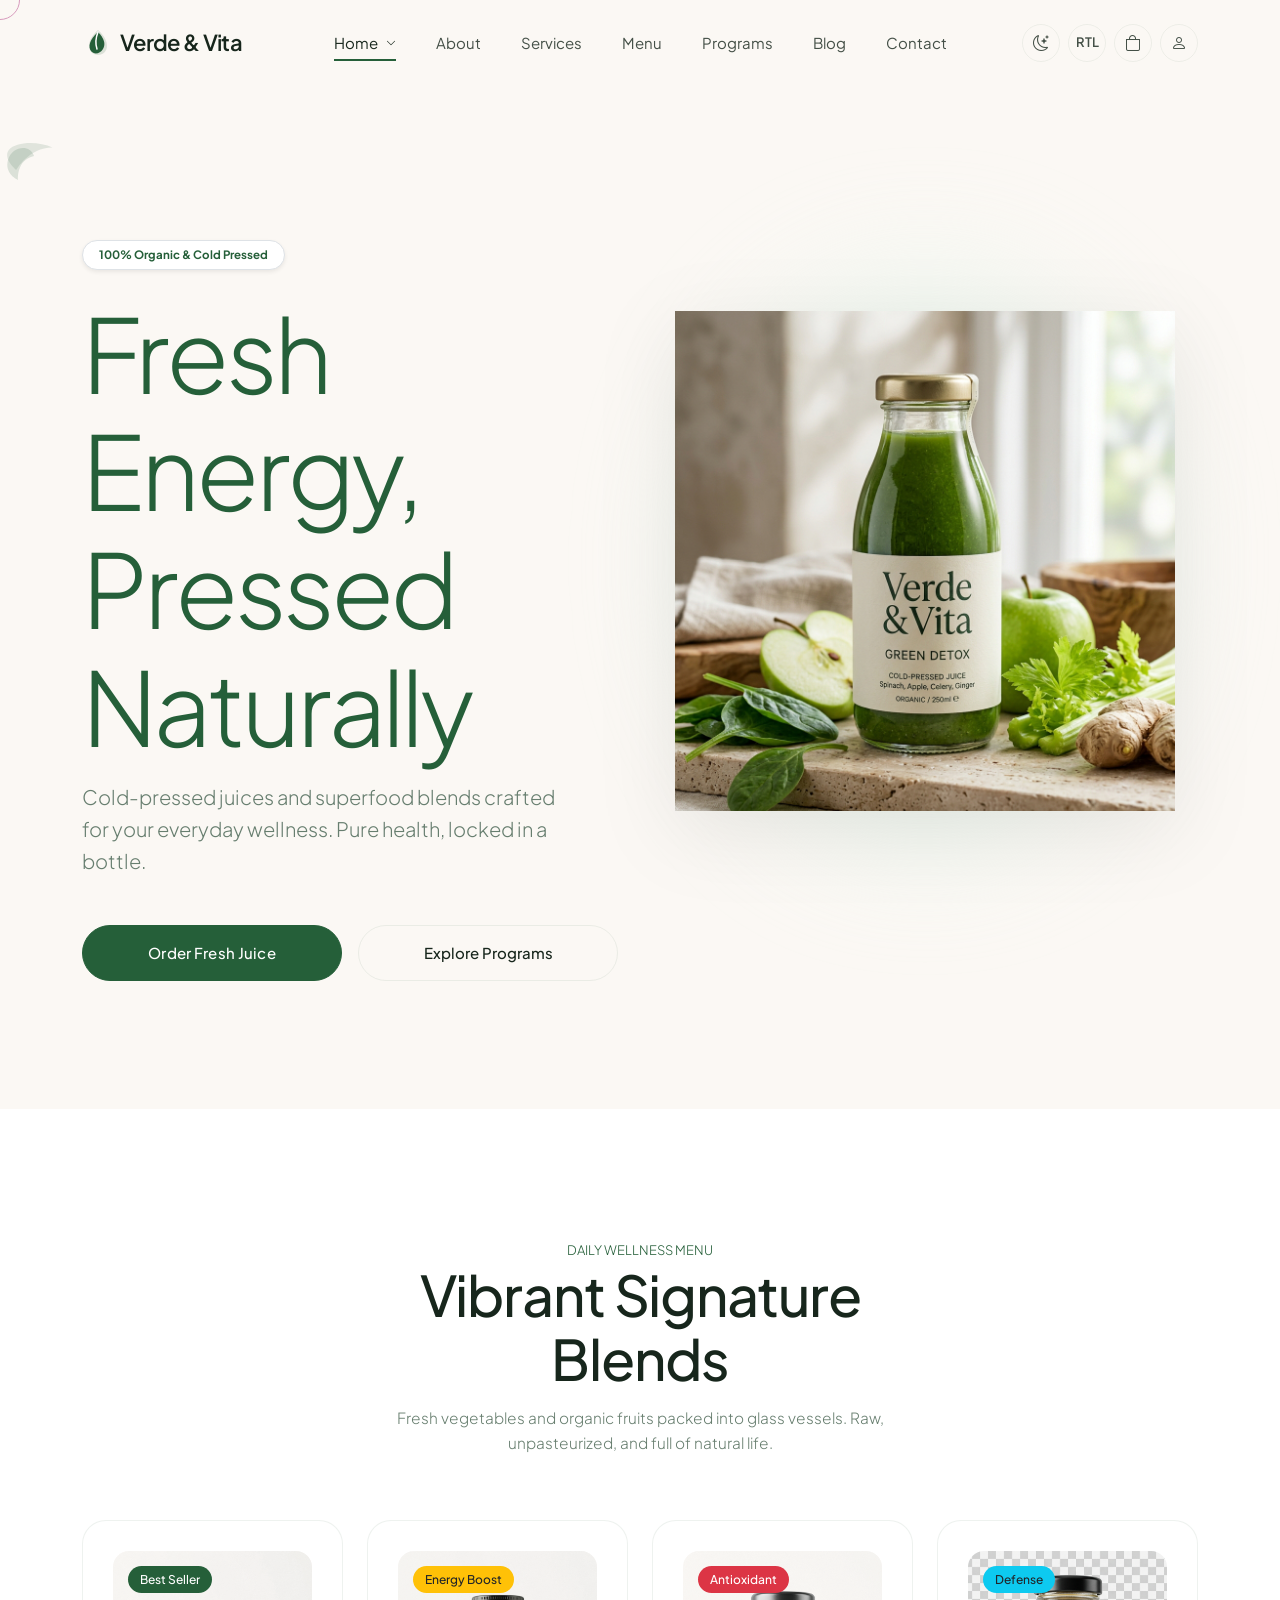
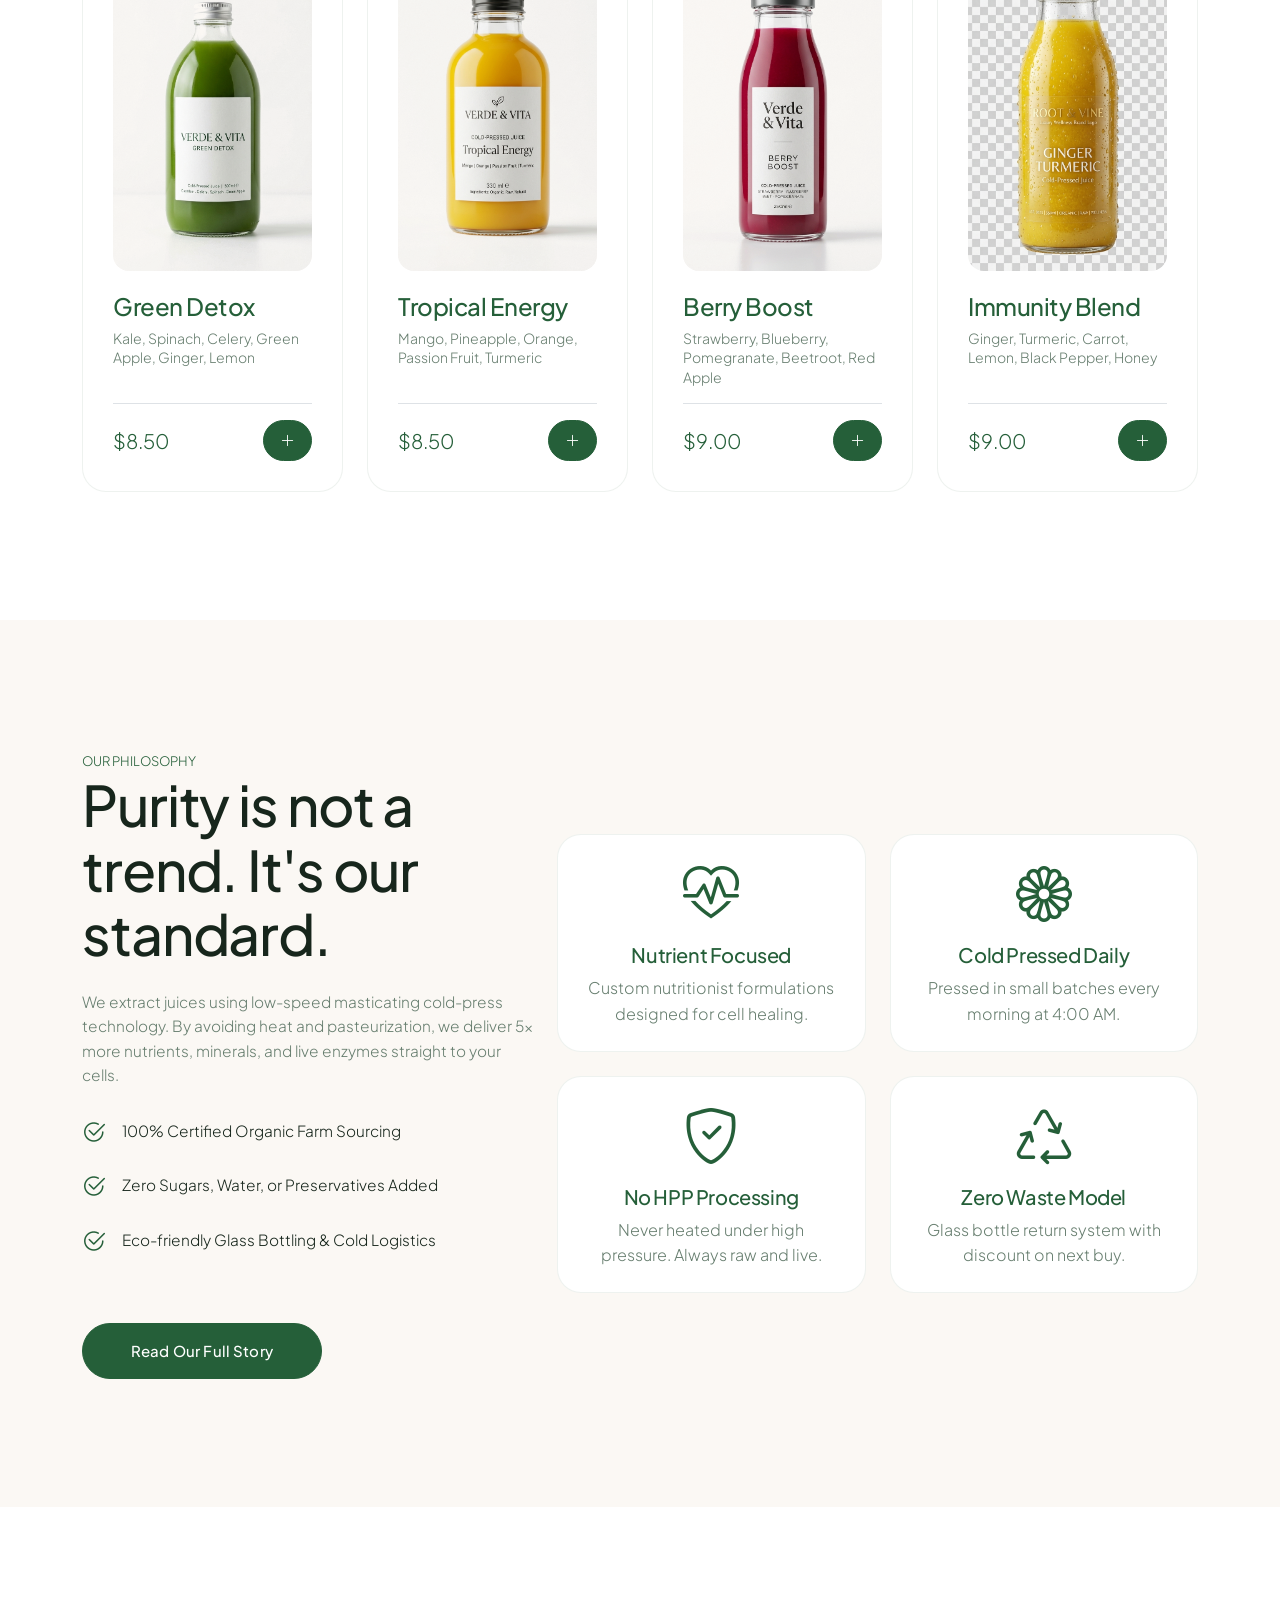
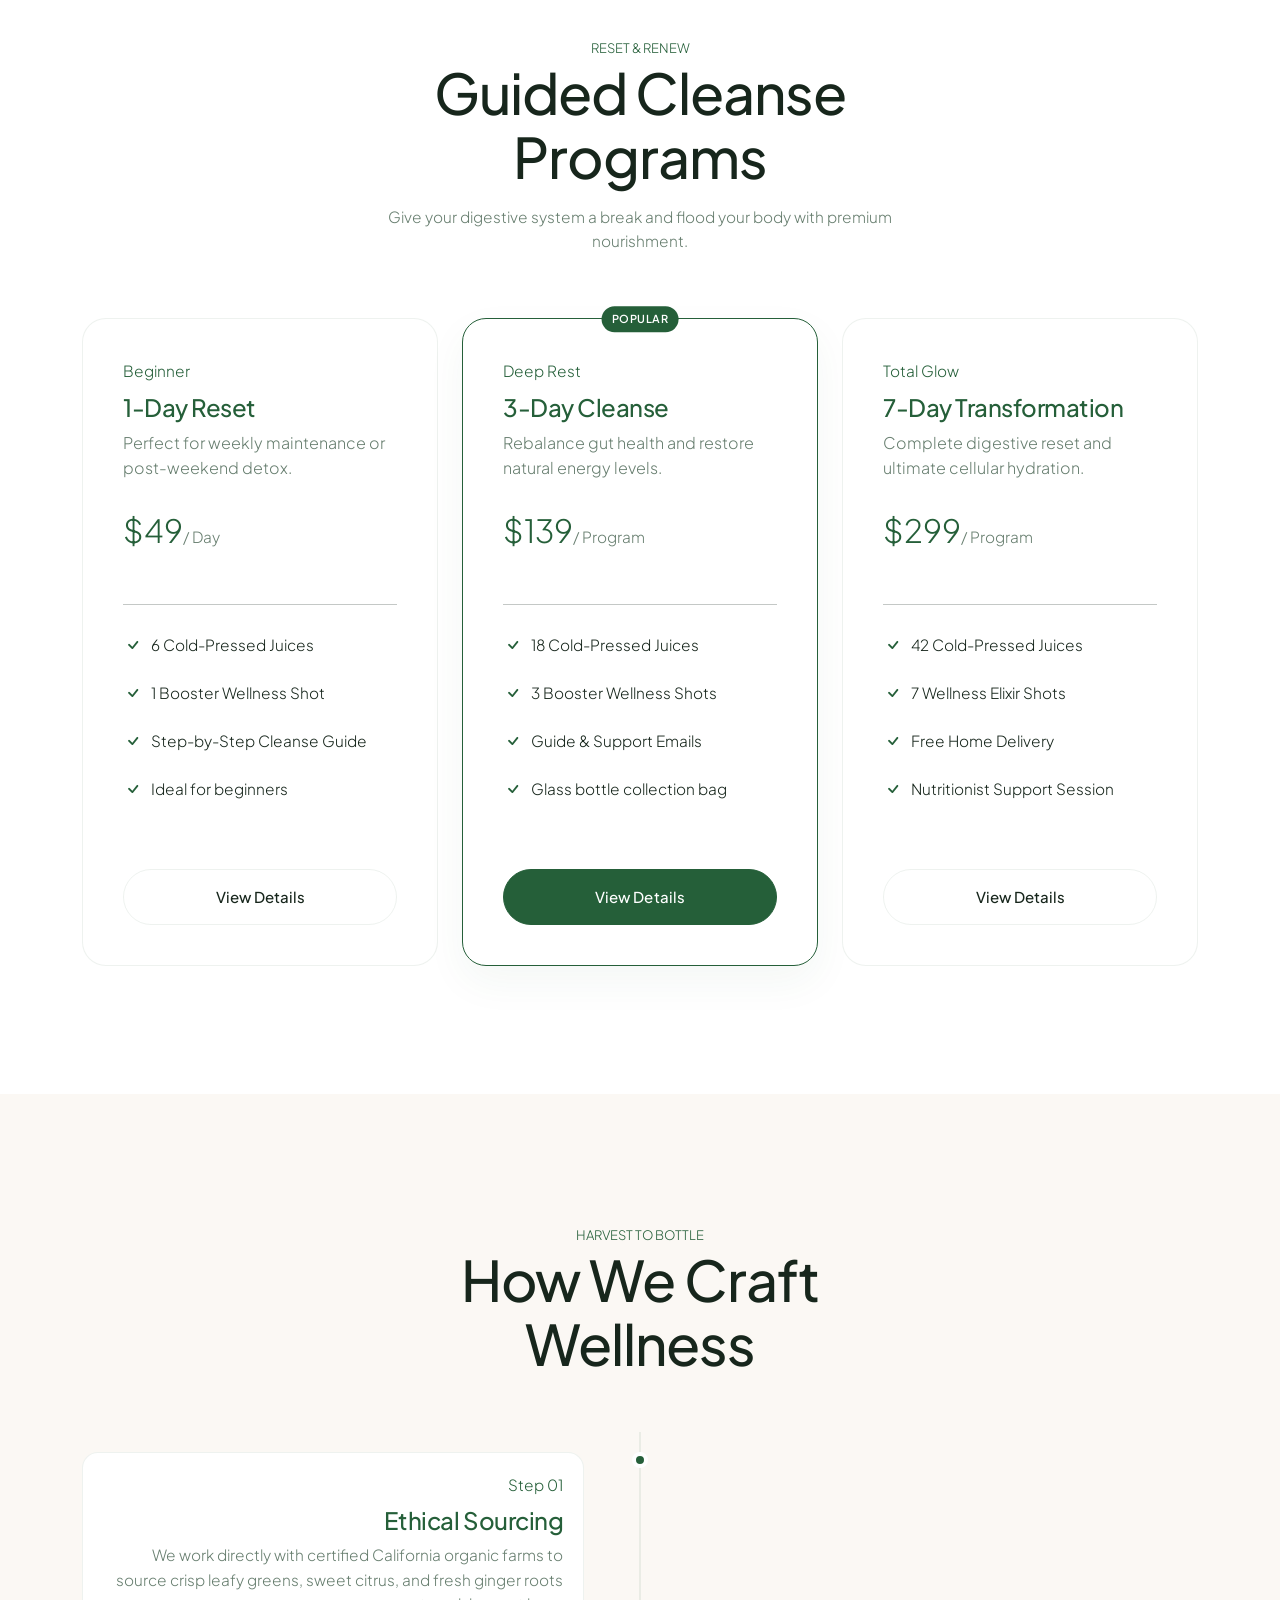
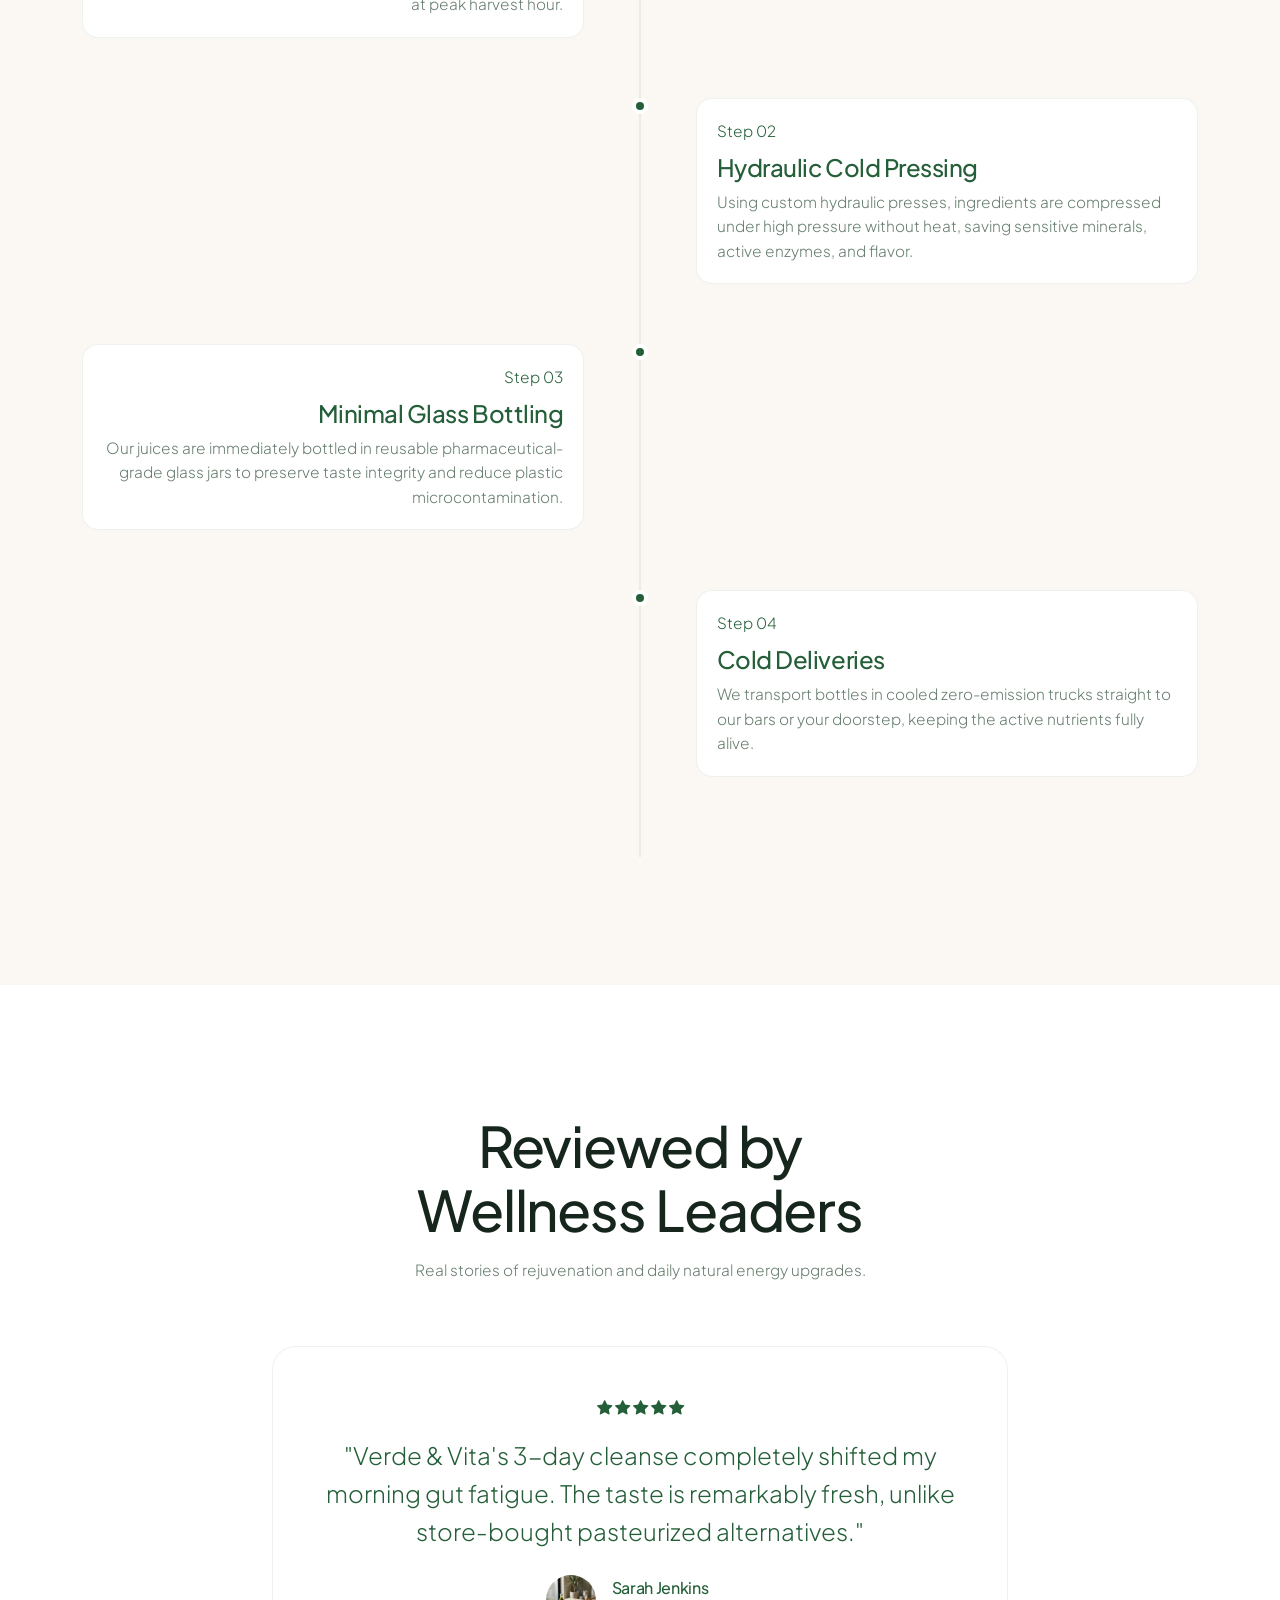
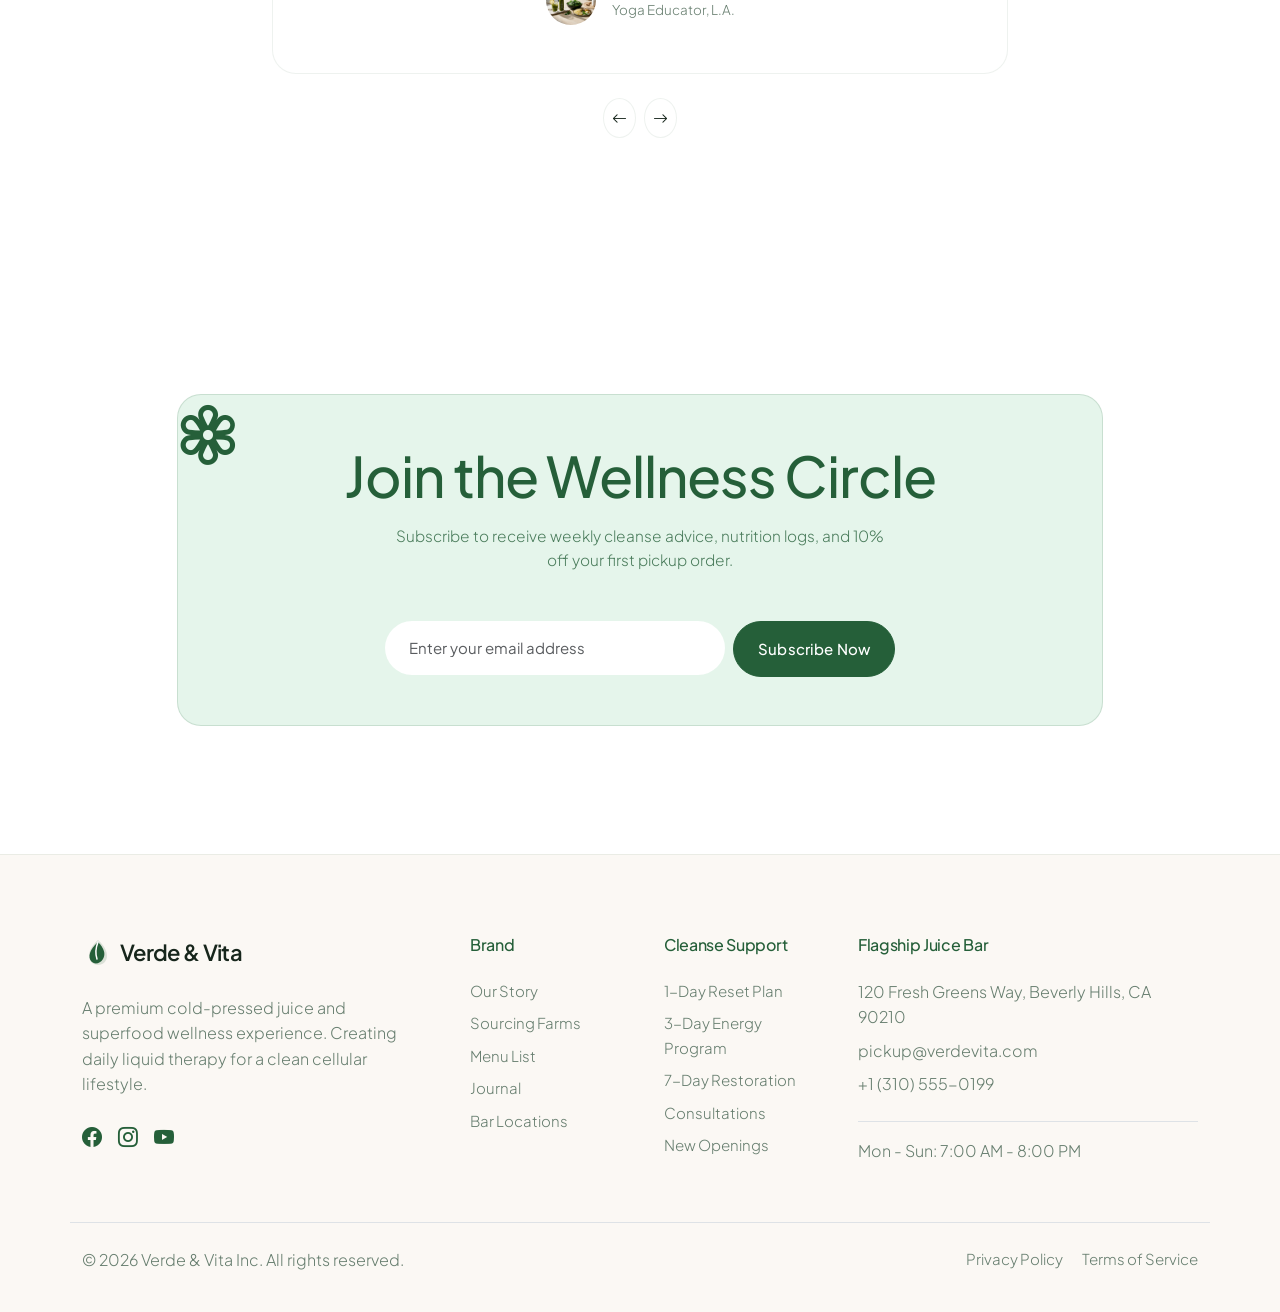
<file: index.html>
<!DOCTYPE html>
<html lang="en" dir="ltr" data-theme="light">
<head>
  <meta charset="UTF-8">
  <meta name="viewport" content="width=device-width, initial-scale=1.0">
  <meta name="description" content="Verde & Vita - Premium Cold-Pressed Juice & Superfood Bar template with luxury organic wellness brand identity. Cleanse and detox naturally.">
  <meta name="keywords" content="cold-pressed juice, organic, detox cleanse, wellness, superfoods, health bar">
  <title>Verde & Vita | Premium Cold-Pressed Juice & Superfood Bar</title>
  
  <!-- Favicon -->
  <link rel="icon" type="image/svg+xml" href="assets/images/favicon.svg">

  <!-- Bootstrap 5 CSS CDN (ID used for RTL swapping in main.js) -->
  <link id="bootstrap-css" rel="stylesheet" href="https://cdn.jsdelivr.net/npm/bootstrap@5.3.2/dist/css/bootstrap.min.css">
  
  <!-- Bootstrap Icons -->
  <link rel="stylesheet" href="https://cdn.jsdelivr.net/npm/bootstrap-icons@1.11.1/font/bootstrap-icons.css">
  
  <!-- Custom Stylesheets -->
  <link rel="stylesheet" href="assets/css/style.css">
  <link rel="stylesheet" href="assets/css/rtl.css">
  
  <!-- JSON-LD Business Schema for SEO -->
  <script type="application/ld+json">
    {
      "@context": "https://schema.org",
      "@type": "FoodEstablishment",
      "name": "Verde & Vita",
      "image": "assets/images/lifestyle_wellness.png",
      "description": "Premium Cold-Pressed Juices, Detox Programs & Superfood Bowls designed for luxury daily nutrition.",
      "address": {
        "@type": "PostalAddress",
        "streetAddress": "120 Fresh Greens Way",
        "addressLocality": "Beverly Hills",
        "addressRegion": "CA",
        "postalCode": "90210",
        "addressCountry": "US"
      },
      "telephone": "+1-310-555-0199",
      "priceRange": "$$"
    }
  </script>
</head>
<body>

  <!-- Custom Cursor Tracker -->
  <div class="custom-cursor"></div>

  <!-- Offcanvas Navigation Backdrop -->
  <div class="offcanvas-backdrop-custom"></div>

  <!-- Header Navbar -->
  <header>
    <nav class="navbar navbar-expand-xl navbar-custom">
      <div class="container">
        <!-- Logo -->
        <a class="navbar-brand navbar-brand-custom" href="index.html">
          <svg width="32" height="32" viewBox="0 0 32 32" fill="none" xmlns="http://www.w3.org/2000/svg">
            <path d="M16 3C16 3 25 10 25 19C25 24 21 28 16 28C11 28 7 24 7 19C7 10 16 3 16 3Z" fill="var(--color-primary)" fill-opacity="0.15"/>
            <path d="M16 5C22 11 24 17 21 22C18 27 12 28 9 24C6 20 7 13 16 5Z" fill="var(--color-primary)"/>
            <path d="M16 5C14 10 13 16 15 22" stroke="var(--bg-main)" stroke-width="1.5" stroke-linecap="round"/>
          </svg>
          <span>Verde & Vita</span>
        </a>

        <!-- Desktop Menu -->
        <div class="collapse navbar-collapse d-none d-xl-flex justify-content-center">
          <ul class="navbar-nav gap-2">
            <li class="nav-item dropdown">
              <a class="nav-link nav-link-custom active dropdown-toggle d-flex align-items-center gap-1" href="#" role="button" data-bs-toggle="dropdown" aria-expanded="false">Home <i class="bi bi-chevron-down ms-1" style="font-size: 10px;"></i></a>
              <ul class="dropdown-menu border-0 shadow-sm bg-card mt-2">
                <li><a class="dropdown-item py-2 px-3 active text-brand-primary" href="index.html">Home 1</a></li>
                <li><a class="dropdown-item py-2 px-3" href="home-2.html">Home 2</a></li>
              </ul>
            </li>
            <li class="nav-item"><a class="nav-link nav-link-custom" href="about.html">About</a></li>
            <li class="nav-item"><a class="nav-link nav-link-custom" href="services.html">Services</a></li>
            <li class="nav-item"><a class="nav-link nav-link-custom" href="menu.html">Menu</a></li>
            <li class="nav-item"><a class="nav-link nav-link-custom" href="service-details.html">Programs</a></li>
            <li class="nav-item"><a class="nav-link nav-link-custom" href="blog.html">Blog</a></li>
            <li class="nav-item"><a class="nav-link nav-link-custom" href="contact.html">Contact</a></li>
          </ul>

        </div>

        <!-- Header Actions -->
        <div class="d-flex align-items-center gap-2">
          <!-- Light/Dark Toggle -->
          <button class="toggle-icon-btn d-none d-xl-inline-flex theme-toggle-btn" aria-label="Toggle Theme">
            <i class="bi bi-moon-stars"></i>
          </button>
          
          <!-- RTL Toggle -->
          <button class="toggle-icon-btn d-none d-xl-inline-flex rtl-toggle-btn" style="font-size: 13px; font-weight: 600;">RTL</button>

          <!-- Shopping Cart Toggle -->
          <button class="toggle-icon-btn d-none d-xl-inline-flex cart-toggle-btn position-relative" aria-label="Open Cart">
            <i class="bi bi-bag"></i>
            <span class="position-absolute top-0 start-100 translate-middle badge rounded-pill bg-danger cart-count-badge" style="font-size: 10px; display: none;">0</span>
          </button>

          <!-- Profile Link -->
          <a href="login.html" class="toggle-icon-btn d-none d-xl-inline-flex" aria-label="Account Login">
            <i class="bi bi-person"></i>
          </a>

          <!-- Hamburger Button (Mobile Only) -->
          <button class="hamburger-custom d-xl-none" aria-label="Toggle Navigation">
            <span class="hamburger-line"></span>
            <span class="hamburger-line"></span>
            <span class="hamburger-line"></span>
          </button>
        </div>
      </div>
    </nav>
  </header>

  <!-- Mobile Offcanvas Menu -->
  <div class="offcanvas-custom d-xl-none" id="offcanvas-menu">
    <!-- Close Button -->
    <button class="btn-close position-absolute top-0 end-0 m-4" aria-label="Close Menu" onclick="document.querySelector('.hamburger-custom').click();" style="font-size: 18px; z-index: 10;"></button>
    <div class="d-flex flex-column h-100 justify-content-between">
      <ul class="navbar-nav gap-3 fs-3">
        <li class="nav-item dropdown">
          <a class="nav-link nav-link-custom active dropdown-toggle d-flex align-items-center justify-content-between" href="#" role="button" data-bs-toggle="dropdown" aria-expanded="false"><span>Home</span> <i class="bi bi-chevron-down" style="font-size: 14px;"></i></a>
          <ul class="dropdown-menu border-0 shadow-sm bg-card mt-2">
            <li><a class="dropdown-item py-2 px-3 active text-brand-primary" href="index.html">Home 1</a></li>
            <li><a class="dropdown-item py-2 px-3" href="home-2.html">Home 2</a></li>
          </ul>
        </li>
        <li class="nav-item"><a class="nav-link nav-link-custom" href="about.html">About</a></li>
        <li class="nav-item"><a class="nav-link nav-link-custom" href="services.html">Services</a></li>
        <li class="nav-item"><a class="nav-link nav-link-custom" href="menu.html">Menu</a></li>
        <li class="nav-item"><a class="nav-link nav-link-custom" href="service-details.html">Programs</a></li>
        <li class="nav-item"><a class="nav-link nav-link-custom" href="blog.html">Blog</a></li>
        <li class="nav-item"><a class="nav-link nav-link-custom" href="contact.html">Contact</a></li>
      </ul>
      <div class="d-flex justify-content-center gap-4 pt-4 border-top mt-auto mb-4">
        <button class="toggle-icon-btn theme-toggle-btn" aria-label="Toggle Theme">
          <i class="bi bi-moon-stars"></i>
        </button>
        <button class="toggle-icon-btn rtl-toggle-btn" style="font-size: 13px; font-weight: 600;">RTL</button>
        <button class="toggle-icon-btn cart-toggle-btn position-relative" aria-label="Open Cart" onclick="document.querySelector('.hamburger-custom').click();">
          <i class="bi bi-bag"></i>
          <span class="position-absolute top-0 start-100 translate-middle badge rounded-pill bg-danger cart-count-badge" style="font-size: 10px; display: none;">0</span>
        </button>
        <a href="login.html" class="toggle-icon-btn d-inline-flex" aria-label="Account Login">
          <i class="bi bi-person"></i>
        </a>
      </div>

    </div>
  </div>

  <!-- Cart Drawer (Offcanvas) -->
  <div class="cart-drawer-custom" id="cart-drawer">
    <div>
      <div class="d-flex justify-content-between align-items-center border-bottom pb-3 mb-4">
        <h4 class="mb-0 text-brand-primary font-weight-600">Your Fresh Order</h4>
        <button class="btn-close" id="cart-close-btn" aria-label="Close Cart"></button>
      </div>
      <!-- Cart Items Container -->
      <div id="cart-items-container" class="overflow-y-auto" style="max-height: 55vh;">
        <!-- Filled programmatically in main.js -->
      </div>
    </div>
    <div class="border-top pt-4">
      <div class="d-flex justify-content-between align-items-center mb-3">
        <span class="text-muted">Subtotal</span>
        <h4 class="mb-0 text-brand-primary font-weight-600" id="cart-subtotal">$0.00</h4>
      </div>
      <a href="menu.html" class="btn btn-brand w-100 py-3 mb-2">Proceed to Pickup Checkout</a>
      <button class="btn btn-brand-outline w-100 py-3" onclick="document.getElementById('cart-close-btn').click();">Continue Shopping</button>
    </div>
  </div>

  <!-- Main Content Wrap -->
  <main>

    <!-- Hero Section -->
    <section class="section-padding overflow-hidden position-relative" style="background-color: var(--bg-soft); padding-top: 140px;">
      <!-- Floating ingredient elements background -->
      <div class="position-absolute top-20 start-10 floating-element d-none d-md-block opacity-25" style="z-index: 1;">
        <svg width="48" height="48" viewBox="0 0 24 24" fill="var(--color-primary)" xmlns="http://www.w3.org/2000/svg">
          <path d="M17 8C8 10 9 20 9 20C9 20 2 17 4 10C6 3 15 2 17 8Z" opacity="0.6"/>
        </svg>
      </div>
      <div class="position-absolute bottom-20 end-20 floating-element-reverse d-none d-md-block opacity-25" style="z-index: 1;">
        <svg width="60" height="60" viewBox="0 0 24 24" fill="var(--color-primary)" xmlns="http://www.w3.org/2000/svg">
          <path d="M21 3C11.5 3 6.5 12 6.5 12C6.5 12 1 7.5 3.5 4C6.5 0.5 15.5 0.5 21 3Z" opacity="0.5"/>
        </svg>
      </div>

      <div class="container position-relative" style="z-index: 2;">
        <div class="row align-items-center">
          <!-- Left side copy -->
          <div class="col-lg-6 hero-split-left text-center text-lg-start">
            <span class="badge text-brand-primary bg-white border px-3 py-2 rounded-pill mb-4 shadow-sm mx-auto mx-lg-0" style="width: fit-content;">100% Organic & Cold Pressed</span>
            <h1 class="font-display-large text-brand-primary mb-3">Fresh Energy,<br>Pressed Naturally</h1>
            <p class="text-muted fs-5 mb-5 mx-auto mx-lg-0" style="max-width: 500px;">
              Cold-pressed juices and superfood blends crafted for your everyday wellness. Pure health, locked in a bottle.
            </p>
            <div class="d-flex flex-column flex-sm-row justify-content-center justify-content-lg-start align-items-center gap-3">
              <a href="menu.html" class="btn btn-brand px-5 py-3 w-100 w-sm-auto" style="max-width: 260px;">Order Fresh Juice</a>
              <a href="service-details.html" class="btn btn-brand-outline px-5 py-3 w-100 w-sm-auto" style="max-width: 260px;">Explore Programs</a>
            </div>
          </div>
          <!-- Right side parallax bottle visual -->
          <div class="col-lg-6 hero-split-right mt-5 mt-lg-0">
            <div class="hero-background-shape"></div>
            <div class="hero-juice-image-wrapper">
              <img src="assets/images/green_detox_hero.png" alt="Verde Green Juice Bottle" class="hero-juice-image floating-element">
            </div>
          </div>
        </div>
      </div>
    </section>

    <!-- Featured Juices Section -->
    <section class="section-padding">
      <div class="container text-center">
        <div class="row justify-content-center mb-5">
          <div class="col-lg-6 reveal-on-scroll">
            <span class="text-brand-primary font-weight-600 tracking-wide text-uppercase" style="font-size: 13px;">Daily Wellness Menu</span>
            <h2 class="h2-title mb-3">Vibrant Signature Blends</h2>
            <p class="text-muted">Fresh vegetables and organic fruits packed into glass vessels. Raw, unpasteurized, and full of natural life.</p>
          </div>
        </div>

        <div class="row g-4 justify-content-center">
          <!-- Card 1: Green Detox -->
          <div class="col-md-6 col-xl-3 reveal-on-scroll">
            <div class="glass-card text-start h-100" data-product-name="Green Detox" data-product-price="8.50" data-product-img="assets/images/green_detox.png">
              <div class="juice-card-img-wrap">
                <span class="juice-card-badge">Best Seller</span>
                <img src="assets/images/green_detox.png" alt="Green Detox Juice" class="juice-card-img">
              </div>
              <h3 class="fs-4 mb-2 text-brand-primary juice-title">Green Detox</h3>
              <p class="text-muted mb-3 ingredients-list" style="font-size: 14px; line-height: 1.4;">Kale, Spinach, Celery, Green Apple, Ginger, Lemon</p>
              <div class="d-flex justify-content-between align-items-center mt-auto pt-3 border-top">
                <span class="fs-5 price text-brand-primary font-weight-600">$8.50</span>
                <button class="btn btn-brand px-3 py-2 add-to-cart-btn" aria-label="Add Green Detox to cart">
                  <i class="bi bi-plus-lg"></i>
                </button>
              </div>
            </div>
          </div>

          <!-- Card 2: Tropical Energy -->
          <div class="col-md-6 col-xl-3 reveal-on-scroll" style="transition-delay: 0.1s;">
            <div class="glass-card text-start h-100" data-product-name="Tropical Energy" data-product-price="8.50" data-product-img="assets/images/tropical_energy.png">
              <div class="juice-card-img-wrap">
                <span class="juice-card-badge bg-warning text-dark">Energy Boost</span>
                <img src="assets/images/tropical_energy.png" alt="Tropical Energy Juice" class="juice-card-img">
              </div>
              <h3 class="fs-4 mb-2 text-brand-primary juice-title">Tropical Energy</h3>
              <p class="text-muted mb-3 ingredients-list" style="font-size: 14px; line-height: 1.4;">Mango, Pineapple, Orange, Passion Fruit, Turmeric</p>
              <div class="d-flex justify-content-between align-items-center mt-auto pt-3 border-top">
                <span class="fs-5 price text-brand-primary font-weight-600">$8.50</span>
                <button class="btn btn-brand px-3 py-2 add-to-cart-btn" aria-label="Add Tropical Energy to cart">
                  <i class="bi bi-plus-lg"></i>
                </button>
              </div>
            </div>
          </div>

          <!-- Card 3: Berry Boost -->
          <div class="col-md-6 col-xl-3 reveal-on-scroll" style="transition-delay: 0.2s;">
            <div class="glass-card text-start h-100" data-product-name="Berry Boost" data-product-price="9.00" data-product-img="assets/images/berry_boost.png">
              <div class="juice-card-img-wrap">
                <span class="juice-card-badge bg-danger">Antioxidant</span>
                <img src="assets/images/berry_boost.png" alt="Berry Boost Juice" class="juice-card-img">
              </div>
              <h3 class="fs-4 mb-2 text-brand-primary juice-title">Berry Boost</h3>
              <p class="text-muted mb-3 ingredients-list" style="font-size: 14px; line-height: 1.4;">Strawberry, Blueberry, Pomegranate, Beetroot, Red Apple</p>
              <div class="d-flex justify-content-between align-items-center mt-auto pt-3 border-top">
                <span class="fs-5 price text-brand-primary font-weight-600">$9.00</span>
                <button class="btn btn-brand px-3 py-2 add-to-cart-btn" aria-label="Add Berry Boost to cart">
                  <i class="bi bi-plus-lg"></i>
                </button>
              </div>
            </div>
          </div>

          <!-- Card 4: Immunity Blend -->
          <div class="col-md-6 col-xl-3 reveal-on-scroll" style="transition-delay: 0.3s;">
            <div class="glass-card text-start h-100" data-product-name="Immunity Blend" data-product-price="9.00" data-product-img="assets/images/immunity_blend.png">
              <div class="juice-card-img-wrap">
                <span class="juice-card-badge bg-info text-dark">Defense</span>
                <img src="assets/images/immunity_blend.png" alt="Immunity Blend Juice" class="juice-card-img">
              </div>
              <h3 class="fs-4 mb-2 text-brand-primary juice-title">Immunity Blend</h3>
              <p class="text-muted mb-3 ingredients-list" style="font-size: 14px; line-height: 1.4;">Ginger, Turmeric, Carrot, Lemon, Black Pepper, Honey</p>
              <div class="d-flex justify-content-between align-items-center mt-auto pt-3 border-top">
                <span class="fs-5 price text-brand-primary font-weight-600">$9.00</span>
                <button class="btn btn-brand px-3 py-2 add-to-cart-btn" aria-label="Add Immunity Blend to cart">
                  <i class="bi bi-plus-lg"></i>
                </button>
              </div>
            </div>
          </div>
        </div>
      </div>
    </section>

    <!-- Why Choose Us Section -->
    <section class="section-padding bg-soft-section">
      <div class="container">
        <div class="row align-items-center">
          <div class="col-lg-5 reveal-on-scroll text-center text-lg-start">
            <span class="text-brand-primary font-weight-600 tracking-wide text-uppercase" style="font-size: 13px;">Our Philosophy</span>
            <h2 class="h2-title mb-4">Purity is not a trend. It's our standard.</h2>
            <p class="text-muted mb-4 mx-auto mx-lg-0" style="max-width: 500px;">
              We extract juices using low-speed masticating cold-press technology. By avoiding heat and pasteurization, we deliver 5x more nutrients, minerals, and live enzymes straight to your cells.
            </p>
            <ul class="list-unstyled mb-5 text-start d-inline-block mx-auto mx-lg-0">
              <li class="mb-3 d-flex align-items-center gap-3">
                <i class="bi bi-check2-circle text-brand-primary fs-4"></i>
                <span>100% Certified Organic Farm Sourcing</span>
              </li>
              <li class="mb-3 d-flex align-items-center gap-3">
                <i class="bi bi-check2-circle text-brand-primary fs-4"></i>
                <span>Zero Sugars, Water, or Preservatives Added</span>
              </li>
              <li class="mb-3 d-flex align-items-center gap-3">
                <i class="bi bi-check2-circle text-brand-primary fs-4"></i>
                <span>Eco-friendly Glass Bottling & Cold Logistics</span>
              </li>
            </ul>
            <div>
              <a href="about.html" class="btn btn-brand px-5 py-3">Read Our Full Story</a>
            </div>
          </div>
          <div class="col-lg-7 mt-5 mt-lg-0 reveal-on-scroll">
            <div class="row g-4">
              <div class="col-sm-6">
                <div class="glass-card text-center p-4 h-100">
                  <div class="text-brand-primary mb-3">
                    <i class="bi bi-heart-pulse display-4"></i>
                  </div>
                  <h3 class="fs-5 mb-2 text-brand-primary">Nutrient Focused</h3>
                  <p class="text-muted fs-6 mb-0">Custom nutritionist formulations designed for cell healing.</p>
                </div>
              </div>
              <div class="col-sm-6">
                <div class="glass-card text-center p-4 h-100">
                  <div class="text-brand-primary mb-3">
                    <i class="bi bi-flower1 display-4"></i>
                  </div>
                  <h3 class="fs-5 mb-2 text-brand-primary">Cold Pressed Daily</h3>
                  <p class="text-muted fs-6 mb-0">Pressed in small batches every morning at 4:00 AM.</p>
                </div>
              </div>
              <div class="col-sm-6">
                <div class="glass-card text-center p-4 h-100">
                  <div class="text-brand-primary mb-3">
                    <i class="bi bi-shield-check display-4"></i>
                  </div>
                  <h3 class="fs-5 mb-2 text-brand-primary">No HPP Processing</h3>
                  <p class="text-muted fs-6 mb-0">Never heated under high pressure. Always raw and live.</p>
                </div>
              </div>
              <div class="col-sm-6">
                <div class="glass-card text-center p-4 h-100">
                  <div class="text-brand-primary mb-3">
                    <i class="bi bi-recycle display-4"></i>
                  </div>
                  <h3 class="fs-5 mb-2 text-brand-primary">Zero Waste Model</h3>
                  <p class="text-muted fs-6 mb-0">Glass bottle return system with discount on next buy.</p>
                </div>
              </div>
            </div>
          </div>
        </div>
      </div>
    </section>

    <!-- Cleanse Programs Section -->
    <section class="section-padding">
      <div class="container text-center">
        <div class="row justify-content-center mb-5">
          <div class="col-lg-6 reveal-on-scroll">
            <span class="text-brand-primary font-weight-600 tracking-wide text-uppercase" style="font-size: 13px;">Reset & Renew</span>
            <h2 class="h2-title mb-3">Guided Cleanse Programs</h2>
            <p class="text-muted">Give your digestive system a break and flood your body with premium nourishment.</p>
          </div>
        </div>

        <div class="row g-4 justify-content-center align-items-stretch">
          <!-- 1 Day Cleanse -->
          <div class="col-md-6 col-lg-4 reveal-on-scroll">
            <div class="pricing-card h-100 text-start">
              <span class="text-brand-primary font-weight-600 d-block mb-2">Beginner</span>
              <h3 class="fs-4 text-brand-primary">1-Day Reset</h3>
              <p class="text-muted fs-6 mb-4">Perfect for weekly maintenance or post-weekend detox.</p>
              <div class="d-flex align-items-baseline mb-4">
                <span class="fs-2 text-brand-primary font-weight-600">$49</span>
                <span class="text-muted">/ Day</span>
              </div>
              <hr class="my-4">
              <ul class="list-unstyled mb-5">
                <li class="mb-3 d-flex align-items-center gap-2"><i class="bi bi-check text-brand-primary fs-5"></i> 6 Cold-Pressed Juices</li>
                <li class="mb-3 d-flex align-items-center gap-2"><i class="bi bi-check text-brand-primary fs-5"></i> 1 Booster Wellness Shot</li>
                <li class="mb-3 d-flex align-items-center gap-2"><i class="bi bi-check text-brand-primary fs-5"></i> Step-by-Step Cleanse Guide</li>
                <li class="mb-3 d-flex align-items-center gap-2"><i class="bi bi-check text-brand-primary fs-5"></i> Ideal for beginners</li>
              </ul>
              <a href="service-details.html" class="btn btn-brand-outline w-100 text-center py-3">View Details</a>
            </div>
          </div>

          <!-- 3 Day Cleanse -->
          <div class="col-md-6 col-lg-4 reveal-on-scroll">
            <div class="pricing-card featured h-100 text-start">
              <span class="text-brand-primary font-weight-600 d-block mb-2">Deep Rest</span>
              <h3 class="fs-4 text-brand-primary">3-Day Cleanse</h3>
              <p class="text-muted fs-6 mb-4">Rebalance gut health and restore natural energy levels.</p>
              <div class="d-flex align-items-baseline mb-4">
                <span class="fs-2 text-brand-primary font-weight-600">$139</span>
                <span class="text-muted">/ Program</span>
              </div>
              <hr class="my-4">
              <ul class="list-unstyled mb-5">
                <li class="mb-3 d-flex align-items-center gap-2"><i class="bi bi-check text-brand-primary fs-5"></i> 18 Cold-Pressed Juices</li>
                <li class="mb-3 d-flex align-items-center gap-2"><i class="bi bi-check text-brand-primary fs-5"></i> 3 Booster Wellness Shots</li>
                <li class="mb-3 d-flex align-items-center gap-2"><i class="bi bi-check text-brand-primary fs-5"></i> Guide & Support Emails</li>
                <li class="mb-3 d-flex align-items-center gap-2"><i class="bi bi-check text-brand-primary fs-5"></i> Glass bottle collection bag</li>
              </ul>
              <a href="service-details.html" class="btn btn-brand w-100 text-center py-3">View Details</a>
            </div>
          </div>

          <!-- 7 Day Cleanse -->
          <div class="col-md-6 col-lg-4 reveal-on-scroll">
            <div class="pricing-card h-100 text-start">
              <span class="text-brand-primary font-weight-600 d-block mb-2">Total Glow</span>
              <h3 class="fs-4 text-brand-primary">7-Day Transformation</h3>
              <p class="text-muted fs-6 mb-4">Complete digestive reset and ultimate cellular hydration.</p>
              <div class="d-flex align-items-baseline mb-4">
                <span class="fs-2 text-brand-primary font-weight-600">$299</span>
                <span class="text-muted">/ Program</span>
              </div>
              <hr class="my-4">
              <ul class="list-unstyled mb-5">
                <li class="mb-3 d-flex align-items-center gap-2"><i class="bi bi-check text-brand-primary fs-5"></i> 42 Cold-Pressed Juices</li>
                <li class="mb-3 d-flex align-items-center gap-2"><i class="bi bi-check text-brand-primary fs-5"></i> 7 Wellness Elixir Shots</li>
                <li class="mb-3 d-flex align-items-center gap-2"><i class="bi bi-check text-brand-primary fs-5"></i> Free Home Delivery</li>
                <li class="mb-3 d-flex align-items-center gap-2"><i class="bi bi-check text-brand-primary fs-5"></i> Nutritionist Support Session</li>
              </ul>
              <a href="service-details.html" class="btn btn-brand-outline w-100 text-center py-3">View Details</a>
            </div>
          </div>
        </div>
      </div>
    </section>

    <!-- Interactive Journey Timeline -->
    <section class="section-padding bg-soft-section">
      <div class="container">
        <div class="row justify-content-center mb-5 text-center">
          <div class="col-lg-6 reveal-on-scroll">
            <span class="text-brand-primary font-weight-600 tracking-wide text-uppercase" style="font-size: 13px;">Harvest to Bottle</span>
            <h2 class="h2-title">How We Craft Wellness</h2>
          </div>
        </div>

        <div class="timeline-vertical">
          <!-- Step 1 -->
          <div class="timeline-item reveal-on-scroll">
            <div class="timeline-dot"></div>
            <div class="timeline-content">
              <span class="text-brand-primary font-weight-600">Step 01</span>
              <h3 class="fs-4 my-2 text-brand-primary">Ethical Sourcing</h3>
              <p class="text-muted mb-0">We work directly with certified California organic farms to source crisp leafy greens, sweet citrus, and fresh ginger roots at peak harvest hour.</p>
            </div>
          </div>

          <!-- Step 2 -->
          <div class="timeline-item reveal-on-scroll">
            <div class="timeline-dot"></div>
            <div class="timeline-content">
              <span class="text-brand-primary font-weight-600">Step 02</span>
              <h3 class="fs-4 my-2 text-brand-primary">Hydraulic Cold Pressing</h3>
              <p class="text-muted mb-0">Using custom hydraulic presses, ingredients are compressed under high pressure without heat, saving sensitive minerals, active enzymes, and flavor.</p>
            </div>
          </div>

          <!-- Step 3 -->
          <div class="timeline-item reveal-on-scroll">
            <div class="timeline-dot"></div>
            <div class="timeline-content">
              <span class="text-brand-primary font-weight-600">Step 03</span>
              <h3 class="fs-4 my-2 text-brand-primary">Minimal Glass Bottling</h3>
              <p class="text-muted mb-0">Our juices are immediately bottled in reusable pharmaceutical-grade glass jars to preserve taste integrity and reduce plastic microcontamination.</p>
            </div>
          </div>

          <!-- Step 4 -->
          <div class="timeline-item reveal-on-scroll">
            <div class="timeline-dot"></div>
            <div class="timeline-content">
              <span class="text-brand-primary font-weight-600">Step 04</span>
              <h3 class="fs-4 my-2 text-brand-primary">Cold Deliveries</h3>
              <p class="text-muted mb-0">We transport bottles in cooled zero-emission trucks straight to our bars or your doorstep, keeping the active nutrients fully alive.</p>
            </div>
          </div>
        </div>
      </div>
    </section>

    <!-- Testimonials Slider Section -->
    <section class="section-padding">
      <div class="container text-center">
        <div class="row justify-content-center mb-5">
          <div class="col-lg-6 reveal-on-scroll">
            <h2 class="h2-title mb-3">Reviewed by Wellness Leaders</h2>
            <p class="text-muted">Real stories of rejuvenation and daily natural energy upgrades.</p>
          </div>
        </div>

        <div class="row justify-content-center">
          <div class="col-lg-8 reveal-on-scroll">
            <div id="testimonialCarousel" class="carousel slide" data-bs-ride="carousel">
              <div class="carousel-inner glass-card p-5">
                <!-- Testimonial 1 -->
                <div class="carousel-item active">
                  <div class="text-brand-primary mb-3">
                    <i class="bi bi-star-fill"></i>
                    <i class="bi bi-star-fill"></i>
                    <i class="bi bi-star-fill"></i>
                    <i class="bi bi-star-fill"></i>
                    <i class="bi bi-star-fill"></i>
                  </div>
                  <blockquote class="blockquote fs-4 text-brand-primary mb-4" style="font-weight: 300;">
                    "Verde & Vita's 3-day cleanse completely shifted my morning gut fatigue. The taste is remarkably fresh, unlike store-bought pasteurized alternatives."
                  </blockquote>
                  <div class="d-flex align-items-center justify-content-center gap-3">
                    <img src="assets/images/lifestyle_wellness.png" alt="Sarah Jenkins" class="rounded-circle" style="width: 50px; height: 50px; object-fit: cover;">
                    <div class="text-start">
                      <h6 class="mb-0 text-brand-primary font-weight-600">Sarah Jenkins</h6>
                      <small class="text-muted">Yoga Educator, L.A.</small>
                    </div>
                  </div>
                </div>

                <!-- Testimonial 2 -->
                <div class="carousel-item">
                  <div class="text-brand-primary mb-3">
                    <i class="bi bi-star-fill"></i>
                    <i class="bi bi-star-fill"></i>
                    <i class="bi bi-star-fill"></i>
                    <i class="bi bi-star-fill"></i>
                    <i class="bi bi-star-fill"></i>
                  </div>
                  <blockquote class="blockquote fs-4 text-brand-primary mb-4" style="font-weight: 300;">
                    "As an athlete, the Green Detox and Tropical Energy are my default morning fuels. The hydration and clean energy curves are phenomenal."
                  </blockquote>
                  <div class="d-flex align-items-center justify-content-center gap-3">
                    <img src="assets/images/lifestyle_wellness.png" alt="Marcus Vance" class="rounded-circle" style="width: 50px; height: 50px; object-fit: cover;">
                    <div class="text-start">
                      <h6 class="mb-0 text-brand-primary font-weight-600">Marcus Vance</h6>
                      <small class="text-muted">Performance Coach</small>
                    </div>
                  </div>
                </div>
              </div>
              
              <!-- Carousel Controls -->
              <div class="d-flex justify-content-center gap-2 mt-4">
                <button class="btn btn-brand-outline rounded-circle p-2" type="button" data-bs-target="#testimonialCarousel" data-bs-slide="prev" aria-label="Previous Testimonial">
                  <i class="bi bi-arrow-left"></i>
                </button>
                <button class="btn btn-brand-outline rounded-circle p-2" type="button" data-bs-target="#testimonialCarousel" data-bs-slide="next" aria-label="Next Testimonial">
                  <i class="bi bi-arrow-right"></i>
                </button>
              </div>
            </div>
          </div>
        </div>
      </div>
    </section>

    <!-- Newsletter Subscription Section -->
    <section class="section-padding">
      <div class="container">
        <div class="row justify-content-center">
          <div class="col-lg-10 reveal-on-scroll">
            <div class="glass-card text-center p-5 position-relative overflow-hidden" style="background-color: var(--color-primary-light); border-color: rgba(37,95,59,0.15);">
              <!-- Background organic leafy patterns -->
              <div class="position-absolute top-0 start-0 floating-element opacity-10" style="transform: translate(-10px, -10px);">
                <i class="bi bi-flower3 display-1 text-brand-primary"></i>
              </div>
              
              <h2 class="h2-title text-brand-primary mb-3">Join the Wellness Circle</h2>
              <p class="text-brand-primary mb-4 mx-auto" style="max-width: 500px; opacity: 0.8;">Subscribe to receive weekly cleanse advice, nutrition logs, and 10% off your first pickup order.</p>
              
              <form class="row g-2 justify-content-center mt-3" id="newsletter-form" onsubmit="event.preventDefault(); document.getElementById('newsletter-success').style.display='block'; this.reset();">
                <div class="col-md-6 col-lg-5">
                  <input type="email" class="form-control rounded-pill border-0 px-4 py-3" placeholder="Enter your email address" required style="font-size: 15px;">
                </div>
                <div class="col-auto">
                  <button type="submit" class="btn btn-brand py-3 px-4" style="white-space: nowrap;">Subscribe Now</button>
                </div>
              </form>
              
              <div id="newsletter-success" class="alert alert-success border-0 rounded-pill mt-4 mx-auto text-brand-primary" style="display: none; max-width: 500px; background-color: var(--bg-main);">
                <i class="bi bi-check-circle-fill me-2"></i> Welcome to the Circle! Check your inbox for your 10% discount code.
              </div>
            </div>
          </div>
        </div>
      </div>
    </section>

  </main>

  <!-- Footer -->
  <footer class="footer-custom">
    <div class="container">
      <div class="row g-5">
        <!-- Logo & Brand statement -->
        <div class="col-xl-4 col-lg-6 col-md-6">
          <a class="navbar-brand navbar-brand-custom mb-4" href="index.html">
            <svg width="32" height="32" viewBox="0 0 32 32" fill="none" xmlns="http://www.w3.org/2000/svg">
              <path d="M16 3C16 3 25 10 25 19C25 24 21 28 16 28C11 28 7 24 7 19C7 10 16 3 16 3Z" fill="var(--color-primary)" fill-opacity="0.15"/>
              <path d="M16 5C22 11 24 17 21 22C18 27 12 28 9 24C6 20 7 13 16 5Z" fill="var(--color-primary)"/>
              <path d="M16 5C14 10 13 16 15 22" stroke="var(--bg-main)" stroke-width="1.5" stroke-linecap="round"/>
            </svg>
            <span>Verde & Vita</span>
          </a>
          <p class="text-muted mb-4 fs-6" style="max-width: 320px;">
            A premium cold-pressed juice and superfood wellness experience. Creating daily liquid therapy for a clean cellular lifestyle.
          </p>
          <div class="d-flex gap-3 fs-5">
            <a href="#" class="text-brand-primary" aria-label="Facebook"><i class="bi bi-facebook"></i></a>
            <a href="#" class="text-brand-primary" aria-label="Instagram"><i class="bi bi-instagram"></i></a>
            <a href="#" class="text-brand-primary" aria-label="Youtube"><i class="bi bi-youtube"></i></a>
          </div>
        </div>

        <!-- Quick Links -->
        <div class="col-xl-2 col-lg-6 col-md-6 col-6">
          <h5 class="mb-4 text-brand-primary font-weight-600 fs-6 uppercase tracking-wide">Brand</h5>
          <ul class="list-unstyled d-flex flex-column gap-2">
            <li><a href="about.html" class="footer-link">Our Story</a></li>
            <li><a href="services.html" class="footer-link">Sourcing Farms</a></li>
            <li><a href="menu.html" class="footer-link">Menu List</a></li>
            <li><a href="blog.html" class="footer-link">Journal</a></li>
            <li><a href="contact.html" class="footer-link">Bar Locations</a></li>
          </ul>
        </div>

        <!-- Resources -->
        <div class="col-xl-2 col-lg-6 col-md-6 col-6">
          <h5 class="mb-4 text-brand-primary font-weight-600 fs-6 uppercase tracking-wide">Cleanse Support</h5>
          <ul class="list-unstyled d-flex flex-column gap-2">
            <li><a href="service-details.html" class="footer-link">1-Day Reset Plan</a></li>
            <li><a href="service-details.html" class="footer-link">3-Day Energy Program</a></li>
            <li><a href="service-details.html" class="footer-link">7-Day Restoration</a></li>
            <li><a href="contact.html" class="footer-link">Consultations</a></li>
            <li><a href="coming-soon.html" class="footer-link">New Openings</a></li>
          </ul>
        </div>

        <!-- Contact details -->
        <div class="col-xl-4 col-lg-6 col-md-6">
          <h5 class="mb-4 text-brand-primary font-weight-600 fs-6 uppercase tracking-wide">Flagship Juice Bar</h5>
          <p class="text-muted fs-6 mb-2">120 Fresh Greens Way, Beverly Hills, CA 90210</p>
          <p class="text-muted fs-6 mb-2">pickup@verdevita.com</p>
          <p class="text-muted fs-6 mb-4">+1 (310) 555-0199</p>
          <span class="text-muted fs-6 d-block border-top pt-3">Mon - Sun: 7:00 AM - 8:00 PM</span>
        </div>
      </div>

      <div class="row mt-5 pt-4 border-top">
        <div class="col-md-6 text-center text-md-start">
          <p class="text-muted fs-6 mb-0">&copy; 2026 Verde & Vita Inc. All rights reserved.</p>
        </div>
        <div class="col-md-6 text-center text-md-end mt-3 mt-md-0">
          <a href="404.html" class="footer-link me-3">Privacy Policy</a>
          <a href="404.html" class="footer-link">Terms of Service</a>
        </div>
      </div>
    </div>
  </footer>

  <!-- Back to top button -->
  <button class="btn-back-to-top" aria-label="Scroll Back to Top">
    <i class="bi bi-chevron-up"></i>
  </button>

  <!-- Bootstrap Bundle with Popper CDN -->
  <script src="https://cdn.jsdelivr.net/npm/bootstrap@5.3.2/dist/js/bootstrap.bundle.min.js"></script>
  
  <!-- Core Custom Javascripts -->
  <script src="assets/js/main.js"></script>
  <script src="assets/js/animations.js"></script>
</body>
</html>
</file>
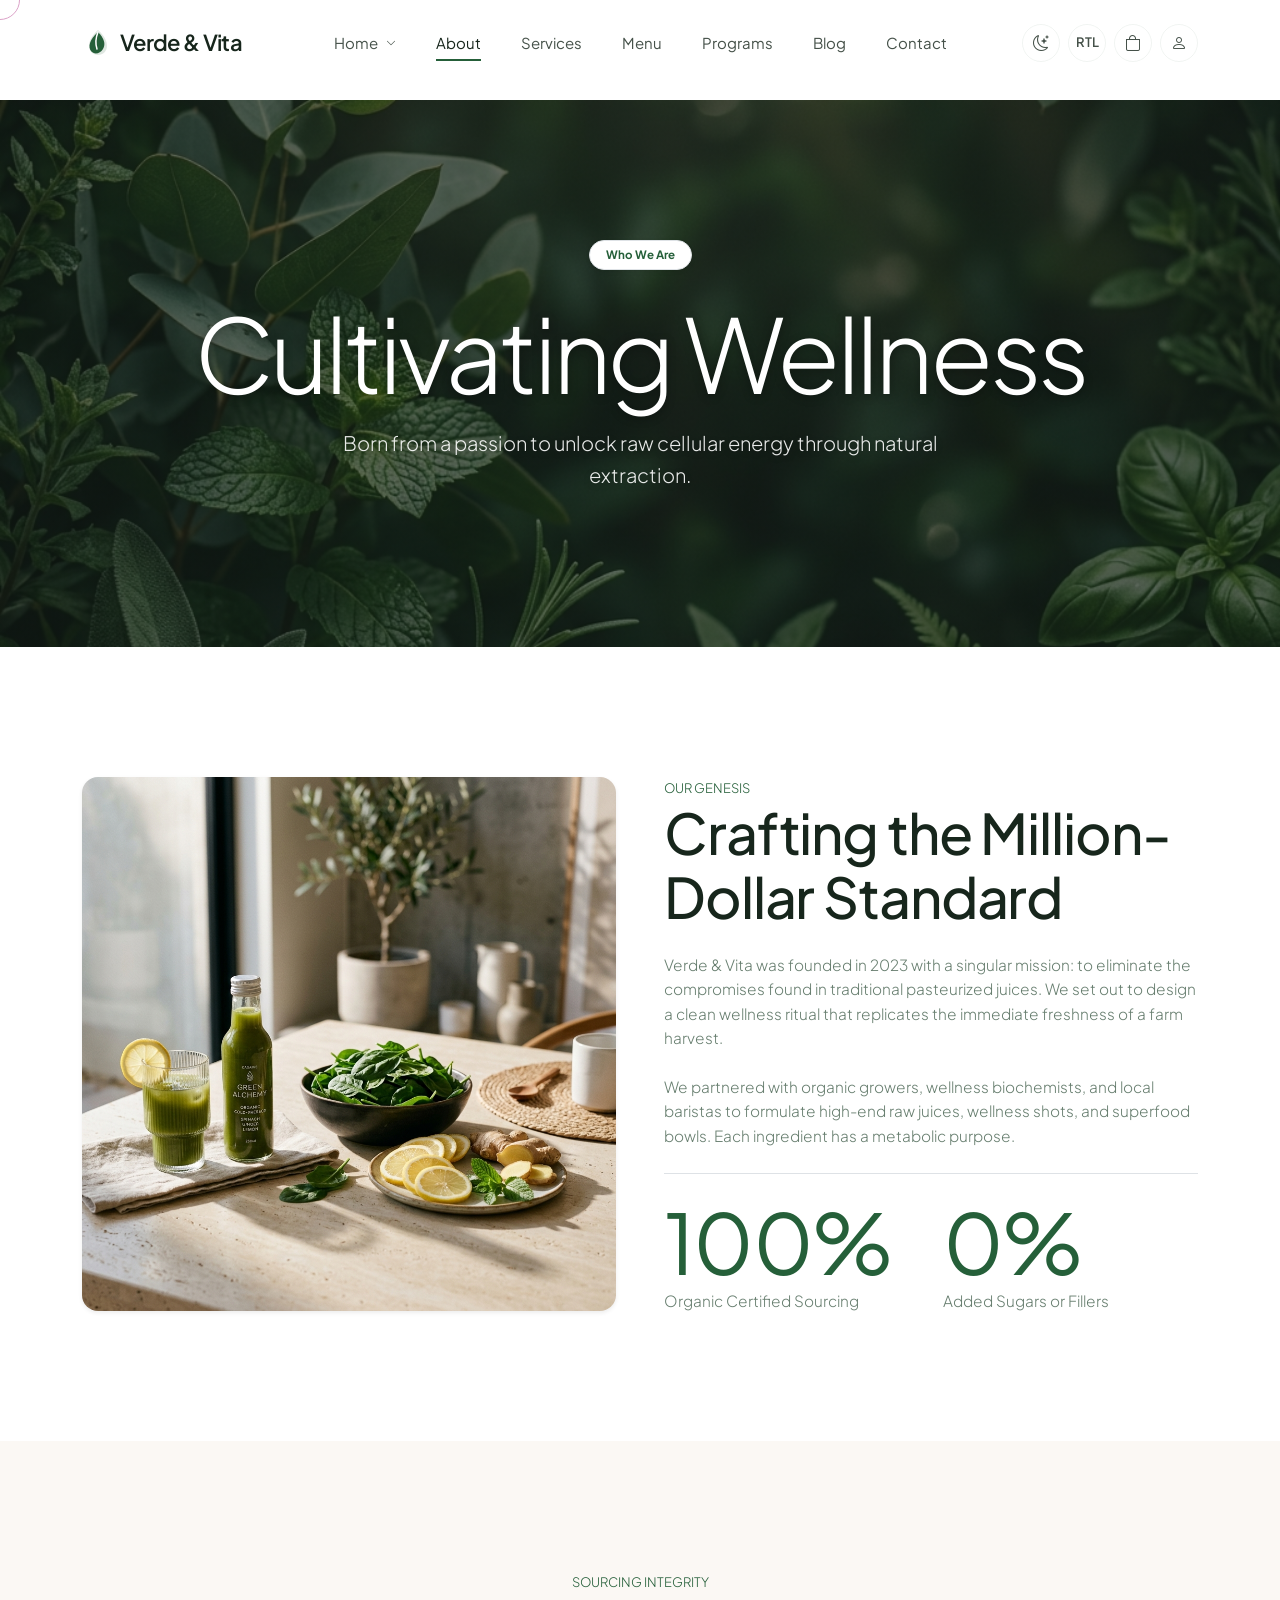
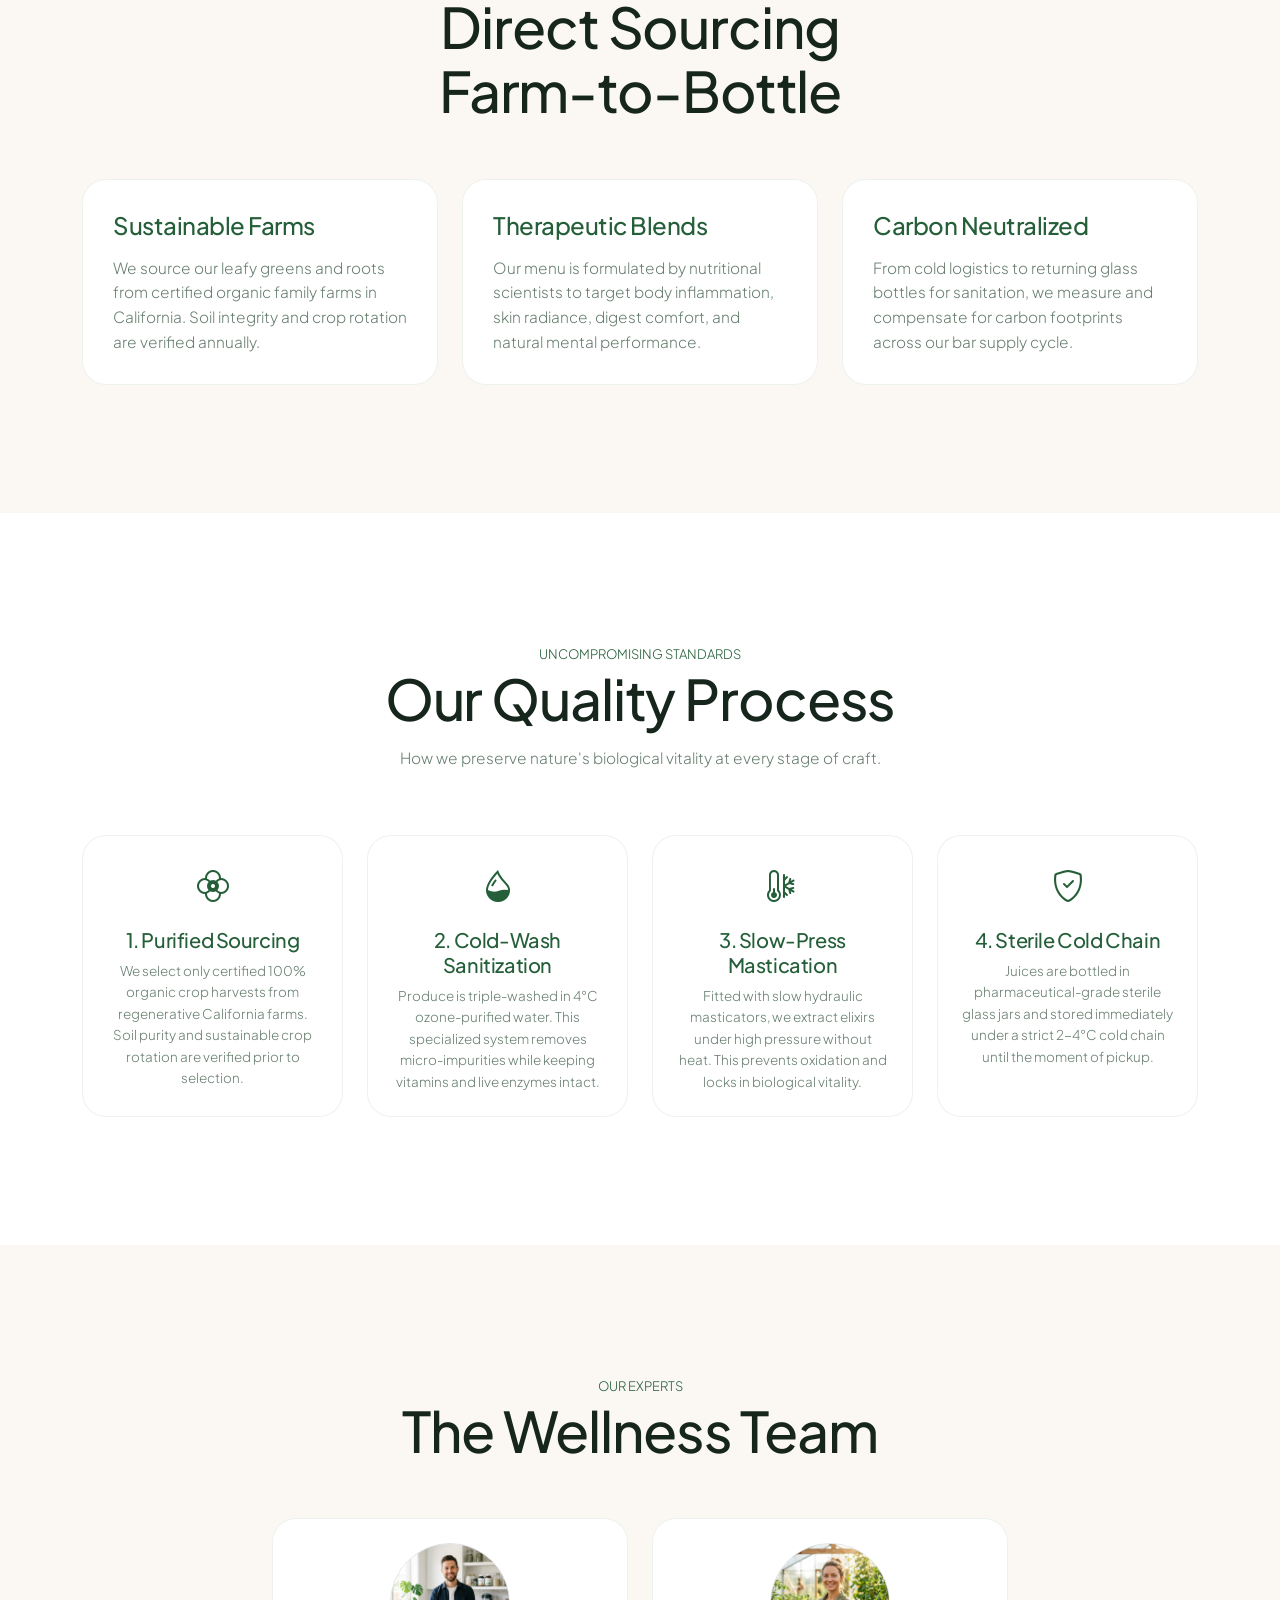
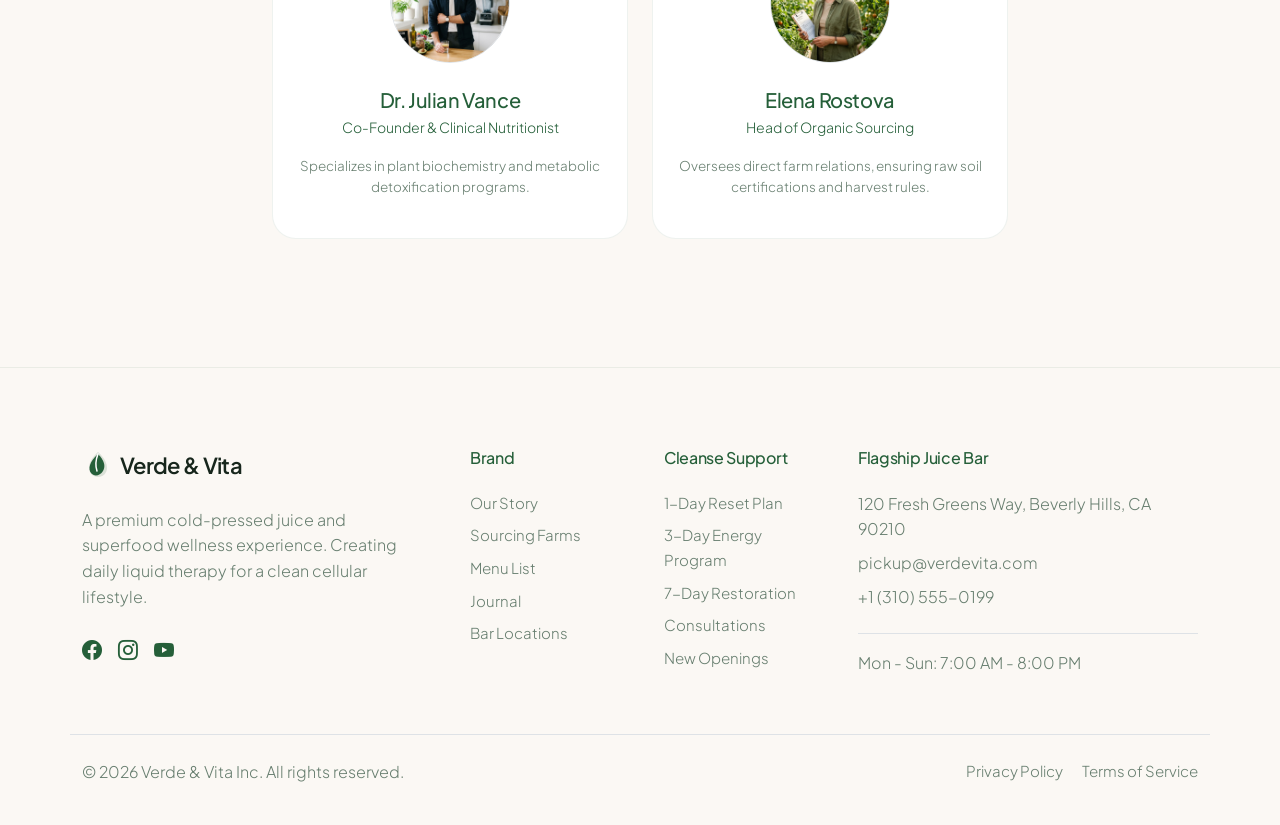
<file: about.html>
<!DOCTYPE html>
<html lang="en" dir="ltr" data-theme="light">
<head>
  <meta charset="UTF-8">
  <meta name="viewport" content="width=device-width, initial-scale=1.0">
  <meta name="description" content="Verde & Vita - Organic sourcing, brand philosophy, and our wellness team.">
  <meta name="keywords" content="organic, wellness, team, cold-pressed juice, sourcing, story">
  <title>Verde & Vita | Our Story & Philosophy</title>
  
  <!-- Favicon -->
  <link rel="icon" type="image/svg+xml" href="assets/images/favicon.svg">

  <!-- Bootstrap 5 CSS CDN -->
  <link id="bootstrap-css" rel="stylesheet" href="https://cdn.jsdelivr.net/npm/bootstrap@5.3.2/dist/css/bootstrap.min.css">
  <link rel="stylesheet" href="https://cdn.jsdelivr.net/npm/bootstrap-icons@1.11.1/font/bootstrap-icons.css">
  
  <!-- Custom Stylesheets -->
  <link rel="stylesheet" href="assets/css/style.css">
  <link rel="stylesheet" href="assets/css/rtl.css">
</head>
<body>

  <div class="custom-cursor"></div>
  <div class="offcanvas-backdrop-custom"></div>

  <!-- Header Navbar -->
  <header>
  <nav class="navbar navbar-expand-xl navbar-custom">
   <div class="container">
    <!-- Logo -->
    <a class="navbar-brand navbar-brand-custom" href="index.html">
     <svg width="32" height="32" viewBox="0 0 32 32" fill="none" xmlns="http://www.w3.org/2000/svg">
      <path d="M16 3C16 3 25 10 25 19C25 24 21 28 16 28C11 28 7 24 7 19C7 10 16 3 16 3Z" fill="var(--color-primary)" fill-opacity="0.15"/>
      <path d="M16 5C22 11 24 17 21 22C18 27 12 28 9 24C6 20 7 13 16 5Z" fill="var(--color-primary)"/>
      <path d="M16 5C14 10 13 16 15 22" stroke="var(--bg-main)" stroke-width="1.5" stroke-linecap="round"/>
     </svg>
     <span>Verde & Vita</span>
    </a>

    <!-- Desktop Menu -->
    <div class="collapse navbar-collapse d-none d-xl-flex justify-content-center">
     <ul class="navbar-nav gap-2">
      <li class="nav-item dropdown">
       <a class="nav-link nav-link-custom dropdown-toggle d-flex align-items-center gap-1" href="#" role="button" data-bs-toggle="dropdown" aria-expanded="false">Home <i class="bi bi-chevron-down ms-1" style="font-size: 10px;"></i></a>
       <ul class="dropdown-menu border-0 shadow-sm bg-card mt-2">
        <li><a class="dropdown-item py-2 px-3" href="index.html">Home 1</a></li>
        <li><a class="dropdown-item py-2 px-3" href="home-2.html">Home 2</a></li>
       </ul>
      </li>
      <li class="nav-item"><a class="nav-link nav-link-custom active" href="about.html">About</a></li>
      <li class="nav-item"><a class="nav-link nav-link-custom" href="services.html">Services</a></li>
      <li class="nav-item"><a class="nav-link nav-link-custom" href="menu.html">Menu</a></li>
      <li class="nav-item"><a class="nav-link nav-link-custom" href="service-details.html">Programs</a></li>
      <li class="nav-item"><a class="nav-link nav-link-custom" href="blog.html">Blog</a></li>
      <li class="nav-item"><a class="nav-link nav-link-custom" href="contact.html">Contact</a></li>
     </ul>

    </div>

    <!-- Header Actions -->
    <div class="d-flex align-items-center gap-2">
     <!-- Light/Dark Toggle -->
     <button class="toggle-icon-btn d-none d-xl-inline-flex theme-toggle-btn" aria-label="Toggle Theme">
      <i class="bi bi-moon-stars"></i>
     </button>
     
     <!-- RTL Toggle -->
     <button class="toggle-icon-btn d-none d-xl-inline-flex rtl-toggle-btn" style="font-size: 13px; font-weight: 600;">RTL</button>

     <!-- Shopping Cart Toggle -->
     <button class="toggle-icon-btn d-none d-xl-inline-flex cart-toggle-btn position-relative" aria-label="Open Cart">
      <i class="bi bi-bag"></i>
      <span class="position-absolute top-0 start-100 translate-middle badge rounded-pill bg-danger cart-count-badge" style="font-size: 10px; display: none;">0</span>
     </button>

     <!-- Profile Link -->
     <a href="login.html" class="toggle-icon-btn d-none d-xl-inline-flex" aria-label="Account Login">
      <i class="bi bi-person"></i>
     </a>

     <!-- Hamburger Button (Mobile Only) -->
     <button class="hamburger-custom d-xl-none" aria-label="Toggle Navigation">
      <span class="hamburger-line"></span>
      <span class="hamburger-line"></span>
      <span class="hamburger-line"></span>
     </button>
    </div>
   </div>
  </nav>
 </header>

  <!-- Mobile Offcanvas Menu -->
  <div class="offcanvas-custom d-xl-none" id="offcanvas-menu">
    <!-- Close Button -->
    <button class="btn-close position-absolute top-0 end-0 m-4" aria-label="Close Menu" onclick="document.querySelector('.hamburger-custom').click();" style="font-size: 18px; z-index: 10;"></button>
  <div class="d-flex flex-column h-100 justify-content-between">
   <ul class="navbar-nav gap-3 fs-3">
    <li class="nav-item dropdown">
     <a class="nav-link nav-link-custom dropdown-toggle d-flex align-items-center justify-content-between" href="#" role="button" data-bs-toggle="dropdown" aria-expanded="false"><span>Home</span> <i class="bi bi-chevron-down" style="font-size: 14px;"></i></a>
     <ul class="dropdown-menu border-0 shadow-sm bg-card mt-2">
      <li><a class="dropdown-item py-2 px-3" href="index.html">Home 1</a></li>
      <li><a class="dropdown-item py-2 px-3" href="home-2.html">Home 2</a></li>
     </ul>
    </li>
    <li class="nav-item"><a class="nav-link nav-link-custom active" href="about.html">About</a></li>
    <li class="nav-item"><a class="nav-link nav-link-custom" href="services.html">Services</a></li>
    <li class="nav-item"><a class="nav-link nav-link-custom" href="menu.html">Menu</a></li>
    <li class="nav-item"><a class="nav-link nav-link-custom" href="service-details.html">Programs</a></li>
    <li class="nav-item"><a class="nav-link nav-link-custom" href="blog.html">Blog</a></li>
    <li class="nav-item"><a class="nav-link nav-link-custom" href="contact.html">Contact</a></li>
   </ul>
      <div class="d-flex justify-content-center gap-4 pt-4 border-top mt-auto mb-4">
        <button class="toggle-icon-btn theme-toggle-btn" aria-label="Toggle Theme">
          <i class="bi bi-moon-stars"></i>
        </button>
        <button class="toggle-icon-btn rtl-toggle-btn" style="font-size: 13px; font-weight: 600;">RTL</button>
        <button class="toggle-icon-btn cart-toggle-btn position-relative" aria-label="Open Cart" onclick="document.querySelector('.hamburger-custom').click();">
          <i class="bi bi-bag"></i>
          <span class="position-absolute top-0 start-100 translate-middle badge rounded-pill bg-danger cart-count-badge" style="font-size: 10px; display: none;">0</span>
        </button>
        <a href="login.html" class="toggle-icon-btn d-inline-flex" aria-label="Account Login">
          <i class="bi bi-person"></i>
        </a>
      </div>

  </div>
 </div>

  <!-- Cart Drawer -->
  <div class="cart-drawer-custom" id="cart-drawer">
    <div>
      <div class="d-flex justify-content-between align-items-center border-bottom pb-3 mb-4">
        <h4 class="mb-0 text-brand-primary font-weight-600">Your Order</h4>
        <button class="btn-close" id="cart-close-btn" aria-label="Close Cart"></button>
      </div>
      <div id="cart-items-container" class="overflow-y-auto" style="max-height: 55vh;"></div>
    </div>
    <div class="border-top pt-4">
      <div class="d-flex justify-content-between align-items-center mb-3">
        <span class="text-muted">Subtotal</span>
        <h4 class="mb-0 text-brand-primary font-weight-600" id="cart-subtotal">$0.00</h4>
      </div>
      <a href="menu.html" class="btn btn-brand w-100 py-3 mb-2">Proceed to Checkout</a>
      <button class="btn btn-brand-outline w-100 py-3" onclick="document.getElementById('cart-close-btn').click();">Continue Shopping</button>
    </div>
  </div>

  <main style="padding-top: 100px;">
    <!-- Page Header Hero -->
    <section class="section-padding text-center position-relative" style="background-image: linear-gradient(rgba(20, 30, 24, 0.65), rgba(20, 30, 24, 0.65)), url('assets/images/about_hero_bg.png'); background-size: cover; background-position: center; background-repeat: no-repeat; padding-top: 140px; padding-bottom: 140px;">
      <div class="container position-relative" style="z-index: 2;">
        <span class="badge text-brand-primary bg-white border px-3 py-2 rounded-pill mb-4 shadow-sm">Who We Are</span>
        <h1 class="font-display-large text-white mb-3" style="text-shadow: 0 2px 10px rgba(0,0,0,0.3);">Cultivating Wellness</h1>
        <p class="text-white fs-5 mx-auto" style="max-width: 600px; opacity: 0.9; text-shadow: 0 2px 8px rgba(0,0,0,0.3);">
          Born from a passion to unlock raw cellular energy through natural extraction.
        </p>
      </div>
    </section>

    <!-- Brand Story -->
    <section class="section-padding">
      <div class="container">
        <div class="row align-items-center g-5">
          <div class="col-lg-6 reveal-on-scroll">
            <img src="assets/images/lifestyle_wellness.png" alt="Founder Story Sourcing" class="img-fluid rounded-4 shadow-sm">
          </div>
          <div class="col-lg-6 reveal-on-scroll text-center text-lg-start">
            <span class="text-brand-primary font-weight-600 tracking-wide text-uppercase" style="font-size: 13px;">Our Genesis</span>
            <h2 class="h2-title mb-4">Crafting the Million-Dollar Standard</h2>
            <p class="text-muted mb-4">
              Verde & Vita was founded in 2023 with a singular mission: to eliminate the compromises found in traditional pasteurized juices. We set out to design a clean wellness ritual that replicates the immediate freshness of a farm harvest.
            </p>
            <p class="text-muted mb-4">
              We partnered with organic growers, wellness biochemists, and local baristas to formulate high-end raw juices, wellness shots, and superfood bowls. Each ingredient has a metabolic purpose.
            </p>
            <div class="border-top pt-4 mt-4">
              <div class="row g-4">
                <div class="col-6">
                  <h3 class="h1-large text-brand-primary mb-1">100%</h3>
                  <p class="text-muted mb-0">Organic Certified Sourcing</p>
                </div>
                <div class="col-6">
                  <h3 class="h1-large text-brand-primary mb-1">0%</h3>
                  <p class="text-muted mb-0">Added Sugars or Fillers</p>
                </div>
              </div>
            </div>
          </div>
        </div>
      </div>
    </section>

    <!-- Mission & Sourcing Grid -->
    <section class="section-padding bg-soft-section">
      <div class="container">
        <div class="row justify-content-center mb-5 text-center">
          <div class="col-lg-6 reveal-on-scroll">
            <span class="text-brand-primary font-weight-600 text-uppercase tracking-wide" style="font-size: 13px;">Sourcing Integrity</span>
            <h2 class="h2-title">Direct Sourcing Farm-to-Bottle</h2>
          </div>
        </div>

        <div class="row g-4 justify-content-center">
          <div class="col-md-6 col-lg-4 reveal-on-scroll">
            <div class="glass-card h-100">
              <h3 class="fs-4 text-brand-primary mb-3">Sustainable Farms</h3>
              <p class="text-muted mb-0">We source our leafy greens and roots from certified organic family farms in California. Soil integrity and crop rotation are verified annually.</p>
            </div>
          </div>
          <div class="col-md-6 col-lg-4 reveal-on-scroll" style="transition-delay: 0.1s;">
            <div class="glass-card h-100">
              <h3 class="fs-4 text-brand-primary mb-3">Therapeutic Blends</h3>
              <p class="text-muted mb-0">Our menu is formulated by nutritional scientists to target body inflammation, skin radiance, digest comfort, and natural mental performance.</p>
            </div>
          </div>
          <div class="col-md-6 col-lg-4 reveal-on-scroll" style="transition-delay: 0.2s;">
            <div class="glass-card h-100">
              <h3 class="fs-4 text-brand-primary mb-3">Carbon Neutralized</h3>
              <p class="text-muted mb-0">From cold logistics to returning glass bottles for sanitation, we measure and compensate for carbon footprints across our bar supply cycle.</p>
            </div>
          </div>
        </div>
      </div>
    </section>

    <!-- Quality Process Section -->
    <section class="section-padding">
      <div class="container">
        <div class="row justify-content-center mb-5 text-center">
          <div class="col-lg-6 reveal-on-scroll">
            <span class="text-brand-primary font-weight-600 text-uppercase tracking-wide" style="font-size: 13px;">Uncompromising Standards</span>
            <h2 class="h2-title mb-3">Our Quality Process</h2>
            <p class="text-muted">How we preserve nature's biological vitality at every stage of craft.</p>
          </div>
        </div>

        <div class="row g-4 justify-content-center">
          <!-- Step 1 -->
          <div class="col-md-6 col-lg-3 reveal-on-scroll">
            <div class="glass-card text-center p-4 h-100">
              <div class="text-brand-primary mb-3 fs-2">
                <i class="bi bi-flower2"></i>
              </div>
              <h3 class="fs-5 text-brand-primary mb-2">1. Purified Sourcing</h3>
              <p class="text-muted small mb-0">We select only certified 100% organic crop harvests from regenerative California farms. Soil purity and sustainable crop rotation are verified prior to selection.</p>
            </div>
          </div>
          <!-- Step 2 -->
          <div class="col-md-6 col-lg-3 reveal-on-scroll" style="transition-delay: 0.1s;">
            <div class="glass-card text-center p-4 h-100">
              <div class="text-brand-primary mb-3 fs-2">
                <i class="bi bi-droplet-half"></i>
              </div>
              <h3 class="fs-5 text-brand-primary mb-2">2. Cold-Wash Sanitization</h3>
              <p class="text-muted small mb-0">Produce is triple-washed in 4°C ozone-purified water. This specialized system removes micro-impurities while keeping vitamins and live enzymes intact.</p>
            </div>
          </div>
          <!-- Step 3 -->
          <div class="col-md-6 col-lg-3 reveal-on-scroll" style="transition-delay: 0.2s;">
            <div class="glass-card text-center p-4 h-100">
              <div class="text-brand-primary mb-3 fs-2">
                <i class="bi bi-thermometer-snow"></i>
              </div>
              <h3 class="fs-5 text-brand-primary mb-2">3. Slow-Press Mastication</h3>
              <p class="text-muted small mb-0">Fitted with slow hydraulic masticators, we extract elixirs under high pressure without heat. This prevents oxidation and locks in biological vitality.</p>
            </div>
          </div>
          <!-- Step 4 -->
          <div class="col-md-6 col-lg-3 reveal-on-scroll" style="transition-delay: 0.3s;">
            <div class="glass-card text-center p-4 h-100">
              <div class="text-brand-primary mb-3 fs-2">
                <i class="bi bi-shield-check"></i>
              </div>
              <h3 class="fs-5 text-brand-primary mb-2">4. Sterile Cold Chain</h3>
              <p class="text-muted small mb-0">Juices are bottled in pharmaceutical-grade sterile glass jars and stored immediately under a strict 2-4°C cold chain until the moment of pickup.</p>
            </div>
          </div>
        </div>
      </div>
    </section>

    <!-- Team Bios -->
    <section class="section-padding bg-soft-section">
      <div class="container">
        <div class="row justify-content-center mb-5 text-center">
          <div class="col-lg-6 reveal-on-scroll">
            <span class="text-brand-primary font-weight-600 text-uppercase tracking-wide" style="font-size: 13px;">Our Experts</span>
            <h2 class="h2-title">The Wellness Team</h2>
          </div>
        </div>

        <div class="row g-4 justify-content-center">
          <!-- Member 1 -->
          <div class="col-md-6 col-lg-4 reveal-on-scroll">
            <div class="glass-card text-center p-4">
              <img src="assets/images/team_julian.png" alt="Dr. Julian Vance" class="rounded-circle mb-4 border mx-auto d-block" style="width: 120px; height: 120px; object-fit: cover;">
              <h3 class="fs-5 text-brand-primary mb-1">Dr. Julian Vance</h3>
              <p class="text-brand-primary font-weight-500 mb-3" style="font-size: 14px;">Co-Founder & Clinical Nutritionist</p>
              <p class="text-muted small">Specializes in plant biochemistry and metabolic detoxification programs.</p>
            </div>
          </div>
          <!-- Member 2 -->
          <div class="col-md-6 col-lg-4 reveal-on-scroll" style="transition-delay: 0.1s;">
            <div class="glass-card text-center p-4">
              <img src="assets/images/team_elena.png" alt="Elena Rostova" class="rounded-circle mb-4 border mx-auto d-block" style="width: 120px; height: 120px; object-fit: cover;">
              <h3 class="fs-5 text-brand-primary mb-1">Elena Rostova</h3>
              <p class="text-brand-primary font-weight-500 mb-3" style="font-size: 14px;">Head of Organic Sourcing</p>
              <p class="text-muted small">Oversees direct farm relations, ensuring raw soil certifications and harvest rules.</p>
            </div>
          </div>
        </div>
      </div>
    </section>
  </main>

  <!-- Footer -->
  <footer class="footer-custom">
    <div class="container">
      <div class="row g-5">
        <!-- Logo & Brand statement -->
        <div class="col-xl-4 col-lg-6 col-md-6">
          <a class="navbar-brand navbar-brand-custom mb-4" href="index.html">
            <svg width="32" height="32" viewBox="0 0 32 32" fill="none" xmlns="http://www.w3.org/2000/svg">
              <path d="M16 3C16 3 25 10 25 19C25 24 21 28 16 28C11 28 7 24 7 19C7 10 16 3 16 3Z" fill="var(--color-primary)" fill-opacity="0.15"/>
              <path d="M16 5C22 11 24 17 21 22C18 27 12 28 9 24C6 20 7 13 16 5Z" fill="var(--color-primary)"/>
              <path d="M16 5C14 10 13 16 15 22" stroke="var(--bg-main)" stroke-width="1.5" stroke-linecap="round"/>
            </svg>
            <span>Verde & Vita</span>
          </a>
          <p class="text-muted mb-4 fs-6" style="max-width: 320px;">
            A premium cold-pressed juice and superfood wellness experience. Creating daily liquid therapy for a clean cellular lifestyle.
          </p>
          <div class="d-flex gap-3 fs-5">
            <a href="#" class="text-brand-primary" aria-label="Facebook"><i class="bi bi-facebook"></i></a>
            <a href="#" class="text-brand-primary" aria-label="Instagram"><i class="bi bi-instagram"></i></a>
            <a href="#" class="text-brand-primary" aria-label="Youtube"><i class="bi bi-youtube"></i></a>
          </div>
        </div>

        <!-- Quick Links -->
        <div class="col-xl-2 col-lg-6 col-md-6 col-6">
          <h5 class="mb-4 text-brand-primary font-weight-600 fs-6 uppercase tracking-wide">Brand</h5>
          <ul class="list-unstyled d-flex flex-column gap-2">
            <li><a href="about.html" class="footer-link">Our Story</a></li>
            <li><a href="services.html" class="footer-link">Sourcing Farms</a></li>
            <li><a href="menu.html" class="footer-link">Menu List</a></li>
            <li><a href="blog.html" class="footer-link">Journal</a></li>
            <li><a href="contact.html" class="footer-link">Bar Locations</a></li>
          </ul>
        </div>

        <!-- Resources -->
        <div class="col-xl-2 col-lg-6 col-md-6 col-6">
          <h5 class="mb-4 text-brand-primary font-weight-600 fs-6 uppercase tracking-wide">Cleanse Support</h5>
          <ul class="list-unstyled d-flex flex-column gap-2">
            <li><a href="service-details.html" class="footer-link">1-Day Reset Plan</a></li>
            <li><a href="service-details.html" class="footer-link">3-Day Energy Program</a></li>
            <li><a href="service-details.html" class="footer-link">7-Day Restoration</a></li>
            <li><a href="contact.html" class="footer-link">Consultations</a></li>
            <li><a href="coming-soon.html" class="footer-link">New Openings</a></li>
          </ul>
        </div>

        <!-- Contact details -->
        <div class="col-xl-4 col-lg-6 col-md-6">
          <h5 class="mb-4 text-brand-primary font-weight-600 fs-6 uppercase tracking-wide">Flagship Juice Bar</h5>
          <p class="text-muted fs-6 mb-2">120 Fresh Greens Way, Beverly Hills, CA 90210</p>
          <p class="text-muted fs-6 mb-2">pickup@verdevita.com</p>
          <p class="text-muted fs-6 mb-4">+1 (310) 555-0199</p>
          <span class="text-muted fs-6 d-block border-top pt-3">Mon - Sun: 7:00 AM - 8:00 PM</span>
        </div>
      </div>

      <div class="row mt-5 pt-4 border-top">
        <div class="col-md-6 text-center text-md-start">
          <p class="text-muted fs-6 mb-0">&copy; 2026 Verde & Vita Inc. All rights reserved.</p>
        </div>
        <div class="col-md-6 text-center text-md-end mt-3 mt-md-0">
          <a href="404.html" class="footer-link me-3">Privacy Policy</a>
          <a href="404.html" class="footer-link">Terms of Service</a>
        </div>
      </div>
    </div>
  </footer>

  <button class="btn-back-to-top" aria-label="Scroll Back to Top">
    <i class="bi bi-chevron-up"></i>
  </button>

  <script src="https://cdn.jsdelivr.net/npm/bootstrap@5.3.2/dist/js/bootstrap.bundle.min.js"></script>
  <script src="assets/js/main.js"></script>
  <script src="assets/js/animations.js"></script>
</body>
</html>
</file>
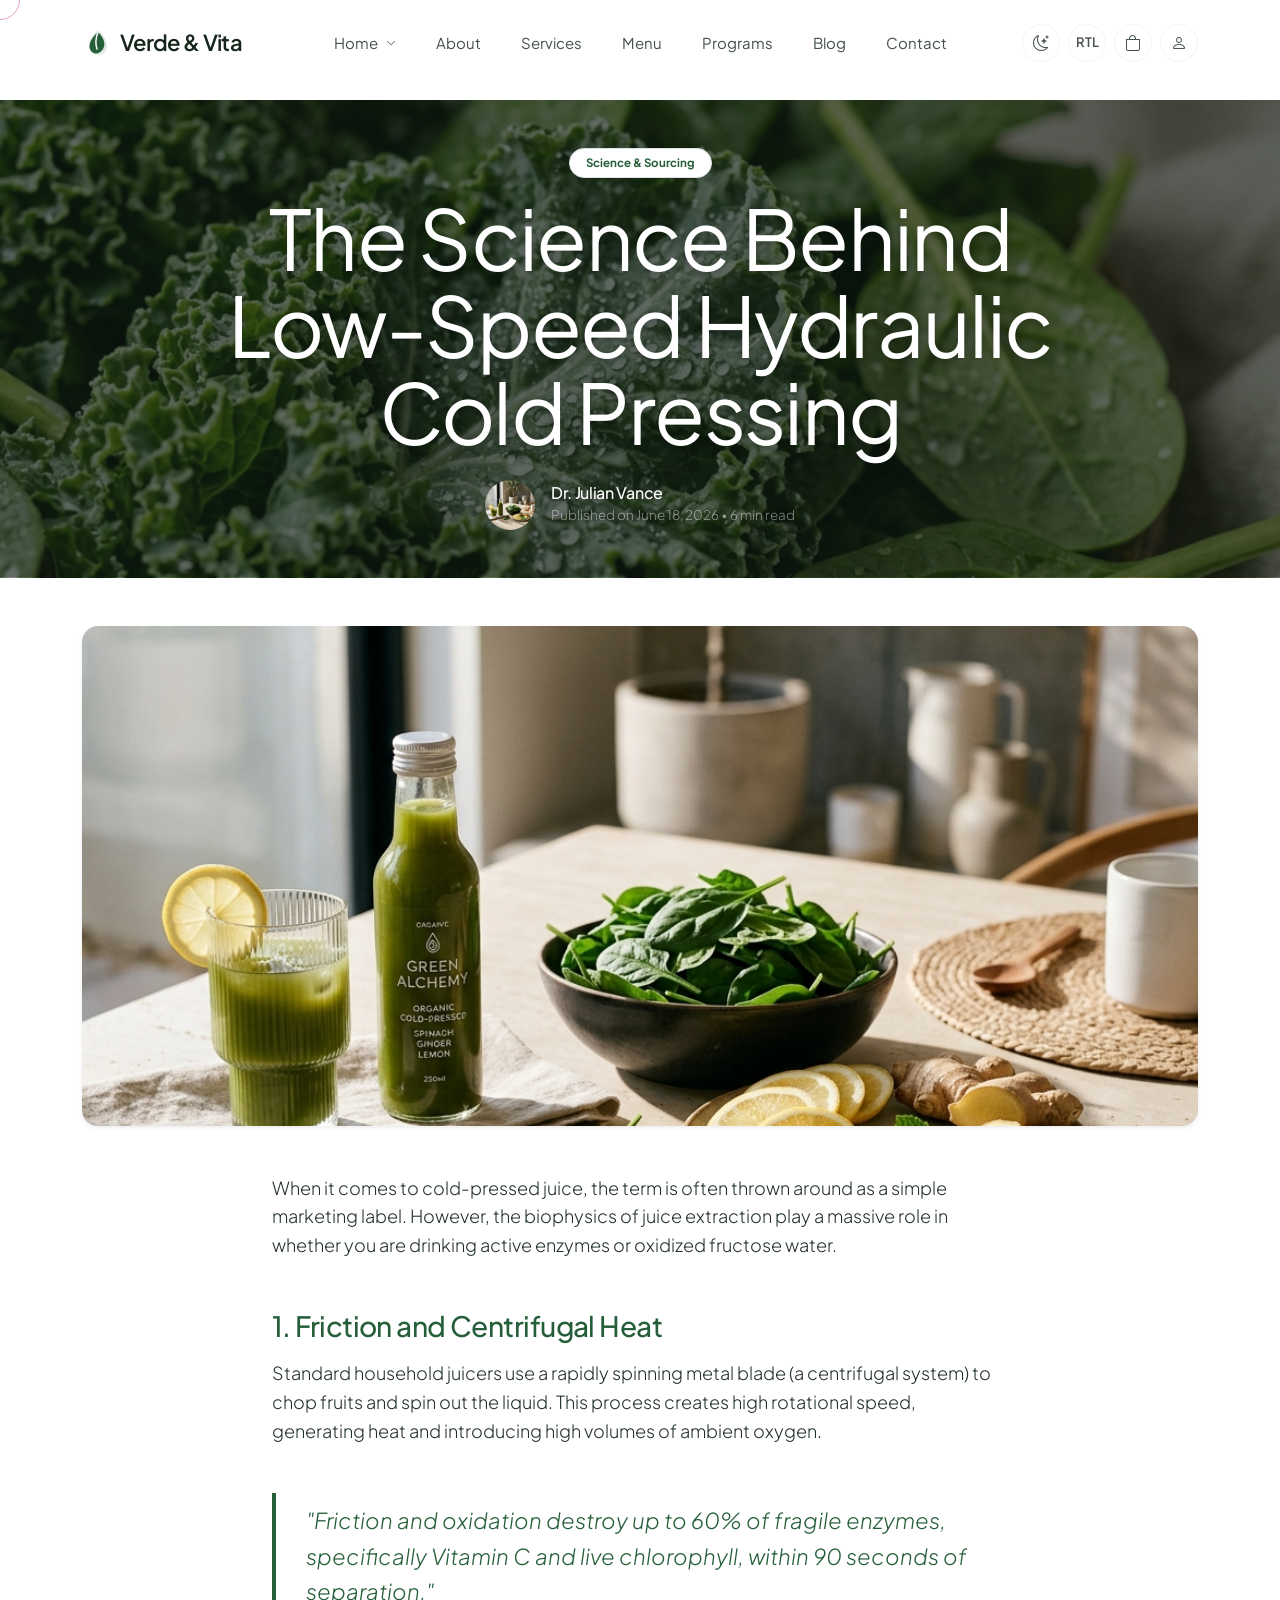
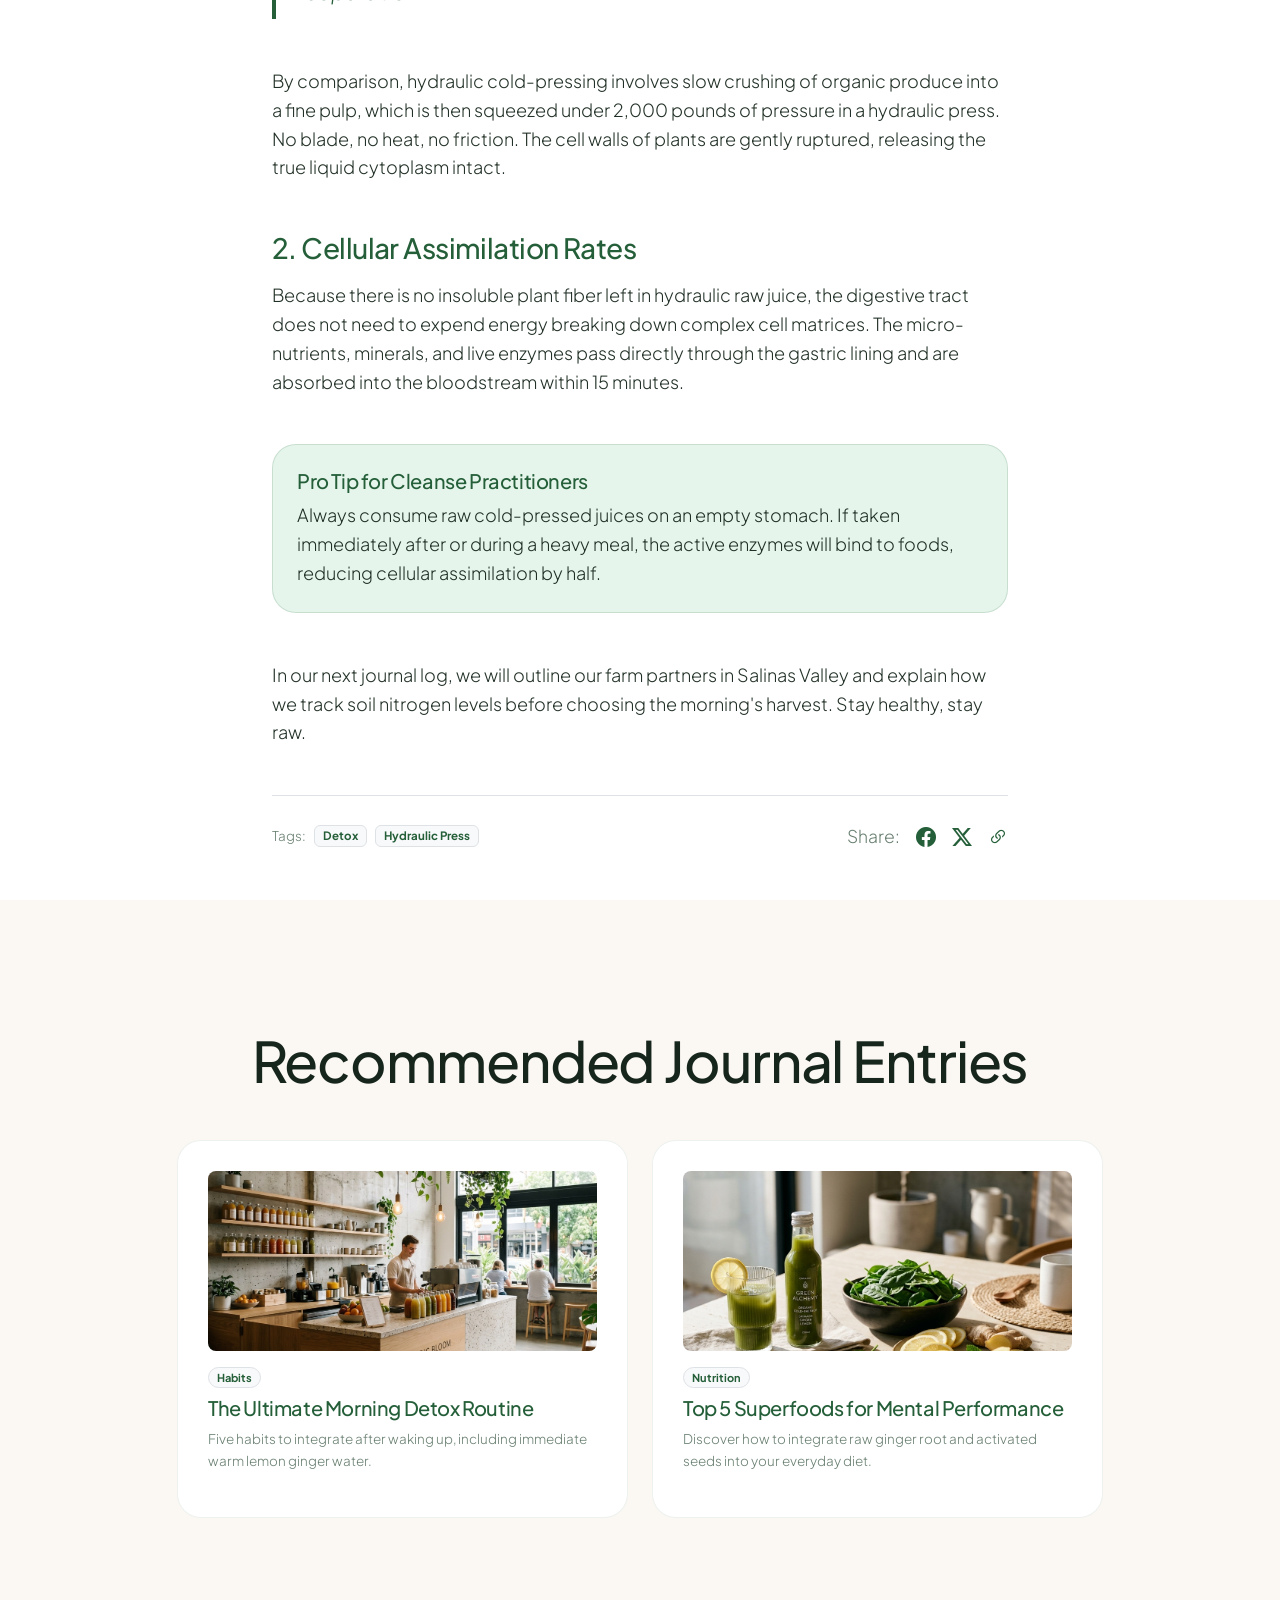
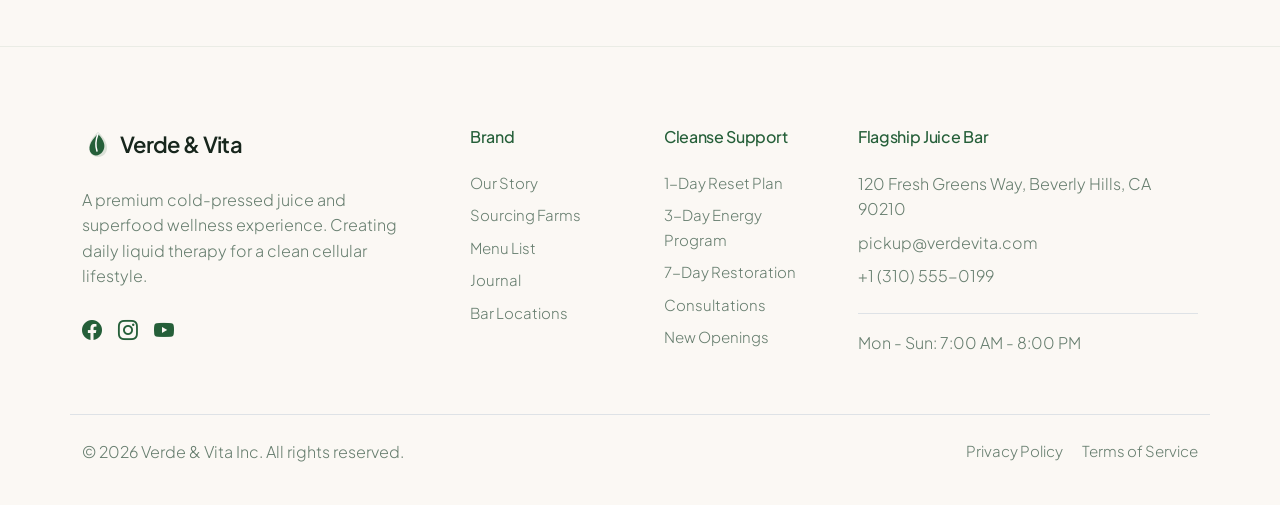
<file: blog-details.html>
<!DOCTYPE html>
<html lang="en" dir="ltr" data-theme="light">
<head>
  <meta charset="UTF-8">
  <meta name="viewport" content="width=device-width, initial-scale=1.0">
  <meta name="description" content="Verde & Vita Journal - Detailed analysis of raw cold-pressing juice techniques.">
  <meta name="keywords" content="hydraulic press, juice science, enzymes, organic biology">
  <title>Verde & Vita | The Science Behind Low-Speed Hydraulic Cold Pressing</title>
  
  <!-- Favicon -->
  <link rel="icon" type="image/svg+xml" href="assets/images/favicon.svg">

  <!-- Bootstrap 5 CSS CDN -->
  <link id="bootstrap-css" rel="stylesheet" href="https://cdn.jsdelivr.net/npm/bootstrap@5.3.2/dist/css/bootstrap.min.css">
  <link rel="stylesheet" href="https://cdn.jsdelivr.net/npm/bootstrap-icons@1.11.1/font/bootstrap-icons.css">
  
  <!-- Custom Stylesheets -->
  <link rel="stylesheet" href="assets/css/style.css">
  <link rel="stylesheet" href="assets/css/rtl.css">
</head>
<body>

  <!-- Reading Progress Bar -->
  <div class="blog-progress-container">
    <div class="blog-progress-bar"></div>
  </div>

  <div class="custom-cursor"></div>
  <div class="offcanvas-backdrop-custom"></div>

  <!-- Header Navbar -->
  <header>
  <nav class="navbar navbar-expand-xl navbar-custom">
   <div class="container">
    <!-- Logo -->
    <a class="navbar-brand navbar-brand-custom" href="index.html">
     <svg width="32" height="32" viewBox="0 0 32 32" fill="none" xmlns="http://www.w3.org/2000/svg">
      <path d="M16 3C16 3 25 10 25 19C25 24 21 28 16 28C11 28 7 24 7 19C7 10 16 3 16 3Z" fill="var(--color-primary)" fill-opacity="0.15"/>
      <path d="M16 5C22 11 24 17 21 22C18 27 12 28 9 24C6 20 7 13 16 5Z" fill="var(--color-primary)"/>
      <path d="M16 5C14 10 13 16 15 22" stroke="var(--bg-main)" stroke-width="1.5" stroke-linecap="round"/>
     </svg>
     <span>Verde & Vita</span>
    </a>

    <!-- Desktop Menu -->
    <div class="collapse navbar-collapse d-none d-xl-flex justify-content-center">
     <ul class="navbar-nav gap-2">
      <li class="nav-item dropdown">
       <a class="nav-link nav-link-custom dropdown-toggle d-flex align-items-center gap-1" href="#" role="button" data-bs-toggle="dropdown" aria-expanded="false">Home <i class="bi bi-chevron-down ms-1" style="font-size: 10px;"></i></a>
       <ul class="dropdown-menu border-0 shadow-sm bg-card mt-2">
        <li><a class="dropdown-item py-2 px-3" href="index.html">Home 1</a></li>
        <li><a class="dropdown-item py-2 px-3" href="home-2.html">Home 2</a></li>
       </ul>
      </li>
      <li class="nav-item"><a class="nav-link nav-link-custom" href="about.html">About</a></li>
      <li class="nav-item"><a class="nav-link nav-link-custom" href="services.html">Services</a></li>
      <li class="nav-item"><a class="nav-link nav-link-custom" href="menu.html">Menu</a></li>
      <li class="nav-item"><a class="nav-link nav-link-custom" href="service-details.html">Programs</a></li>
      <li class="nav-item"><a class="nav-link nav-link-custom" href="blog.html">Blog</a></li>
      <li class="nav-item"><a class="nav-link nav-link-custom" href="contact.html">Contact</a></li>
     </ul>

    </div>

    <!-- Header Actions -->
    <div class="d-flex align-items-center gap-2">
     <!-- Light/Dark Toggle -->
     <button class="toggle-icon-btn d-none d-xl-inline-flex theme-toggle-btn" aria-label="Toggle Theme">
      <i class="bi bi-moon-stars"></i>
     </button>
     
     <!-- RTL Toggle -->
     <button class="toggle-icon-btn d-none d-xl-inline-flex rtl-toggle-btn" style="font-size: 13px; font-weight: 600;">RTL</button>

     <!-- Shopping Cart Toggle -->
     <button class="toggle-icon-btn d-none d-xl-inline-flex cart-toggle-btn position-relative" aria-label="Open Cart">
      <i class="bi bi-bag"></i>
      <span class="position-absolute top-0 start-100 translate-middle badge rounded-pill bg-danger cart-count-badge" style="font-size: 10px; display: none;">0</span>
     </button>

     <!-- Profile Link -->
     <a href="login.html" class="toggle-icon-btn d-none d-xl-inline-flex" aria-label="Account Login">
      <i class="bi bi-person"></i>
     </a>

     <!-- Hamburger Button (Mobile Only) -->
     <button class="hamburger-custom d-xl-none" aria-label="Toggle Navigation">
      <span class="hamburger-line"></span>
      <span class="hamburger-line"></span>
      <span class="hamburger-line"></span>
     </button>
    </div>
   </div>
  </nav>
 </header>

  <!-- Mobile Offcanvas Menu -->
  <div class="offcanvas-custom d-xl-none" id="offcanvas-menu">
    <!-- Close Button -->
    <button class="btn-close position-absolute top-0 end-0 m-4" aria-label="Close Menu" onclick="document.querySelector('.hamburger-custom').click();" style="font-size: 18px; z-index: 10;"></button>
  <div class="d-flex flex-column h-100 justify-content-between">
   <ul class="navbar-nav gap-3 fs-3">
    <li class="nav-item dropdown">
     <a class="nav-link nav-link-custom dropdown-toggle d-flex align-items-center justify-content-between" href="#" role="button" data-bs-toggle="dropdown" aria-expanded="false"><span>Home</span> <i class="bi bi-chevron-down" style="font-size: 14px;"></i></a>
     <ul class="dropdown-menu border-0 shadow-sm bg-card mt-2">
      <li><a class="dropdown-item py-2 px-3" href="index.html">Home 1</a></li>
      <li><a class="dropdown-item py-2 px-3" href="home-2.html">Home 2</a></li>
     </ul>
    </li>
    <li class="nav-item"><a class="nav-link nav-link-custom" href="about.html">About</a></li>
    <li class="nav-item"><a class="nav-link nav-link-custom" href="services.html">Services</a></li>
    <li class="nav-item"><a class="nav-link nav-link-custom" href="menu.html">Menu</a></li>
    <li class="nav-item"><a class="nav-link nav-link-custom" href="service-details.html">Programs</a></li>
    <li class="nav-item"><a class="nav-link nav-link-custom" href="blog.html">Blog</a></li>
    <li class="nav-item"><a class="nav-link nav-link-custom" href="contact.html">Contact</a></li>
   </ul>
      <div class="d-flex justify-content-center gap-4 pt-4 border-top mt-auto mb-4">
        <button class="toggle-icon-btn theme-toggle-btn" aria-label="Toggle Theme">
          <i class="bi bi-moon-stars"></i>
        </button>
        <button class="toggle-icon-btn rtl-toggle-btn" style="font-size: 13px; font-weight: 600;">RTL</button>
        <button class="toggle-icon-btn cart-toggle-btn position-relative" aria-label="Open Cart" onclick="document.querySelector('.hamburger-custom').click();">
          <i class="bi bi-bag"></i>
          <span class="position-absolute top-0 start-100 translate-middle badge rounded-pill bg-danger cart-count-badge" style="font-size: 10px; display: none;">0</span>
        </button>
        <a href="login.html" class="toggle-icon-btn d-inline-flex" aria-label="Account Login">
          <i class="bi bi-person"></i>
        </a>
      </div>

  </div>
 </div>

  <!-- Cart Drawer -->
  <div class="cart-drawer-custom" id="cart-drawer">
    <div>
      <div class="d-flex justify-content-between align-items-center border-bottom pb-3 mb-4">
        <h4 class="mb-0 text-brand-primary font-weight-600">Your Order</h4>
        <button class="btn-close" id="cart-close-btn" aria-label="Close Cart"></button>
      </div>
      <div id="cart-items-container" class="overflow-y-auto" style="max-height: 55vh;"></div>
    </div>
    <div class="border-top pt-4">
      <div class="d-flex justify-content-between align-items-center mb-3">
        <span class="text-muted">Subtotal</span>
        <h4 class="mb-0 text-brand-primary font-weight-600" id="cart-subtotal">$0.00</h4>
      </div>
      <a href="menu.html" class="btn btn-brand w-100 py-3 mb-2">Proceed to Checkout</a>
      <button class="btn btn-brand-outline w-100 py-3" onclick="document.getElementById('cart-close-btn').click();">Continue Shopping</button>
    </div>
  </div>

  <main style="padding-top: 100px;">
    <!-- Article Header -->
    <article class="blog-details-article">
      <section class="section-padding py-5 position-relative" style="background-image: linear-gradient(rgba(15, 25, 18, 0.65), rgba(15, 25, 18, 0.65)), url('assets/images/blog_details_hero_bg.png'); background-size: cover; background-position: center; background-repeat: no-repeat; padding-top: 140px; padding-bottom: 140px;">
        <div class="container text-center position-relative" style="z-index: 2;">
          <div class="row justify-content-center">
            <div class="col-lg-10">
              <span class="badge text-brand-primary bg-white border px-3 py-2 rounded-pill mb-3">Science & Sourcing</span>
              <h1 class="h1-large text-white mb-4" style="text-shadow: 0 2px 10px rgba(0,0,0,0.3);">The Science Behind Low-Speed Hydraulic Cold Pressing</h1>
              
              <div class="d-flex align-items-center justify-content-center gap-3">
                <img src="assets/images/lifestyle_wellness.png" alt="Dr. Julian Vance" class="rounded-circle" style="width: 50px; height: 50px; object-fit: cover;">
                <div class="text-start">
                  <h6 class="mb-0 text-white font-weight-600" style="text-shadow: 0 1px 4px rgba(0,0,0,0.4);">Dr. Julian Vance</h6>
                  <small class="text-white-50" style="text-shadow: 0 1px 4px rgba(0,0,0,0.4);">Published on June 18, 2026 &bull; 6 min read</small>
                </div>
              </div>
            </div>
          </div>
        </div>
      </section>

      <!-- Main Article Image -->
      <div class="container my-5 text-center">
        <img src="assets/images/lifestyle_wellness.png" alt="Cold Pressing Process" class="img-fluid rounded-4 shadow-sm w-100" style="max-height: 500px; object-fit: cover;">
      </div>

      <!-- Article Body -->
      <section class="pb-5">
        <div class="container">
          <div class="row justify-content-center">
            <div class="col-lg-8 blog-content text-start">
              <p>When it comes to cold-pressed juice, the term is often thrown around as a simple marketing label. However, the biophysics of juice extraction play a massive role in whether you are drinking active enzymes or oxidized fructose water.</p>
              
              <h3 class="text-brand-primary mt-5 mb-3 fs-3 font-weight-600">1. Friction and Centrifugal Heat</h3>
              <p>Standard household juicers use a rapidly spinning metal blade (a centrifugal system) to chop fruits and spin out the liquid. This process creates high rotational speed, generating heat and introducing high volumes of ambient oxygen.</p>
              
              <blockquote class="my-5">
                "Friction and oxidation destroy up to 60% of fragile enzymes, specifically Vitamin C and live chlorophyll, within 90 seconds of separation."
              </blockquote>
              
              <p>By comparison, hydraulic cold-pressing involves slow crushing of organic produce into a fine pulp, which is then squeezed under 2,000 pounds of pressure in a hydraulic press. No blade, no heat, no friction. The cell walls of plants are gently ruptured, releasing the true liquid cytoplasm intact.</p>

              <h3 class="text-brand-primary mt-5 mb-3 fs-3 font-weight-600">2. Cellular Assimilation Rates</h3>
              <p>Because there is no insoluble plant fiber left in hydraulic raw juice, the digestive tract does not need to expend energy breaking down complex cell matrices. The micro-nutrients, minerals, and live enzymes pass directly through the gastric lining and are absorbed into the bloodstream within 15 minutes.</p>

              <div class="glass-card p-4 my-5" style="background-color: var(--color-primary-light); border-color: rgba(37,95,59,0.15);">
                <h5 class="text-brand-primary mb-2 font-weight-600">Pro Tip for Cleanse Practitioners</h5>
                <p class="mb-0 small text-brand-primary opacity-90">Always consume raw cold-pressed juices on an empty stomach. If taken immediately after or during a heavy meal, the active enzymes will bind to foods, reducing cellular assimilation by half.</p>
              </div>

              <p>In our next journal log, we will outline our farm partners in Salinas Valley and explain how we track soil nitrogen levels before choosing the morning's harvest. Stay healthy, stay raw.</p>
              
              <!-- Share Section -->
              <div class="border-top pt-4 mt-5 d-flex flex-wrap justify-content-between align-items-center gap-3">
                <div class="d-flex align-items-center gap-2">
                  <span class="text-muted small">Tags:</span>
                  <a href="#" class="badge bg-light text-brand-primary border px-2 py-1">Detox</a>
                  <a href="#" class="badge bg-light text-brand-primary border px-2 py-1">Hydraulic Press</a>
                </div>
                <div class="d-flex align-items-center gap-3 fs-5">
                  <span class="text-muted small">Share:</span>
                  <a href="#" class="text-brand-primary"><i class="bi bi-facebook"></i></a>
                  <a href="#" class="text-brand-primary"><i class="bi bi-twitter-x"></i></a>
                  <a href="#" class="text-brand-primary"><i class="bi bi-link-45deg"></i></a>
                </div>
              </div>
            </div>
          </div>
        </div>
      </section>
    </article>

    <!-- Related Articles -->
    <section class="section-padding bg-soft-section">
      <div class="container text-center">
        <h2 class="h2-title mb-5">Recommended Journal Entries</h2>
        
        <div class="row g-4 justify-content-center">
          <!-- Col 1 -->
          <div class="col-md-6 col-lg-5 text-start">
            <div class="glass-card h-100 d-flex flex-column">
              <img src="assets/images/store_interior.png" alt="Morning Routine" class="img-fluid rounded-3 mb-3 w-100" style="height: 180px; object-fit: cover;">
              <span class="badge text-brand-primary bg-light border px-2 py-1 rounded-pill mb-2 align-self-start" style="font-size: 11px;">Habits</span>
              <h4 class="fs-5 text-brand-primary mb-2"><a href="blog-details.html" class="text-brand-primary">The Ultimate Morning Detox Routine</a></h4>
              <p class="text-muted small">Five habits to integrate after waking up, including immediate warm lemon ginger water.</p>
            </div>
          </div>

          <!-- Col 2 -->
          <div class="col-md-6 col-lg-5 text-start">
            <div class="glass-card h-100 d-flex flex-column">
              <img src="assets/images/lifestyle_wellness.png" alt="Superfoods" class="img-fluid rounded-3 mb-3 w-100" style="height: 180px; object-fit: cover;">
              <span class="badge text-brand-primary bg-light border px-2 py-1 rounded-pill mb-2 align-self-start" style="font-size: 11px;">Nutrition</span>
              <h4 class="fs-5 text-brand-primary mb-2"><a href="blog-details.html" class="text-brand-primary">Top 5 Superfoods for Mental Performance</a></h4>
              <p class="text-muted small">Discover how to integrate raw ginger root and activated seeds into your everyday diet.</p>
            </div>
          </div>
        </div>
      </div>
    </section>
  </main>

  <!-- Footer -->
  <footer class="footer-custom">
    <div class="container">
      <div class="row g-5">
        <!-- Logo & Brand statement -->
        <div class="col-xl-4 col-lg-6 col-md-6">
          <a class="navbar-brand navbar-brand-custom mb-4" href="index.html">
            <svg width="32" height="32" viewBox="0 0 32 32" fill="none" xmlns="http://www.w3.org/2000/svg">
              <path d="M16 3C16 3 25 10 25 19C25 24 21 28 16 28C11 28 7 24 7 19C7 10 16 3 16 3Z" fill="var(--color-primary)" fill-opacity="0.15"/>
              <path d="M16 5C22 11 24 17 21 22C18 27 12 28 9 24C6 20 7 13 16 5Z" fill="var(--color-primary)"/>
              <path d="M16 5C14 10 13 16 15 22" stroke="var(--bg-main)" stroke-width="1.5" stroke-linecap="round"/>
            </svg>
            <span>Verde & Vita</span>
          </a>
          <p class="text-muted mb-4 fs-6" style="max-width: 320px;">
            A premium cold-pressed juice and superfood wellness experience. Creating daily liquid therapy for a clean cellular lifestyle.
          </p>
          <div class="d-flex gap-3 fs-5">
            <a href="#" class="text-brand-primary" aria-label="Facebook"><i class="bi bi-facebook"></i></a>
            <a href="#" class="text-brand-primary" aria-label="Instagram"><i class="bi bi-instagram"></i></a>
            <a href="#" class="text-brand-primary" aria-label="Youtube"><i class="bi bi-youtube"></i></a>
          </div>
        </div>

        <!-- Quick Links -->
        <div class="col-xl-2 col-lg-6 col-md-6 col-6">
          <h5 class="mb-4 text-brand-primary font-weight-600 fs-6 uppercase tracking-wide">Brand</h5>
          <ul class="list-unstyled d-flex flex-column gap-2">
            <li><a href="about.html" class="footer-link">Our Story</a></li>
            <li><a href="services.html" class="footer-link">Sourcing Farms</a></li>
            <li><a href="menu.html" class="footer-link">Menu List</a></li>
            <li><a href="blog.html" class="footer-link">Journal</a></li>
            <li><a href="contact.html" class="footer-link">Bar Locations</a></li>
          </ul>
        </div>

        <!-- Resources -->
        <div class="col-xl-2 col-lg-6 col-md-6 col-6">
          <h5 class="mb-4 text-brand-primary font-weight-600 fs-6 uppercase tracking-wide">Cleanse Support</h5>
          <ul class="list-unstyled d-flex flex-column gap-2">
            <li><a href="service-details.html" class="footer-link">1-Day Reset Plan</a></li>
            <li><a href="service-details.html" class="footer-link">3-Day Energy Program</a></li>
            <li><a href="service-details.html" class="footer-link">7-Day Restoration</a></li>
            <li><a href="contact.html" class="footer-link">Consultations</a></li>
            <li><a href="coming-soon.html" class="footer-link">New Openings</a></li>
          </ul>
        </div>

        <!-- Contact details -->
        <div class="col-xl-4 col-lg-6 col-md-6">
          <h5 class="mb-4 text-brand-primary font-weight-600 fs-6 uppercase tracking-wide">Flagship Juice Bar</h5>
          <p class="text-muted fs-6 mb-2">120 Fresh Greens Way, Beverly Hills, CA 90210</p>
          <p class="text-muted fs-6 mb-2">pickup@verdevita.com</p>
          <p class="text-muted fs-6 mb-4">+1 (310) 555-0199</p>
          <span class="text-muted fs-6 d-block border-top pt-3">Mon - Sun: 7:00 AM - 8:00 PM</span>
        </div>
      </div>

      <div class="row mt-5 pt-4 border-top">
        <div class="col-md-6 text-center text-md-start">
          <p class="text-muted fs-6 mb-0">&copy; 2026 Verde & Vita Inc. All rights reserved.</p>
        </div>
        <div class="col-md-6 text-center text-md-end mt-3 mt-md-0">
          <a href="404.html" class="footer-link me-3">Privacy Policy</a>
          <a href="404.html" class="footer-link">Terms of Service</a>
        </div>
      </div>
    </div>
  </footer>

  <button class="btn-back-to-top" aria-label="Scroll Back to Top">
    <i class="bi bi-chevron-up"></i>
  </button>

  <script src="https://cdn.jsdelivr.net/npm/bootstrap@5.3.2/dist/js/bootstrap.bundle.min.js"></script>
  <script src="assets/js/main.js"></script>
  <script src="assets/js/animations.js"></script>
</body>
</html>
</file>
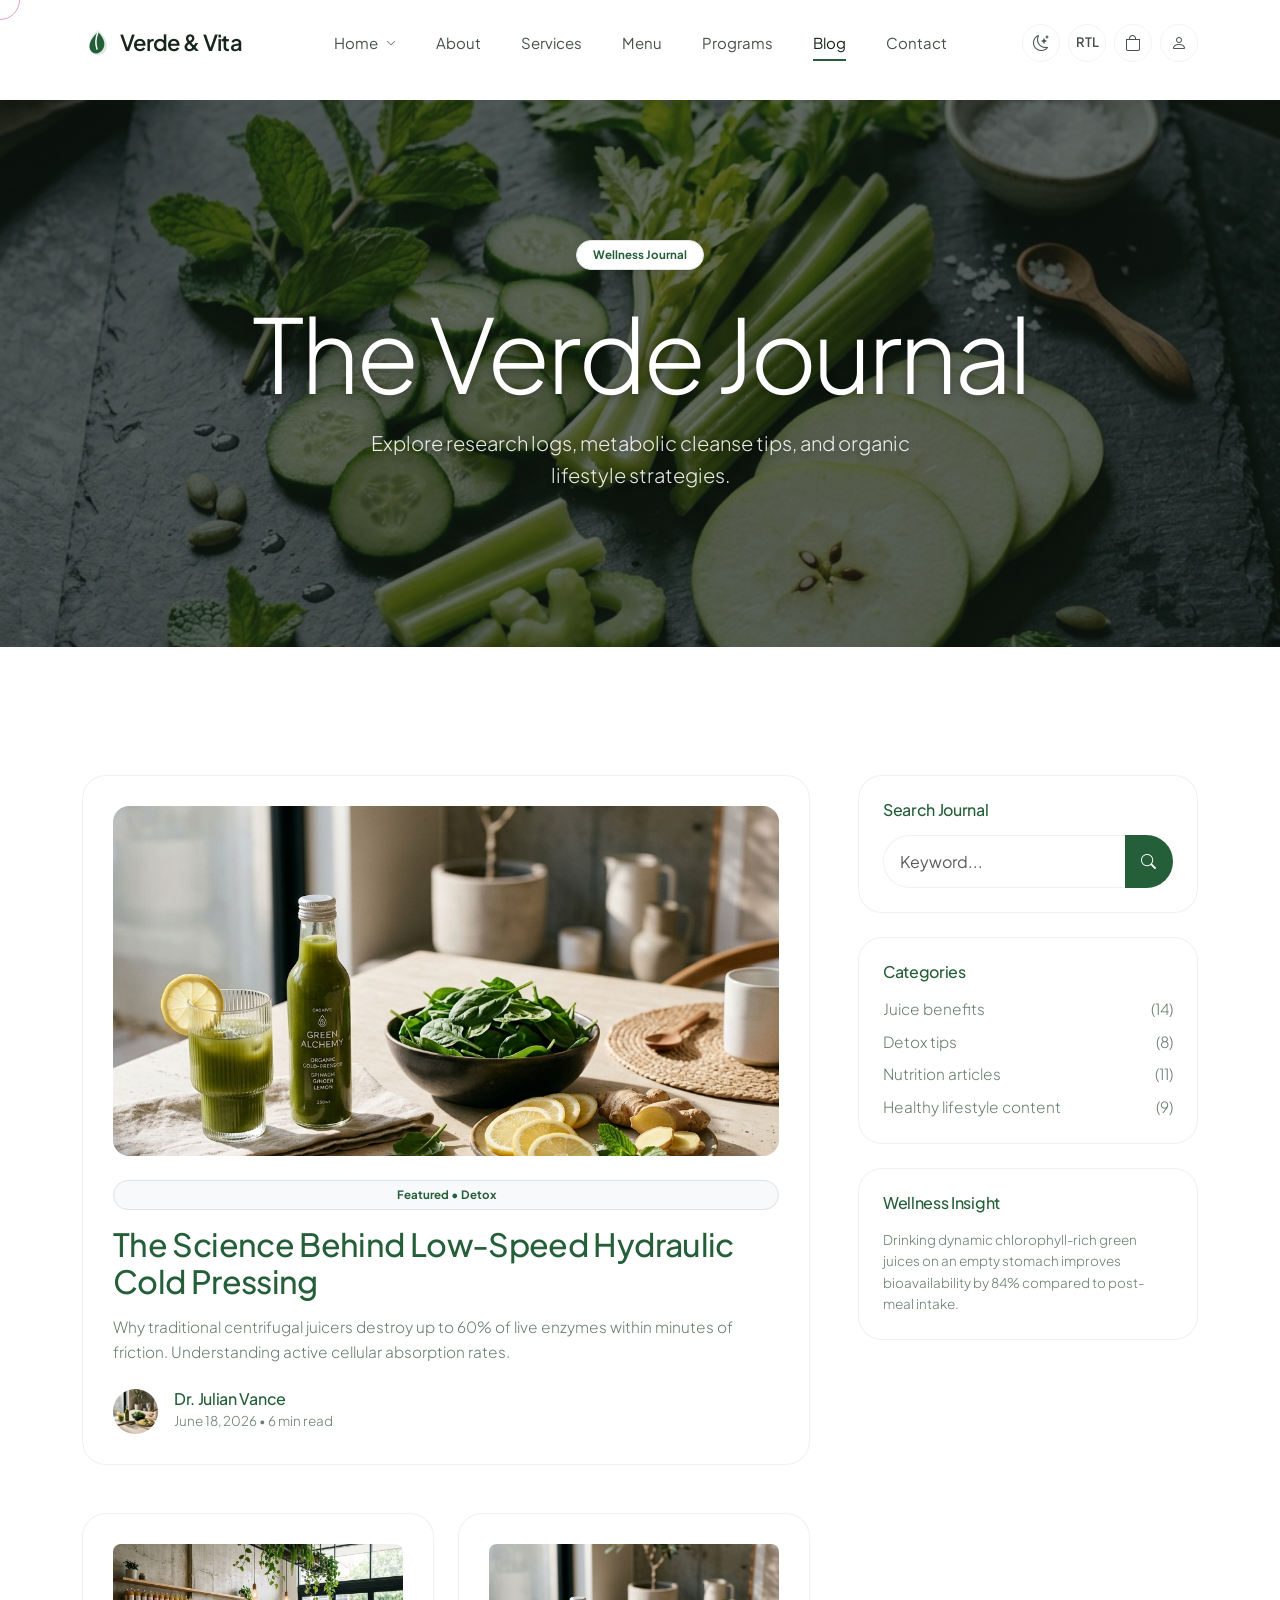
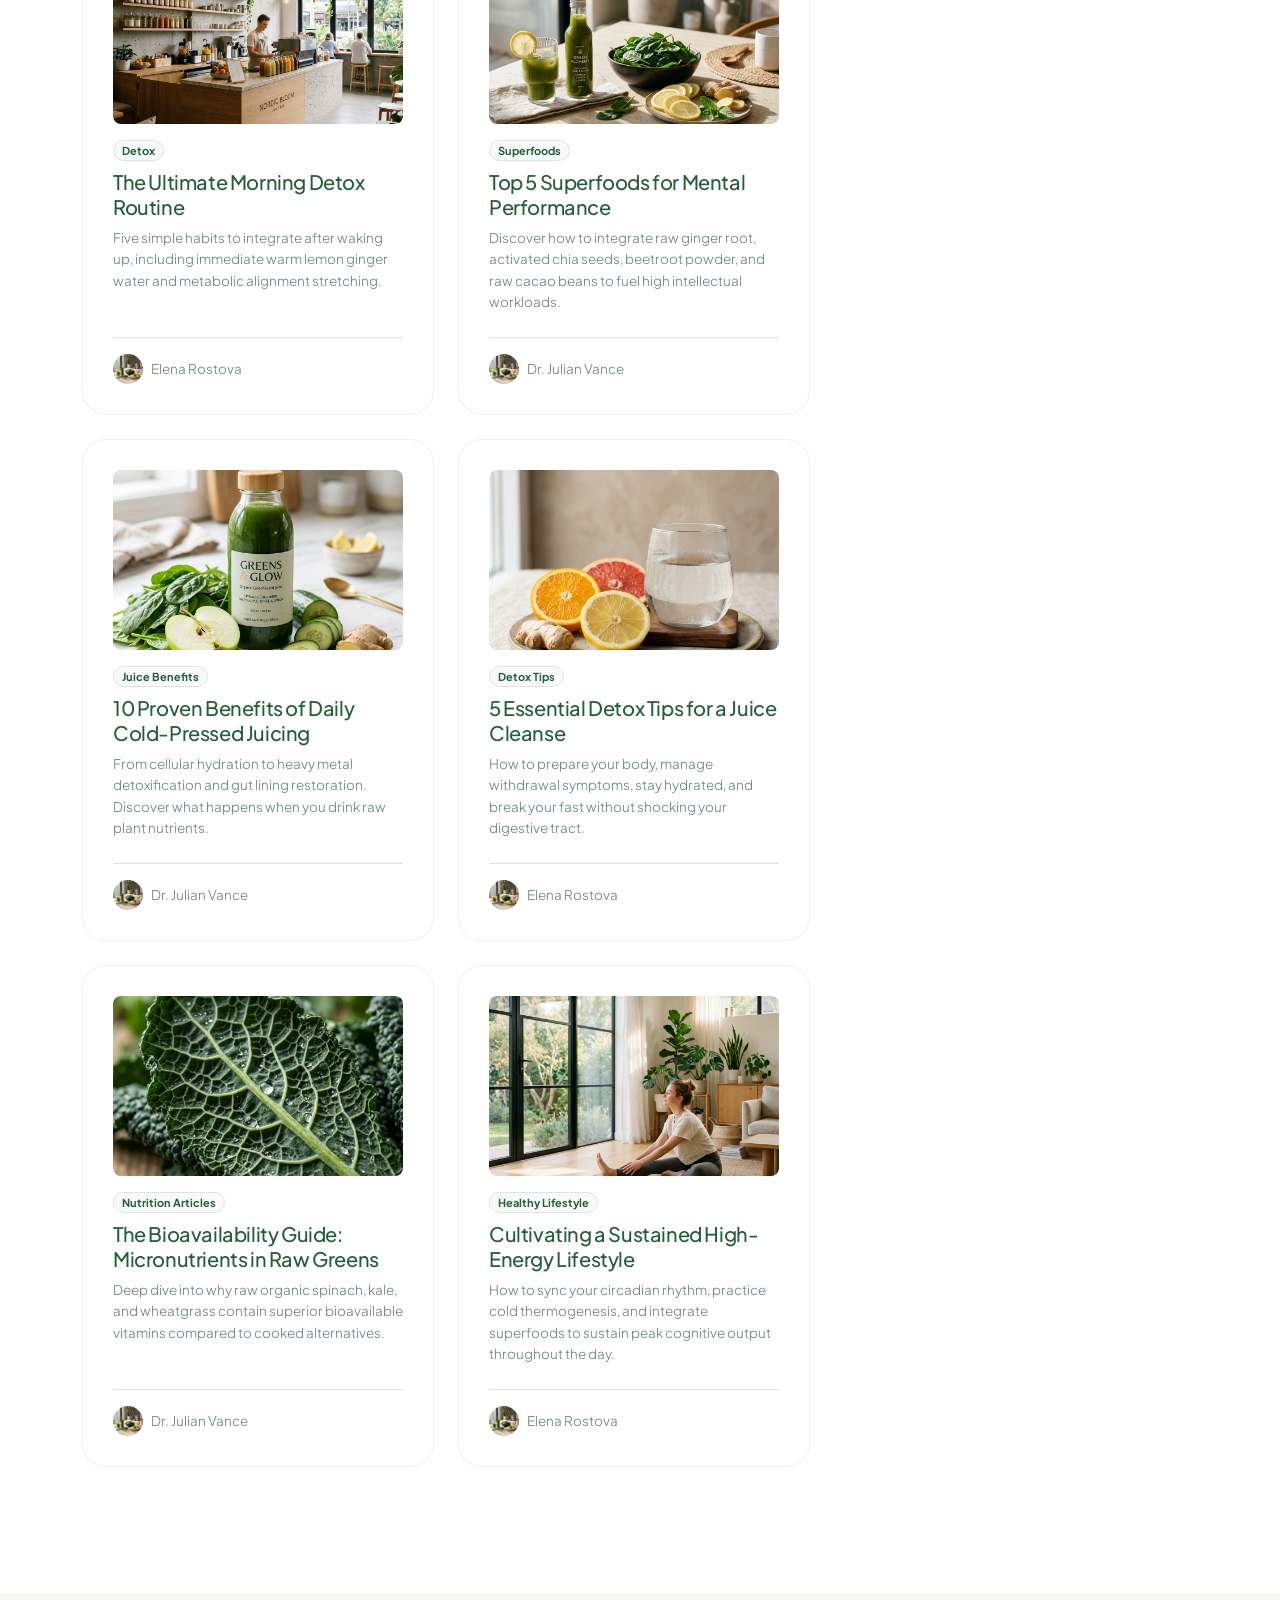
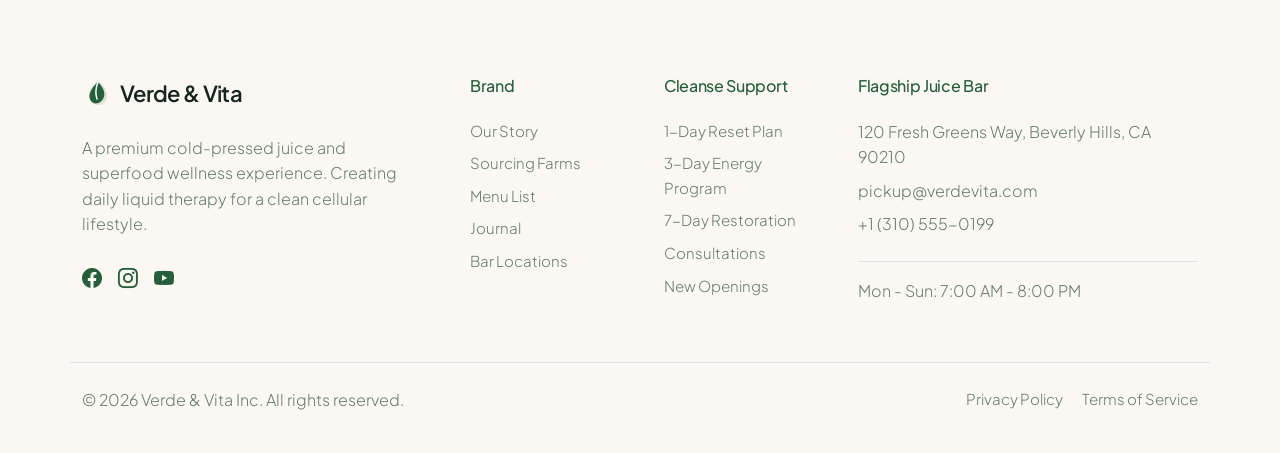
<file: blog.html>
<!DOCTYPE html>
<html lang="en" dir="ltr" data-theme="light">
<head>
  <meta charset="UTF-8">
  <meta name="viewport" content="width=device-width, initial-scale=1.0">
  <meta name="description" content="Verde & Vita Journal - Learn about cold-pressed juice benefits, detox guides, and superfoods.">
  <meta name="keywords" content="wellness blog, juice benefits, morning detox, superfood diet">
  <title>Verde & Vita | The Wellness Journal</title>
  
  <!-- Favicon -->
  <link rel="icon" type="image/svg+xml" href="assets/images/favicon.svg">

  <!-- Bootstrap 5 CSS CDN -->
  <link id="bootstrap-css" rel="stylesheet" href="https://cdn.jsdelivr.net/npm/bootstrap@5.3.2/dist/css/bootstrap.min.css">
  <link rel="stylesheet" href="https://cdn.jsdelivr.net/npm/bootstrap-icons@1.11.1/font/bootstrap-icons.css">
  
  <!-- Custom Stylesheets -->
  <link rel="stylesheet" href="assets/css/style.css">
  <link rel="stylesheet" href="assets/css/rtl.css">
</head>
<body>

  <div class="custom-cursor"></div>
  <div class="offcanvas-backdrop-custom"></div>

  <!-- Header Navbar -->
  <header>
  <nav class="navbar navbar-expand-xl navbar-custom">
   <div class="container">
    <!-- Logo -->
    <a class="navbar-brand navbar-brand-custom" href="index.html">
     <svg width="32" height="32" viewBox="0 0 32 32" fill="none" xmlns="http://www.w3.org/2000/svg">
      <path d="M16 3C16 3 25 10 25 19C25 24 21 28 16 28C11 28 7 24 7 19C7 10 16 3 16 3Z" fill="var(--color-primary)" fill-opacity="0.15"/>
      <path d="M16 5C22 11 24 17 21 22C18 27 12 28 9 24C6 20 7 13 16 5Z" fill="var(--color-primary)"/>
      <path d="M16 5C14 10 13 16 15 22" stroke="var(--bg-main)" stroke-width="1.5" stroke-linecap="round"/>
     </svg>
     <span>Verde & Vita</span>
    </a>

    <!-- Desktop Menu -->
    <div class="collapse navbar-collapse d-none d-xl-flex justify-content-center">
     <ul class="navbar-nav gap-2">
      <li class="nav-item dropdown">
       <a class="nav-link nav-link-custom dropdown-toggle d-flex align-items-center gap-1" href="#" role="button" data-bs-toggle="dropdown" aria-expanded="false">Home <i class="bi bi-chevron-down ms-1" style="font-size: 10px;"></i></a>
       <ul class="dropdown-menu border-0 shadow-sm bg-card mt-2">
        <li><a class="dropdown-item py-2 px-3" href="index.html">Home 1</a></li>
        <li><a class="dropdown-item py-2 px-3" href="home-2.html">Home 2</a></li>
       </ul>
      </li>
      <li class="nav-item"><a class="nav-link nav-link-custom" href="about.html">About</a></li>
      <li class="nav-item"><a class="nav-link nav-link-custom" href="services.html">Services</a></li>
      <li class="nav-item"><a class="nav-link nav-link-custom" href="menu.html">Menu</a></li>
      <li class="nav-item"><a class="nav-link nav-link-custom" href="service-details.html">Programs</a></li>
      <li class="nav-item"><a class="nav-link nav-link-custom active" href="blog.html">Blog</a></li>
      <li class="nav-item"><a class="nav-link nav-link-custom" href="contact.html">Contact</a></li>
     </ul>

    </div>

    <!-- Header Actions -->
    <div class="d-flex align-items-center gap-2">
     <!-- Light/Dark Toggle -->
     <button class="toggle-icon-btn d-none d-xl-inline-flex theme-toggle-btn" aria-label="Toggle Theme">
      <i class="bi bi-moon-stars"></i>
     </button>
     
     <!-- RTL Toggle -->
     <button class="toggle-icon-btn d-none d-xl-inline-flex rtl-toggle-btn" style="font-size: 13px; font-weight: 600;">RTL</button>

     <!-- Shopping Cart Toggle -->
     <button class="toggle-icon-btn d-none d-xl-inline-flex cart-toggle-btn position-relative" aria-label="Open Cart">
      <i class="bi bi-bag"></i>
      <span class="position-absolute top-0 start-100 translate-middle badge rounded-pill bg-danger cart-count-badge" style="font-size: 10px; display: none;">0</span>
     </button>

     <!-- Profile Link -->
     <a href="login.html" class="toggle-icon-btn d-none d-xl-inline-flex" aria-label="Account Login">
      <i class="bi bi-person"></i>
     </a>

     <!-- Hamburger Button (Mobile Only) -->
     <button class="hamburger-custom d-xl-none" aria-label="Toggle Navigation">
      <span class="hamburger-line"></span>
      <span class="hamburger-line"></span>
      <span class="hamburger-line"></span>
     </button>
    </div>
   </div>
  </nav>
 </header>

  <!-- Mobile Offcanvas Menu -->
  <div class="offcanvas-custom d-xl-none" id="offcanvas-menu">
    <!-- Close Button -->
    <button class="btn-close position-absolute top-0 end-0 m-4" aria-label="Close Menu" onclick="document.querySelector('.hamburger-custom').click();" style="font-size: 18px; z-index: 10;"></button>
  <div class="d-flex flex-column h-100 justify-content-between">
   <ul class="navbar-nav gap-3 fs-3">
    <li class="nav-item dropdown">
     <a class="nav-link nav-link-custom dropdown-toggle d-flex align-items-center justify-content-between" href="#" role="button" data-bs-toggle="dropdown" aria-expanded="false"><span>Home</span> <i class="bi bi-chevron-down" style="font-size: 14px;"></i></a>
     <ul class="dropdown-menu border-0 shadow-sm bg-card mt-2">
      <li><a class="dropdown-item py-2 px-3" href="index.html">Home 1</a></li>
      <li><a class="dropdown-item py-2 px-3" href="home-2.html">Home 2</a></li>
     </ul>
    </li>
    <li class="nav-item"><a class="nav-link nav-link-custom" href="about.html">About</a></li>
    <li class="nav-item"><a class="nav-link nav-link-custom" href="services.html">Services</a></li>
    <li class="nav-item"><a class="nav-link nav-link-custom" href="menu.html">Menu</a></li>
    <li class="nav-item"><a class="nav-link nav-link-custom" href="service-details.html">Programs</a></li>
    <li class="nav-item"><a class="nav-link nav-link-custom active" href="blog.html">Blog</a></li>
    <li class="nav-item"><a class="nav-link nav-link-custom" href="contact.html">Contact</a></li>
   </ul>
      <div class="d-flex justify-content-center gap-4 pt-4 border-top mt-auto mb-4">
        <button class="toggle-icon-btn theme-toggle-btn" aria-label="Toggle Theme">
          <i class="bi bi-moon-stars"></i>
        </button>
        <button class="toggle-icon-btn rtl-toggle-btn" style="font-size: 13px; font-weight: 600;">RTL</button>
        <button class="toggle-icon-btn cart-toggle-btn position-relative" aria-label="Open Cart" onclick="document.querySelector('.hamburger-custom').click();">
          <i class="bi bi-bag"></i>
          <span class="position-absolute top-0 start-100 translate-middle badge rounded-pill bg-danger cart-count-badge" style="font-size: 10px; display: none;">0</span>
        </button>
        <a href="login.html" class="toggle-icon-btn d-inline-flex" aria-label="Account Login">
          <i class="bi bi-person"></i>
        </a>
      </div>

  </div>
 </div>

  <!-- Cart Drawer -->
  <div class="cart-drawer-custom" id="cart-drawer">
    <div>
      <div class="d-flex justify-content-between align-items-center border-bottom pb-3 mb-4">
        <h4 class="mb-0 text-brand-primary font-weight-600">Your Order</h4>
        <button class="btn-close" id="cart-close-btn" aria-label="Close Cart"></button>
      </div>
      <div id="cart-items-container" class="overflow-y-auto" style="max-height: 55vh;"></div>
    </div>
    <div class="border-top pt-4">
      <div class="d-flex justify-content-between align-items-center mb-3">
        <span class="text-muted">Subtotal</span>
        <h4 class="mb-0 text-brand-primary font-weight-600" id="cart-subtotal">$0.00</h4>
      </div>
      <a href="menu.html" class="btn btn-brand w-100 py-3 mb-2">Proceed to Checkout</a>
      <button class="btn btn-brand-outline w-100 py-3" onclick="document.getElementById('cart-close-btn').click();">Continue Shopping</button>
    </div>
  </div>

  <main style="padding-top: 100px;">
    <!-- Page Header -->
    <section class="section-padding text-center position-relative" style="background-image: linear-gradient(rgba(15, 25, 18, 0.65), rgba(15, 25, 18, 0.65)), url('assets/images/blog_hero_bg.png'); background-size: cover; background-position: center; background-repeat: no-repeat; padding-top: 140px; padding-bottom: 140px;">
      <div class="container position-relative" style="z-index: 2;">
        <span class="badge text-brand-primary bg-white border px-3 py-2 rounded-pill mb-4 shadow-sm">Wellness Journal</span>
        <h1 class="font-display-large text-white mb-3" style="text-shadow: 0 2px 10px rgba(0,0,0,0.3);">The Verde Journal</h1>
        <p class="text-white fs-5 mx-auto" style="max-width: 600px; opacity: 0.9; text-shadow: 0 2px 8px rgba(0,0,0,0.3);">
          Explore research logs, metabolic cleanse tips, and organic lifestyle strategies.
        </p>
      </div>
    </section>

    <!-- Blog Listing Section -->
    <section class="section-padding">
      <div class="container">
        <div class="row g-5">
          <!-- Main Listings -->
          <div class="col-lg-8">
            <!-- Featured Post -->
            <div class="glass-card mb-5 reveal-on-scroll">
              <img src="assets/images/lifestyle_wellness.png" alt="Featured Post" class="img-fluid rounded-4 mb-4 w-100" style="height: 350px; object-fit: cover;">
              <span class="badge text-brand-primary bg-light border px-3 py-2 rounded-pill mb-3">Featured &bull; Detox</span>
              <h2 class="fs-2 text-brand-primary mb-3"><a href="blog-details.html" class="text-brand-primary">The Science Behind Low-Speed Hydraulic Cold Pressing</a></h2>
              <p class="text-muted mb-4">Why traditional centrifugal juicers destroy up to 60% of live enzymes within minutes of friction. Understanding active cellular absorption rates.</p>
              <div class="d-flex align-items-center gap-3">
                <img src="assets/images/lifestyle_wellness.png" alt="Author" class="rounded-circle" style="width: 45px; height: 45px; object-fit: cover;">
                <div>
                  <h6 class="mb-0 text-brand-primary font-weight-600">Dr. Julian Vance</h6>
                  <small class="text-muted">June 18, 2026 &bull; 6 min read</small>
                </div>
              </div>
            </div>

            <!-- Blog Grid -->
            <div class="row g-4">
              <!-- Post 1 -->
              <div class="col-md-6 reveal-on-scroll">
                <div class="glass-card h-100 d-flex flex-column text-start">
                  <img src="assets/images/store_interior.png" alt="Morning Detox" class="img-fluid rounded-3 mb-3 w-100" style="height: 180px; object-fit: cover;">
                  <span class="badge text-brand-primary bg-light border px-2 py-1 rounded-pill mb-2 align-self-start" style="font-size: 11px;">Detox</span>
                  <h3 class="fs-5 text-brand-primary mb-2"><a href="blog-details.html" class="text-brand-primary">The Ultimate Morning Detox Routine</a></h3>
                  <p class="text-muted small mb-4">Five simple habits to integrate after waking up, including immediate warm lemon ginger water and metabolic alignment stretching.</p>
                  <div class="mt-auto border-top pt-3 d-flex align-items-center gap-2">
                    <img src="assets/images/lifestyle_wellness.png" alt="Author" class="rounded-circle" style="width: 30px; height: 30px; object-fit: cover;">
                    <span class="small text-muted font-weight-500">Elena Rostova</span>
                  </div>
                </div>
              </div>

              <!-- Post 2 -->
              <div class="col-md-6 reveal-on-scroll" style="transition-delay: 0.1s;">
                <div class="glass-card h-100 d-flex flex-column text-start">
                  <img src="assets/images/lifestyle_wellness.png" alt="Superfoods" class="img-fluid rounded-3 mb-3 w-100" style="height: 180px; object-fit: cover;">
                  <span class="badge text-brand-primary bg-light border px-2 py-1 rounded-pill mb-2 align-self-start" style="font-size: 11px;">Superfoods</span>
                  <h3 class="fs-5 text-brand-primary mb-2"><a href="blog-details.html" class="text-brand-primary">Top 5 Superfoods for Mental Performance</a></h3>
                  <p class="text-muted small mb-4">Discover how to integrate raw ginger root, activated chia seeds, beetroot powder, and raw cacao beans to fuel high intellectual workloads.</p>
                  <div class="mt-auto border-top pt-3 d-flex align-items-center gap-2">
                    <img src="assets/images/lifestyle_wellness.png" alt="Author" class="rounded-circle" style="width: 30px; height: 30px; object-fit: cover;">
                    <span class="small text-muted font-weight-500">Dr. Julian Vance</span>
                  </div>
                </div>
              </div>

              <!-- Post 3 (Juice benefits) -->
              <div class="col-md-6 reveal-on-scroll" style="transition-delay: 0.2s;">
                <div class="glass-card h-100 d-flex flex-column text-start">
                  <img src="assets/images/juice_benefits_blog.png" alt="Juice Benefits" class="img-fluid rounded-3 mb-3 w-100" style="height: 180px; object-fit: cover;">
                  <span class="badge text-brand-primary bg-light border px-2 py-1 rounded-pill mb-2 align-self-start" style="font-size: 11px;">Juice Benefits</span>
                  <h3 class="fs-5 text-brand-primary mb-2"><a href="blog-details.html" class="text-brand-primary">10 Proven Benefits of Daily Cold-Pressed Juicing</a></h3>
                  <p class="text-muted small mb-4">From cellular hydration to heavy metal detoxification and gut lining restoration. Discover what happens when you drink raw plant nutrients.</p>
                  <div class="mt-auto border-top pt-3 d-flex align-items-center gap-2">
                    <img src="assets/images/lifestyle_wellness.png" alt="Author" class="rounded-circle" style="width: 30px; height: 30px; object-fit: cover;">
                    <span class="small text-muted font-weight-500">Dr. Julian Vance</span>
                  </div>
                </div>
              </div>

              <!-- Post 4 (Detox tips) -->
              <div class="col-md-6 reveal-on-scroll" style="transition-delay: 0.3s;">
                <div class="glass-card h-100 d-flex flex-column text-start">
                  <img src="assets/images/detox_tips_blog.png" alt="Detox Tips" class="img-fluid rounded-3 mb-3 w-100" style="height: 180px; object-fit: cover;">
                  <span class="badge text-brand-primary bg-light border px-2 py-1 rounded-pill mb-2 align-self-start" style="font-size: 11px;">Detox Tips</span>
                  <h3 class="fs-5 text-brand-primary mb-2"><a href="blog-details.html" class="text-brand-primary">5 Essential Detox Tips for a Juice Cleanse</a></h3>
                  <p class="text-muted small mb-4">How to prepare your body, manage withdrawal symptoms, stay hydrated, and break your fast without shocking your digestive tract.</p>
                  <div class="mt-auto border-top pt-3 d-flex align-items-center gap-2">
                    <img src="assets/images/lifestyle_wellness.png" alt="Author" class="rounded-circle" style="width: 30px; height: 30px; object-fit: cover;">
                    <span class="small text-muted font-weight-500">Elena Rostova</span>
                  </div>
                </div>
              </div>

              <!-- Post 5 (Nutrition articles) -->
              <div class="col-md-6 reveal-on-scroll" style="transition-delay: 0.4s;">
                <div class="glass-card h-100 d-flex flex-column text-start">
                  <img src="assets/images/nutrition_guide_blog.png" alt="Nutrition Articles" class="img-fluid rounded-3 mb-3 w-100" style="height: 180px; object-fit: cover;">
                  <span class="badge text-brand-primary bg-light border px-2 py-1 rounded-pill mb-2 align-self-start" style="font-size: 11px;">Nutrition Articles</span>
                  <h3 class="fs-5 text-brand-primary mb-2"><a href="blog-details.html" class="text-brand-primary">The Bioavailability Guide: Micronutrients in Raw Greens</a></h3>
                  <p class="text-muted small mb-4">Deep dive into why raw organic spinach, kale, and wheatgrass contain superior bioavailable vitamins compared to cooked alternatives.</p>
                  <div class="mt-auto border-top pt-3 d-flex align-items-center gap-2">
                    <img src="assets/images/lifestyle_wellness.png" alt="Author" class="rounded-circle" style="width: 30px; height: 30px; object-fit: cover;">
                    <span class="small text-muted font-weight-500">Dr. Julian Vance</span>
                  </div>
                </div>
              </div>

              <!-- Post 6 (Healthy lifestyle content) -->
              <div class="col-md-6 reveal-on-scroll" style="transition-delay: 0.5s;">
                <div class="glass-card h-100 d-flex flex-column text-start">
                  <img src="assets/images/healthy_lifestyle_blog.png" alt="Healthy Lifestyle" class="img-fluid rounded-3 mb-3 w-100" style="height: 180px; object-fit: cover;">
                  <span class="badge text-brand-primary bg-light border px-2 py-1 rounded-pill mb-2 align-self-start" style="font-size: 11px;">Healthy Lifestyle</span>
                  <h3 class="fs-5 text-brand-primary mb-2"><a href="blog-details.html" class="text-brand-primary">Cultivating a Sustained High-Energy Lifestyle</a></h3>
                  <p class="text-muted small mb-4">How to sync your circadian rhythm, practice cold thermogenesis, and integrate superfoods to sustain peak cognitive output throughout the day.</p>
                  <div class="mt-auto border-top pt-3 d-flex align-items-center gap-2">
                    <img src="assets/images/lifestyle_wellness.png" alt="Author" class="rounded-circle" style="width: 30px; height: 30px; object-fit: cover;">
                    <span class="small text-muted font-weight-500">Elena Rostova</span>
                  </div>
                </div>
              </div>
            </div>
          </div>

          <!-- Sidebar -->
          <div class="col-lg-4">
            <div class="sticky-top" style="top: 100px; z-index: 10;">
              <!-- Sidebar Search -->
              <div class="glass-card mb-4 p-4">
                <h5 class="fs-6 text-brand-primary mb-3">Search Journal</h5>
                <div class="input-group">
                  <input type="text" class="form-control rounded-start-pill border-end-0 border-color bg-transparent px-3" placeholder="Keyword...">
                  <button class="btn btn-brand rounded-end-pill rounded-start-0 px-3 border border-start-0 border-color"><i class="bi bi-search"></i></button>
                </div>
              </div>

              <!-- Sidebar Categories -->
              <div class="glass-card mb-4 p-4">
                <h5 class="fs-6 text-brand-primary mb-3">Categories</h5>
                <ul class="list-unstyled d-flex flex-column gap-2 mb-0 text-start">
                  <li><a href="#" class="text-muted d-flex justify-content-between"><span>Juice benefits</span> <span>(14)</span></a></li>
                  <li><a href="#" class="text-muted d-flex justify-content-between"><span>Detox tips</span> <span>(8)</span></a></li>
                  <li><a href="#" class="text-muted d-flex justify-content-between"><span>Nutrition articles</span> <span>(11)</span></a></li>
                  <li><a href="#" class="text-muted d-flex justify-content-between"><span>Healthy lifestyle content</span> <span>(9)</span></a></li>
                </ul>
              </div>

              <!-- Popular Tips Widget -->
              <div class="glass-card p-4 text-start">
                <h5 class="fs-6 text-brand-primary mb-3">Wellness Insight</h5>
                <p class="text-muted small mb-0">Drinking dynamic chlorophyll-rich green juices on an empty stomach improves bioavailability by 84% compared to post-meal intake.</p>
              </div>
            </div>
          </div>
        </div>
      </div>
    </section>
  </main>

  <!-- Footer -->
  <footer class="footer-custom">
    <div class="container">
      <div class="row g-5">
        <!-- Logo & Brand statement -->
        <div class="col-xl-4 col-lg-6 col-md-6">
          <a class="navbar-brand navbar-brand-custom mb-4" href="index.html">
            <svg width="32" height="32" viewBox="0 0 32 32" fill="none" xmlns="http://www.w3.org/2000/svg">
              <path d="M16 3C16 3 25 10 25 19C25 24 21 28 16 28C11 28 7 24 7 19C7 10 16 3 16 3Z" fill="var(--color-primary)" fill-opacity="0.15"/>
              <path d="M16 5C22 11 24 17 21 22C18 27 12 28 9 24C6 20 7 13 16 5Z" fill="var(--color-primary)"/>
              <path d="M16 5C14 10 13 16 15 22" stroke="var(--bg-main)" stroke-width="1.5" stroke-linecap="round"/>
            </svg>
            <span>Verde & Vita</span>
          </a>
          <p class="text-muted mb-4 fs-6" style="max-width: 320px;">
            A premium cold-pressed juice and superfood wellness experience. Creating daily liquid therapy for a clean cellular lifestyle.
          </p>
          <div class="d-flex gap-3 fs-5">
            <a href="#" class="text-brand-primary" aria-label="Facebook"><i class="bi bi-facebook"></i></a>
            <a href="#" class="text-brand-primary" aria-label="Instagram"><i class="bi bi-instagram"></i></a>
            <a href="#" class="text-brand-primary" aria-label="Youtube"><i class="bi bi-youtube"></i></a>
          </div>
        </div>

        <!-- Quick Links -->
        <div class="col-xl-2 col-lg-6 col-md-6 col-6">
          <h5 class="mb-4 text-brand-primary font-weight-600 fs-6 uppercase tracking-wide">Brand</h5>
          <ul class="list-unstyled d-flex flex-column gap-2">
            <li><a href="about.html" class="footer-link">Our Story</a></li>
            <li><a href="services.html" class="footer-link">Sourcing Farms</a></li>
            <li><a href="menu.html" class="footer-link">Menu List</a></li>
            <li><a href="blog.html" class="footer-link">Journal</a></li>
            <li><a href="contact.html" class="footer-link">Bar Locations</a></li>
          </ul>
        </div>

        <!-- Resources -->
        <div class="col-xl-2 col-lg-6 col-md-6 col-6">
          <h5 class="mb-4 text-brand-primary font-weight-600 fs-6 uppercase tracking-wide">Cleanse Support</h5>
          <ul class="list-unstyled d-flex flex-column gap-2">
            <li><a href="service-details.html" class="footer-link">1-Day Reset Plan</a></li>
            <li><a href="service-details.html" class="footer-link">3-Day Energy Program</a></li>
            <li><a href="service-details.html" class="footer-link">7-Day Restoration</a></li>
            <li><a href="contact.html" class="footer-link">Consultations</a></li>
            <li><a href="coming-soon.html" class="footer-link">New Openings</a></li>
          </ul>
        </div>

        <!-- Contact details -->
        <div class="col-xl-4 col-lg-6 col-md-6">
          <h5 class="mb-4 text-brand-primary font-weight-600 fs-6 uppercase tracking-wide">Flagship Juice Bar</h5>
          <p class="text-muted fs-6 mb-2">120 Fresh Greens Way, Beverly Hills, CA 90210</p>
          <p class="text-muted fs-6 mb-2">pickup@verdevita.com</p>
          <p class="text-muted fs-6 mb-4">+1 (310) 555-0199</p>
          <span class="text-muted fs-6 d-block border-top pt-3">Mon - Sun: 7:00 AM - 8:00 PM</span>
        </div>
      </div>

      <div class="row mt-5 pt-4 border-top">
        <div class="col-md-6 text-center text-md-start">
          <p class="text-muted fs-6 mb-0">&copy; 2026 Verde & Vita Inc. All rights reserved.</p>
        </div>
        <div class="col-md-6 text-center text-md-end mt-3 mt-md-0">
          <a href="404.html" class="footer-link me-3">Privacy Policy</a>
          <a href="404.html" class="footer-link">Terms of Service</a>
        </div>
      </div>
    </div>
  </footer>

  <button class="btn-back-to-top" aria-label="Scroll Back to Top">
    <i class="bi bi-chevron-up"></i>
  </button>

  <script src="https://cdn.jsdelivr.net/npm/bootstrap@5.3.2/dist/js/bootstrap.bundle.min.js"></script>
  <script src="assets/js/main.js"></script>
  <script src="assets/js/animations.js"></script>
</body>
</html>
</file>
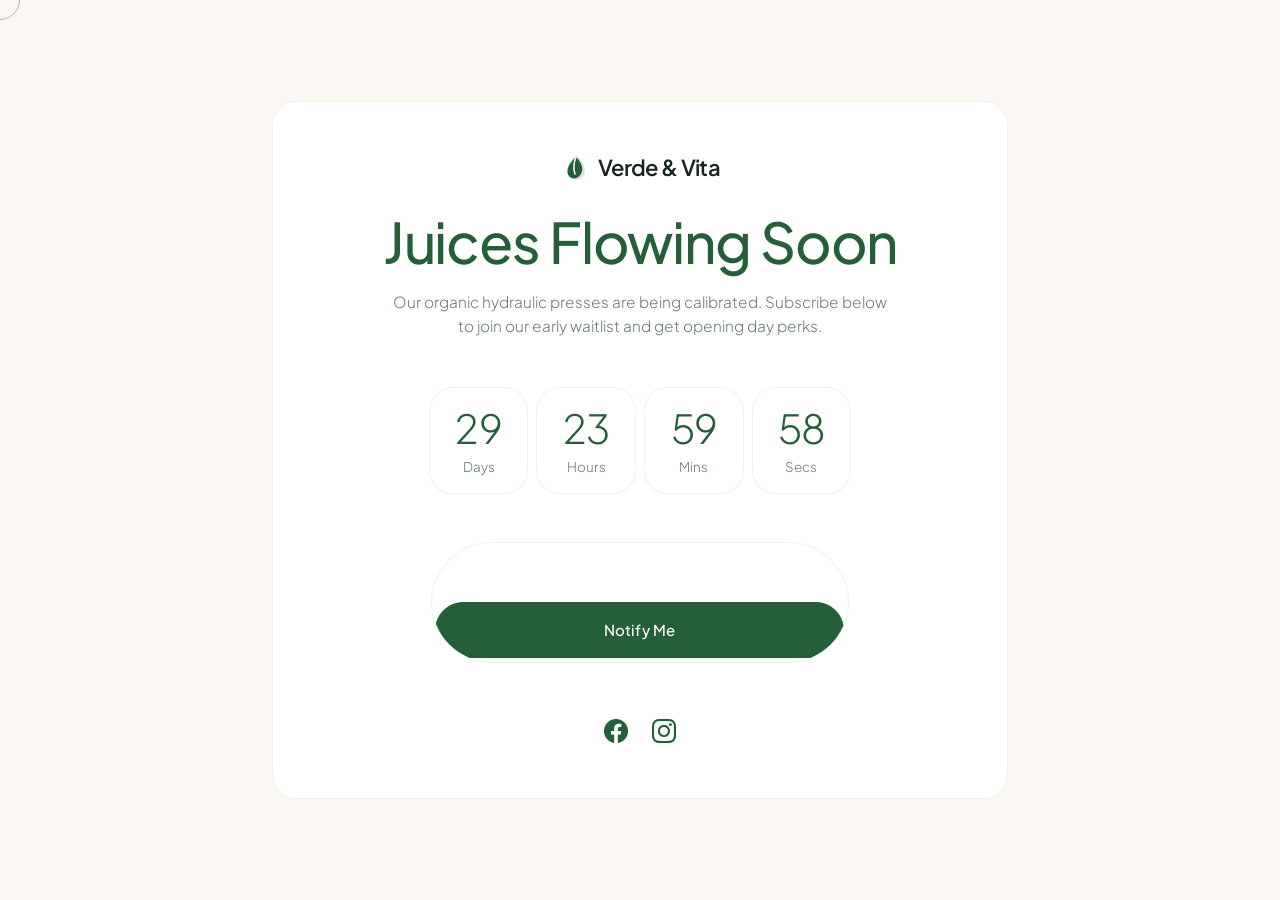
<file: coming-soon.html>
<!DOCTYPE html>
<html lang="en" dir="ltr" data-theme="light">
<head>
  <meta charset="UTF-8">
  <meta name="viewport" content="width=device-width, initial-scale=1.0">
  <meta name="description" content="Verde & Vita - Launching our organic cold-pressed wellness bar soon. Join the waitlist.">
  <title>Verde & Vita | Juices Flowing Soon</title>
  
  <!-- Favicon -->
  <link rel="icon" type="image/svg+xml" href="assets/images/favicon.svg">

  <!-- Bootstrap 5 CSS CDN -->
  <link id="bootstrap-css" rel="stylesheet" href="https://cdn.jsdelivr.net/npm/bootstrap@5.3.2/dist/css/bootstrap.min.css">
  <link rel="stylesheet" href="https://cdn.jsdelivr.net/npm/bootstrap-icons@1.11.1/font/bootstrap-icons.css">
  
  <!-- Custom Stylesheets -->
  <link rel="stylesheet" href="assets/css/style.css">
  <link rel="stylesheet" href="assets/css/rtl.css">
</head>
<body class="bg-soft-section">

  <div class="custom-cursor"></div>

  <main class="d-flex align-items-center justify-content-center min-vh-100 text-center">
    <div class="container py-5">
      <div class="row justify-content-center">
        <div class="col-lg-8">
          <div class="glass-card p-5">
            <!-- Brand Logo -->
            <a href="index.html" class="navbar-brand navbar-brand-custom justify-content-center mb-4">
              <svg width="32" height="32" viewBox="0 0 32 32" fill="none" xmlns="http://www.w3.org/2000/svg">
                <path d="M16 3C16 3 25 10 25 19C25 24 21 28 16 28C11 28 7 24 7 19C7 10 16 3 16 3Z" fill="var(--color-primary)" fill-opacity="0.15"/>
                <path d="M16 5C22 11 24 17 21 22C18 27 12 28 9 24C6 20 7 13 16 5Z" fill="var(--color-primary)"/>
                <path d="M16 5C14 10 13 16 15 22" stroke="var(--bg-main)" stroke-width="1.5" stroke-linecap="round"/>
              </svg>
              <span>Verde & Vita</span>
            </a>

            <h1 class="h2-title text-brand-primary mb-3">Juices Flowing Soon</h1>
            <p class="text-muted mb-5 mx-auto" style="max-width: 500px;">
              Our organic hydraulic presses are being calibrated. Subscribe below to join our early waitlist and get opening day perks.
            </p>

            <!-- Countdown Timer Grid -->
            <div class="row g-2 justify-content-center mb-5 countdown-wrap">
              <div class="col-3 col-sm-2">
                <div class="glass-card p-3">
                  <h3 class="display-6 text-brand-primary mb-0" id="countdown-days">00</h3>
                  <span class="small text-muted d-block mt-1">Days</span>
                </div>
              </div>
              <div class="col-3 col-sm-2">
                <div class="glass-card p-3">
                  <h3 class="display-6 text-brand-primary mb-0" id="countdown-hours">00</h3>
                  <span class="small text-muted d-block mt-1">Hours</span>
                </div>
              </div>
              <div class="col-3 col-sm-2">
                <div class="glass-card p-3">
                  <h3 class="display-6 text-brand-primary mb-0" id="countdown-minutes">00</h3>
                  <span class="small text-muted d-block mt-1">Mins</span>
                </div>
              </div>
              <div class="col-3 col-sm-2">
                <div class="glass-card p-3">
                  <h3 class="display-6 text-brand-primary mb-0" id="countdown-seconds">00</h3>
                  <span class="small text-muted d-block mt-1">Secs</span>
                </div>
              </div>
            </div>

            <!-- Early Waitlist Subscription -->
            <div class="row justify-content-center">
              <div class="col-md-8">
                <form class="input-group glass-card p-1 rounded-pill" style="border-radius: 50px;" onsubmit="event.preventDefault(); document.getElementById('waitlist-success').style.display='block'; this.reset();">
                  <input type="email" class="form-control border-0 bg-transparent ps-4 py-3" placeholder="Enter your email address" required style="font-size: 15px;">
                  <button type="submit" class="btn btn-brand py-3 px-4 rounded-pill">Notify Me</button>
                </form>
                
                <div id="waitlist-success" class="alert alert-success border-0 rounded-pill mt-4 text-brand-primary" style="display: none; background-color: var(--color-primary-light);">
                  <i class="bi bi-check-circle-fill me-2"></i> Added to early access waitlist! We will alert you.
                </div>
              </div>
            </div>

            <!-- Social Links -->
            <div class="d-flex justify-content-center gap-4 mt-5 fs-4">
              <a href="#" class="text-brand-primary" aria-label="Facebook"><i class="bi bi-facebook"></i></a>
              <a href="#" class="text-brand-primary" aria-label="Instagram"><i class="bi bi-instagram"></i></a>
            </div>
          </div>
        </div>
      </div>
    </div>
  </main>

  <script src="https://cdn.jsdelivr.net/npm/bootstrap@5.3.2/dist/js/bootstrap.bundle.min.js"></script>
  <script src="assets/js/main.js"></script>
  <script src="assets/js/animations.js"></script>
</body>
</html>
</file>
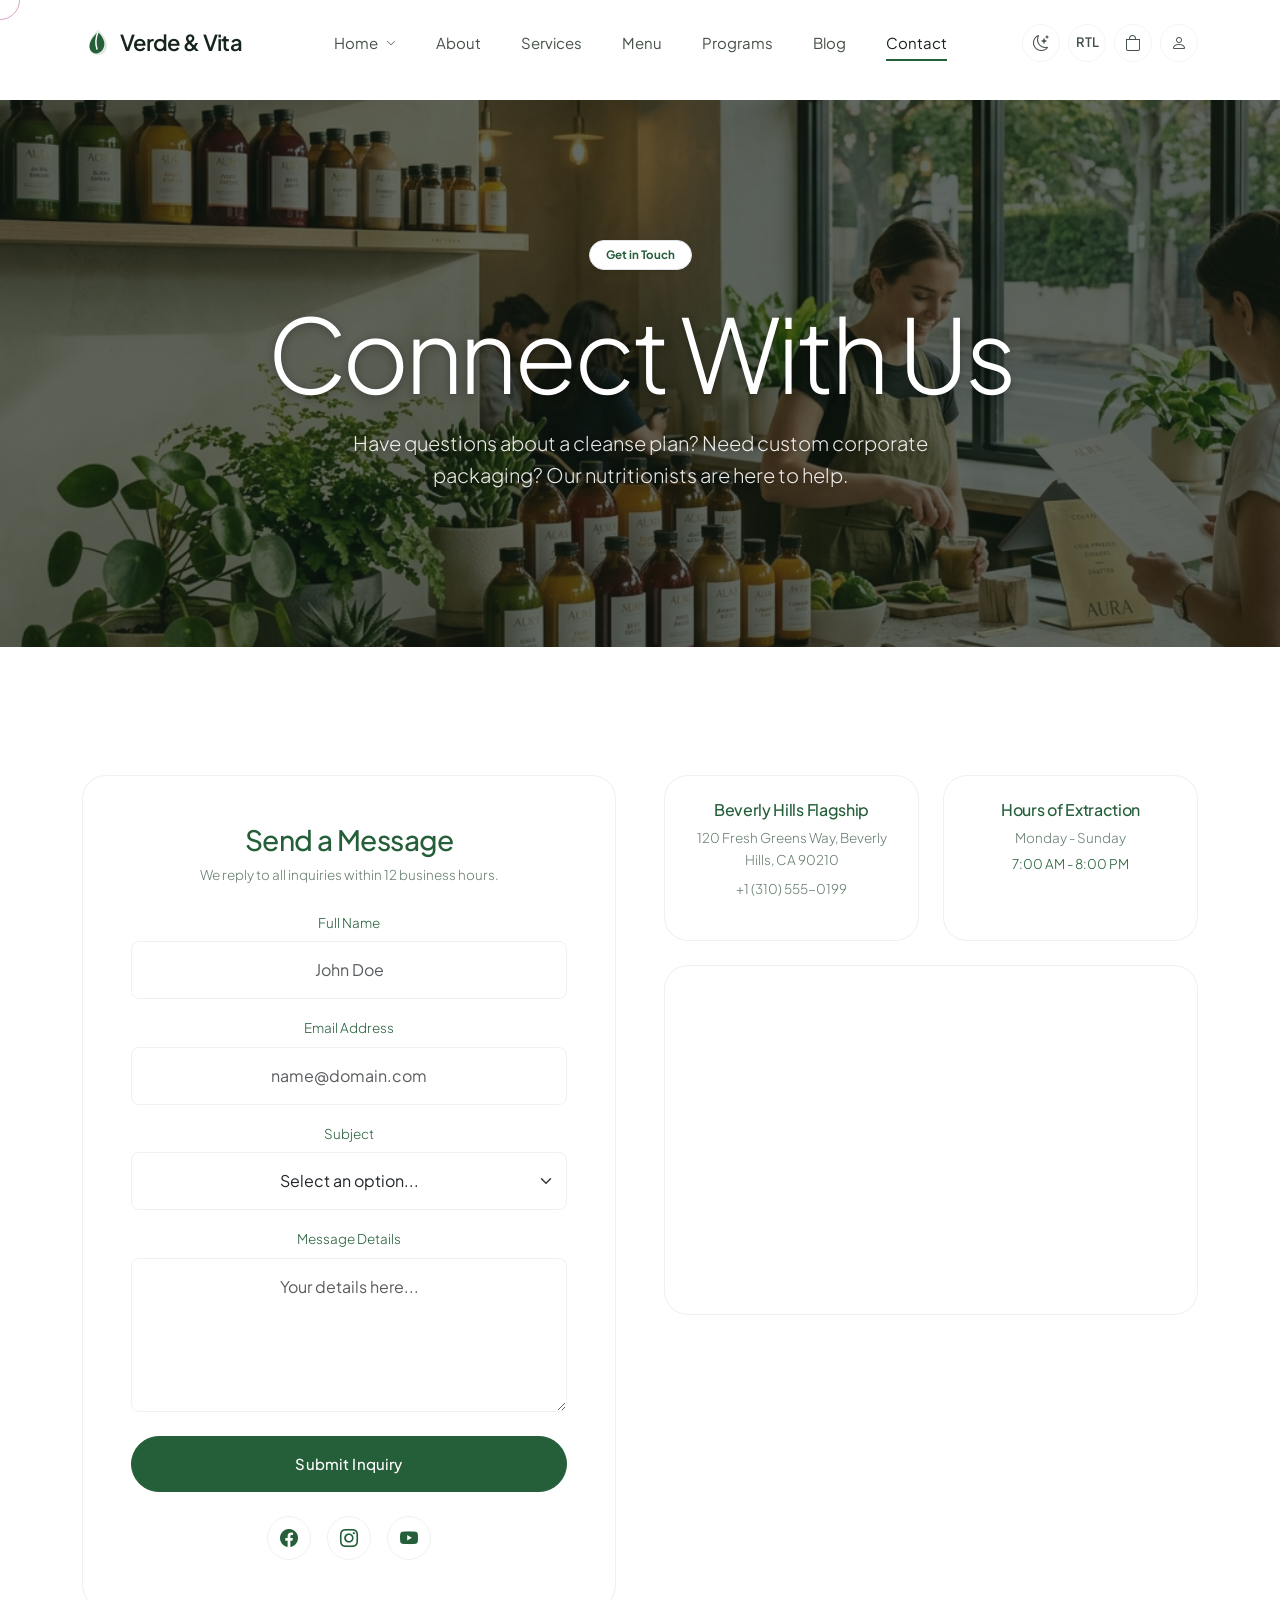
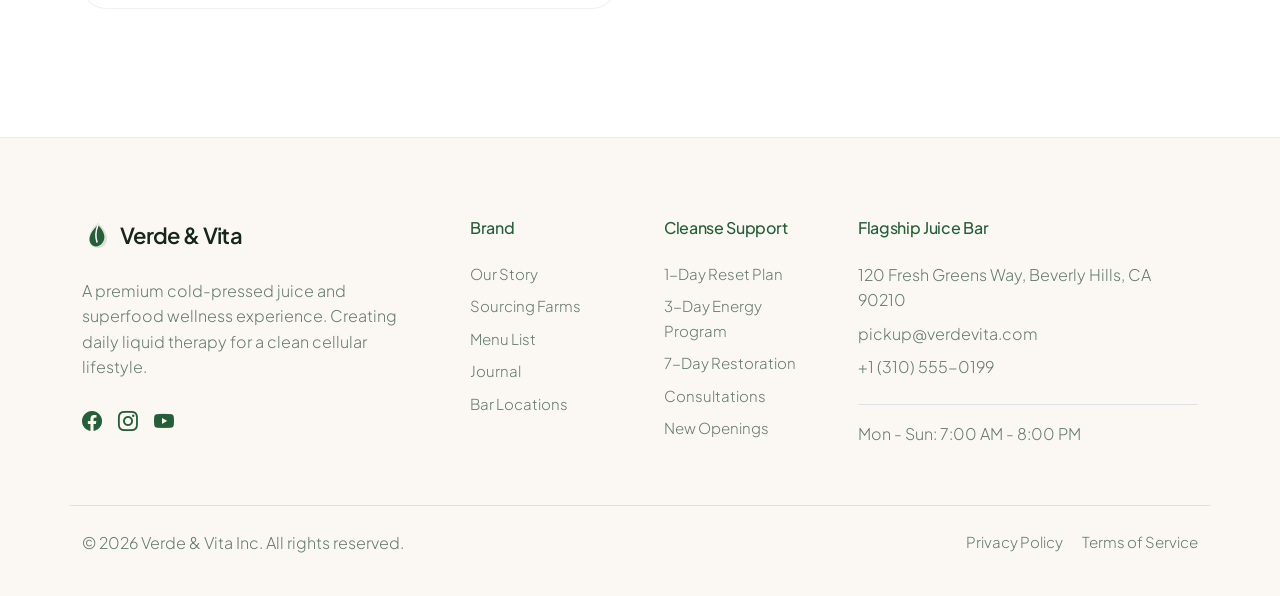
<file: contact.html>
<!DOCTYPE html>
<html lang="en" dir="ltr" data-theme="light">
<head>
  <meta charset="UTF-8">
  <meta name="viewport" content="width=device-width, initial-scale=1.0">
  <meta name="description" content="Verde & Vita - Get in touch, order pickup, find bar locations and hours.">
  <meta name="keywords" content="contact juice bar, address, hours, customer support">
  <title>Verde & Vita | Connect With Us</title>
  
  <!-- Favicon -->
  <link rel="icon" type="image/svg+xml" href="assets/images/favicon.svg">

  <!-- Bootstrap 5 CSS CDN -->
  <link id="bootstrap-css" rel="stylesheet" href="https://cdn.jsdelivr.net/npm/bootstrap@5.3.2/dist/css/bootstrap.min.css">
  <link rel="stylesheet" href="https://cdn.jsdelivr.net/npm/bootstrap-icons@1.11.1/font/bootstrap-icons.css">
  
  <!-- Custom Stylesheets -->
  <link rel="stylesheet" href="assets/css/style.css">
  <link rel="stylesheet" href="assets/css/rtl.css">
  <style>
    a.contact-social-link {
      display: inline-flex !important;
      align-items: center !important;
      justify-content: center !important;
      width: 44px !important;
      height: 44px !important;
      border-radius: 50% !important;
      border: 1px solid var(--border-color) !important;
      color: var(--color-primary) !important;
      transition: var(--transition-smooth) !important;
      background-color: transparent !important;
      line-height: 1 !important;
      text-decoration: none !important;
    }
    a.contact-social-link i {
      line-height: 1 !important;
      font-size: 18px !important;
      display: inline-flex !important;
      align-items: center !important;
      justify-content: center !important;
      vertical-align: middle !important;
      margin: 0 !important;
      padding: 0 !important;
    }
    a.contact-social-link:hover {
      background-color: var(--color-primary) !important;
      color: var(--bg-main) !important;
      transform: translateY(-4px) !important;
      border-color: var(--color-primary) !important;
      box-shadow: 0 8px 20px rgba(37, 95, 59, 0.2) !important;
    }
  </style>
</head>
<body>

  <div class="custom-cursor"></div>
  <div class="offcanvas-backdrop-custom"></div>

  <!-- Header Navbar -->
  <header>
  <nav class="navbar navbar-expand-xl navbar-custom">
   <div class="container">
    <!-- Logo -->
    <a class="navbar-brand navbar-brand-custom" href="index.html">
     <svg width="32" height="32" viewBox="0 0 32 32" fill="none" xmlns="http://www.w3.org/2000/svg">
      <path d="M16 3C16 3 25 10 25 19C25 24 21 28 16 28C11 28 7 24 7 19C7 10 16 3 16 3Z" fill="var(--color-primary)" fill-opacity="0.15"/>
      <path d="M16 5C22 11 24 17 21 22C18 27 12 28 9 24C6 20 7 13 16 5Z" fill="var(--color-primary)"/>
      <path d="M16 5C14 10 13 16 15 22" stroke="var(--bg-main)" stroke-width="1.5" stroke-linecap="round"/>
     </svg>
     <span>Verde & Vita</span>
    </a>

    <!-- Desktop Menu -->
    <div class="collapse navbar-collapse d-none d-xl-flex justify-content-center">
     <ul class="navbar-nav gap-2">
      <li class="nav-item dropdown">
       <a class="nav-link nav-link-custom dropdown-toggle d-flex align-items-center gap-1" href="#" role="button" data-bs-toggle="dropdown" aria-expanded="false">Home <i class="bi bi-chevron-down ms-1" style="font-size: 10px;"></i></a>
       <ul class="dropdown-menu border-0 shadow-sm bg-card mt-2">
        <li><a class="dropdown-item py-2 px-3" href="index.html">Home 1</a></li>
        <li><a class="dropdown-item py-2 px-3" href="home-2.html">Home 2</a></li>
       </ul>
      </li>
      <li class="nav-item"><a class="nav-link nav-link-custom" href="about.html">About</a></li>
      <li class="nav-item"><a class="nav-link nav-link-custom" href="services.html">Services</a></li>
      <li class="nav-item"><a class="nav-link nav-link-custom" href="menu.html">Menu</a></li>
      <li class="nav-item"><a class="nav-link nav-link-custom" href="service-details.html">Programs</a></li>
      <li class="nav-item"><a class="nav-link nav-link-custom" href="blog.html">Blog</a></li>
      <li class="nav-item"><a class="nav-link nav-link-custom active" href="contact.html">Contact</a></li>
     </ul>
    </div>

    <!-- Header Actions -->
    <div class="d-flex align-items-center gap-2">
     <!-- Light/Dark Toggle -->
     <button class="toggle-icon-btn d-none d-xl-inline-flex theme-toggle-btn" aria-label="Toggle Theme">
      <i class="bi bi-moon-stars"></i>
     </button>
     
     <!-- RTL Toggle -->
     <button class="toggle-icon-btn d-none d-xl-inline-flex rtl-toggle-btn" style="font-size: 13px; font-weight: 600;">RTL</button>

     <!-- Shopping Cart Toggle -->
     <button class="toggle-icon-btn d-none d-xl-inline-flex cart-toggle-btn position-relative" aria-label="Open Cart">
      <i class="bi bi-bag"></i>
      <span class="position-absolute top-0 start-100 translate-middle badge rounded-pill bg-danger cart-count-badge" style="font-size: 10px; display: none;">0</span>
     </button>

     <!-- Profile Link -->
     <a href="login.html" class="toggle-icon-btn d-none d-xl-inline-flex" aria-label="Account Login">
      <i class="bi bi-person"></i>
     </a>

     <!-- Hamburger Button (Mobile Only) -->
     <button class="hamburger-custom d-xl-none" aria-label="Toggle Navigation">
      <span class="hamburger-line"></span>
      <span class="hamburger-line"></span>
      <span class="hamburger-line"></span>
     </button>
    </div>
   </div>
  </nav>
 </header>

  <!-- Mobile Offcanvas Menu -->
  <div class="offcanvas-custom d-xl-none" id="offcanvas-menu">
    <!-- Close Button -->
    <button class="btn-close position-absolute top-0 end-0 m-4" aria-label="Close Menu" onclick="document.querySelector('.hamburger-custom').click();" style="font-size: 18px; z-index: 10;"></button>
  <div class="d-flex flex-column h-100 justify-content-between">
   <ul class="navbar-nav gap-3 fs-3">
    <li class="nav-item dropdown">
     <a class="nav-link nav-link-custom dropdown-toggle d-flex align-items-center justify-content-between" href="#" role="button" data-bs-toggle="dropdown" aria-expanded="false"><span>Home</span> <i class="bi bi-chevron-down" style="font-size: 14px;"></i></a>
     <ul class="dropdown-menu border-0 shadow-sm bg-card mt-2">
      <li><a class="dropdown-item py-2 px-3" href="index.html">Home 1</a></li>
      <li><a class="dropdown-item py-2 px-3" href="home-2.html">Home 2</a></li>
     </ul>
    </li>
    <li class="nav-item"><a class="nav-link nav-link-custom" href="about.html">About</a></li>
    <li class="nav-item"><a class="nav-link nav-link-custom" href="services.html">Services</a></li>
    <li class="nav-item"><a class="nav-link nav-link-custom" href="menu.html">Menu</a></li>
    <li class="nav-item"><a class="nav-link nav-link-custom" href="service-details.html">Programs</a></li>
    <li class="nav-item"><a class="nav-link nav-link-custom" href="blog.html">Blog</a></li>
    <li class="nav-item"><a class="nav-link nav-link-custom active" href="contact.html">Contact</a></li>
   </ul>
   <div class="d-flex justify-content-center gap-4 pt-4 border-top mt-auto mb-4">
    <button class="toggle-icon-btn theme-toggle-btn" aria-label="Toggle Theme">
     <i class="bi bi-moon-stars"></i>
    </button>
    <button class="toggle-icon-btn rtl-toggle-btn" style="font-size: 13px; font-weight: 600;">RTL</button>
    <button class="toggle-icon-btn cart-toggle-btn position-relative" aria-label="Open Cart" onclick="document.querySelector('.hamburger-custom').click();">
     <i class="bi bi-bag"></i>
     <span class="position-absolute top-0 start-100 translate-middle badge rounded-pill bg-danger cart-count-badge" style="font-size: 10px; display: none;">0</span>
    </button>
    <a href="login.html" class="toggle-icon-btn d-inline-flex" aria-label="Account Login">
     <i class="bi bi-person"></i>
    </a>
   </div>
  </div>
 </div>

  <!-- Cart Drawer -->
  <div class="cart-drawer-custom" id="cart-drawer">
    <div>
      <div class="d-flex justify-content-between align-items-center border-bottom pb-3 mb-4">
        <h4 class="mb-0 text-brand-primary font-weight-600">Your Order</h4>
        <button class="btn-close" id="cart-close-btn" aria-label="Close Cart"></button>
      </div>
      <div id="cart-items-container" class="overflow-y-auto" style="max-height: 55vh;"></div>
    </div>
    <div class="border-top pt-4">
      <div class="d-flex justify-content-between align-items-center mb-3">
        <span class="text-muted">Subtotal</span>
        <h4 class="mb-0 text-brand-primary font-weight-600" id="cart-subtotal">$0.00</h4>
      </div>
      <a href="menu.html" class="btn btn-brand w-100 py-3 mb-2">Proceed to Checkout</a>
      <button class="btn btn-brand-outline w-100 py-3" onclick="document.getElementById('cart-close-btn').click();">Continue Shopping</button>
    </div>
  </div>

  <main style="padding-top: 100px;">
    <!-- Page Header -->
    <section class="section-padding text-center position-relative" style="background-image: linear-gradient(rgba(15, 25, 18, 0.65), rgba(15, 25, 18, 0.65)), url('assets/images/contact_hero_bg.png'); background-size: cover; background-position: center; background-repeat: no-repeat; padding-top: 140px; padding-bottom: 140px;">
      <div class="container position-relative" style="z-index: 2;">
        <span class="badge text-brand-primary bg-white border px-3 py-2 rounded-pill mb-4 shadow-sm">Get in Touch</span>
        <h1 class="font-display-large text-white mb-3" style="text-shadow: 0 2px 10px rgba(0,0,0,0.3);">Connect With Us</h1>
        <p class="text-white fs-5 mx-auto" style="max-width: 600px; opacity: 0.9; text-shadow: 0 2px 8px rgba(0,0,0,0.3);">
          Have questions about a cleanse plan? Need custom corporate packaging? Our nutritionists are here to help.
        </p>
      </div>
    </section>

    <!-- Split Content -->
    <section class="section-padding">
      <div class="container">
        <div class="row g-5">
          <!-- Left side Contact Form -->
          <div class="col-lg-6 reveal-on-scroll">
            <div class="glass-card p-5 text-center">
              <h2 class="fs-3 text-brand-primary mb-2">Send a Message</h2>
              <p class="text-muted small mb-4">We reply to all inquiries within 12 business hours.</p>
              
              <form id="contact-form" novalidate onsubmit="event.preventDefault(); handleFormSubmit();">
                <div class="mb-3 text-center">
                  <label for="c-name" class="form-label text-brand-primary font-weight-500 small">Full Name</label>
                  <input type="text" class="form-control text-center rounded-3 border-color bg-transparent p-3" id="c-name" placeholder="John Doe" required>
                  <div class="invalid-feedback">Please enter your name.</div>
                </div>

                <div class="mb-3 text-center">
                  <label for="c-email" class="form-label text-brand-primary font-weight-500 small">Email Address</label>
                  <input type="email" class="form-control text-center rounded-3 border-color bg-transparent p-3" id="c-email" placeholder="name@domain.com" required>
                  <div class="invalid-feedback">Please provide a valid email.</div>
                </div>

                <div class="mb-3 text-center">
                  <label for="c-subject" class="form-label text-brand-primary font-weight-500 small">Subject</label>
                  <select class="form-select text-center rounded-3 border-color bg-transparent p-3" id="c-subject" required>
                    <option value="" disabled selected>Select an option...</option>
                    <option value="cleanse">Cleanse Program Inquiry</option>
                    <option value="catering">Corporate / Private Events</option>
                    <option value="feedback">General Feedback</option>
                  </select>
                  <div class="invalid-feedback">Please select a subject.</div>
                </div>

                <div class="mb-4 text-center">
                  <label for="c-message" class="form-label text-brand-primary font-weight-500 small">Message Details</label>
                  <textarea class="form-control text-center rounded-3 border-color bg-transparent p-3" id="c-message" rows="5" placeholder="Your details here..." required></textarea>
                  <div class="invalid-feedback">Please enter your message details.</div>
                </div>

                <button type="submit" class="btn btn-brand w-100 py-3">Submit Inquiry</button>
              </form>

              <!-- Social Media Links -->
              <div class="d-flex justify-content-center gap-3 mt-4">
                <a href="#" class="contact-social-link" aria-label="Facebook"><i class="bi bi-facebook"></i></a>
                <a href="#" class="contact-social-link" aria-label="Instagram"><i class="bi bi-instagram"></i></a>
                <a href="#" class="contact-social-link" aria-label="Youtube"><i class="bi bi-youtube"></i></a>
              </div>

              <!-- Success Alert -->
              <div id="contact-success" class="alert alert-success border-0 rounded-pill mt-4 text-brand-primary" style="display: none; background-color: var(--color-primary-light);">
                <i class="bi bi-check-circle-fill me-2"></i> Inquiry submitted successfully! We will connect soon.
              </div>
            </div>
          </div>

          <!-- Right side Contact Details & Map -->
          <div class="col-lg-6 reveal-on-scroll">
            <!-- Details Grid -->
            <div class="row g-4 mb-4 text-center">
              <div class="col-md-6">
                <div class="glass-card p-4 h-100">
                  <h4 class="fs-6 text-brand-primary font-weight-600 mb-2">Beverly Hills Flagship</h4>
                  <p class="text-muted small mb-0">120 Fresh Greens Way, Beverly Hills, CA 90210</p>
                  <p class="text-muted small mt-2">+1 (310) 555-0199</p>
                </div>
              </div>
              <div class="col-md-6">
                <div class="glass-card p-4 h-100">
                  <h4 class="fs-6 text-brand-primary font-weight-600 mb-2">Hours of Extraction</h4>
                  <p class="text-muted small mb-0">Monday - Sunday</p>
                  <p class="text-brand-primary font-weight-600 small mt-1">7:00 AM - 8:00 PM</p>
                </div>
              </div>
            </div>

            <!-- Real Google Map Embed -->
            <div class="glass-card p-0 overflow-hidden position-relative" style="height: 350px;">
              <iframe 
                src="https://maps.google.com/maps?q=Beverly%20Hills,%20California&t=&z=14&ie=UTF8&iwloc=&output=embed" 
                width="100%" 
                height="100%" 
                style="border:0; min-height: 350px; display: block; filter: grayscale(0.1) contrast(1.1) brightness(0.95);" 
                allowfullscreen="" 
                loading="lazy">
              </iframe>
            </div>
          </div>
        </div>
      </div>
    </section>
  </main>

  <!-- Footer -->
  <footer class="footer-custom">
    <div class="container">
      <div class="row g-5">
        <!-- Logo & Brand statement -->
        <div class="col-xl-4 col-lg-6 col-md-6">
          <a class="navbar-brand navbar-brand-custom mb-4" href="index.html">
            <svg width="32" height="32" viewBox="0 0 32 32" fill="none" xmlns="http://www.w3.org/2000/svg">
              <path d="M16 3C16 3 25 10 25 19C25 24 21 28 16 28C11 28 7 24 7 19C7 10 16 3 16 3Z" fill="var(--color-primary)" fill-opacity="0.15"/>
              <path d="M16 5C22 11 24 17 21 22C18 27 12 28 9 24C6 20 7 13 16 5Z" fill="var(--color-primary)"/>
              <path d="M16 5C14 10 13 16 15 22" stroke="var(--bg-main)" stroke-width="1.5" stroke-linecap="round"/>
            </svg>
            <span>Verde & Vita</span>
          </a>
          <p class="text-muted mb-4 fs-6" style="max-width: 320px;">
            A premium cold-pressed juice and superfood wellness experience. Creating daily liquid therapy for a clean cellular lifestyle.
          </p>
          <div class="d-flex gap-3 fs-5">
            <a href="#" class="text-brand-primary" aria-label="Facebook"><i class="bi bi-facebook"></i></a>
            <a href="#" class="text-brand-primary" aria-label="Instagram"><i class="bi bi-instagram"></i></a>
            <a href="#" class="text-brand-primary" aria-label="Youtube"><i class="bi bi-youtube"></i></a>
          </div>
        </div>

        <!-- Quick Links -->
        <div class="col-xl-2 col-lg-6 col-md-6 col-6">
          <h5 class="mb-4 text-brand-primary font-weight-600 fs-6 uppercase tracking-wide">Brand</h5>
          <ul class="list-unstyled d-flex flex-column gap-2">
            <li><a href="about.html" class="footer-link">Our Story</a></li>
            <li><a href="services.html" class="footer-link">Sourcing Farms</a></li>
            <li><a href="menu.html" class="footer-link">Menu List</a></li>
            <li><a href="blog.html" class="footer-link">Journal</a></li>
            <li><a href="contact.html" class="footer-link">Bar Locations</a></li>
          </ul>
        </div>

        <!-- Resources -->
        <div class="col-xl-2 col-lg-6 col-md-6 col-6">
          <h5 class="mb-4 text-brand-primary font-weight-600 fs-6 uppercase tracking-wide">Cleanse Support</h5>
          <ul class="list-unstyled d-flex flex-column gap-2">
            <li><a href="service-details.html" class="footer-link">1-Day Reset Plan</a></li>
            <li><a href="service-details.html" class="footer-link">3-Day Energy Program</a></li>
            <li><a href="service-details.html" class="footer-link">7-Day Restoration</a></li>
            <li><a href="contact.html" class="footer-link">Consultations</a></li>
            <li><a href="coming-soon.html" class="footer-link">New Openings</a></li>
          </ul>
        </div>

        <!-- Contact details -->
        <div class="col-xl-4 col-lg-6 col-md-6">
          <h5 class="mb-4 text-brand-primary font-weight-600 fs-6 uppercase tracking-wide">Flagship Juice Bar</h5>
          <p class="text-muted fs-6 mb-2">120 Fresh Greens Way, Beverly Hills, CA 90210</p>
          <p class="text-muted fs-6 mb-2">pickup@verdevita.com</p>
          <p class="text-muted fs-6 mb-4">+1 (310) 555-0199</p>
          <span class="text-muted fs-6 d-block border-top pt-3">Mon - Sun: 7:00 AM - 8:00 PM</span>
        </div>
      </div>

      <div class="row mt-5 pt-4 border-top">
        <div class="col-md-6 text-center text-md-start">
          <p class="text-muted fs-6 mb-0">&copy; 2026 Verde & Vita Inc. All rights reserved.</p>
        </div>
        <div class="col-md-6 text-center text-md-end mt-3 mt-md-0">
          <a href="404.html" class="footer-link me-3">Privacy Policy</a>
          <a href="404.html" class="footer-link">Terms of Service</a>
        </div>
      </div>
    </div>
  </footer>

  <button class="btn-back-to-top" aria-label="Scroll Back to Top">
    <i class="bi bi-chevron-up"></i>
  </button>

  <script src="https://cdn.jsdelivr.net/npm/bootstrap@5.3.2/dist/js/bootstrap.bundle.min.js"></script>
  <script src="assets/js/main.js"></script>
  <script src="assets/js/animations.js"></script>
  
  <script>
    function handleFormSubmit() {
      const form = document.getElementById('contact-form');
      const alert = document.getElementById('contact-success');
      
      form.classList.remove('was-validated');
      
      if (form.checkValidity() === false) {
        form.classList.add('was-validated');
      } else {
        alert.style.display = 'block';
        form.reset();
      }
    }
  </script>
</body>
</html>
</file>
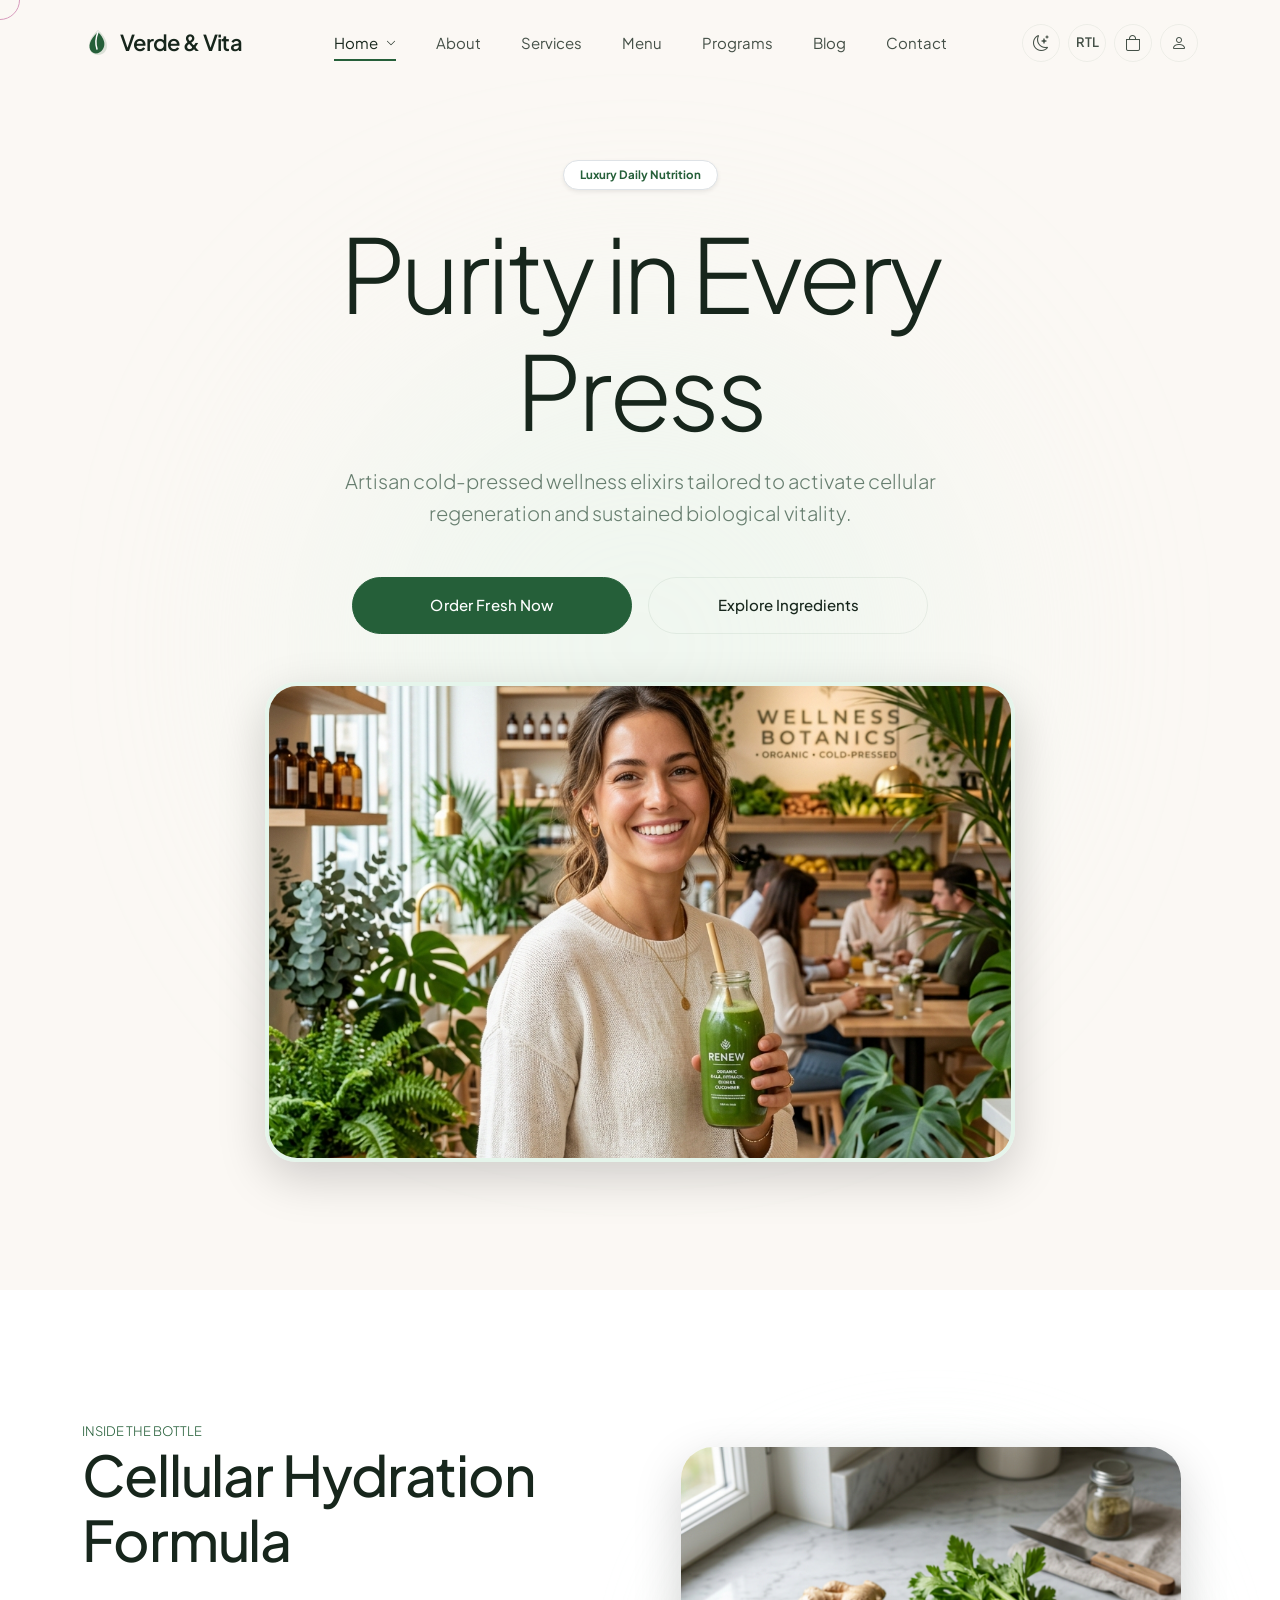
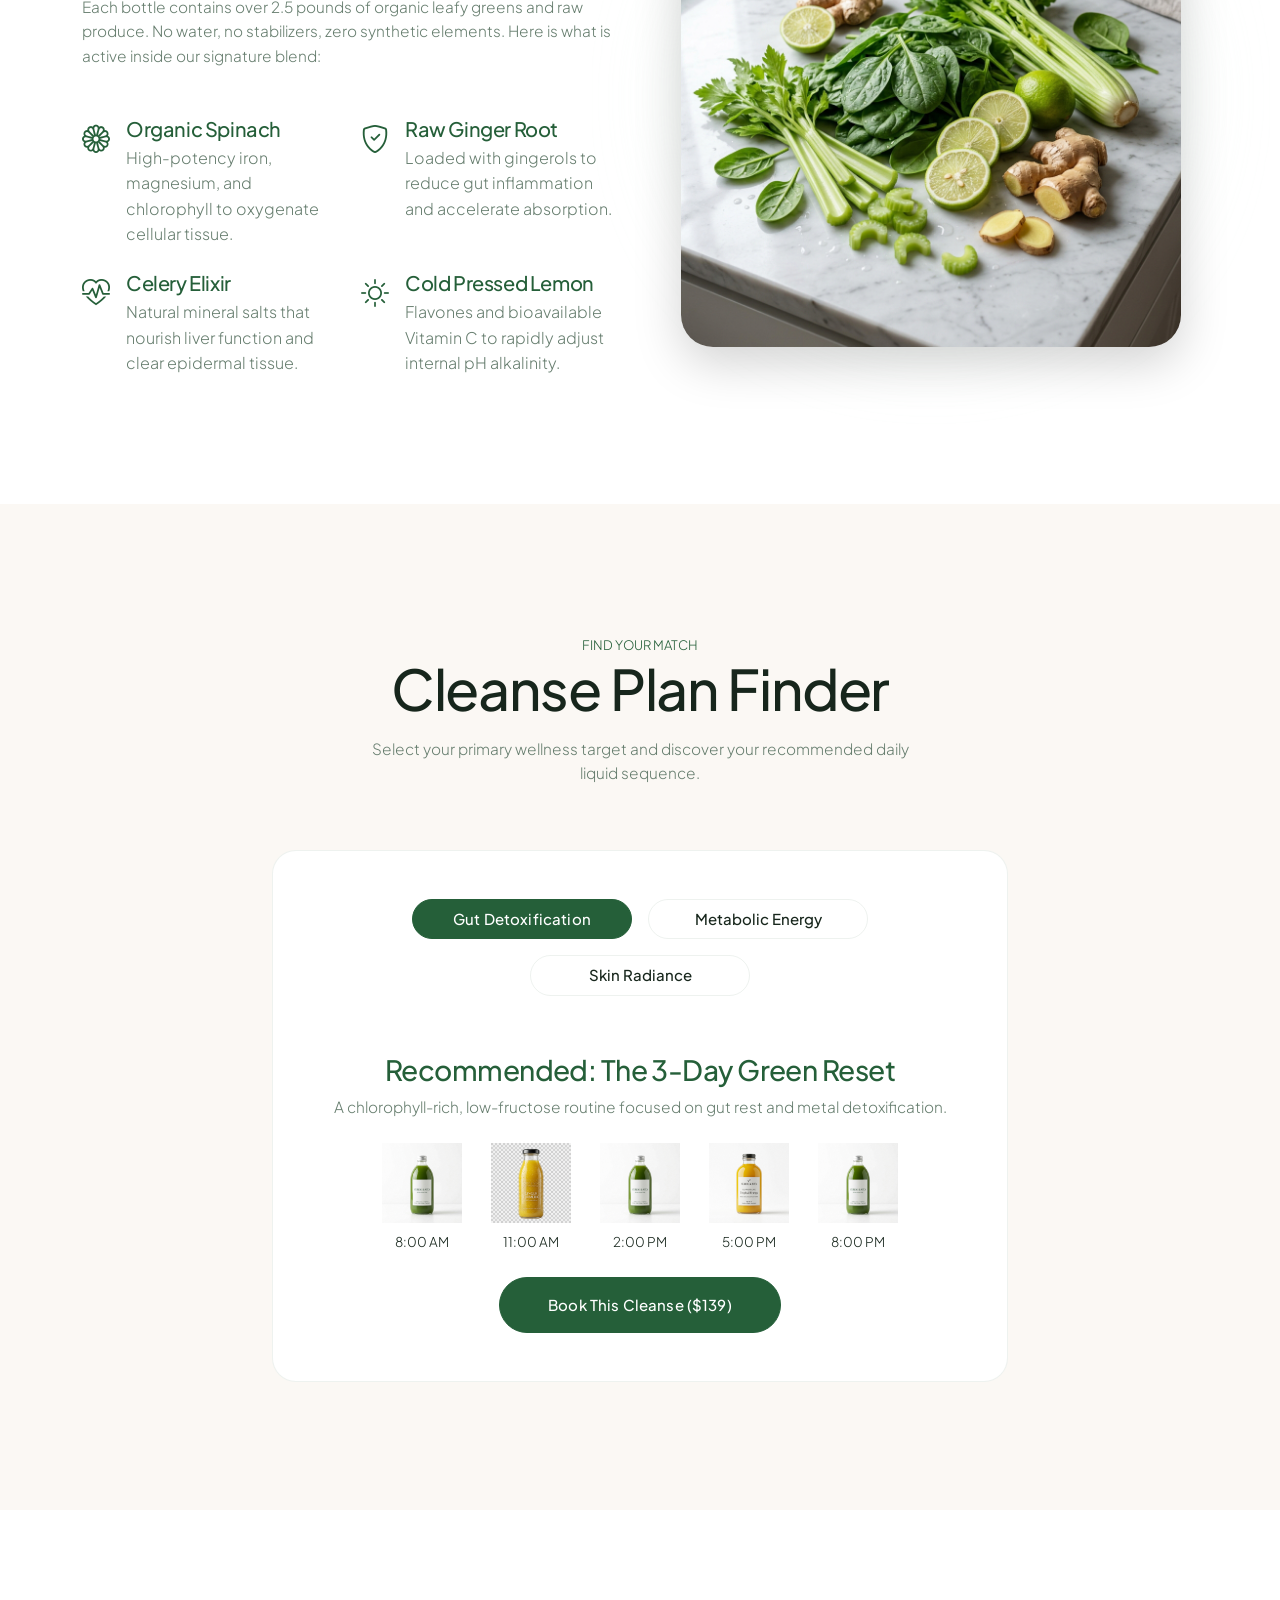
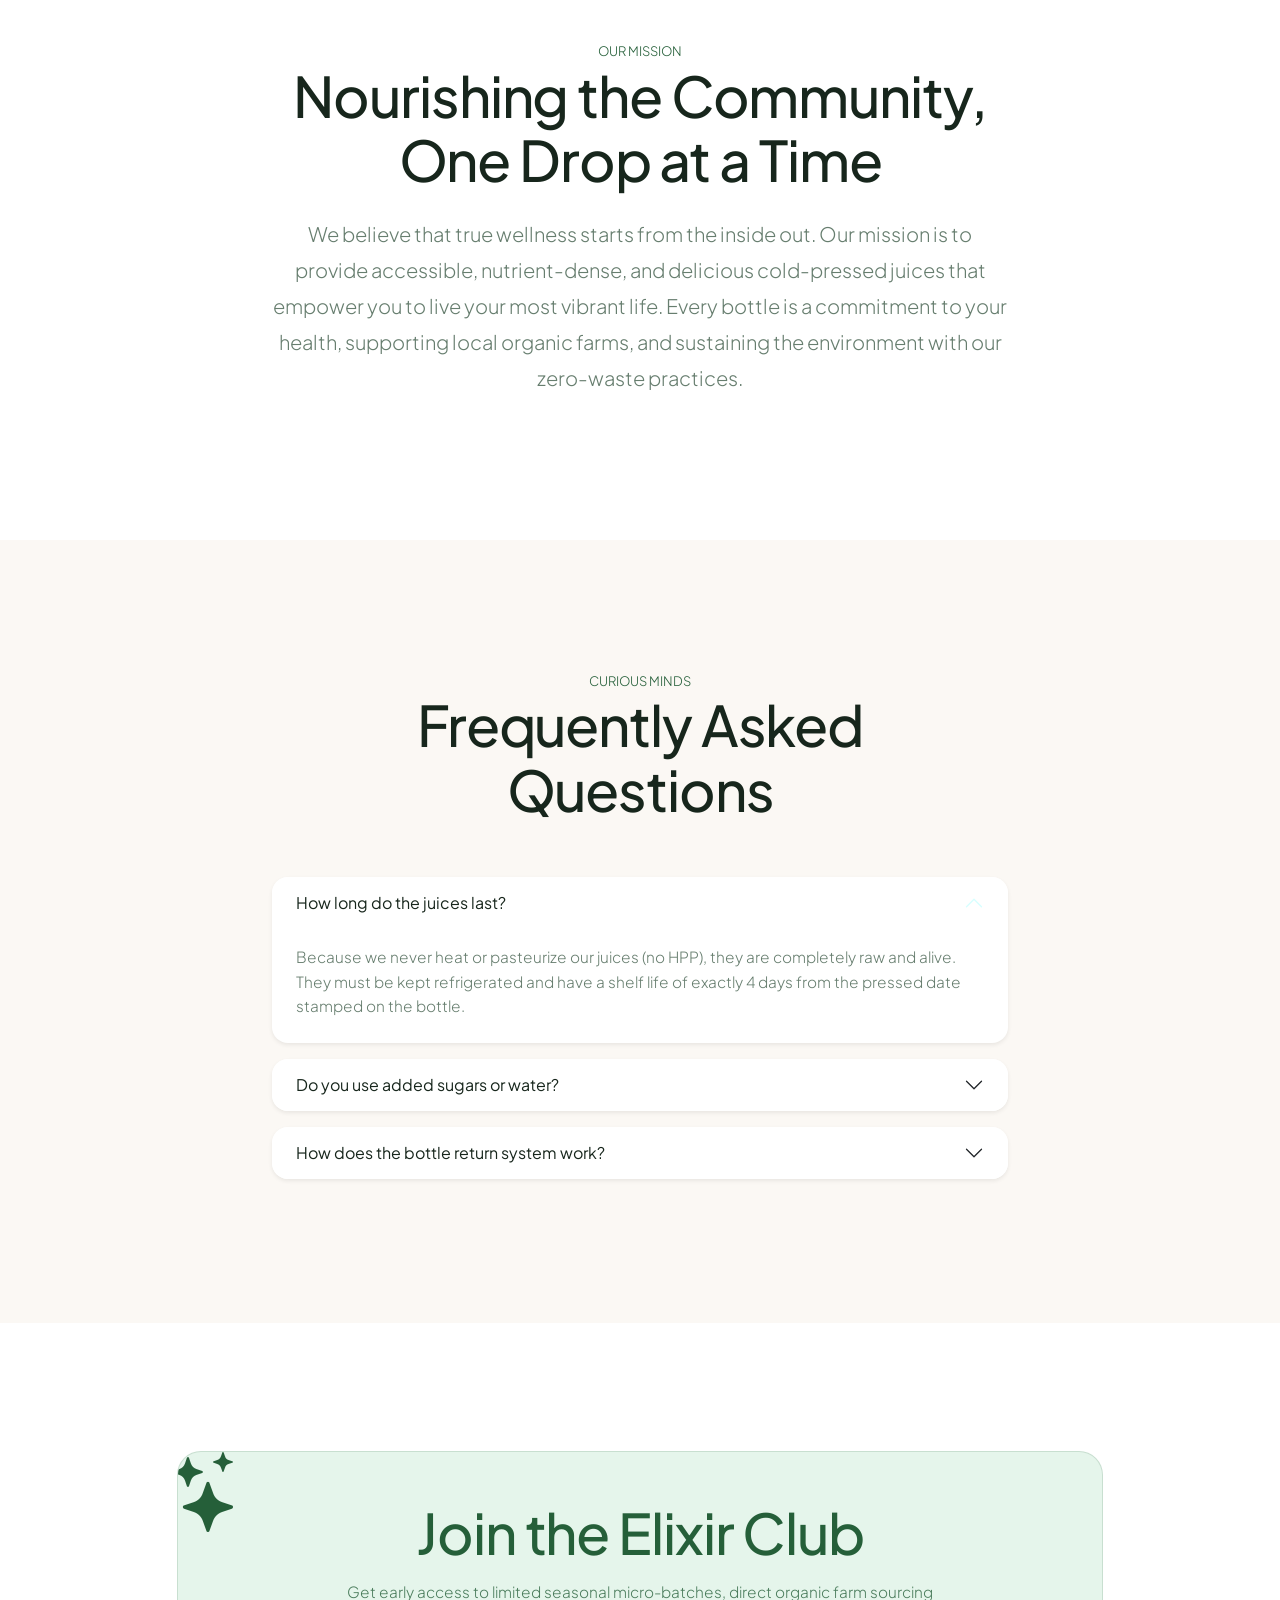
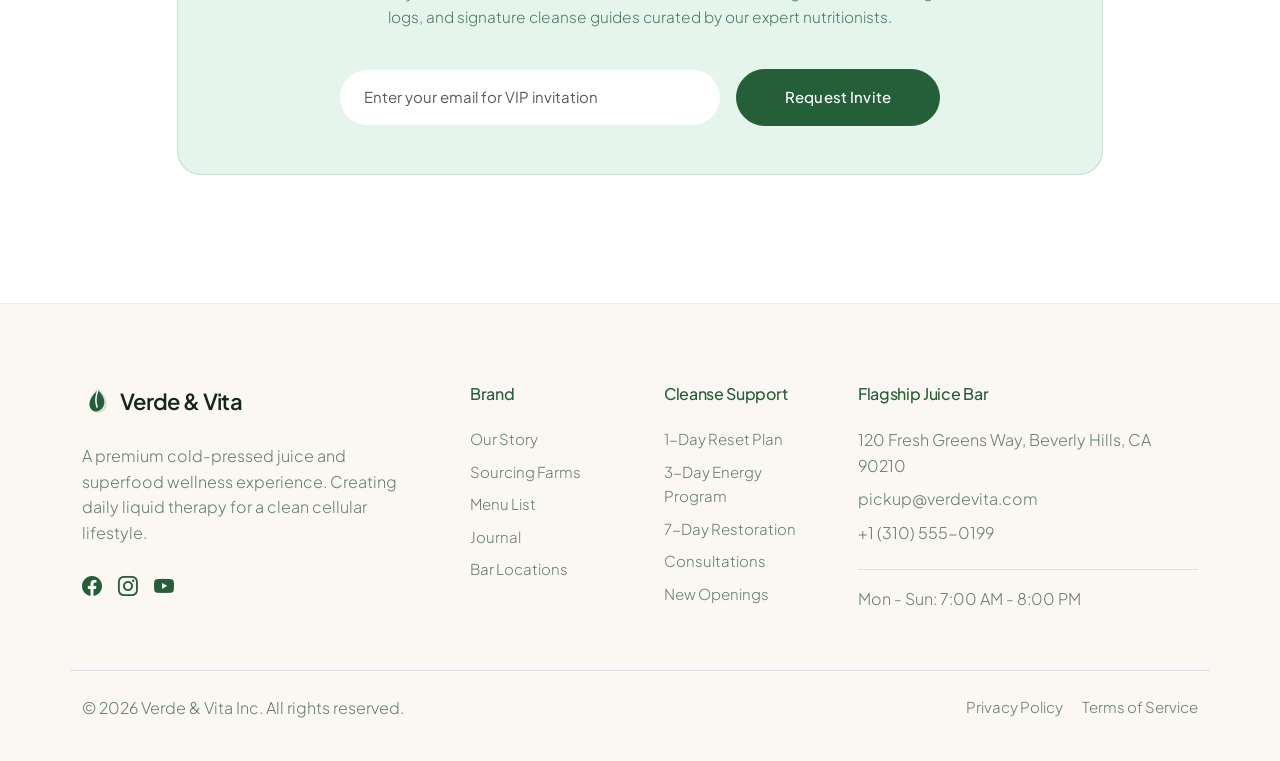
<file: home-2.html>
<!DOCTYPE html>
<html lang="en" dir="ltr" data-theme="light">
<head>
  <meta charset="UTF-8">
  <meta name="viewport" content="width=device-width, initial-scale=1.0">
  <meta name="description" content="Verde & Vita - Centered luxury product storytelling and cleanse guides. Premium Cold-Pressed Juice wellness experience.">
  <meta name="keywords" content="cold-pressed juice, organic, detox cleanse, wellness, superfoods">
  <title>Verde & Vita | Purity in Every Press (Home 2)</title>
  
  <!-- Favicon -->
  <link rel="icon" type="image/svg+xml" href="assets/images/favicon.svg">

  <!-- Bootstrap 5 CSS CDN -->
  <link id="bootstrap-css" rel="stylesheet" href="https://cdn.jsdelivr.net/npm/bootstrap@5.3.2/dist/css/bootstrap.min.css">
  
  <!-- Bootstrap Icons -->
  <link rel="stylesheet" href="https://cdn.jsdelivr.net/npm/bootstrap-icons@1.11.1/font/bootstrap-icons.css">
  
  <!-- Custom Stylesheets -->
  <link rel="stylesheet" href="assets/css/style.css">
  <link rel="stylesheet" href="assets/css/rtl.css">
  <style>
    /* Home 2 Hero — dark mode contrast fixes */
    #home2-hero-heading {
      color: var(--text-main);
    }
    #home2-hero-sub {
      color: var(--text-muted);
    }
    [data-theme="dark"] #home2-hero-heading {
      color: #ffffff;
    }
    [data-theme="dark"] #home2-hero-sub {
      color: rgba(255, 255, 255, 0.78);
    }
    [data-theme="dark"] #home2-hero-outline-btn {
      color: #ffffff !important;
      border-color: rgba(255, 255, 255, 0.5) !important;
    }
    [data-theme="dark"] #home2-hero-outline-btn:hover {
      background: rgba(255,255,255,0.08);
    }
  </style>
</head>
<body>

  <!-- Custom Cursor Tracker -->
  <div class="custom-cursor"></div>

  <!-- Offcanvas Navigation Backdrop -->
  <div class="offcanvas-backdrop-custom"></div>

  <!-- Header Navbar -->
  <header>
  <nav class="navbar navbar-expand-xl navbar-custom">
   <div class="container">
    <!-- Logo -->
    <a class="navbar-brand navbar-brand-custom" href="index.html">
     <svg width="32" height="32" viewBox="0 0 32 32" fill="none" xmlns="http://www.w3.org/2000/svg">
      <path d="M16 3C16 3 25 10 25 19C25 24 21 28 16 28C11 28 7 24 7 19C7 10 16 3 16 3Z" fill="var(--color-primary)" fill-opacity="0.15"/>
      <path d="M16 5C22 11 24 17 21 22C18 27 12 28 9 24C6 20 7 13 16 5Z" fill="var(--color-primary)"/>
      <path d="M16 5C14 10 13 16 15 22" stroke="var(--bg-main)" stroke-width="1.5" stroke-linecap="round"/>
     </svg>
     <span>Verde & Vita</span>
    </a>

    <!-- Desktop Menu -->
    <div class="collapse navbar-collapse d-none d-xl-flex justify-content-center">
     <ul class="navbar-nav gap-2">
      <li class="nav-item dropdown">
       <a class="nav-link nav-link-custom dropdown-toggle d-flex align-items-center gap-1 active" href="#" role="button" data-bs-toggle="dropdown" aria-expanded="false">Home <i class="bi bi-chevron-down ms-1" style="font-size: 10px;"></i></a>
       <ul class="dropdown-menu border-0 shadow-sm bg-card mt-2">
        <li><a class="dropdown-item py-2 px-3" href="index.html">Home 1</a></li>
        <li><a class="dropdown-item py-2 px-3 active text-brand-primary" href="home-2.html">Home 2</a></li>
       </ul>
      </li>
      <li class="nav-item"><a class="nav-link nav-link-custom" href="about.html">About</a></li>
      <li class="nav-item"><a class="nav-link nav-link-custom" href="services.html">Services</a></li>
      <li class="nav-item"><a class="nav-link nav-link-custom" href="menu.html">Menu</a></li>
      <li class="nav-item"><a class="nav-link nav-link-custom" href="service-details.html">Programs</a></li>
      <li class="nav-item"><a class="nav-link nav-link-custom" href="blog.html">Blog</a></li>
      <li class="nav-item"><a class="nav-link nav-link-custom" href="contact.html">Contact</a></li>
     </ul>

    </div>

    <!-- Header Actions -->
    <div class="d-flex align-items-center gap-2">
     <!-- Light/Dark Toggle -->
     <button class="toggle-icon-btn d-none d-xl-inline-flex theme-toggle-btn" aria-label="Toggle Theme">
      <i class="bi bi-moon-stars"></i>
     </button>
     
     <!-- RTL Toggle -->
     <button class="toggle-icon-btn d-none d-xl-inline-flex rtl-toggle-btn" style="font-size: 13px; font-weight: 600;">RTL</button>

     <!-- Shopping Cart Toggle -->
     <button class="toggle-icon-btn d-none d-xl-inline-flex cart-toggle-btn position-relative" aria-label="Open Cart">
      <i class="bi bi-bag"></i>
      <span class="position-absolute top-0 start-100 translate-middle badge rounded-pill bg-danger cart-count-badge" style="font-size: 10px; display: none;">0</span>
     </button>

     <!-- Profile Link -->
     <a href="login.html" class="toggle-icon-btn d-none d-xl-inline-flex" aria-label="Account Login">
      <i class="bi bi-person"></i>
     </a>

     <!-- Hamburger Button (Mobile Only) -->
     <button class="hamburger-custom d-xl-none" aria-label="Toggle Navigation">
      <span class="hamburger-line"></span>
      <span class="hamburger-line"></span>
      <span class="hamburger-line"></span>
     </button>
    </div>
   </div>
  </nav>
 </header>

  <!-- Mobile Offcanvas Menu -->
  <div class="offcanvas-custom d-xl-none" id="offcanvas-menu">
    <!-- Close Button -->
    <button class="btn-close position-absolute top-0 end-0 m-4" aria-label="Close Menu" onclick="document.querySelector('.hamburger-custom').click();" style="font-size: 18px; z-index: 10;"></button>
  <div class="d-flex flex-column h-100 justify-content-between">
   <ul class="navbar-nav gap-3 fs-3">
    <li class="nav-item dropdown">
     <a class="nav-link nav-link-custom dropdown-toggle d-flex align-items-center justify-content-between active" href="#" role="button" data-bs-toggle="dropdown" aria-expanded="false"><span>Home</span> <i class="bi bi-chevron-down" style="font-size: 14px;"></i></a>
     <ul class="dropdown-menu border-0 shadow-sm bg-card mt-2">
      <li><a class="dropdown-item py-2 px-3" href="index.html">Home 1</a></li>
      <li><a class="dropdown-item py-2 px-3 active text-brand-primary" href="home-2.html">Home 2</a></li>
     </ul>
    </li>
    <li class="nav-item"><a class="nav-link nav-link-custom" href="about.html">About</a></li>
    <li class="nav-item"><a class="nav-link nav-link-custom" href="services.html">Services</a></li>
    <li class="nav-item"><a class="nav-link nav-link-custom" href="menu.html">Menu</a></li>
    <li class="nav-item"><a class="nav-link nav-link-custom" href="service-details.html">Programs</a></li>
    <li class="nav-item"><a class="nav-link nav-link-custom" href="blog.html">Blog</a></li>
    <li class="nav-item"><a class="nav-link nav-link-custom" href="contact.html">Contact</a></li>
   </ul>
      <div class="d-flex justify-content-center gap-4 pt-4 border-top mt-auto mb-4">
        <button class="toggle-icon-btn theme-toggle-btn" aria-label="Toggle Theme">
          <i class="bi bi-moon-stars"></i>
        </button>
        <button class="toggle-icon-btn rtl-toggle-btn" style="font-size: 13px; font-weight: 600;">RTL</button>
        <button class="toggle-icon-btn cart-toggle-btn position-relative" aria-label="Open Cart" onclick="document.querySelector('.hamburger-custom').click();">
          <i class="bi bi-bag"></i>
          <span class="position-absolute top-0 start-100 translate-middle badge rounded-pill bg-danger cart-count-badge" style="font-size: 10px; display: none;">0</span>
        </button>
        <a href="login.html" class="toggle-icon-btn d-inline-flex" aria-label="Account Login">
          <i class="bi bi-person"></i>
        </a>
      </div>

  </div>
 </div>

  <!-- Cart Drawer (Offcanvas) -->
  <div class="cart-drawer-custom" id="cart-drawer">
    <div>
      <div class="d-flex justify-content-between align-items-center border-bottom pb-3 mb-4">
        <h4 class="mb-0 text-brand-primary font-weight-600">Your Fresh Order</h4>
        <button class="btn-close" id="cart-close-btn" aria-label="Close Cart"></button>
      </div>
      <div id="cart-items-container" class="overflow-y-auto" style="max-height: 55vh;"></div>
    </div>
    <div class="border-top pt-4">
      <div class="d-flex justify-content-between align-items-center mb-3">
        <span class="text-muted">Subtotal</span>
        <h4 class="mb-0 text-brand-primary font-weight-600" id="cart-subtotal">$0.00</h4>
      </div>
      <a href="menu.html" class="btn btn-brand w-100 py-3 mb-2">Proceed to Pickup Checkout</a>
      <button class="btn btn-brand-outline w-100 py-3" onclick="document.getElementById('cart-close-btn').click();">Continue Shopping</button>
    </div>
  </div>

  <main>
    <!-- Centered Product Launch Hero -->
    <section class="section-padding text-center position-relative overflow-hidden" style="background-color: var(--bg-soft); padding-top: 160px; min-height: 100vh; display: flex; align-items: center;">
      <div class="container position-relative" style="z-index: 2;">
        <span class="badge text-brand-primary bg-white border px-3 py-2 rounded-pill mb-4 shadow-sm">Luxury Daily Nutrition</span>
        <h1 id="home2-hero-heading" class="display-font font-display-large mb-3 mx-auto" style="max-width: 800px;">Purity in Every Press</h1>
        <p id="home2-hero-sub" class="fs-5 mb-5 mx-auto" style="max-width: 600px;">
          Artisan cold-pressed wellness elixirs tailored to activate cellular regeneration and sustained biological vitality.
        </p>
        
        <div class="d-flex flex-column flex-sm-row justify-content-center align-items-center gap-3 mb-5">
          <a href="menu.html" class="btn btn-brand hero-btn px-5 py-3 w-100 w-sm-auto" style="max-width: 280px;">Order Fresh Now</a>
          <a id="home2-hero-outline-btn" href="#spotlight" class="btn btn-brand-outline px-5 py-3 w-100 w-sm-auto" style="max-width: 280px;">Explore Ingredients</a>
        </div>

        <!-- Premium Hero Model Image -->
        <div class="mt-5 mx-auto reveal-on-scroll" style="max-width: 750px;">
          <img src="assets/images/home_2_hero_model.png" alt="Verde & Vita Wellness Lifestyle" class="img-fluid rounded-5 shadow-lg hero-model-image" style="width: 100%; height: auto; object-fit: cover; max-height: 480px; border: 4px solid var(--color-primary-light);">
        </div>
      </div>
      
      <!-- Background glow blur -->
      <div class="position-absolute start-50 top-50 translate-middle" style="width: 50vw; height: 50vw; background-color: var(--color-primary-light); filter: blur(120px); border-radius: 50%; opacity: 0.5; z-index: 1;"></div>
    </section>

    <!-- Ingredient Spotlight Section -->
    <section class="section-padding" id="spotlight">
      <div class="container">
        <div class="row align-items-center g-5">
          <div class="col-lg-6 order-lg-2 reveal-on-scroll">
            <div class="position-relative text-center spotlight-image-wrap">
              <div class="hero-background-shape" style="background-color: var(--color-primary-light); opacity: 0.7;"></div>
              <img src="assets/images/inside_bottle_ingredients.png" alt="Green Juice Ingredients Details" class="img-fluid rounded-5 shadow-lg floating-element" style="max-height: 500px;">
            </div>
          </div>
          
          <div class="col-lg-6 order-lg-1 reveal-on-scroll text-center text-lg-start">
            <span class="text-brand-primary font-weight-600 text-uppercase tracking-wide" style="font-size: 13px;">Inside the Bottle</span>
            <h2 class="h2-title mb-4">Cellular Hydration Formula</h2>
            <p class="text-muted mb-5">
              Each bottle contains over 2.5 pounds of organic leafy greens and raw produce. No water, no stabilizers, zero synthetic elements. Here is what is active inside our signature blend:
            </p>

            <div class="row g-4">
              <!-- Item 1 -->
              <div class="col-sm-6">
                <div class="d-flex align-items-start gap-3">
                  <div class="text-brand-primary fs-3"><i class="bi bi-flower1"></i></div>
                  <div>
                    <h4 class="fs-5 text-brand-primary mb-1">Organic Spinach</h4>
                    <p class="text-muted fs-6 mb-0">High-potency iron, magnesium, and chlorophyll to oxygenate cellular tissue.</p>
                  </div>
                </div>
              </div>
              <!-- Item 2 -->
              <div class="col-sm-6">
                <div class="d-flex align-items-start gap-3">
                  <div class="text-brand-primary fs-3"><i class="bi bi-shield-check"></i></div>
                  <div>
                    <h4 class="fs-5 text-brand-primary mb-1">Raw Ginger Root</h4>
                    <p class="text-muted fs-6 mb-0">Loaded with gingerols to reduce gut inflammation and accelerate absorption.</p>
                  </div>
                </div>
              </div>
              <!-- Item 3 -->
              <div class="col-sm-6">
                <div class="d-flex align-items-start gap-3">
                  <div class="text-brand-primary fs-3"><i class="bi bi-heart-pulse"></i></div>
                  <div>
                    <h4 class="fs-5 text-brand-primary mb-1">Celery Elixir</h4>
                    <p class="text-muted fs-6 mb-0">Natural mineral salts that nourish liver function and clear epidermal tissue.</p>
                  </div>
                </div>
              </div>
              <!-- Item 4 -->
              <div class="col-sm-6">
                <div class="d-flex align-items-start gap-3">
                  <div class="text-brand-primary fs-3"><i class="bi bi-brightness-high"></i></div>
                  <div>
                    <h4 class="fs-5 text-brand-primary mb-1">Cold Pressed Lemon</h4>
                    <p class="text-muted fs-6 mb-0">Flavones and bioavailable Vitamin C to rapidly adjust internal pH alkalinity.</p>
                  </div>
                </div>
              </div>
            </div>
          </div>
        </div>
      </div>
    </section>

    <!-- Wellness Cleanse Calculator -->
    <section class="section-padding bg-soft-section">
      <div class="container">
        <div class="row justify-content-center text-center mb-5">
          <div class="col-lg-6 reveal-on-scroll">
            <span class="text-brand-primary font-weight-600 text-uppercase tracking-wide" style="font-size: 13px;">Find Your Match</span>
            <h2 class="h2-title mb-3">Cleanse Plan Finder</h2>
            <p class="text-muted">Select your primary wellness target and discover your recommended daily liquid sequence.</p>
          </div>
        </div>

        <div class="row justify-content-center">
          <div class="col-lg-8 reveal-on-scroll">
            <div class="glass-card p-5">
              <!-- Goal Buttons -->
              <div class="d-flex flex-wrap justify-content-center gap-3 mb-5" id="calculator-buttons">
                <button class="btn btn-brand px-4 py-2" style="width: 220px; max-width: 100%;" data-target-goal="detox">Gut Detoxification</button>
                <button class="btn btn-brand-outline px-4 py-2" style="width: 220px; max-width: 100%;" data-target-goal="energy">Metabolic Energy</button>
                <button class="btn btn-brand-outline px-4 py-2" style="width: 220px; max-width: 100%;" data-target-goal="glow">Skin Radiance</button>
              </div>

              <!-- Recommendation Panel -->
              <div id="calculator-result" class="text-center pt-2">
                <!-- Goal: Detox (Default) -->
                <div class="goal-view" id="goal-detox">
                  <h3 class="text-brand-primary fs-3 mb-2">Recommended: The 3-Day Green Reset</h3>
                  <p class="text-muted mb-4">A chlorophyll-rich, low-fructose routine focused on gut rest and metal detoxification.</p>
                  
                  <div class="row g-3 justify-content-center mb-4">
                    <div class="col-4 col-sm-2 text-center">
                      <img src="assets/images/green_detox.png" style="max-height: 80px; width: auto;" alt="Juice 1">
                      <div class="small mt-2 font-weight-500">8:00 AM</div>
                    </div>
                    <div class="col-4 col-sm-2 text-center">
                      <img src="assets/images/immunity_blend.png" style="max-height: 80px; width: auto;" alt="Juice 2">
                      <div class="small mt-2 font-weight-500">11:00 AM</div>
                    </div>
                    <div class="col-4 col-sm-2 text-center">
                      <img src="assets/images/green_detox.png" style="max-height: 80px; width: auto;" alt="Juice 3">
                      <div class="small mt-2 font-weight-500">2:00 PM</div>
                    </div>
                    <div class="col-4 col-sm-2 text-center">
                      <img src="assets/images/tropical_energy.png" style="max-height: 80px; width: auto;" alt="Juice 4">
                      <div class="small mt-2 font-weight-500">5:00 PM</div>
                    </div>
                    <div class="col-4 col-sm-2 text-center">
                      <img src="assets/images/green_detox.png" style="max-height: 80px; width: auto;" alt="Juice 5">
                      <div class="small mt-2 font-weight-500">8:00 PM</div>
                    </div>
                  </div>
                  
                  <a href="service-details.html" class="btn btn-brand px-5 py-3">Book This Cleanse ($139)</a>
                </div>

                <!-- Goal: Energy -->
                <div class="goal-view" id="goal-energy" style="display: none;">
                  <h3 class="text-brand-primary fs-3 mb-2">Recommended: Active Energy Cleanse</h3>
                  <p class="text-muted mb-4">High-vitality citrus and root elixirs to power through active workflows and workouts.</p>
                  
                  <div class="row g-3 justify-content-center mb-4">
                    <div class="col-4 col-sm-2 text-center">
                      <img src="assets/images/tropical_energy.png" style="max-height: 80px; width: auto;" alt="Juice 1">
                      <div class="small mt-2 font-weight-500">8:00 AM</div>
                    </div>
                    <div class="col-4 col-sm-2 text-center">
                      <img src="assets/images/immunity_blend.png" style="max-height: 80px; width: auto;" alt="Juice 2">
                      <div class="small mt-2 font-weight-500">11:00 AM</div>
                    </div>
                    <div class="col-4 col-sm-2 text-center">
                      <img src="assets/images/tropical_energy.png" style="max-height: 80px; width: auto;" alt="Juice 3">
                      <div class="small mt-2 font-weight-500">2:00 PM</div>
                    </div>
                    <div class="col-4 col-sm-2 text-center">
                      <img src="assets/images/berry_boost.png" style="max-height: 80px; width: auto;" alt="Juice 4">
                      <div class="small mt-2 font-weight-500">5:00 PM</div>
                    </div>
                    <div class="col-4 col-sm-2 text-center">
                      <img src="assets/images/immunity_blend.png" style="max-height: 80px; width: auto;" alt="Juice 5">
                      <div class="small mt-2 font-weight-500">8:00 PM</div>
                    </div>
                  </div>
                  
                  <a href="service-details.html" class="btn btn-brand px-5 py-3">Book This Cleanse ($139)</a>
                </div>

                <!-- Goal: Glow -->
                <div class="goal-view" id="goal-glow" style="display: none;">
                  <h3 class="text-brand-primary fs-3 mb-2">Recommended: Purity & Glow Elixir Plan</h3>
                  <p class="text-muted mb-4">Antioxidant anthocyanins and beta-carotene blends for tissue elasticity and skin tone glow.</p>
                  
                  <div class="row g-3 justify-content-center mb-4">
                    <div class="col-4 col-sm-2 text-center">
                      <img src="assets/images/berry_boost.png" style="max-height: 80px; width: auto;" alt="Juice 1">
                      <div class="small mt-2 font-weight-500">8:00 AM</div>
                    </div>
                    <div class="col-4 col-sm-2 text-center">
                      <img src="assets/images/green_detox.png" style="max-height: 80px; width: auto;" alt="Juice 2">
                      <div class="small mt-2 font-weight-500">11:00 AM</div>
                    </div>
                    <div class="col-4 col-sm-2 text-center">
                      <img src="assets/images/berry_boost.png" style="max-height: 80px; width: auto;" alt="Juice 3">
                      <div class="small mt-2 font-weight-500">2:00 PM</div>
                    </div>
                    <div class="col-4 col-sm-2 text-center">
                      <img src="assets/images/immunity_blend.png" style="max-height: 80px; width: auto;" alt="Juice 4">
                      <div class="small mt-2 font-weight-500">5:00 PM</div>
                    </div>
                    <div class="col-4 col-sm-2 text-center">
                      <img src="assets/images/berry_boost.png" style="max-height: 80px; width: auto;" alt="Juice 5">
                      <div class="small mt-2 font-weight-500">8:00 PM</div>
                    </div>
                  </div>
                  
                  <a href="service-details.html" class="btn btn-brand px-5 py-3">Book This Cleanse ($139)</a>
                </div>
              </div>
            </div>
          </div>
        </div>
      </div>
    </section>
    <!-- Our Mission Text Section -->
    <section class="section-padding">
      <div class="container">
        <div class="row justify-content-center text-center">
          <div class="col-lg-8 reveal-on-scroll">
            <span class="text-brand-primary font-weight-600 tracking-wide text-uppercase" style="font-size: 13px;">Our Mission</span>
            <h2 class="h2-title mb-4">Nourishing the Community, One Drop at a Time</h2>
            <p class="text-muted fs-5" style="line-height: 1.8;">
              We believe that true wellness starts from the inside out. Our mission is to provide accessible, nutrient-dense, and delicious cold-pressed juices that empower you to live your most vibrant life. Every bottle is a commitment to your health, supporting local organic farms, and sustaining the environment with our zero-waste practices.
            </p>
          </div>
        </div>
      </div>
    </section>

    <!-- FAQ Section -->
    <section class="section-padding bg-soft-section">
      <div class="container">
        <div class="row justify-content-center mb-5 text-center">
          <div class="col-lg-6 reveal-on-scroll">
            <span class="text-brand-primary font-weight-600 tracking-wide text-uppercase" style="font-size: 13px;">Curious Minds</span>
            <h2 class="h2-title">Frequently Asked Questions</h2>
          </div>
        </div>
        <style>
          /* Explicitly override Bootstrap's accordion colors to match the theme */
          #faqAccordion .accordion-button {
            color: var(--text-main) !important;
          }
          [data-theme="dark"] #faqAccordion .accordion-button::after {
            filter: brightness(0) invert(1);
          }
          #faqAccordion .accordion-button:not(.collapsed)::after {
            filter: brightness(0) invert(1) sepia(1) hue-rotate(90deg) saturate(3); /* Optional tint if active */
          }
          [data-theme="dark"] #faqAccordion .accordion-button:not(.collapsed)::after {
            filter: brightness(0) invert(1);
          }
        </style>
        <div class="row justify-content-center">
          <div class="col-lg-8 reveal-on-scroll">
            <div class="accordion" id="faqAccordion">
              <div class="accordion-item border-0 mb-3 bg-card shadow-sm rounded-4 overflow-hidden">
                <h2 class="accordion-header" id="headingOne">
                  <button class="accordion-button bg-card font-weight-600 shadow-none px-4 py-3" type="button" data-bs-toggle="collapse" data-bs-target="#collapseOne" aria-expanded="true" aria-controls="collapseOne" style="color: var(--text-main);">
                    How long do the juices last?
                  </button>
                </h2>
                <div id="collapseOne" class="accordion-collapse collapse show" aria-labelledby="headingOne" data-bs-parent="#faqAccordion">
                  <div class="accordion-body text-muted px-4 pb-4">
                    Because we never heat or pasteurize our juices (no HPP), they are completely raw and alive. They must be kept refrigerated and have a shelf life of exactly 4 days from the pressed date stamped on the bottle.
                  </div>
                </div>
              </div>
              <div class="accordion-item border-0 mb-3 bg-card shadow-sm rounded-4 overflow-hidden">
                <h2 class="accordion-header" id="headingTwo">
                  <button class="accordion-button collapsed bg-card font-weight-600 shadow-none px-4 py-3" type="button" data-bs-toggle="collapse" data-bs-target="#collapseTwo" aria-expanded="false" aria-controls="collapseTwo" style="color: var(--text-main);">
                    Do you use added sugars or water?
                  </button>
                </h2>
                <div id="collapseTwo" class="accordion-collapse collapse" aria-labelledby="headingTwo" data-bs-parent="#faqAccordion">
                  <div class="accordion-body text-muted px-4 pb-4">
                    Absolutely not. We believe in pure, unadulterated nature. Our juices contain 100% organic fruits, vegetables, roots, and spices. No added water, sugars, or preservatives are ever used in our process.
                  </div>
                </div>
              </div>
              <div class="accordion-item border-0 mb-3 bg-card shadow-sm rounded-4 overflow-hidden">
                <h2 class="accordion-header" id="headingThree">
                  <button class="accordion-button collapsed bg-card font-weight-600 shadow-none px-4 py-3" type="button" data-bs-toggle="collapse" data-bs-target="#collapseThree" aria-expanded="false" aria-controls="collapseThree" style="color: var(--text-main);">
                    How does the bottle return system work?
                  </button>
                </h2>
                <div id="collapseThree" class="accordion-collapse collapse" aria-labelledby="headingThree" data-bs-parent="#faqAccordion">
                  <div class="accordion-body text-muted px-4 pb-4">
                    Bring your empty glass bottles back to any of our flagship bars. They are sanitized and reused as part of our zero-waste initiative. You'll receive a $1 credit toward your next purchase for every bottle returned.
                  </div>
                </div>
              </div>
            </div>
          </div>
        </div>
      </div>
    </section>

    <!-- Newsletter Subscription Section -->
    <section class="section-padding">
      <div class="container">
        <div class="row justify-content-center">
          <div class="col-lg-10 reveal-on-scroll">
            <div class="glass-card text-center p-5 position-relative overflow-hidden" style="background-color: var(--color-primary-light); border-color: rgba(37,95,59,0.15);">
              <div class="position-absolute top-0 start-0 floating-element opacity-10" style="transform: translate(-10px, -10px);">
                <i class="bi bi-stars display-1 text-brand-primary"></i>
              </div>
              
              <h2 class="h2-title text-brand-primary mb-3">Join the Elixir Club</h2>
              <p class="text-brand-primary mb-4 mx-auto" style="max-width: 600px; opacity: 0.8;">Get early access to limited seasonal micro-batches, direct organic farm sourcing logs, and signature cleanse guides curated by our expert nutritionists.</p>
              
              <form class="d-flex flex-column flex-md-row justify-content-center align-items-center gap-3 mt-3" id="newsletter-form-home2" onsubmit="event.preventDefault(); document.getElementById('newsletter-success-home2').style.display='block'; this.reset();">
                <input type="email" class="form-control rounded-pill border-0 px-4 py-3" placeholder="Enter your email for VIP invitation" required style="font-size: 15px; max-width: 380px; width: 100%;">
                <button type="submit" class="btn btn-brand py-3 px-5 text-nowrap">Request Invite</button>
              </form>
              
              <div id="newsletter-success-home2" class="alert alert-success border-0 rounded-pill mt-4 mx-auto text-brand-primary" style="display: none; max-width: 600px; background-color: var(--bg-main);">
                <i class="bi bi-check-circle-fill me-2"></i> Request received! Welcome to the Elixir Club. Check your email for your exclusive welcome invitation.
              </div>
            </div>
          </div>
        </div>
      </div>
    </section>

  </main>
  <!-- Footer -->
  <footer class="footer-custom">
    <div class="container">
      <div class="row g-5">
        <!-- Logo & Brand statement -->
        <div class="col-xl-4 col-lg-6 col-md-6">
          <a class="navbar-brand navbar-brand-custom mb-4" href="index.html">
            <svg width="32" height="32" viewBox="0 0 32 32" fill="none" xmlns="http://www.w3.org/2000/svg">
              <path d="M16 3C16 3 25 10 25 19C25 24 21 28 16 28C11 28 7 24 7 19C7 10 16 3 16 3Z" fill="var(--color-primary)" fill-opacity="0.15"/>
              <path d="M16 5C22 11 24 17 21 22C18 27 12 28 9 24C6 20 7 13 16 5Z" fill="var(--color-primary)"/>
              <path d="M16 5C14 10 13 16 15 22" stroke="var(--bg-main)" stroke-width="1.5" stroke-linecap="round"/>
            </svg>
            <span>Verde & Vita</span>
          </a>
          <p class="text-muted mb-4 fs-6" style="max-width: 320px;">
            A premium cold-pressed juice and superfood wellness experience. Creating daily liquid therapy for a clean cellular lifestyle.
          </p>
          <div class="d-flex gap-3 fs-5">
            <a href="#" class="text-brand-primary" aria-label="Facebook"><i class="bi bi-facebook"></i></a>
            <a href="#" class="text-brand-primary" aria-label="Instagram"><i class="bi bi-instagram"></i></a>
            <a href="#" class="text-brand-primary" aria-label="Youtube"><i class="bi bi-youtube"></i></a>
          </div>
        </div>

        <!-- Quick Links -->
        <div class="col-xl-2 col-lg-6 col-md-6 col-6">
          <h5 class="mb-4 text-brand-primary font-weight-600 fs-6 uppercase tracking-wide">Brand</h5>
          <ul class="list-unstyled d-flex flex-column gap-2">
            <li><a href="about.html" class="footer-link">Our Story</a></li>
            <li><a href="services.html" class="footer-link">Sourcing Farms</a></li>
            <li><a href="menu.html" class="footer-link">Menu List</a></li>
            <li><a href="blog.html" class="footer-link">Journal</a></li>
            <li><a href="contact.html" class="footer-link">Bar Locations</a></li>
          </ul>
        </div>

        <!-- Resources -->
        <div class="col-xl-2 col-lg-6 col-md-6 col-6">
          <h5 class="mb-4 text-brand-primary font-weight-600 fs-6 uppercase tracking-wide">Cleanse Support</h5>
          <ul class="list-unstyled d-flex flex-column gap-2">
            <li><a href="service-details.html" class="footer-link">1-Day Reset Plan</a></li>
            <li><a href="service-details.html" class="footer-link">3-Day Energy Program</a></li>
            <li><a href="service-details.html" class="footer-link">7-Day Restoration</a></li>
            <li><a href="contact.html" class="footer-link">Consultations</a></li>
            <li><a href="coming-soon.html" class="footer-link">New Openings</a></li>
          </ul>
        </div>

        <!-- Contact details -->
        <div class="col-xl-4 col-lg-6 col-md-6">
          <h5 class="mb-4 text-brand-primary font-weight-600 fs-6 uppercase tracking-wide">Flagship Juice Bar</h5>
          <p class="text-muted fs-6 mb-2">120 Fresh Greens Way, Beverly Hills, CA 90210</p>
          <p class="text-muted fs-6 mb-2">pickup@verdevita.com</p>
          <p class="text-muted fs-6 mb-4">+1 (310) 555-0199</p>
          <span class="text-muted fs-6 d-block border-top pt-3">Mon - Sun: 7:00 AM - 8:00 PM</span>
        </div>
      </div>

      <div class="row mt-5 pt-4 border-top">
        <div class="col-md-6 text-center text-md-start">
          <p class="text-muted fs-6 mb-0">&copy; 2026 Verde & Vita Inc. All rights reserved.</p>
        </div>
        <div class="col-md-6 text-center text-md-end mt-3 mt-md-0">
          <a href="404.html" class="footer-link me-3">Privacy Policy</a>
          <a href="404.html" class="footer-link">Terms of Service</a>
        </div>
      </div>
    </div>
  </footer>

  <!-- Back to top button -->
  <button class="btn-back-to-top" aria-label="Scroll Back to Top">
    <i class="bi bi-chevron-up"></i>
  </button>

  <script src="https://cdn.jsdelivr.net/npm/bootstrap@5.3.2/dist/js/bootstrap.bundle.min.js"></script>
  <script src="assets/js/main.js"></script>
  <script src="assets/js/animations.js"></script>
  
  <!-- Interactive Cleanse Calculator Logic -->
  <script>
    document.addEventListener('DOMContentLoaded', () => {
      const buttons = document.querySelectorAll('#calculator-buttons button');
      const views = document.querySelectorAll('.goal-view');
      
      buttons.forEach(btn => {
        btn.addEventListener('click', () => {
          // Reset button states
          buttons.forEach(b => {
            b.className = 'btn btn-brand-outline px-4 py-2';
          });
          btn.className = 'btn btn-brand px-4 py-2';
          
          // Switch view
          const target = btn.getAttribute('data-target-goal');
          views.forEach(v => v.style.display = 'none');
          document.getElementById('goal-' + target).style.display = 'block';
        });
      });
    });
  </script>
</body>
</html>
</file>
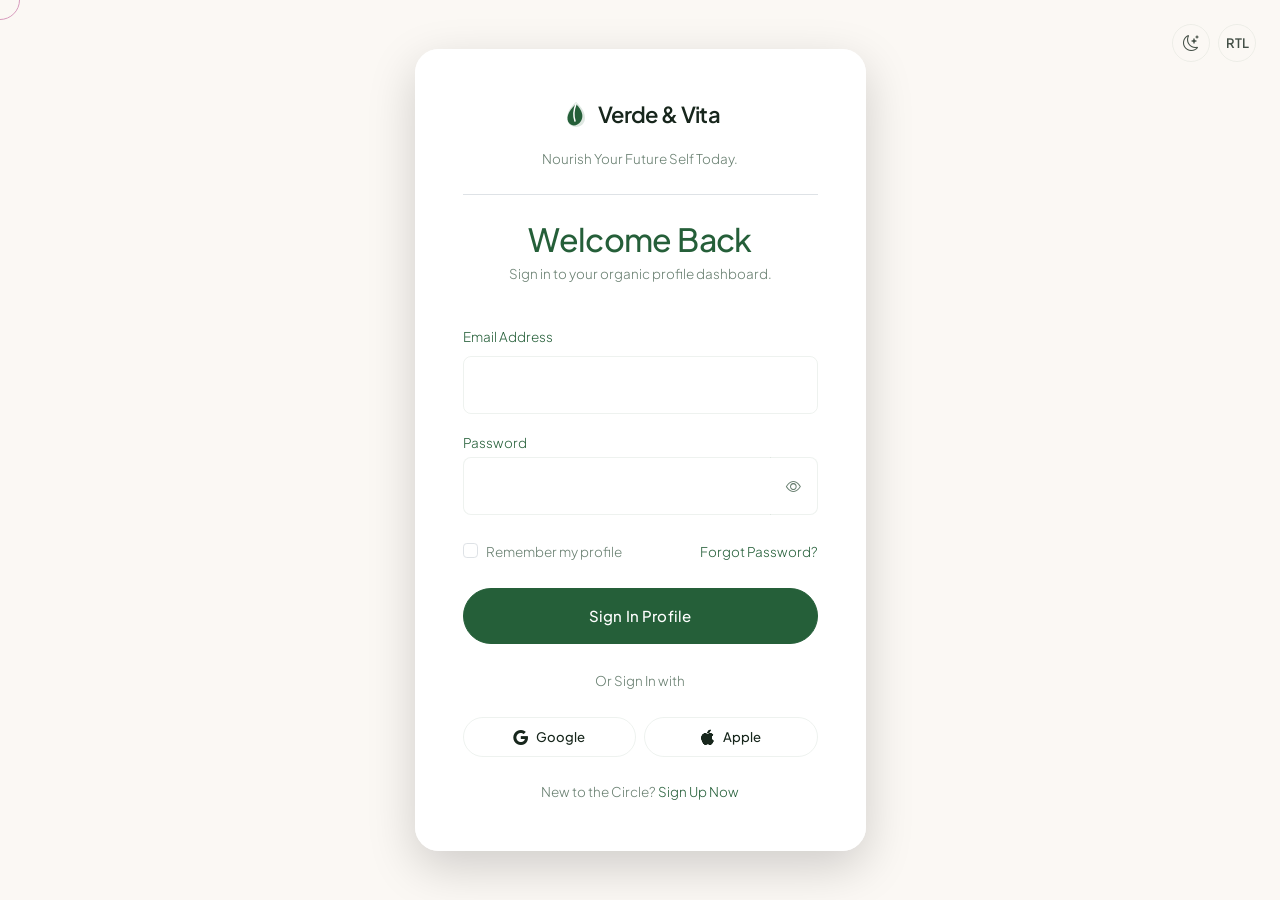
<file: login.html>
<!DOCTYPE html>
<html lang="en" dir="ltr" data-theme="light">
<head>
  <meta charset="UTF-8">
  <meta name="viewport" content="width=device-width, initial-scale=1.0">
  <meta name="description" content="Verde & Vita - Log in to manage your cleanse orders and subscriptions.">
  <title>Verde & Vita | Sign In</title>
  
  <!-- Favicon -->
  <link rel="icon" type="image/svg+xml" href="assets/images/favicon.svg">

  <!-- Bootstrap 5 CSS CDN -->
  <link id="bootstrap-css" rel="stylesheet" href="https://cdn.jsdelivr.net/npm/bootstrap@5.3.2/dist/css/bootstrap.min.css">
  <link rel="stylesheet" href="https://cdn.jsdelivr.net/npm/bootstrap-icons@1.11.1/font/bootstrap-icons.css">
  
  <!-- Custom Stylesheets -->
  <link rel="stylesheet" href="assets/css/style.css">
  <link rel="stylesheet" href="assets/css/rtl.css">
</head>
<body class="bg-soft-section">

  <div class="custom-cursor"></div>

  <!-- Top Right Actions (Theme and RTL) -->
  <div class="position-fixed top-0 end-0 p-3 p-sm-4 d-flex gap-2" style="z-index: 1100;">
    <!-- Light/Dark Toggle -->
    <button class="toggle-icon-btn theme-toggle-btn" aria-label="Toggle Theme">
      <i class="bi bi-moon-stars"></i>
    </button>
    <!-- RTL Toggle -->
    <button class="toggle-icon-btn rtl-toggle-btn" style="font-size: 13px; font-weight: 600;">RTL</button>
  </div>

  <main class="d-flex align-items-center justify-content-center min-vh-100">
    <div class="container py-5">
      <div class="row justify-content-center">
        <div class="col-lg-5 col-md-7 col-sm-9">
          <div class="glass-card no-tilt p-0 overflow-hidden shadow-lg border-0">
            <div class="row g-0">
              <!-- Login Form -->
              <div class="col-12 p-4 p-md-5 bg-card d-flex flex-column justify-content-center">

                <!-- Brand header -->
                <div class="text-center mb-4 pb-4 border-bottom">
                  <a href="index.html" class="navbar-brand navbar-brand-custom justify-content-center mb-3 d-flex">
                    <svg width="32" height="32" viewBox="0 0 32 32" fill="none" xmlns="http://www.w3.org/2000/svg">
                      <path d="M16 3C16 3 25 10 25 19C25 24 21 28 16 28C11 28 7 24 7 19C7 10 16 3 16 3Z" fill="var(--color-primary)" fill-opacity="0.15"/>
                      <path d="M16 5C22 11 24 17 21 22C18 27 12 28 9 24C6 20 7 13 16 5Z" fill="var(--color-primary)"/>
                      <path d="M16 5C14 10 13 16 15 22" stroke="var(--bg-main)" stroke-width="1.5" stroke-linecap="round"/>
                    </svg>
                    <span>Verde &amp; Vita</span>
                  </a>
                  <p class="text-muted small mb-0">Nourish Your Future Self Today.</p>
                </div>

                <div class="text-center mb-4">
                  <h3 class="fs-2 text-brand-primary font-weight-600 mb-1">Welcome Back</h3>
                  <p class="text-muted small">Sign in to your organic profile dashboard.</p>
                </div>

                <form id="login-form" novalidate onsubmit="event.preventDefault(); handleLoginSubmit();">
                  <div class="mb-3 text-start">
                    <label for="l-email" class="form-label text-brand-primary font-weight-500 small">Email Address</label>
                    <input type="email" class="form-control rounded-3 border-color bg-transparent p-3" id="l-email" required>
                    <div class="invalid-feedback">Please enter a valid email.</div>
                  </div>

                  <div class="mb-4 text-start position-relative">
                    <label for="l-password" class="form-label text-brand-primary font-weight-500 small mb-1">Password</label>
                    <div class="input-group">
                      <input type="password" class="form-control rounded-start-3 border-end-0 border-color bg-transparent p-3" id="l-password" required>
                      <button type="button" class="btn btn-brand-outline border-start-0 border-color bg-transparent px-3 rounded-end-3 text-muted" onclick="togglePasswordVisibility()"><i class="bi bi-eye" id="eye-icon"></i></button>
                    </div>
                    <div class="invalid-feedback">Password is required.</div>
                  </div>

                  <div class="mb-4 d-flex justify-content-between align-items-center flex-nowrap gap-4">
                    <div class="form-check mb-0 flex-shrink-0">
                      <input class="form-check-input" type="checkbox" id="l-remember">
                      <label class="form-check-label text-muted small" for="l-remember" style="white-space: nowrap;">Remember my profile</label>
                    </div>
                    <a href="404.html" class="small text-brand-primary flex-shrink-0" style="white-space: nowrap;">Forgot Password?</a>
                  </div>

                  <button type="submit" class="btn btn-brand w-100 py-3 mb-4">Sign In Profile</button>
                </form>

                <!-- Social Authentication -->
                <div class="text-center mb-4">
                  <span class="text-muted small position-relative d-inline-block px-3" style="z-index: 1;">
                    Or Sign In with
                    <span class="position-absolute start-0 end-0 top-50 translate-middle-y bg-card" style="z-index: -1; height: 1px; width: 150%;"></span>
                  </span>
                </div>

                <div class="row g-2">
                  <div class="col-6">
                    <button class="btn btn-brand-outline w-100 py-2 d-flex align-items-center justify-content-center gap-2"><i class="bi bi-google"></i> <span class="small">Google</span></button>
                  </div>
                  <div class="col-6">
                    <button class="btn btn-brand-outline w-100 py-2 d-flex align-items-center justify-content-center gap-2"><i class="bi bi-apple"></i> <span class="small">Apple</span></button>
                  </div>
                </div>

                <p class="text-center text-muted small mt-4 mb-0">New to the Circle? <a href="register.html" class="text-brand-primary font-weight-500">Sign Up Now</a></p>
              </div>
            </div>
          </div>
        </div>
      </div>
    </div>
  </main>

  <script src="https://cdn.jsdelivr.net/npm/bootstrap@5.3.2/dist/js/bootstrap.bundle.min.js"></script>
  <script src="assets/js/main.js"></script>
  <script src="assets/js/animations.js"></script>
  
  <script>
    function togglePasswordVisibility() {
      const passwordInput = document.getElementById('l-password');
      const eyeIcon = document.getElementById('eye-icon');
      if (passwordInput.type === 'password') {
        passwordInput.type = 'text';
        eyeIcon.className = 'bi bi-eye-slash';
      } else {
        passwordInput.type = 'password';
        eyeIcon.className = 'bi bi-eye';
      }
    }

    function handleLoginSubmit() {
      const form = document.getElementById('login-form');
      form.classList.remove('was-validated');
      
      if (form.checkValidity() === false) {
        form.classList.add('was-validated');
      } else {
        window.location.href = 'index.html';
      }
    }
  </script>
</body>
</html>
</file>
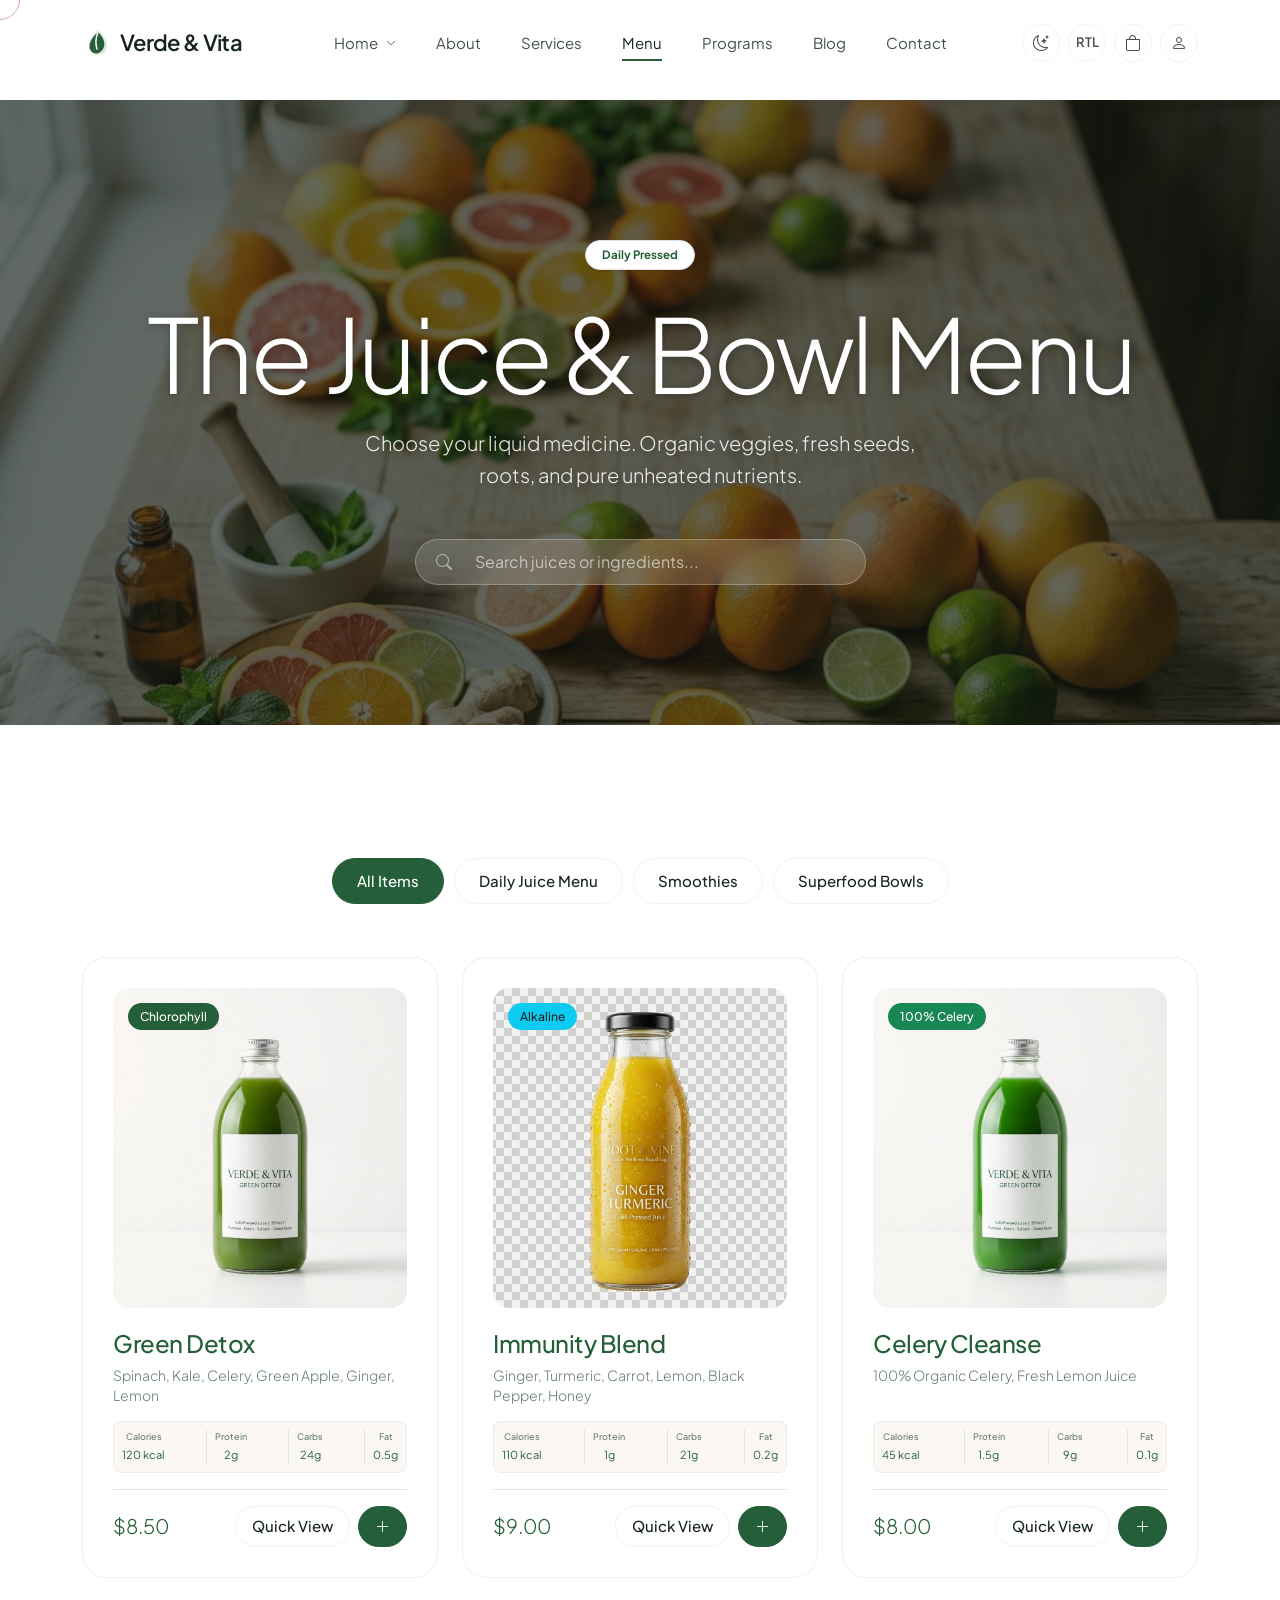
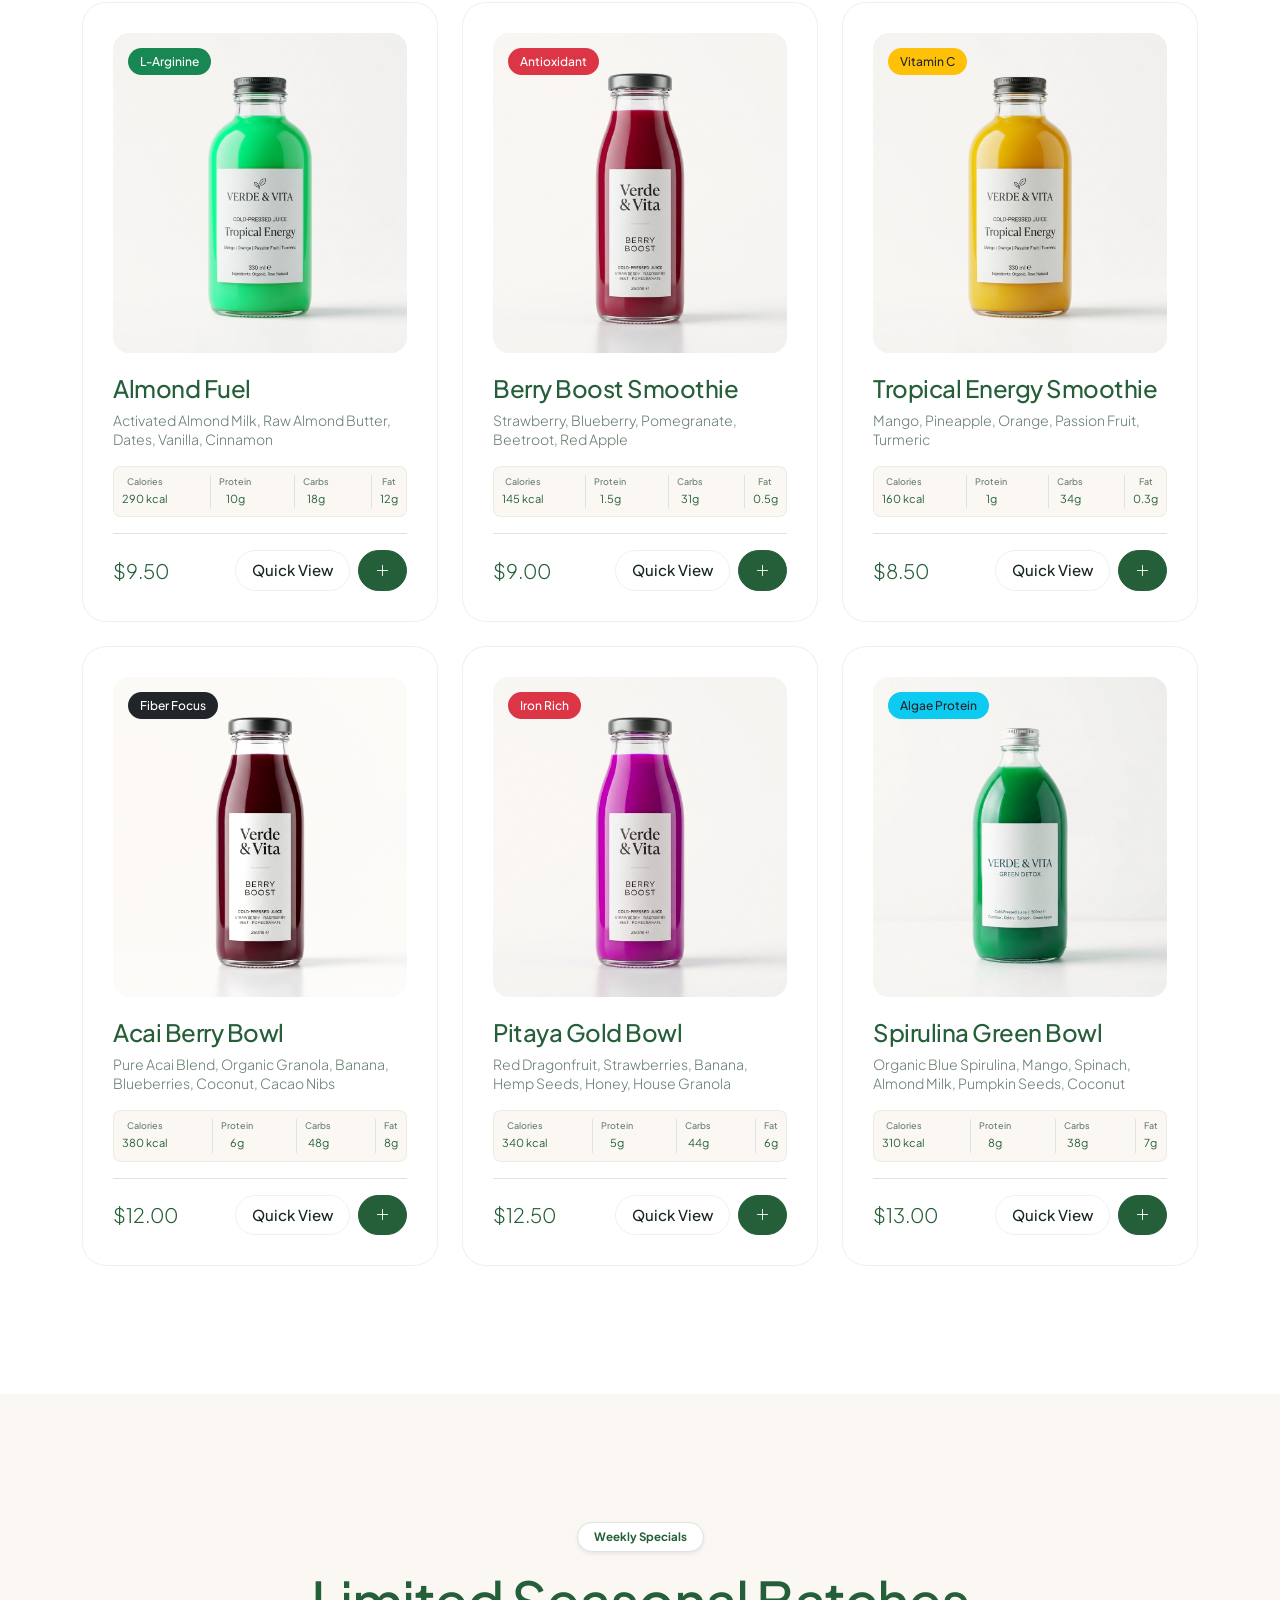
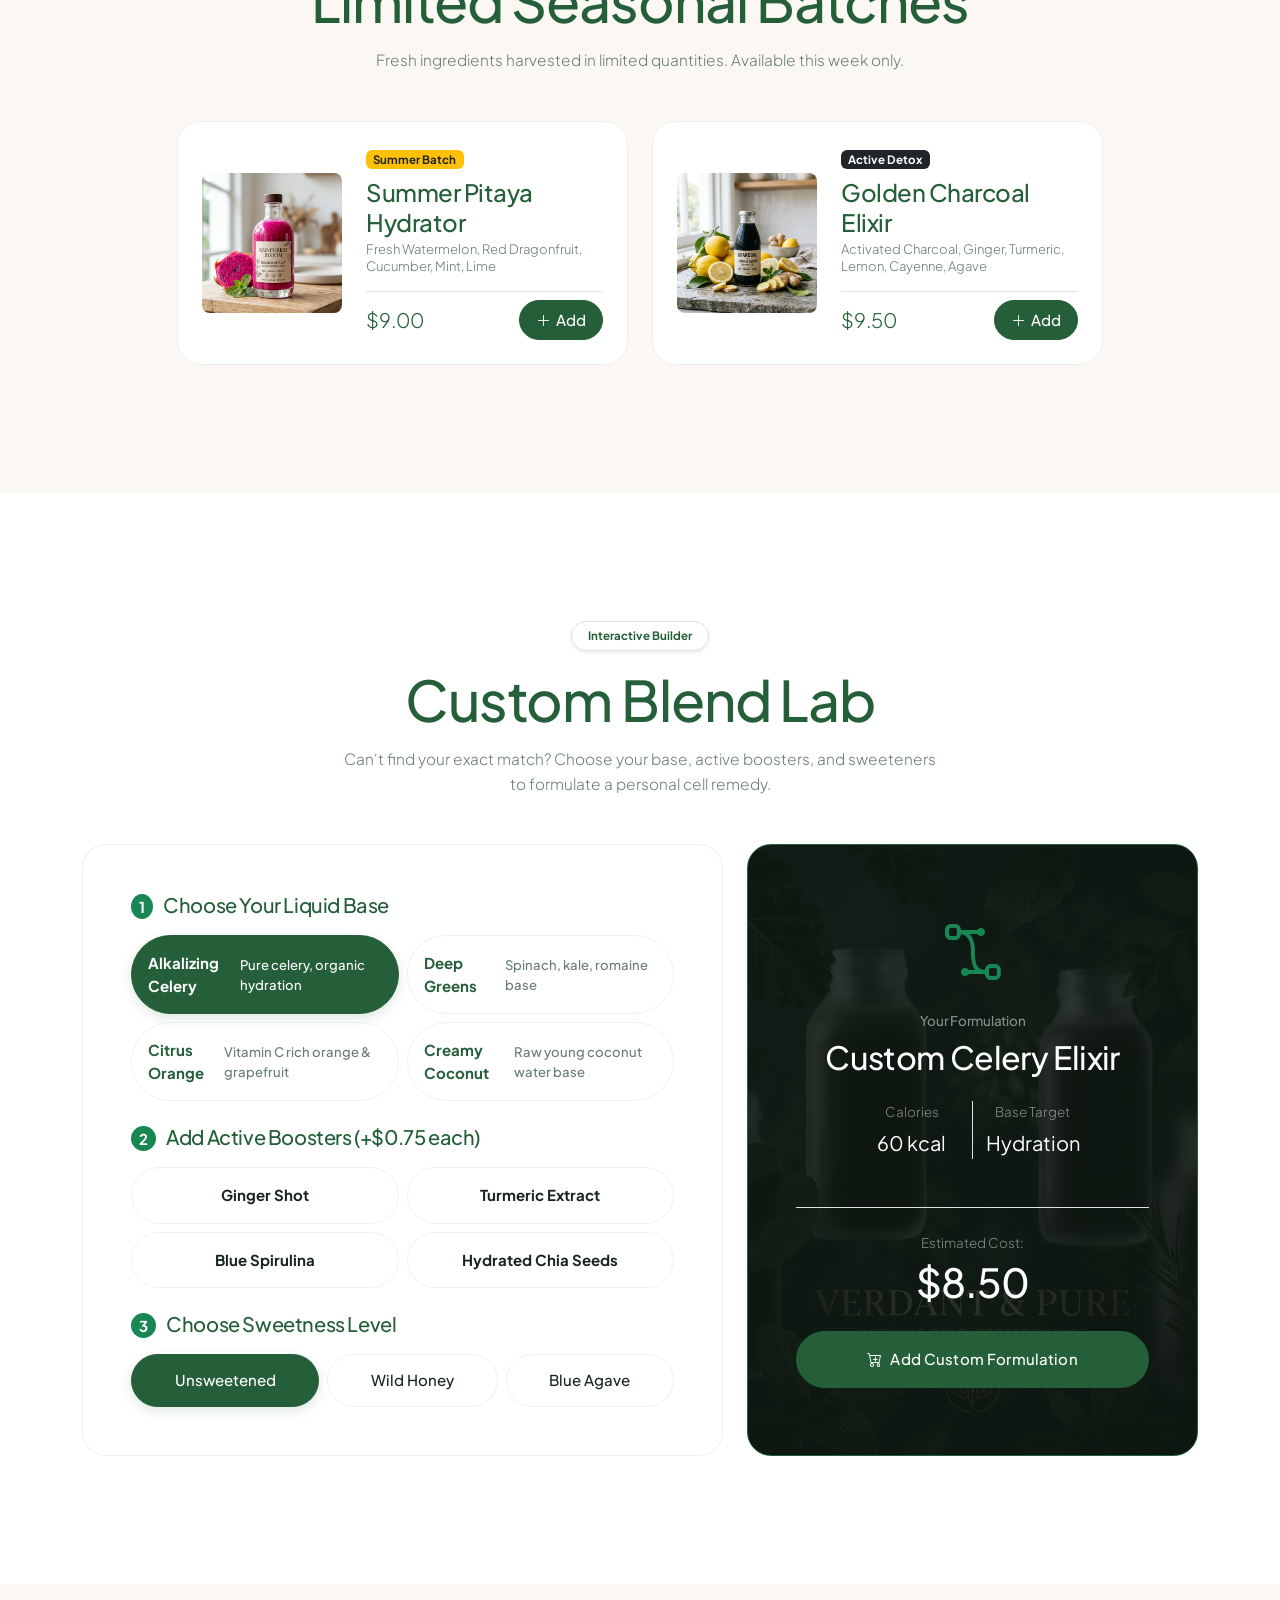
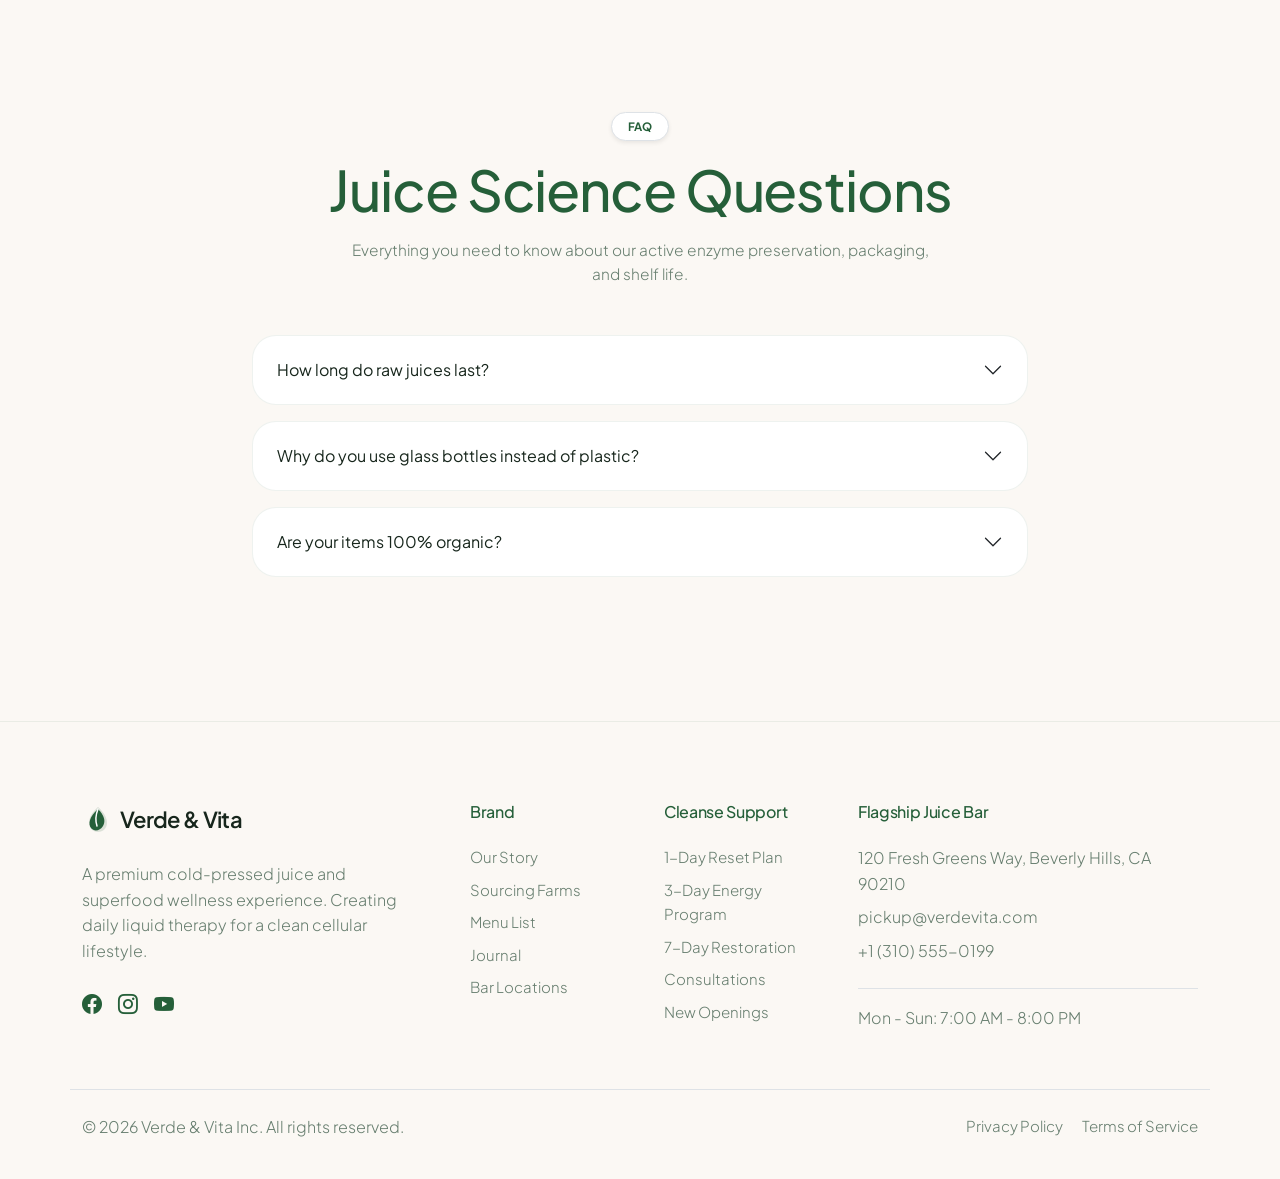
<file: menu.html>
<!DOCTYPE html>
<html lang="en" dir="ltr" data-theme="light">
<head>
  <meta charset="UTF-8">
  <meta name="viewport" content="width=device-width, initial-scale=1.0">
  <meta name="description" content="Verde & Vita - Organic cold-pressed juice menu. Detox, Energy, Immunity, Protein, and Superfood bowls.">
  <meta name="keywords" content="juice menu, acai bowls, cold-pressed, smoothies, organic nutrition">
  <title>Verde & Vita | Live Juice Menu</title>
  
  <!-- Favicon -->
  <link rel="icon" type="image/svg+xml" href="assets/images/favicon.svg">

  <!-- Bootstrap 5 CSS CDN -->
  <link id="bootstrap-css" rel="stylesheet" href="https://cdn.jsdelivr.net/npm/bootstrap@5.3.2/dist/css/bootstrap.min.css">
  <link rel="stylesheet" href="https://cdn.jsdelivr.net/npm/bootstrap-icons@1.11.1/font/bootstrap-icons.css">
  
  <!-- Custom Stylesheets -->
  <link rel="stylesheet" href="assets/css/style.css">
  <link rel="stylesheet" href="assets/css/rtl.css">
  <style>
    /* Customizer Option Styling */
    .btn-check:checked + .btn-brand-outline {
      background-color: var(--color-primary) !important;
      color: var(--bg-main) !important;
      border-color: var(--color-primary) !important;
      box-shadow: 0 4px 12px rgba(37, 95, 59, 0.15);
    }
    
    /* Accordion Custom Styling */
    .accordion-button {
      color: var(--text-main) !important;
    }
    .accordion-button:focus {
      box-shadow: none !important;
    }
    .accordion-button:not(.collapsed) {
      background-color: transparent !important;
      color: var(--color-primary) !important;
    }
    [data-theme="dark"] .accordion-button:not(.collapsed) {
      color: var(--color-success) !important;
    }
    [data-theme="dark"] .accordion-button::after {
      filter: invert(1) grayscale(1) brightness(2);
    }
  </style>
</head>
<body>

  <div class="custom-cursor"></div>
  <div class="offcanvas-backdrop-custom"></div>

  <!-- Header Navbar -->
  <header>
  <nav class="navbar navbar-expand-xl navbar-custom">
   <div class="container">
    <!-- Logo -->
    <a class="navbar-brand navbar-brand-custom" href="index.html">
     <svg width="32" height="32" viewBox="0 0 32 32" fill="none" xmlns="http://www.w3.org/2000/svg">
      <path d="M16 3C16 3 25 10 25 19C25 24 21 28 16 28C11 28 7 24 7 19C7 10 16 3 16 3Z" fill="var(--color-primary)" fill-opacity="0.15"/>
      <path d="M16 5C22 11 24 17 21 22C18 27 12 28 9 24C6 20 7 13 16 5Z" fill="var(--color-primary)"/>
      <path d="M16 5C14 10 13 16 15 22" stroke="var(--bg-main)" stroke-width="1.5" stroke-linecap="round"/>
     </svg>
     <span>Verde & Vita</span>
    </a>

    <!-- Desktop Menu -->
    <div class="collapse navbar-collapse d-none d-xl-flex justify-content-center">
     <ul class="navbar-nav gap-2">
      <li class="nav-item dropdown">
       <a class="nav-link nav-link-custom dropdown-toggle d-flex align-items-center gap-1" href="#" role="button" data-bs-toggle="dropdown" aria-expanded="false">Home <i class="bi bi-chevron-down ms-1" style="font-size: 10px;"></i></a>
       <ul class="dropdown-menu border-0 shadow-sm bg-card mt-2">
        <li><a class="dropdown-item py-2 px-3" href="index.html">Home 1</a></li>
        <li><a class="dropdown-item py-2 px-3" href="home-2.html">Home 2</a></li>
       </ul>
      </li>
      <li class="nav-item"><a class="nav-link nav-link-custom" href="about.html">About</a></li>
      <li class="nav-item"><a class="nav-link nav-link-custom" href="services.html">Services</a></li>
      <li class="nav-item"><a class="nav-link nav-link-custom active" href="menu.html">Menu</a></li>
      <li class="nav-item"><a class="nav-link nav-link-custom" href="service-details.html">Programs</a></li>
      <li class="nav-item"><a class="nav-link nav-link-custom" href="blog.html">Blog</a></li>
      <li class="nav-item"><a class="nav-link nav-link-custom" href="contact.html">Contact</a></li>
     </ul>

    </div>

    <!-- Header Actions -->
    <div class="d-flex align-items-center gap-2">
     <!-- Light/Dark Toggle -->
     <button class="toggle-icon-btn d-none d-xl-inline-flex theme-toggle-btn" aria-label="Toggle Theme">
      <i class="bi bi-moon-stars"></i>
     </button>
     
     <!-- RTL Toggle -->
     <button class="toggle-icon-btn d-none d-xl-inline-flex rtl-toggle-btn" style="font-size: 13px; font-weight: 600;">RTL</button>

     <!-- Shopping Cart Toggle -->
     <button class="toggle-icon-btn d-none d-xl-inline-flex cart-toggle-btn position-relative" aria-label="Open Cart">
      <i class="bi bi-bag"></i>
      <span class="position-absolute top-0 start-100 translate-middle badge rounded-pill bg-danger cart-count-badge" style="font-size: 10px; display: none;">0</span>
     </button>

     <!-- Profile Link -->
     <a href="login.html" class="toggle-icon-btn d-none d-xl-inline-flex" aria-label="Account Login">
      <i class="bi bi-person"></i>
     </a>

     <!-- Hamburger Button (Mobile Only) -->
     <button class="hamburger-custom d-xl-none" aria-label="Toggle Navigation">
      <span class="hamburger-line"></span>
      <span class="hamburger-line"></span>
      <span class="hamburger-line"></span>
     </button>
    </div>
   </div>
  </nav>
 </header>

  <!-- Mobile Offcanvas Menu -->
  <div class="offcanvas-custom d-xl-none" id="offcanvas-menu">
    <!-- Close Button -->
    <button class="btn-close position-absolute top-0 end-0 m-4" aria-label="Close Menu" onclick="document.querySelector('.hamburger-custom').click();" style="font-size: 18px; z-index: 10;"></button>
  <div class="d-flex flex-column h-100 justify-content-between">
   <ul class="navbar-nav gap-3 fs-3">
    <li class="nav-item dropdown">
     <a class="nav-link nav-link-custom dropdown-toggle d-flex align-items-center justify-content-between" href="#" role="button" data-bs-toggle="dropdown" aria-expanded="false"><span>Home</span> <i class="bi bi-chevron-down" style="font-size: 14px;"></i></a>
     <ul class="dropdown-menu border-0 shadow-sm bg-card mt-2">
      <li><a class="dropdown-item py-2 px-3" href="index.html">Home 1</a></li>
      <li><a class="dropdown-item py-2 px-3" href="home-2.html">Home 2</a></li>
     </ul>
    </li>
    <li class="nav-item"><a class="nav-link nav-link-custom" href="about.html">About</a></li>
    <li class="nav-item"><a class="nav-link nav-link-custom" href="services.html">Services</a></li>
    <li class="nav-item"><a class="nav-link nav-link-custom active" href="menu.html">Menu</a></li>
    <li class="nav-item"><a class="nav-link nav-link-custom" href="service-details.html">Programs</a></li>
    <li class="nav-item"><a class="nav-link nav-link-custom" href="blog.html">Blog</a></li>
    <li class="nav-item"><a class="nav-link nav-link-custom" href="contact.html">Contact</a></li>
   </ul>
      <div class="d-flex justify-content-center gap-4 pt-4 border-top mt-auto mb-4">
        <button class="toggle-icon-btn theme-toggle-btn" aria-label="Toggle Theme">
          <i class="bi bi-moon-stars"></i>
        </button>
        <button class="toggle-icon-btn rtl-toggle-btn" style="font-size: 13px; font-weight: 600;">RTL</button>
        <button class="toggle-icon-btn cart-toggle-btn position-relative" aria-label="Open Cart" onclick="document.querySelector('.hamburger-custom').click();">
          <i class="bi bi-bag"></i>
          <span class="position-absolute top-0 start-100 translate-middle badge rounded-pill bg-danger cart-count-badge" style="font-size: 10px; display: none;">0</span>
        </button>
        <a href="login.html" class="toggle-icon-btn d-inline-flex" aria-label="Account Login">
          <i class="bi bi-person"></i>
        </a>
      </div>

  </div>
 </div>

  <!-- Cart Drawer -->
  <div class="cart-drawer-custom" id="cart-drawer">
    <div>
      <div class="d-flex justify-content-between align-items-center border-bottom pb-3 mb-4">
        <h4 class="mb-0 text-brand-primary font-weight-600">Your Order</h4>
        <button class="btn-close" id="cart-close-btn" aria-label="Close Cart"></button>
      </div>
      <div id="cart-items-container" class="overflow-y-auto" style="max-height: 55vh;"></div>
    </div>
    <div class="border-top pt-4">
      <div class="d-flex justify-content-between align-items-center mb-3">
        <span class="text-muted">Subtotal</span>
        <h4 class="mb-0 text-brand-primary font-weight-600" id="cart-subtotal">$0.00</h4>
      </div>
      <a href="menu.html" class="btn btn-brand w-100 py-3 mb-2">Proceed to Checkout</a>
      <button class="btn btn-brand-outline w-100 py-3" onclick="document.getElementById('cart-close-btn').click();">Continue Shopping</button>
    </div>
  </div>

  <main style="padding-top: 100px;">
    <!-- Menu Title -->
    <section class="section-padding text-center position-relative" style="background-image: linear-gradient(rgba(15, 25, 18, 0.65), rgba(15, 25, 18, 0.65)), url('assets/images/menu_hero_bg.png'); background-size: cover; background-position: center; background-repeat: no-repeat; padding-top: 140px; padding-bottom: 140px;">
      <div class="container position-relative" style="z-index: 2;">
        <span class="badge text-brand-primary bg-white border px-3 py-2 rounded-pill mb-4 shadow-sm">Daily Pressed</span>
        <h1 class="font-display-large text-white mb-3" style="text-shadow: 0 2px 10px rgba(0,0,0,0.3);">The Juice & Bowl Menu</h1>
        <p class="text-white fs-5 mx-auto" style="max-width: 600px; opacity: 0.9; text-shadow: 0 2px 8px rgba(0,0,0,0.3);">
          Choose your liquid medicine. Organic veggies, fresh seeds, roots, and pure unheated nutrients.
        </p>

        <!-- Search Bar -->
        <div class="row justify-content-center mt-5">
          <div class="col-md-6 col-lg-5">
            <div class="input-group p-1 rounded-pill" style="border: 1px solid rgba(255, 255, 255, 0.25); border-radius: 50px; background: rgba(255, 255, 255, 0.15); backdrop-filter: blur(12px);">
              <span class="input-group-text border-0 bg-transparent ps-3"><i class="bi bi-search text-white-50"></i></span>
              <input type="text" class="form-control border-0 bg-transparent text-white" id="menu-search-input" placeholder="Search juices or ingredients..." aria-label="Search items" style="color: #ffffff !important;">
              <style>
                #menu-search-input::placeholder {
                  color: rgba(255, 255, 255, 0.6) !important;
                }
              </style>
            </div>
          </div>
        </div>
      </div>
    </section>

    <!-- Filters and Menu Grid -->
    <section class="section-padding">
      <div class="container">
        <!-- Category Navigation Pills -->
        <!-- Category Navigation Pills -->
        <div class="d-flex justify-content-center flex-wrap menu-nav-pills mb-5">
          <button class="nav-link active" data-filter="all">All Items</button>
          <button class="nav-link" data-filter="juice">Daily Juice Menu</button>
          <button class="nav-link" data-filter="smoothie">Smoothies</button>
          <button class="nav-link" data-filter="bowl">Superfood Bowls</button>
        </div>

        <!-- Menu Grid -->
        <div class="row g-4 justify-content-center" id="menu-items-grid">
          
          <!-- ================= DAILY JUICE MENU ================= -->
          <!-- Item 1: Green Detox (Juice) -->
          <div class="col-md-6 col-lg-4 menu-item-card" data-category="juice">
            <div class="glass-card text-start h-100 d-flex flex-column" data-product-name="Green Detox" data-product-price="8.50" data-product-img="assets/images/green_detox.png">
              <div class="juice-card-img-wrap">
                <span class="juice-card-badge">Chlorophyll</span>
                <img src="assets/images/green_detox.png" alt="Green Detox" class="juice-card-img">
              </div>
              <h3 class="fs-4 mb-2 text-brand-primary juice-title">Green Detox</h3>
              <p class="text-muted mb-3 ingredients-list" style="font-size: 14px; line-height: 1.4;">Spinach, Kale, Celery, Green Apple, Ginger, Lemon</p>
              
              <!-- Nutrition details -->
              <div class="d-flex gap-2 justify-content-between align-items-center mb-3 bg-light p-2 rounded-3 text-center mt-auto" style="font-size: 12px; background-color: var(--bg-soft) !important; border: 1px solid var(--border-color);">
                <div>
                  <span class="d-block text-muted" style="font-size: 9px; font-weight: 500;">Calories</span>
                  <strong class="text-brand-primary" style="font-size: 11px;">120 kcal</strong>
                </div>
                <div class="border-start ps-2">
                  <span class="d-block text-muted" style="font-size: 9px; font-weight: 500;">Protein</span>
                  <strong class="text-brand-primary" style="font-size: 11px;">2g</strong>
                </div>
                <div class="border-start ps-2">
                  <span class="d-block text-muted" style="font-size: 9px; font-weight: 500;">Carbs</span>
                  <strong class="text-brand-primary" style="font-size: 11px;">24g</strong>
                </div>
                <div class="border-start ps-2">
                  <span class="d-block text-muted" style="font-size: 9px; font-weight: 500;">Fat</span>
                  <strong class="text-brand-primary" style="font-size: 11px;">0.5g</strong>
                </div>
              </div>

              <div class="d-flex justify-content-between align-items-center pt-3 border-top">
                <span class="fs-5 price text-brand-primary font-weight-600">$8.50</span>
                <div class="d-flex gap-2">
                  <button class="btn btn-brand-outline py-2 px-3 text-nowrap" data-bs-toggle="modal" data-bs-target="#quickview-modal" onclick="fillQuickView('Green Detox', '$8.50', 'assets/images/green_detox.png', 'Spinach, Kale, Celery, Green Apple, Ginger, Lemon', 'Low fructose, high chlorophyll cellular alkalizer.', '120kcal', '2g', '24g')">Quick View</button>
                  <button class="btn btn-brand px-3 py-2 add-to-cart-btn"><i class="bi bi-plus-lg"></i></button>
                </div>
              </div>
            </div>
          </div>

          <!-- Item 2: Immunity Blend (Juice) -->
          <div class="col-md-6 col-lg-4 menu-item-card" data-category="juice">
            <div class="glass-card text-start h-100 d-flex flex-column" data-product-name="Immunity Blend" data-product-price="9.00" data-product-img="assets/images/immunity_blend.png">
              <div class="juice-card-img-wrap">
                <span class="juice-card-badge bg-info text-dark">Alkaline</span>
                <img src="assets/images/immunity_blend.png" alt="Immunity Blend" class="juice-card-img">
              </div>
              <h3 class="fs-4 mb-2 text-brand-primary juice-title">Immunity Blend</h3>
              <p class="text-muted mb-3 ingredients-list" style="font-size: 14px; line-height: 1.4;">Ginger, Turmeric, Carrot, Lemon, Black Pepper, Honey</p>
              
              <!-- Nutrition details -->
              <div class="d-flex gap-2 justify-content-between align-items-center mb-3 bg-light p-2 rounded-3 text-center mt-auto" style="font-size: 12px; background-color: var(--bg-soft) !important; border: 1px solid var(--border-color);">
                <div>
                  <span class="d-block text-muted" style="font-size: 9px; font-weight: 500;">Calories</span>
                  <strong class="text-brand-primary" style="font-size: 11px;">110 kcal</strong>
                </div>
                <div class="border-start ps-2">
                  <span class="d-block text-muted" style="font-size: 9px; font-weight: 500;">Protein</span>
                  <strong class="text-brand-primary" style="font-size: 11px;">1g</strong>
                </div>
                <div class="border-start ps-2">
                  <span class="d-block text-muted" style="font-size: 9px; font-weight: 500;">Carbs</span>
                  <strong class="text-brand-primary" style="font-size: 11px;">21g</strong>
                </div>
                <div class="border-start ps-2">
                  <span class="d-block text-muted" style="font-size: 9px; font-weight: 500;">Fat</span>
                  <strong class="text-brand-primary" style="font-size: 11px;">0.2g</strong>
                </div>
              </div>

              <div class="d-flex justify-content-between align-items-center pt-3 border-top">
                <span class="fs-5 price text-brand-primary font-weight-600">$9.00</span>
                <div class="d-flex gap-2">
                  <button class="btn btn-brand-outline py-2 px-3 text-nowrap" data-bs-toggle="modal" data-bs-target="#quickview-modal" onclick="fillQuickView('Immunity Blend', '$9.00', 'assets/images/immunity_blend.png', 'Ginger, Turmeric, Carrot, Lemon, Black Pepper, Honey', 'Active curcuminoids combined with piperine for cellular defense boosts.', '110kcal', '1g', '21g')">Quick View</button>
                  <button class="btn btn-brand px-3 py-2 add-to-cart-btn"><i class="bi bi-plus-lg"></i></button>
                </div>
              </div>
            </div>
          </div>

          <!-- Item 3: Celery Cleanse (Juice) -->
          <div class="col-md-6 col-lg-4 menu-item-card" data-category="juice">
            <div class="glass-card text-start h-100 d-flex flex-column" data-product-name="Celery Cleanse" data-product-price="8.00" data-product-img="assets/images/green_detox.png">
              <div class="juice-card-img-wrap">
                <span class="juice-card-badge bg-success">100% Celery</span>
                <img src="assets/images/green_detox.png" alt="Celery Cleanse" class="juice-card-img" style="filter: hue-rotate(20deg) saturate(1.2);">
              </div>
              <h3 class="fs-4 mb-2 text-brand-primary juice-title">Celery Cleanse</h3>
              <p class="text-muted mb-3 ingredients-list" style="font-size: 14px; line-height: 1.4;">100% Organic Celery, Fresh Lemon Juice</p>
              
              <!-- Nutrition details -->
              <div class="d-flex gap-2 justify-content-between align-items-center mb-3 bg-light p-2 rounded-3 text-center mt-auto" style="font-size: 12px; background-color: var(--bg-soft) !important; border: 1px solid var(--border-color);">
                <div>
                  <span class="d-block text-muted" style="font-size: 9px; font-weight: 500;">Calories</span>
                  <strong class="text-brand-primary" style="font-size: 11px;">45 kcal</strong>
                </div>
                <div class="border-start ps-2">
                  <span class="d-block text-muted" style="font-size: 9px; font-weight: 500;">Protein</span>
                  <strong class="text-brand-primary" style="font-size: 11px;">1.5g</strong>
                </div>
                <div class="border-start ps-2">
                  <span class="d-block text-muted" style="font-size: 9px; font-weight: 500;">Carbs</span>
                  <strong class="text-brand-primary" style="font-size: 11px;">9g</strong>
                </div>
                <div class="border-start ps-2">
                  <span class="d-block text-muted" style="font-size: 9px; font-weight: 500;">Fat</span>
                  <strong class="text-brand-primary" style="font-size: 11px;">0.1g</strong>
                </div>
              </div>

              <div class="d-flex justify-content-between align-items-center pt-3 border-top">
                <span class="fs-5 price text-brand-primary font-weight-600">$8.00</span>
                <div class="d-flex gap-2">
                  <button class="btn btn-brand-outline py-2 px-3 text-nowrap" data-bs-toggle="modal" data-bs-target="#quickview-modal" onclick="fillQuickView('Celery Cleanse', '$8.00', 'assets/images/green_detox.png', '100% Organic Celery, Fresh Lemon Juice', 'A high-potassium raw digestif designed to restore fluid balance and reduce digestive swelling.', '45kcal', '1.5g', '9g')">Quick View</button>
                  <button class="btn btn-brand px-3 py-2 add-to-cart-btn"><i class="bi bi-plus-lg"></i></button>
                </div>
              </div>
            </div>
          </div>

          <!-- ================= SMOOTHIES ================= -->
          <!-- Item 4: Almond Fuel (Smoothie) -->
          <div class="col-md-6 col-lg-4 menu-item-card" data-category="smoothie">
            <div class="glass-card text-start h-100 d-flex flex-column" data-product-name="Almond Fuel" data-product-price="9.50" data-product-img="assets/images/tropical_energy.png">
              <div class="juice-card-img-wrap">
                <span class="juice-card-badge bg-success text-white">L-Arginine</span>
                <img src="assets/images/tropical_energy.png" alt="Almond Fuel" class="juice-card-img" style="filter: hue-rotate(90deg);">
              </div>
              <h3 class="fs-4 mb-2 text-brand-primary juice-title">Almond Fuel</h3>
              <p class="text-muted mb-3 ingredients-list" style="font-size: 14px; line-height: 1.4;">Activated Almond Milk, Raw Almond Butter, Dates, Vanilla, Cinnamon</p>
              
              <!-- Nutrition details -->
              <div class="d-flex gap-2 justify-content-between align-items-center mb-3 bg-light p-2 rounded-3 text-center mt-auto" style="font-size: 12px; background-color: var(--bg-soft) !important; border: 1px solid var(--border-color);">
                <div>
                  <span class="d-block text-muted" style="font-size: 9px; font-weight: 500;">Calories</span>
                  <strong class="text-brand-primary" style="font-size: 11px;">290 kcal</strong>
                </div>
                <div class="border-start ps-2">
                  <span class="d-block text-muted" style="font-size: 9px; font-weight: 500;">Protein</span>
                  <strong class="text-brand-primary" style="font-size: 11px;">10g</strong>
                </div>
                <div class="border-start ps-2">
                  <span class="d-block text-muted" style="font-size: 9px; font-weight: 500;">Carbs</span>
                  <strong class="text-brand-primary" style="font-size: 11px;">18g</strong>
                </div>
                <div class="border-start ps-2">
                  <span class="d-block text-muted" style="font-size: 9px; font-weight: 500;">Fat</span>
                  <strong class="text-brand-primary" style="font-size: 11px;">12g</strong>
                </div>
              </div>

              <div class="d-flex justify-content-between align-items-center pt-3 border-top">
                <span class="fs-5 price text-brand-primary font-weight-600">$9.50</span>
                <div class="d-flex gap-2">
                  <button class="btn btn-brand-outline py-2 px-3 text-nowrap" data-bs-toggle="modal" data-bs-target="#quickview-modal" onclick="fillQuickView('Almond Fuel', '$9.50', 'assets/images/tropical_energy.png', 'Activated Almond Milk, Raw Almond Butter, Dates, Vanilla Bean, Cinnamon', 'Keto-friendly protein lipids to maintain biological full feeling and repair cells.', '290kcal', '10g', '18g')">Quick View</button>
                  <button class="btn btn-brand px-3 py-2 add-to-cart-btn"><i class="bi bi-plus-lg"></i></button>
                </div>
              </div>
            </div>
          </div>

          <!-- Item 5: Berry Boost Smoothie (Smoothie) -->
          <div class="col-md-6 col-lg-4 menu-item-card" data-category="smoothie">
            <div class="glass-card text-start h-100 d-flex flex-column" data-product-name="Berry Boost Smoothie" data-product-price="9.00" data-product-img="assets/images/berry_boost.png">
              <div class="juice-card-img-wrap">
                <span class="juice-card-badge bg-danger">Antioxidant</span>
                <img src="assets/images/berry_boost.png" alt="Berry Boost Smoothie" class="juice-card-img">
              </div>
              <h3 class="fs-4 mb-2 text-brand-primary juice-title">Berry Boost Smoothie</h3>
              <p class="text-muted mb-3 ingredients-list" style="font-size: 14px; line-height: 1.4;">Strawberry, Blueberry, Pomegranate, Beetroot, Red Apple</p>
              
              <!-- Nutrition details -->
              <div class="d-flex gap-2 justify-content-between align-items-center mb-3 bg-light p-2 rounded-3 text-center mt-auto" style="font-size: 12px; background-color: var(--bg-soft) !important; border: 1px solid var(--border-color);">
                <div>
                  <span class="d-block text-muted" style="font-size: 9px; font-weight: 500;">Calories</span>
                  <strong class="text-brand-primary" style="font-size: 11px;">145 kcal</strong>
                </div>
                <div class="border-start ps-2">
                  <span class="d-block text-muted" style="font-size: 9px; font-weight: 500;">Protein</span>
                  <strong class="text-brand-primary" style="font-size: 11px;">1.5g</strong>
                </div>
                <div class="border-start ps-2">
                  <span class="d-block text-muted" style="font-size: 9px; font-weight: 500;">Carbs</span>
                  <strong class="text-brand-primary" style="font-size: 11px;">31g</strong>
                </div>
                <div class="border-start ps-2">
                  <span class="d-block text-muted" style="font-size: 9px; font-weight: 500;">Fat</span>
                  <strong class="text-brand-primary" style="font-size: 11px;">0.5g</strong>
                </div>
              </div>

              <div class="d-flex justify-content-between align-items-center pt-3 border-top">
                <span class="fs-5 price text-brand-primary font-weight-600">$9.00</span>
                <div class="d-flex gap-2">
                  <button class="btn btn-brand-outline py-2 px-3 text-nowrap" data-bs-toggle="modal" data-bs-target="#quickview-modal" onclick="fillQuickView('Berry Boost Smoothie', '$9.00', 'assets/images/berry_boost.png', 'Strawberry, Blueberry, Pomegranate, Beetroot, Red Apple', 'Poly-phenols and nitric oxides to restore blood flow dynamics.', '145kcal', '1.5g', '31g')">Quick View</button>
                  <button class="btn btn-brand px-3 py-2 add-to-cart-btn"><i class="bi bi-plus-lg"></i></button>
                </div>
              </div>
            </div>
          </div>

          <!-- Item 6: Tropical Energy Smoothie (Smoothie) -->
          <div class="col-md-6 col-lg-4 menu-item-card" data-category="smoothie">
            <div class="glass-card text-start h-100 d-flex flex-column" data-product-name="Tropical Energy Smoothie" data-product-price="8.50" data-product-img="assets/images/tropical_energy.png">
              <div class="juice-card-img-wrap">
                <span class="juice-card-badge bg-warning text-dark">Vitamin C</span>
                <img src="assets/images/tropical_energy.png" alt="Tropical Energy Smoothie" class="juice-card-img">
              </div>
              <h3 class="fs-4 mb-2 text-brand-primary juice-title">Tropical Energy Smoothie</h3>
              <p class="text-muted mb-3 ingredients-list" style="font-size: 14px; line-height: 1.4;">Mango, Pineapple, Orange, Passion Fruit, Turmeric</p>
              
              <!-- Nutrition details -->
              <div class="d-flex gap-2 justify-content-between align-items-center mb-3 bg-light p-2 rounded-3 text-center mt-auto" style="font-size: 12px; background-color: var(--bg-soft) !important; border: 1px solid var(--border-color);">
                <div>
                  <span class="d-block text-muted" style="font-size: 9px; font-weight: 500;">Calories</span>
                  <strong class="text-brand-primary" style="font-size: 11px;">160 kcal</strong>
                </div>
                <div class="border-start ps-2">
                  <span class="d-block text-muted" style="font-size: 9px; font-weight: 500;">Protein</span>
                  <strong class="text-brand-primary" style="font-size: 11px;">1g</strong>
                </div>
                <div class="border-start ps-2">
                  <span class="d-block text-muted" style="font-size: 9px; font-weight: 500;">Carbs</span>
                  <strong class="text-brand-primary" style="font-size: 11px;">34g</strong>
                </div>
                <div class="border-start ps-2">
                  <span class="d-block text-muted" style="font-size: 9px; font-weight: 500;">Fat</span>
                  <strong class="text-brand-primary" style="font-size: 11px;">0.3g</strong>
                </div>
              </div>

              <div class="d-flex justify-content-between align-items-center pt-3 border-top">
                <span class="fs-5 price text-brand-primary font-weight-600">$8.50</span>
                <div class="d-flex gap-2">
                  <button class="btn btn-brand-outline py-2 px-3 text-nowrap" data-bs-toggle="modal" data-bs-target="#quickview-modal" onclick="fillQuickView('Tropical Energy Smoothie', '$8.50', 'assets/images/tropical_energy.png', 'Mango, Pineapple, Orange, Passion Fruit, Turmeric', 'Enzymatic bromelain blend to support digestive enzymes and speed recovery.', '160kcal', '1g', '34g')">Quick View</button>
                  <button class="btn btn-brand px-3 py-2 add-to-cart-btn"><i class="bi bi-plus-lg"></i></button>
                </div>
              </div>
            </div>
          </div>

          <!-- ================= SUPERFOOD BOWLS ================= -->
          <!-- Item 7: Acai Berry Bowl (Bowl) -->
          <div class="col-md-6 col-lg-4 menu-item-card" data-category="bowl">
            <div class="glass-card text-start h-100 d-flex flex-column" data-product-name="Acai Berry Bowl" data-product-price="12.00" data-product-img="assets/images/berry_boost.png">
              <div class="juice-card-img-wrap">
                <span class="juice-card-badge bg-dark text-white">Fiber Focus</span>
                <img src="assets/images/berry_boost.png" alt="Acai Berry Bowl" class="juice-card-img" style="filter: grayscale(0.5) contrast(1.2);">
              </div>
              <h3 class="fs-4 mb-2 text-brand-primary juice-title">Acai Berry Bowl</h3>
              <p class="text-muted mb-3 ingredients-list" style="font-size: 14px; line-height: 1.4;">Pure Acai Blend, Organic Granola, Banana, Blueberries, Coconut, Cacao Nibs</p>
              
              <!-- Nutrition details -->
              <div class="d-flex gap-2 justify-content-between align-items-center mb-3 bg-light p-2 rounded-3 text-center mt-auto" style="font-size: 12px; background-color: var(--bg-soft) !important; border: 1px solid var(--border-color);">
                <div>
                  <span class="d-block text-muted" style="font-size: 9px; font-weight: 500;">Calories</span>
                  <strong class="text-brand-primary" style="font-size: 11px;">380 kcal</strong>
                </div>
                <div class="border-start ps-2">
                  <span class="d-block text-muted" style="font-size: 9px; font-weight: 500;">Protein</span>
                  <strong class="text-brand-primary" style="font-size: 11px;">6g</strong>
                </div>
                <div class="border-start ps-2">
                  <span class="d-block text-muted" style="font-size: 9px; font-weight: 500;">Carbs</span>
                  <strong class="text-brand-primary" style="font-size: 11px;">48g</strong>
                </div>
                <div class="border-start ps-2">
                  <span class="d-block text-muted" style="font-size: 9px; font-weight: 500;">Fat</span>
                  <strong class="text-brand-primary" style="font-size: 11px;">8g</strong>
                </div>
              </div>

              <div class="d-flex justify-content-between align-items-center pt-3 border-top">
                <span class="fs-5 price text-brand-primary font-weight-600">$12.00</span>
                <div class="d-flex gap-2">
                  <button class="btn btn-brand-outline py-2 px-3 text-nowrap" data-bs-toggle="modal" data-bs-target="#quickview-modal" onclick="fillQuickView('Acai Berry Bowl', '$12.00', 'assets/images/berry_boost.png', 'Pure Acai Blend, Organic Granola, Banana, Blueberries, Raw Coconut Shavings, Cacao Nibs', 'Superfood berry paste structured with raw fibers and activated seed crunch.', '380kcal', '6g', '48g')">Quick View</button>
                  <button class="btn btn-brand px-3 py-2 add-to-cart-btn"><i class="bi bi-plus-lg"></i></button>
                </div>
              </div>
            </div>
          </div>

          <!-- Item 8: Pitaya Gold Bowl (Bowl) -->
          <div class="col-md-6 col-lg-4 menu-item-card" data-category="bowl">
            <div class="glass-card text-start h-100 d-flex flex-column" data-product-name="Pitaya Gold Bowl" data-product-price="12.50" data-product-img="assets/images/berry_boost.png">
              <div class="juice-card-img-wrap">
                <span class="juice-card-badge bg-danger">Iron Rich</span>
                <img src="assets/images/berry_boost.png" alt="Pitaya Gold Bowl" class="juice-card-img" style="filter: hue-rotate(320deg) saturate(1.8);">
              </div>
              <h3 class="fs-4 mb-2 text-brand-primary juice-title">Pitaya Gold Bowl</h3>
              <p class="text-muted mb-3 ingredients-list" style="font-size: 14px; line-height: 1.4;">Red Dragonfruit, Strawberries, Banana, Hemp Seeds, Honey, House Granola</p>
              
              <!-- Nutrition details -->
              <div class="d-flex gap-2 justify-content-between align-items-center mb-3 bg-light p-2 rounded-3 text-center mt-auto" style="font-size: 12px; background-color: var(--bg-soft) !important; border: 1px solid var(--border-color);">
                <div>
                  <span class="d-block text-muted" style="font-size: 9px; font-weight: 500;">Calories</span>
                  <strong class="text-brand-primary" style="font-size: 11px;">340 kcal</strong>
                </div>
                <div class="border-start ps-2">
                  <span class="d-block text-muted" style="font-size: 9px; font-weight: 500;">Protein</span>
                  <strong class="text-brand-primary" style="font-size: 11px;">5g</strong>
                </div>
                <div class="border-start ps-2">
                  <span class="d-block text-muted" style="font-size: 9px; font-weight: 500;">Carbs</span>
                  <strong class="text-brand-primary" style="font-size: 11px;">44g</strong>
                </div>
                <div class="border-start ps-2">
                  <span class="d-block text-muted" style="font-size: 9px; font-weight: 500;">Fat</span>
                  <strong class="text-brand-primary" style="font-size: 11px;">6g</strong>
                </div>
              </div>

              <div class="d-flex justify-content-between align-items-center pt-3 border-top">
                <span class="fs-5 price text-brand-primary font-weight-600">$12.50</span>
                <div class="d-flex gap-2">
                  <button class="btn btn-brand-outline py-2 px-3 text-nowrap" data-bs-toggle="modal" data-bs-target="#quickview-modal" onclick="fillQuickView('Pitaya Gold Bowl', '$12.50', 'assets/images/berry_boost.png', 'Red Dragonfruit, Strawberries, Banana, Hemp Seeds, Honey, House Granola', 'Enriched with antioxidants and digestive plant-based fibers to promote clean cellular digestion.', '340kcal', '5g', '44g')">Quick View</button>
                  <button class="btn btn-brand px-3 py-2 add-to-cart-btn"><i class="bi bi-plus-lg"></i></button>
                </div>
              </div>
            </div>
          </div>

          <!-- Item 9: Spirulina Green Bowl (Bowl) -->
          <div class="col-md-6 col-lg-4 menu-item-card" data-category="bowl">
            <div class="glass-card text-start h-100 d-flex flex-column" data-product-name="Spirulina Green Bowl" data-product-price="13.00" data-product-img="assets/images/green_detox.png">
              <div class="juice-card-img-wrap">
                <span class="juice-card-badge bg-info text-dark">Algae Protein</span>
                <img src="assets/images/green_detox.png" alt="Spirulina Green Bowl" class="juice-card-img" style="filter: hue-rotate(60deg) saturate(1.4);">
              </div>
              <h3 class="fs-4 mb-2 text-brand-primary juice-title">Spirulina Green Bowl</h3>
              <p class="text-muted mb-3 ingredients-list" style="font-size: 14px; line-height: 1.4;">Organic Blue Spirulina, Mango, Spinach, Almond Milk, Pumpkin Seeds, Coconut</p>
              
              <!-- Nutrition details -->
              <div class="d-flex gap-2 justify-content-between align-items-center mb-3 bg-light p-2 rounded-3 text-center mt-auto" style="font-size: 12px; background-color: var(--bg-soft) !important; border: 1px solid var(--border-color);">
                <div>
                  <span class="d-block text-muted" style="font-size: 9px; font-weight: 500;">Calories</span>
                  <strong class="text-brand-primary" style="font-size: 11px;">310 kcal</strong>
                </div>
                <div class="border-start ps-2">
                  <span class="d-block text-muted" style="font-size: 9px; font-weight: 500;">Protein</span>
                  <strong class="text-brand-primary" style="font-size: 11px;">8g</strong>
                </div>
                <div class="border-start ps-2">
                  <span class="d-block text-muted" style="font-size: 9px; font-weight: 500;">Carbs</span>
                  <strong class="text-brand-primary" style="font-size: 11px;">38g</strong>
                </div>
                <div class="border-start ps-2">
                  <span class="d-block text-muted" style="font-size: 9px; font-weight: 500;">Fat</span>
                  <strong class="text-brand-primary" style="font-size: 11px;">7g</strong>
                </div>
              </div>

              <div class="d-flex justify-content-between align-items-center pt-3 border-top">
                <span class="fs-5 price text-brand-primary font-weight-600">$13.00</span>
                <div class="d-flex gap-2">
                  <button class="btn btn-brand-outline py-2 px-3 text-nowrap" data-bs-toggle="modal" data-bs-target="#quickview-modal" onclick="fillQuickView('Spirulina Green Bowl', '$13.00', 'assets/images/green_detox.png', 'Organic Blue Spirulina, Mango, Spinach, Almond Milk, Pumpkin Seeds, Coconut', 'Highly alkalinizing blue-green algae proteins blended with raw magnesium-rich pumpkin seeds.', '310kcal', '8g', '38g')">Quick View</button>
                  <button class="btn btn-brand px-3 py-2 add-to-cart-btn"><i class="bi bi-plus-lg"></i></button>
                </div>
              </div>
            </div>
          </div>

        </div>
      </div>
    </section>

    <!-- Section 2: Weekly Organic Specials -->
    <section class="section-padding bg-soft-section" id="weekly-specials">
      <div class="container">
        <div class="text-center mb-5 reveal-on-scroll">
          <span class="badge text-brand-primary bg-white border px-3 py-2 rounded-pill mb-3 shadow-sm">Weekly Specials</span>
          <h2 class="h2-title text-brand-primary mb-3">Limited Seasonal Batches</h2>
          <p class="text-muted mx-auto" style="max-width: 600px;">
            Fresh ingredients harvested in limited quantities. Available this week only.
          </p>
        </div>

        <div class="row g-4 justify-content-center">
          <!-- Special 1 -->
          <div class="col-md-6 col-lg-5 reveal-on-scroll">
            <div class="glass-card text-start h-100 d-flex flex-column flex-sm-row align-items-sm-center gap-4 p-4" data-product-name="Summer Pitaya Hydrator" data-product-price="9.00" data-product-img="assets/images/pitaya_hydrator.png">
              <img src="assets/images/pitaya_hydrator.png" alt="Summer Pitaya Hydrator" class="img-fluid rounded-3 mx-auto mx-sm-0" style="max-height: 140px; max-width: 140px; object-fit: contain; flex-shrink: 0;">
              <div class="w-100">
                <span class="badge bg-warning text-dark mb-2">Summer Batch</span>
                <h3 class="fs-4 mb-1 text-brand-primary juice-title">Summer Pitaya Hydrator</h3>
                <p class="text-muted mb-2 ingredients-list" style="font-size: 13px; line-height: 1.3;">Fresh Watermelon, Red Dragonfruit, Cucumber, Mint, Lime</p>
                <div class="d-flex flex-wrap justify-content-between align-items-center gap-2 mt-3 pt-2 border-top">
                  <span class="fs-5 price text-brand-primary font-weight-600">$9.00</span>
                  <button class="btn btn-brand btn-sm px-3 py-2 add-to-cart-btn"><i class="bi bi-plus-lg me-1"></i> Add</button>
                </div>
              </div>
            </div>
          </div>

          <!-- Special 2 -->
          <div class="col-md-6 col-lg-5 reveal-on-scroll" style="transition-delay: 0.15s;">
            <div class="glass-card text-start h-100 d-flex flex-column flex-sm-row align-items-sm-center gap-4 p-4" data-product-name="Golden Charcoal Cleanser" data-product-price="9.50" data-product-img="assets/images/charcoal_elixir.png">
              <img src="assets/images/charcoal_elixir.png" alt="Golden Charcoal Elixir" class="img-fluid rounded-3 mx-auto mx-sm-0" style="max-height: 140px; max-width: 140px; object-fit: contain; flex-shrink: 0;">
              <div class="w-100">
                <span class="badge bg-dark text-white mb-2">Active Detox</span>
                <h3 class="fs-4 mb-1 text-brand-primary juice-title">Golden Charcoal Elixir</h3>
                <p class="text-muted mb-2 ingredients-list" style="font-size: 13px; line-height: 1.3;">Activated Charcoal, Ginger, Turmeric, Lemon, Cayenne, Agave</p>
                <div class="d-flex flex-wrap justify-content-between align-items-center gap-2 mt-3 pt-2 border-top">
                  <span class="fs-5 price text-brand-primary font-weight-600">$9.50</span>
                  <button class="btn btn-brand btn-sm px-3 py-2 add-to-cart-btn"><i class="bi bi-plus-lg me-1"></i> Add</button>
                </div>
              </div>
            </div>
          </div>
        </div>
      </div>
    </section>

    <!-- Section 3: Build Your Elixir Customizer -->
    <section class="section-padding" id="custom-builder">
      <div class="container">
        <div class="text-center mb-5 reveal-on-scroll">
          <span class="badge text-brand-primary bg-white border px-3 py-2 rounded-pill mb-3 shadow-sm">Interactive Builder</span>
          <h2 class="h2-title text-brand-primary mb-3">Custom Blend Lab</h2>
          <p class="text-muted mx-auto" style="max-width: 600px;">
            Can't find your exact match? Choose your base, active boosters, and sweeteners to formulate a personal cell remedy.
          </p>
        </div>

        <div class="row justify-content-center align-items-stretch g-4">
          <!-- Interactive Selector -->
          <div class="col-lg-7 reveal-on-scroll">
            <div class="glass-card h-100 p-4 p-md-5">
              <!-- Select Base -->
              <div class="mb-4">
                <h5 class="text-brand-primary mb-3 font-weight-600"><span class="badge bg-success text-white rounded-circle me-2" style="padding: 5px 8px;">1</span> Choose Your Liquid Base</h5>
                <div class="row g-2">
                  <div class="col-sm-6">
                    <input type="radio" class="btn-check" name="custom-base" id="base-celery" value="celery" checked onchange="updateCustomizer()">
                    <label class="btn btn-brand-outline w-100 text-start py-3 px-3" for="base-celery">
                      <strong class="d-block text-brand-primary">Alkalizing Celery</strong>
                      <span class="small text-muted text-wrap">Pure celery, organic hydration</span>
                    </label>
                  </div>
                  <div class="col-sm-6">
                    <input type="radio" class="btn-check" name="custom-base" id="base-greens" value="greens" onchange="updateCustomizer()">
                    <label class="btn btn-brand-outline w-100 text-start py-3 px-3" for="base-greens">
                      <strong class="d-block text-brand-primary">Deep Greens</strong>
                      <span class="small text-muted text-wrap">Spinach, kale, romaine base</span>
                    </label>
                  </div>
                  <div class="col-sm-6">
                    <input type="radio" class="btn-check" name="custom-base" id="base-citrus" value="citrus" onchange="updateCustomizer()">
                    <label class="btn btn-brand-outline w-100 text-start py-3 px-3" for="base-citrus">
                      <strong class="d-block text-brand-primary">Citrus Orange</strong>
                      <span class="small text-muted text-wrap">Vitamin C rich orange & grapefruit</span>
                    </label>
                  </div>
                  <div class="col-sm-6">
                    <input type="radio" class="btn-check" name="custom-base" id="base-coconut" value="coconut" onchange="updateCustomizer()">
                    <label class="btn btn-brand-outline w-100 text-start py-3 px-3" for="base-coconut">
                      <strong class="d-block text-brand-primary">Creamy Coconut</strong>
                      <span class="small text-muted text-wrap">Raw young coconut water base</span>
                    </label>
                  </div>
                </div>
              </div>

              <!-- Select Boosters -->
              <div class="mb-4">
                <h5 class="text-brand-primary mb-3 font-weight-600"><span class="badge bg-success text-white rounded-circle me-2" style="padding: 5px 8px;">2</span> Add Active Boosters (+$0.75 each)</h5>
                <div class="row g-2">
                  <div class="col-sm-6">
                    <input type="checkbox" class="btn-check" name="custom-booster" id="booster-ginger" value="ginger" onchange="updateCustomizer()">
                    <label class="btn btn-brand-outline w-100 text-start py-3 px-3 text-brand-primary" for="booster-ginger">
                      <strong>Ginger Shot</strong>
                    </label>
                  </div>
                  <div class="col-sm-6">
                    <input type="checkbox" class="btn-check" name="custom-booster" id="booster-turmeric" value="turmeric" onchange="updateCustomizer()">
                    <label class="btn btn-brand-outline w-100 text-start py-3 px-3 text-brand-primary" for="booster-turmeric">
                      <strong>Turmeric Extract</strong>
                    </label>
                  </div>
                  <div class="col-sm-6">
                    <input type="checkbox" class="btn-check" name="custom-booster" id="booster-spirulina" value="spirulina" onchange="updateCustomizer()">
                    <label class="btn btn-brand-outline w-100 text-start py-3 px-3 text-brand-primary" for="booster-spirulina">
                      <strong>Blue Spirulina</strong>
                    </label>
                  </div>
                  <div class="col-sm-6">
                    <input type="checkbox" class="btn-check" name="custom-booster" id="booster-chia" value="chia" onchange="updateCustomizer()">
                    <label class="btn btn-brand-outline w-100 text-start py-3 px-3 text-brand-primary" for="booster-chia">
                      <strong>Hydrated Chia Seeds</strong>
                    </label>
                  </div>
                </div>
              </div>

              <!-- Select Sweetener -->
              <div>
                <h5 class="text-brand-primary mb-3 font-weight-600"><span class="badge bg-success text-white rounded-circle me-2" style="padding: 5px 8px;">3</span> Choose Sweetness Level</h5>
                <div class="d-flex flex-wrap gap-2">
                  <input type="radio" class="btn-check" name="custom-sweetener" id="sweet-none" value="none" checked onchange="updateCustomizer()">
                  <label class="btn btn-brand-outline flex-fill text-center py-2.5 text-brand-primary" for="sweet-none">Unsweetened</label>
                  
                  <input type="radio" class="btn-check" name="custom-sweetener" id="sweet-honey" value="honey" onchange="updateCustomizer()">
                  <label class="btn btn-brand-outline flex-fill text-center py-2.5 text-brand-primary" for="sweet-honey">Wild Honey</label>
                  
                  <input type="radio" class="btn-check" name="custom-sweetener" id="sweet-agave" value="agave" onchange="updateCustomizer()">
                  <label class="btn btn-brand-outline flex-fill text-center py-2.5 text-brand-primary" for="sweet-agave">Blue Agave</label>
                </div>
              </div>
            </div>
          </div>

          <!-- Live Output Card -->
          <div class="col-lg-5 reveal-on-scroll" style="transition-delay: 0.15s;">
            <div class="glass-card h-100 p-4 p-md-5 d-flex flex-column text-center text-white position-relative overflow-hidden" id="custom-output-box" style="background-image: linear-gradient(rgba(15, 25, 18, 0.88), rgba(15, 25, 18, 0.88)), url('assets/images/cleanse_cta_bg.png'); background-size: cover; background-position: center; border-color: var(--color-primary);" data-product-name="Custom Elixir" data-product-price="8.50" data-product-img="assets/images/green_detox.png">
              <div class="my-auto">
                <i class="bi bi-bezier2 text-success display-3 mb-4 d-block"></i>
                <h4 class="text-white-50 uppercase tracking-wider small mb-2">Your Formulation</h4>
                <h3 class="fs-2 text-white mb-4" id="custom-blend-name">Custom Celery Cleanse</h3>
                
                <div class="row g-2 justify-content-center mb-5">
                  <div class="col-6 col-sm-4 border-end border-white-10">
                    <span class="d-block text-white-50 small mb-1">Calories</span>
                    <strong class="text-white fs-5" id="custom-calories">60 kcal</strong>
                  </div>
                  <div class="col-6 col-sm-4">
                    <span class="d-block text-white-50 small mb-1">Base Target</span>
                    <strong class="text-white fs-5">Hydration</strong>
                  </div>
                </div>
                
                <div class="border-top border-white-10 pt-4 mt-2">
                  <span class="text-white-50 small d-block mb-1">Estimated Cost:</span>
                  <h3 class="text-white fs-1 mb-4" id="custom-price">$8.50</h3>
                  
                  <button class="btn btn-brand w-100 py-3 add-to-cart-btn" onclick="addCustomToCart(event)">
                    <i class="bi bi-cart-plus me-2"></i> Add Custom Formulation
                  </button>
                </div>
              </div>
            </div>
          </div>
        </div>
      </div>
    </section>

    <!-- Section 4: FAQs -->
    <section class="section-padding bg-soft-section" id="menu-faq">
      <div class="container" style="max-width: 800px;">
        <div class="text-center mb-5 reveal-on-scroll">
          <span class="badge text-brand-primary bg-white border px-3 py-2 rounded-pill mb-3 shadow-sm">FAQ</span>
          <h2 class="h2-title text-brand-primary mb-3">Juice Science Questions</h2>
          <p class="text-muted mx-auto" style="max-width: 600px;">
            Everything you need to know about our active enzyme preservation, packaging, and shelf life.
          </p>
        </div>

        <div class="accordion accordion-custom" id="faqAccordion">
          <!-- FAQ 1 -->
          <div class="glass-card mb-3 reveal-on-scroll p-0">
            <div class="accordion-item border-0 bg-transparent">
              <h2 class="accordion-header">
                <button class="accordion-button collapsed bg-transparent font-weight-600 py-4 px-4 border-0" type="button" data-bs-toggle="collapse" data-bs-target="#faq-collapse1" aria-expanded="false" aria-controls="faq-collapse1">
                  How long do raw juices last?
                </button>
              </h2>
              <div id="faq-collapse1" class="accordion-collapse collapse" data-bs-parent="#faqAccordion">
                <div class="accordion-body text-muted pt-0 px-4 pb-4 small">
                  Because our juices are 100% raw and never pasteurized or heat-treated, they must be stored in the refrigerator immediately. They maintain full enzyme potency for up to 4 days from pressing and should be consumed within that window.
                </div>
              </div>
            </div>
          </div>

          <!-- FAQ 2 -->
          <div class="glass-card mb-3 reveal-on-scroll p-0" style="transition-delay: 0.1s;">
            <div class="accordion-item border-0 bg-transparent">
              <h2 class="accordion-header">
                <button class="accordion-button collapsed bg-transparent font-weight-600 py-4 px-4 border-0" type="button" data-bs-toggle="collapse" data-bs-target="#faq-collapse2" aria-expanded="false" aria-controls="faq-collapse2">
                  Why do you use glass bottles instead of plastic?
                </button>
              </h2>
              <div id="faq-collapse2" class="accordion-collapse collapse" data-bs-parent="#faqAccordion">
                <div class="accordion-body text-muted pt-0 px-4 pb-4 small">
                  Glass is inert and does not leach microplastics or chemicals into the raw juice, preserving the pure taste and vitamin structure. Additionally, we run a bottle return loop to wash, sanitize, and reuse our medical-grade bottles, reducing environmental impact.
                </div>
              </div>
            </div>
          </div>

          <!-- FAQ 3 -->
          <div class="glass-card mb-3 reveal-on-scroll p-0" style="transition-delay: 0.2s;">
            <div class="accordion-item border-0 bg-transparent">
              <h2 class="accordion-header">
                <button class="accordion-button collapsed bg-transparent font-weight-600 py-4 px-4 border-0" type="button" data-bs-toggle="collapse" data-bs-target="#faq-collapse3" aria-expanded="false" aria-controls="faq-collapse3">
                  Are your items 100% organic?
                </button>
              </h2>
              <div id="faq-collapse3" class="accordion-collapse collapse" data-bs-parent="#faqAccordion">
                <div class="accordion-body text-muted pt-0 px-4 pb-4 small">
                  Yes, absolutely. We source all vegetables, roots, greens, and fruits from local farmers who hold USDA Organic certifications. We never add water, sweeteners, syrups, or chemical preservatives to our juices.
                </div>
              </div>
            </div>
          </div>
        </div>
      </div>
    </section>

    <!-- Quick View Modal -->
    <div class="modal fade" id="quickview-modal" tabindex="-1" aria-labelledby="quickviewModalLabel" aria-hidden="true">
      <div class="modal-dialog modal-dialog-centered">
        <div class="modal-content border-0 glass-card p-4" style="background-color: var(--bg-card);">
          <div class="modal-header border-0 pb-0">
            <h4 class="modal-title text-brand-primary font-weight-600" id="quickviewModalLabel">Product Details</h4>
            <button class="btn-close" data-bs-dismiss="modal" aria-label="Close"></button>
          </div>
          <div class="modal-body pt-3">
            <div class="row align-items-center">
              <div class="col-md-5 text-center mb-3 mb-md-0">
                <img id="qv-img" src="assets/images/green_detox.png" style="max-height: 180px; width: auto;" alt="Juice Details">
              </div>
              <div class="col-md-7">
                <h3 class="fs-3 text-brand-primary mb-1" id="qv-title">Green Detox</h3>
                <span class="fs-5 text-brand-primary font-weight-600 d-block mb-3" id="qv-price">$8.50</span>
                
                <h5 class="fs-6 text-brand-primary mb-1">Active Ingredients</h5>
                <p class="text-muted small mb-3" id="qv-ingredients">Spinach, Kale, Celery, Green Apple, Ginger, Lemon</p>
                
                <h5 class="fs-6 text-brand-primary mb-1">Health Benefit</h5>
                <p class="text-muted small mb-4" id="qv-benefit">Low fructose cellular alkalizer.</p>
                
                <!-- Macro Stats -->
                <div class="row g-2 text-center">
                  <div class="col-4 border-end">
                    <span class="d-block small text-muted">Calories</span>
                    <strong class="text-brand-primary" id="qv-calories">120kcal</strong>
                  </div>
                  <div class="col-4 border-end">
                    <span class="d-block small text-muted">Protein</span>
                    <strong class="text-brand-primary" id="qv-protein">2g</strong>
                  </div>
                  <div class="col-4">
                    <span class="d-block small text-muted">Carbs</span>
                    <strong class="text-brand-primary" id="qv-carbs">24g</strong>
                  </div>
                </div>
              </div>
            </div>
          </div>
        </div>
      </div>
    </div>
  </main>

  <!-- Footer -->
  <footer class="footer-custom">
    <div class="container">
      <div class="row g-5">
        <!-- Logo & Brand statement -->
        <div class="col-xl-4 col-lg-6 col-md-6">
          <a class="navbar-brand navbar-brand-custom mb-4" href="index.html">
            <svg width="32" height="32" viewBox="0 0 32 32" fill="none" xmlns="http://www.w3.org/2000/svg">
              <path d="M16 3C16 3 25 10 25 19C25 24 21 28 16 28C11 28 7 24 7 19C7 10 16 3 16 3Z" fill="var(--color-primary)" fill-opacity="0.15"/>
              <path d="M16 5C22 11 24 17 21 22C18 27 12 28 9 24C6 20 7 13 16 5Z" fill="var(--color-primary)"/>
              <path d="M16 5C14 10 13 16 15 22" stroke="var(--bg-main)" stroke-width="1.5" stroke-linecap="round"/>
            </svg>
            <span>Verde & Vita</span>
          </a>
          <p class="text-muted mb-4 fs-6" style="max-width: 320px;">
            A premium cold-pressed juice and superfood wellness experience. Creating daily liquid therapy for a clean cellular lifestyle.
          </p>
          <div class="d-flex gap-3 fs-5">
            <a href="#" class="text-brand-primary" aria-label="Facebook"><i class="bi bi-facebook"></i></a>
            <a href="#" class="text-brand-primary" aria-label="Instagram"><i class="bi bi-instagram"></i></a>
            <a href="#" class="text-brand-primary" aria-label="Youtube"><i class="bi bi-youtube"></i></a>
          </div>
        </div>

        <!-- Quick Links -->
        <div class="col-xl-2 col-lg-6 col-md-6 col-6">
          <h5 class="mb-4 text-brand-primary font-weight-600 fs-6 uppercase tracking-wide">Brand</h5>
          <ul class="list-unstyled d-flex flex-column gap-2">
            <li><a href="about.html" class="footer-link">Our Story</a></li>
            <li><a href="services.html" class="footer-link">Sourcing Farms</a></li>
            <li><a href="menu.html" class="footer-link">Menu List</a></li>
            <li><a href="blog.html" class="footer-link">Journal</a></li>
            <li><a href="contact.html" class="footer-link">Bar Locations</a></li>
          </ul>
        </div>

        <!-- Resources -->
        <div class="col-xl-2 col-lg-6 col-md-6 col-6">
          <h5 class="mb-4 text-brand-primary font-weight-600 fs-6 uppercase tracking-wide">Cleanse Support</h5>
          <ul class="list-unstyled d-flex flex-column gap-2">
            <li><a href="service-details.html" class="footer-link">1-Day Reset Plan</a></li>
            <li><a href="service-details.html" class="footer-link">3-Day Energy Program</a></li>
            <li><a href="service-details.html" class="footer-link">7-Day Restoration</a></li>
            <li><a href="contact.html" class="footer-link">Consultations</a></li>
            <li><a href="coming-soon.html" class="footer-link">New Openings</a></li>
          </ul>
        </div>

        <!-- Contact details -->
        <div class="col-xl-4 col-lg-6 col-md-6">
          <h5 class="mb-4 text-brand-primary font-weight-600 fs-6 uppercase tracking-wide">Flagship Juice Bar</h5>
          <p class="text-muted fs-6 mb-2">120 Fresh Greens Way, Beverly Hills, CA 90210</p>
          <p class="text-muted fs-6 mb-2">pickup@verdevita.com</p>
          <p class="text-muted fs-6 mb-4">+1 (310) 555-0199</p>
          <span class="text-muted fs-6 d-block border-top pt-3">Mon - Sun: 7:00 AM - 8:00 PM</span>
        </div>
      </div>

      <div class="row mt-5 pt-4 border-top">
        <div class="col-md-6 text-center text-md-start">
          <p class="text-muted fs-6 mb-0">&copy; 2026 Verde & Vita Inc. All rights reserved.</p>
        </div>
        <div class="col-md-6 text-center text-md-end mt-3 mt-md-0">
          <a href="404.html" class="footer-link me-3">Privacy Policy</a>
          <a href="404.html" class="footer-link">Terms of Service</a>
        </div>
      </div>
    </div>
  </footer>

  <button class="btn-back-to-top" aria-label="Scroll Back to Top">
    <i class="bi bi-chevron-up"></i>
  </button>

  <script src="https://cdn.jsdelivr.net/npm/bootstrap@5.3.2/dist/js/bootstrap.bundle.min.js"></script>
  <script src="assets/js/main.js"></script>
  <script src="assets/js/animations.js"></script>
  
  <!-- Dynamic Modal Filler -->
  <script>
    function fillQuickView(title, price, img, ingredients, benefit, calories, protein, carbs) {
      document.getElementById('qv-title').textContent = title;
      document.getElementById('qv-price').textContent = price;
      document.getElementById('qv-img').src = img;
      document.getElementById('qv-ingredients').textContent = ingredients;
      document.getElementById('qv-benefit').textContent = benefit;
      document.getElementById('qv-calories').textContent = calories;
      document.getElementById('qv-protein').textContent = protein;
      document.getElementById('qv-carbs').textContent = carbs;
    }

    // Customizer Interactive Logic
    function updateCustomizer() {
      const baseRadio = document.querySelector('input[name="custom-base"]:checked');
      const baseLabel = document.querySelector(`label[for="${baseRadio.id}"] strong`).textContent;
      
      const sweetnessRadio = document.querySelector('input[name="custom-sweetener"]:checked');
      const sweetness = sweetnessRadio.value;
      
      // Collect boosters
      const boosterEls = document.querySelectorAll('input[name="custom-booster"]:checked');
      const boosters = [];
      boosterEls.forEach(el => {
        const label = document.querySelector(`label[for="${el.id}"] strong`).textContent;
        boosters.push(label);
      });
      
      // Calculate price and calories
      let price = 8.50 + (boosterEls.length * 0.75);
      let cals = 60 + (boosterEls.length * 15);
      if (sweetness === 'honey' || sweetness === 'agave') cals += 45;
      
      // Update displays
      document.getElementById('custom-price').textContent = `$${price.toFixed(2)}`;
      document.getElementById('custom-calories').textContent = `${cals} kcal`;
      
      // Update text name and attributes on live card
      const baseShortName = baseRadio.value;
      let name = "Custom " + baseShortName.charAt(0).toUpperCase() + baseShortName.slice(1) + " Elixir";
      if (boosters.length > 0) {
        name = "Custom " + baseShortName.charAt(0).toUpperCase() + baseShortName.slice(1) + " (+" + boosterEls.length + " Boost)";
      }
      document.getElementById('custom-blend-name').textContent = name;
      
      const outputBox = document.getElementById('custom-output-box');
      outputBox.setAttribute('data-product-name', name);
      outputBox.setAttribute('data-product-price', price.toFixed(2));
      
      // Build details list for cart
      const ingredients = baseLabel + (boosters.length > 0 ? ", " + boosters.join(", ") : "") + (sweetness !== 'none' ? `, Sweetened with ${sweetness}` : "");
      outputBox.setAttribute('data-product-ingredients', ingredients);
    }

    function addCustomToCart(e) {
      e.preventDefault();
      const outputBox = document.getElementById('custom-output-box');
      const name = outputBox.getAttribute('data-product-name');
      const price = parseFloat(outputBox.getAttribute('data-product-price'));
      const image = outputBox.getAttribute('data-product-img');
      const ingredients = outputBox.getAttribute('data-product-ingredients') || "Custom Blend Ingredients";
      
      // Trigger cart add logic
      if (typeof addToCart === 'function') {
        addToCart({ name, price, image, ingredients });
        
        // Open Cart Drawer
        const cartDrawer = document.getElementById('cart-drawer');
        const backdrop = document.querySelector('.offcanvas-backdrop-custom');
        if (cartDrawer) {
          cartDrawer.classList.add('open');
          if (backdrop) backdrop.classList.add('show');
          document.body.style.overflow = 'hidden';
        }
      }
    }
    
    // Initialize customizer values on load
    document.addEventListener('DOMContentLoaded', () => {
      if (document.getElementById('custom-price')) {
        updateCustomizer();
      }
    });
  </script>
</body>
</html>
</file>
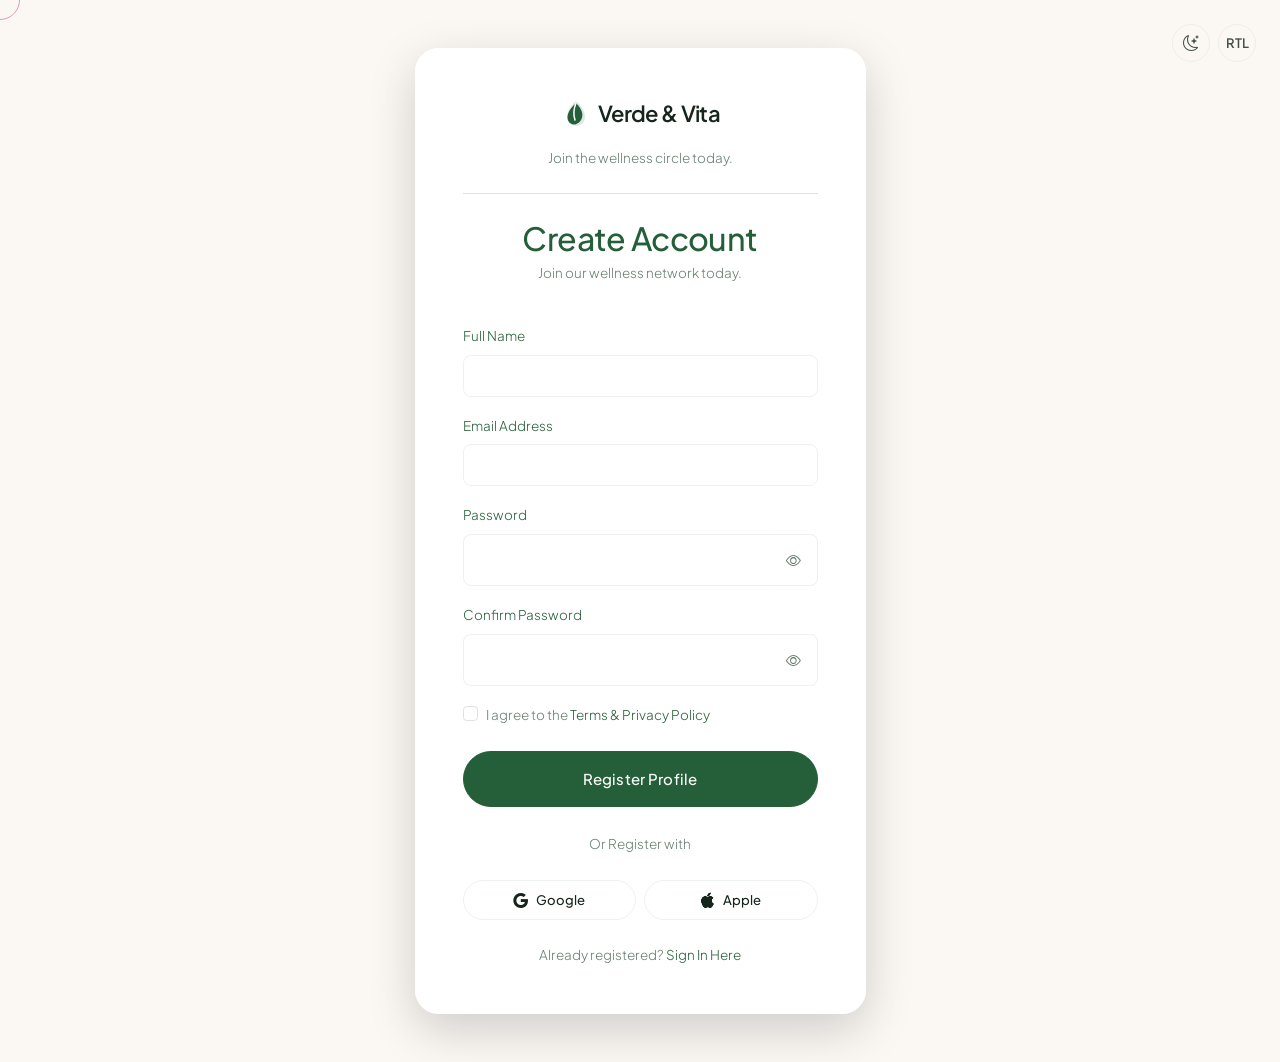
<file: register.html>
<!DOCTYPE html>
<html lang="en" dir="ltr" data-theme="light">
<head>
  <meta charset="UTF-8">
  <meta name="viewport" content="width=device-width, initial-scale=1.0">
  <meta name="description" content="Verde & Vita - Create a wellness profile and subscribe to organic juices.">
  <title>Verde & Vita | Join the Circle</title>
  
  <!-- Favicon -->
  <link rel="icon" type="image/svg+xml" href="assets/images/favicon.svg">

  <!-- Bootstrap 5 CSS CDN -->
  <link id="bootstrap-css" rel="stylesheet" href="https://cdn.jsdelivr.net/npm/bootstrap@5.3.2/dist/css/bootstrap.min.css">
  <link rel="stylesheet" href="https://cdn.jsdelivr.net/npm/bootstrap-icons@1.11.1/font/bootstrap-icons.css">
  
  <!-- Custom Stylesheets -->
  <link rel="stylesheet" href="assets/css/style.css">
  <link rel="stylesheet" href="assets/css/rtl.css">
</head>
<body class="bg-soft-section">

  <div class="custom-cursor"></div>

  <!-- Top Right Actions (Theme and RTL) -->
  <div class="position-fixed top-0 end-0 p-3 p-sm-4 d-flex gap-2" style="z-index: 1100;">
    <!-- Light/Dark Toggle -->
    <button class="toggle-icon-btn theme-toggle-btn" aria-label="Toggle Theme">
      <i class="bi bi-moon-stars"></i>
    </button>
    <!-- RTL Toggle -->
    <button class="toggle-icon-btn rtl-toggle-btn" style="font-size: 13px; font-weight: 600;">RTL</button>
  </div>

  <main class="d-flex align-items-center justify-content-center min-vh-100">
    <div class="container py-5">
      <div class="row justify-content-center">
        <div class="col-lg-5 col-md-7 col-sm-9">
          <div class="glass-card no-tilt p-0 overflow-hidden shadow-lg border-0">
            <div class="row g-0">
              <!-- Register Form -->
              <div class="col-12 p-4 p-md-5 bg-card d-flex flex-column justify-content-center">

                <!-- Brand header -->
                <div class="text-center mb-4 pb-4 border-bottom">
                  <a href="index.html" class="navbar-brand navbar-brand-custom justify-content-center mb-3 d-flex">
                    <svg width="32" height="32" viewBox="0 0 32 32" fill="none" xmlns="http://www.w3.org/2000/svg">
                      <path d="M16 3C16 3 25 10 25 19C25 24 21 28 16 28C11 28 7 24 7 19C7 10 16 3 16 3Z" fill="var(--color-primary)" fill-opacity="0.15"/>
                      <path d="M16 5C22 11 24 17 21 22C18 27 12 28 9 24C6 20 7 13 16 5Z" fill="var(--color-primary)"/>
                      <path d="M16 5C14 10 13 16 15 22" stroke="var(--bg-main)" stroke-width="1.5" stroke-linecap="round"/>
                    </svg>
                    <span>Verde &amp; Vita</span>
                  </a>
                  <p class="text-muted small mb-0">Join the wellness circle today.</p>
                </div>

                <div class="text-center mb-4">
                  <h3 class="fs-2 text-brand-primary font-weight-600 mb-1">Create Account</h3>
                  <p class="text-muted small">Join our wellness network today.</p>
                </div>

                <form id="register-form" novalidate onsubmit="event.preventDefault(); handleRegisterSubmit();">
                  <div class="mb-3 text-start">
                    <label for="r-name" class="form-label text-brand-primary font-weight-500 small">Full Name</label>
                    <input type="text" class="form-control rounded-3 border-color bg-transparent p-2" id="r-name" required>
                    <div class="invalid-feedback">Name is required.</div>
                  </div>

                  <div class="mb-3 text-start">
                    <label for="r-email" class="form-label text-brand-primary font-weight-500 small">Email Address</label>
                    <input type="email" class="form-control rounded-3 border-color bg-transparent p-2" id="r-email" required>
                    <div class="invalid-feedback">Provide a valid email.</div>
                  </div>

                  <div class="mb-3 text-start position-relative">
                    <label for="r-password" class="form-label text-brand-primary font-weight-500 small">Password</label>
                    <div class="input-group">
                      <input type="password" class="form-control rounded-start-3 border-end-0 border-color bg-transparent p-2" id="r-password" required minlength="6">
                      <button type="button" class="btn btn-brand-outline border-start-0 border-color bg-transparent px-3 rounded-end-3 text-muted" onclick="togglePasswordVisibility('r-password', 'eye-icon-pass')"><i class="bi bi-eye" id="eye-icon-pass"></i></button>
                    </div>
                    <div class="invalid-feedback">Must be at least 6 characters.</div>
                  </div>

                  <div class="mb-3 text-start position-relative">
                    <label for="r-confirm" class="form-label text-brand-primary font-weight-500 small">Confirm Password</label>
                    <div class="input-group">
                      <input type="password" class="form-control rounded-start-3 border-end-0 border-color bg-transparent p-2" id="r-confirm" required>
                      <button type="button" class="btn btn-brand-outline border-start-0 border-color bg-transparent px-3 rounded-end-3 text-muted" onclick="togglePasswordVisibility('r-confirm', 'eye-icon-confirm')"><i class="bi bi-eye" id="eye-icon-confirm"></i></button>
                    </div>
                    <div class="invalid-feedback" id="confirm-feedback">Please match the passwords.</div>
                  </div>

                  <div class="mb-4 text-start form-check">
                    <input class="form-check-input" type="checkbox" id="r-agree" required>
                    <label class="form-check-label text-muted small" for="r-agree">I agree to the <a href="404.html" class="text-brand-primary">Terms & Privacy Policy</a></label>
                    <div class="invalid-feedback">You must agree before registering.</div>
                  </div>

                  <button type="submit" class="btn btn-brand w-100 py-3 mb-4">Register Profile</button>
                </form>

                <div class="text-center mb-4">
                  <span class="text-muted small position-relative d-inline-block px-3" style="z-index: 1;">
                    Or Register with
                    <span class="position-absolute start-0 end-0 top-50 translate-middle-y bg-card" style="z-index: -1; height: 1px; width: 150%;"></span>
                  </span>
                </div>

                <div class="row g-2">
                  <div class="col-6">
                    <button class="btn btn-brand-outline w-100 py-2 d-flex align-items-center justify-content-center gap-2"><i class="bi bi-google"></i> <span class="small">Google</span></button>
                  </div>
                  <div class="col-6">
                    <button class="btn btn-brand-outline w-100 py-2 d-flex align-items-center justify-content-center gap-2"><i class="bi bi-apple"></i> <span class="small">Apple</span></button>
                  </div>
                </div>

                <p class="text-center text-muted small mt-4 mb-0">Already registered? <a href="login.html" class="text-brand-primary font-weight-500">Sign In Here</a></p>
              </div>
            </div>
          </div>
        </div>
      </div>
    </div>
  </main>

  <script src="https://cdn.jsdelivr.net/npm/bootstrap@5.3.2/dist/js/bootstrap.bundle.min.js"></script>
  <script src="assets/js/main.js"></script>
  <script src="assets/js/animations.js"></script>
  
  <script>
    function handleRegisterSubmit() {
      const form = document.getElementById('register-form');
      const pass = document.getElementById('r-password');
      const conf = document.getElementById('r-confirm');
      const confFeedback = document.getElementById('confirm-feedback');
      
      form.classList.remove('was-validated');
      
      // Match password verification
      if (pass.value !== conf.value) {
        conf.setCustomValidity('mismatch');
        confFeedback.textContent = "Passwords do not match.";
      } else {
        conf.setCustomValidity('');
      }

      if (form.checkValidity() === false) {
        form.classList.add('was-validated');
      } else {
        window.location.href = 'login.html';
      }
    }

    function togglePasswordVisibility(inputId, iconId) {
      const passwordInput = document.getElementById(inputId);
      const eyeIcon = document.getElementById(iconId);
      if (passwordInput.type === 'password') {
        passwordInput.type = 'text';
        eyeIcon.className = 'bi bi-eye-slash';
      } else {
        passwordInput.type = 'password';
        eyeIcon.className = 'bi bi-eye';
      }
    }
  </script>
</body>
</html>
</file>
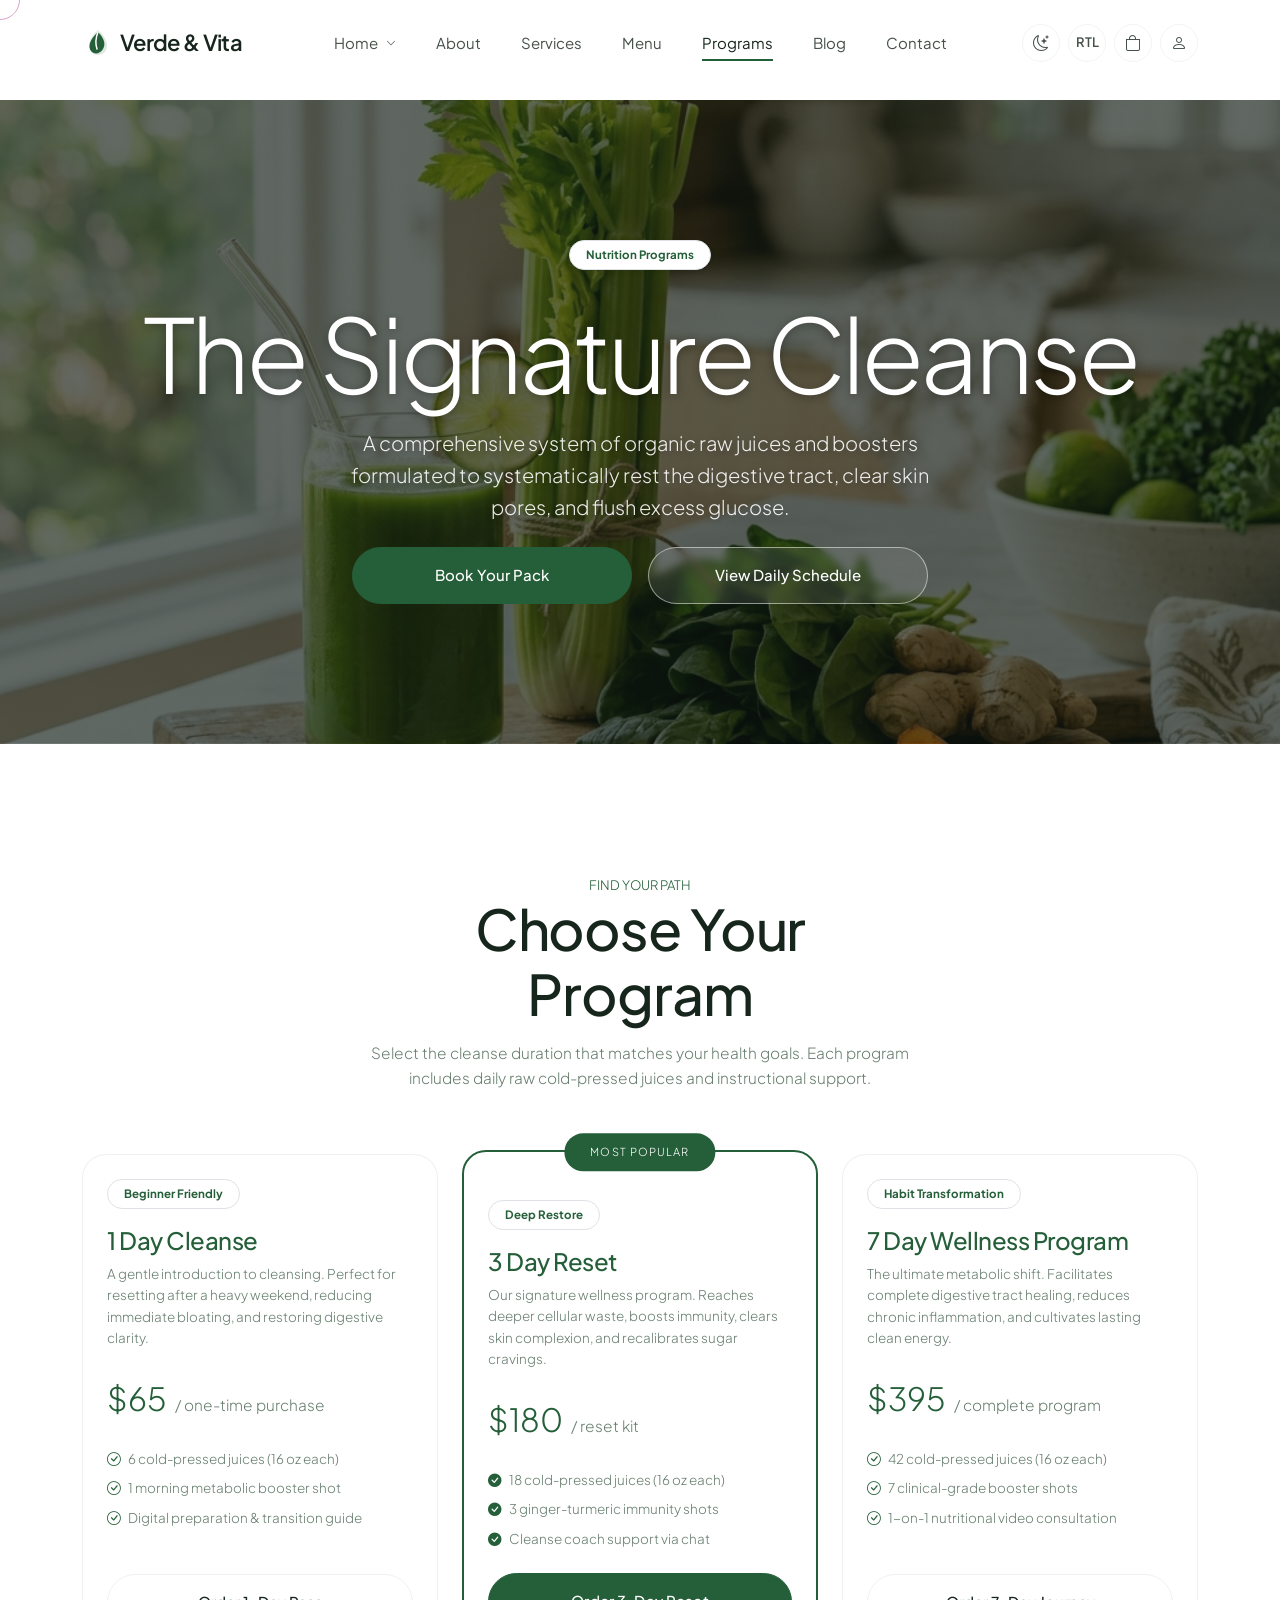
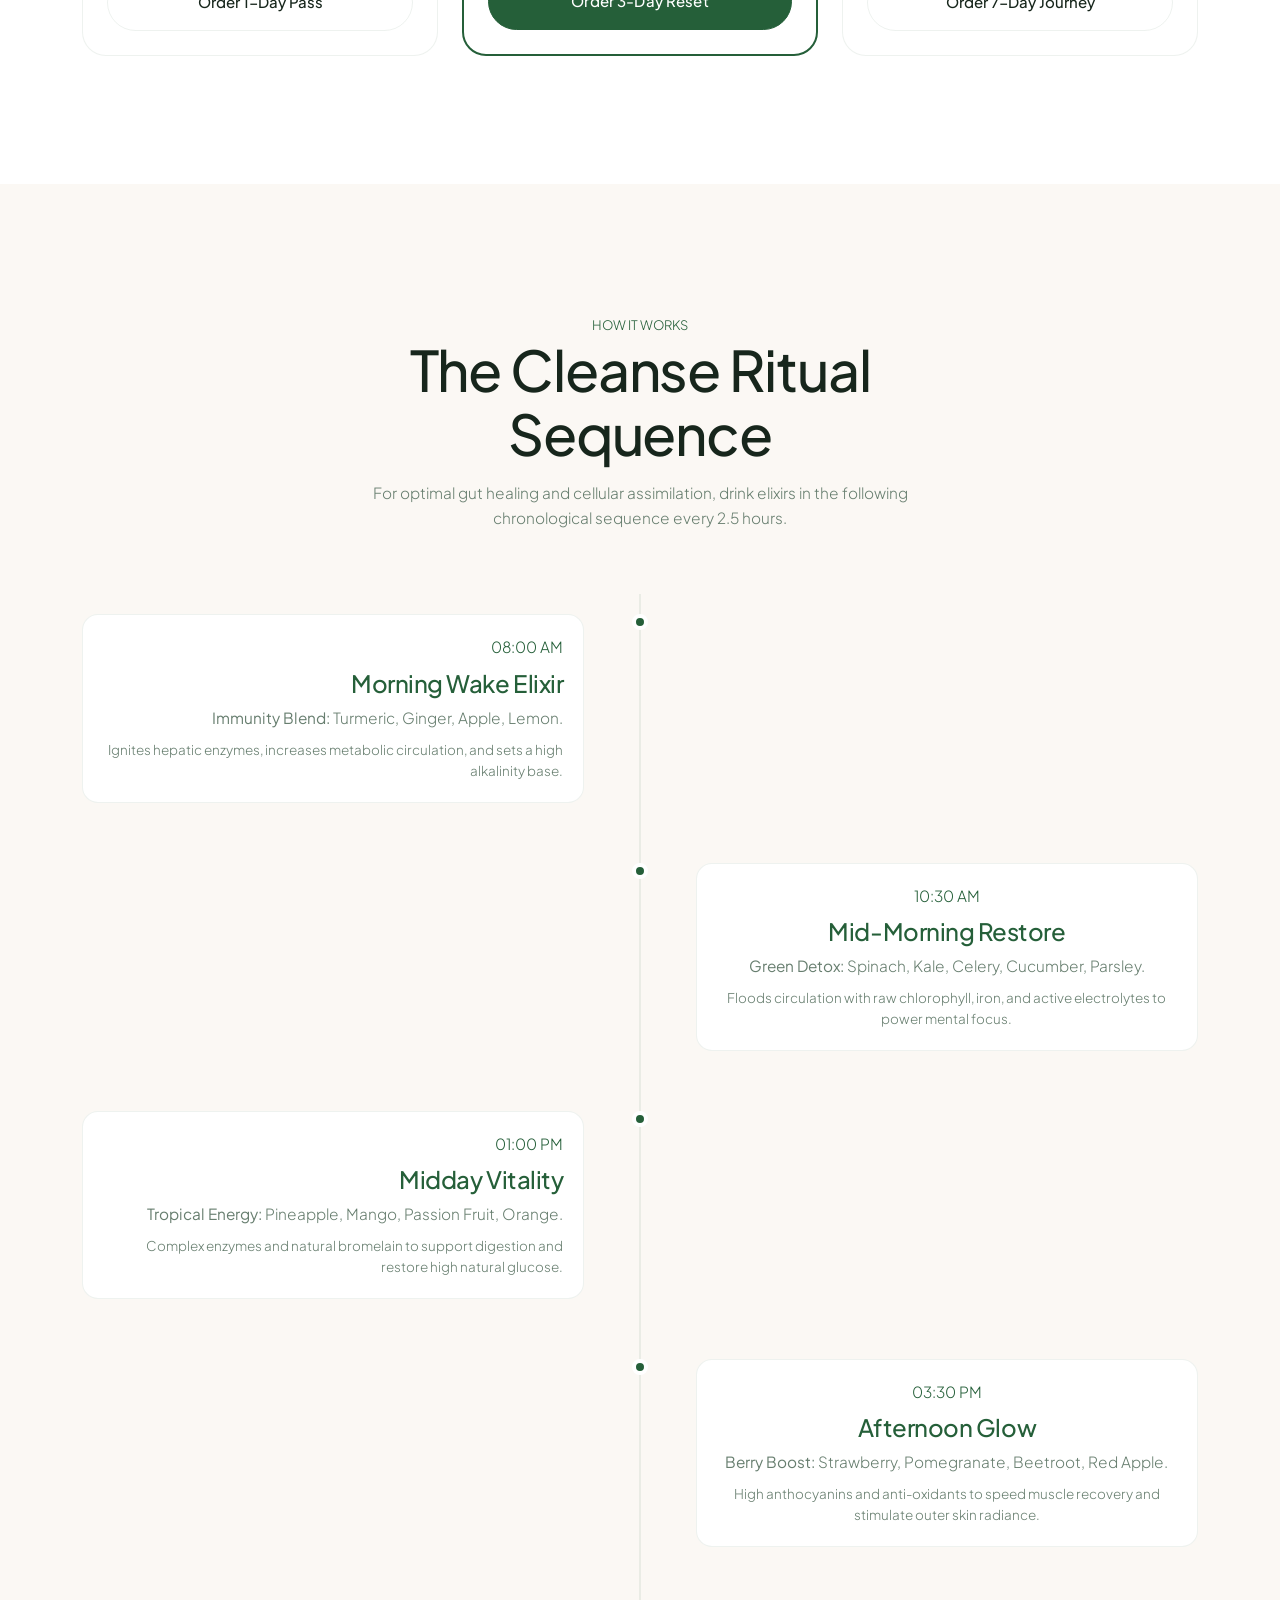
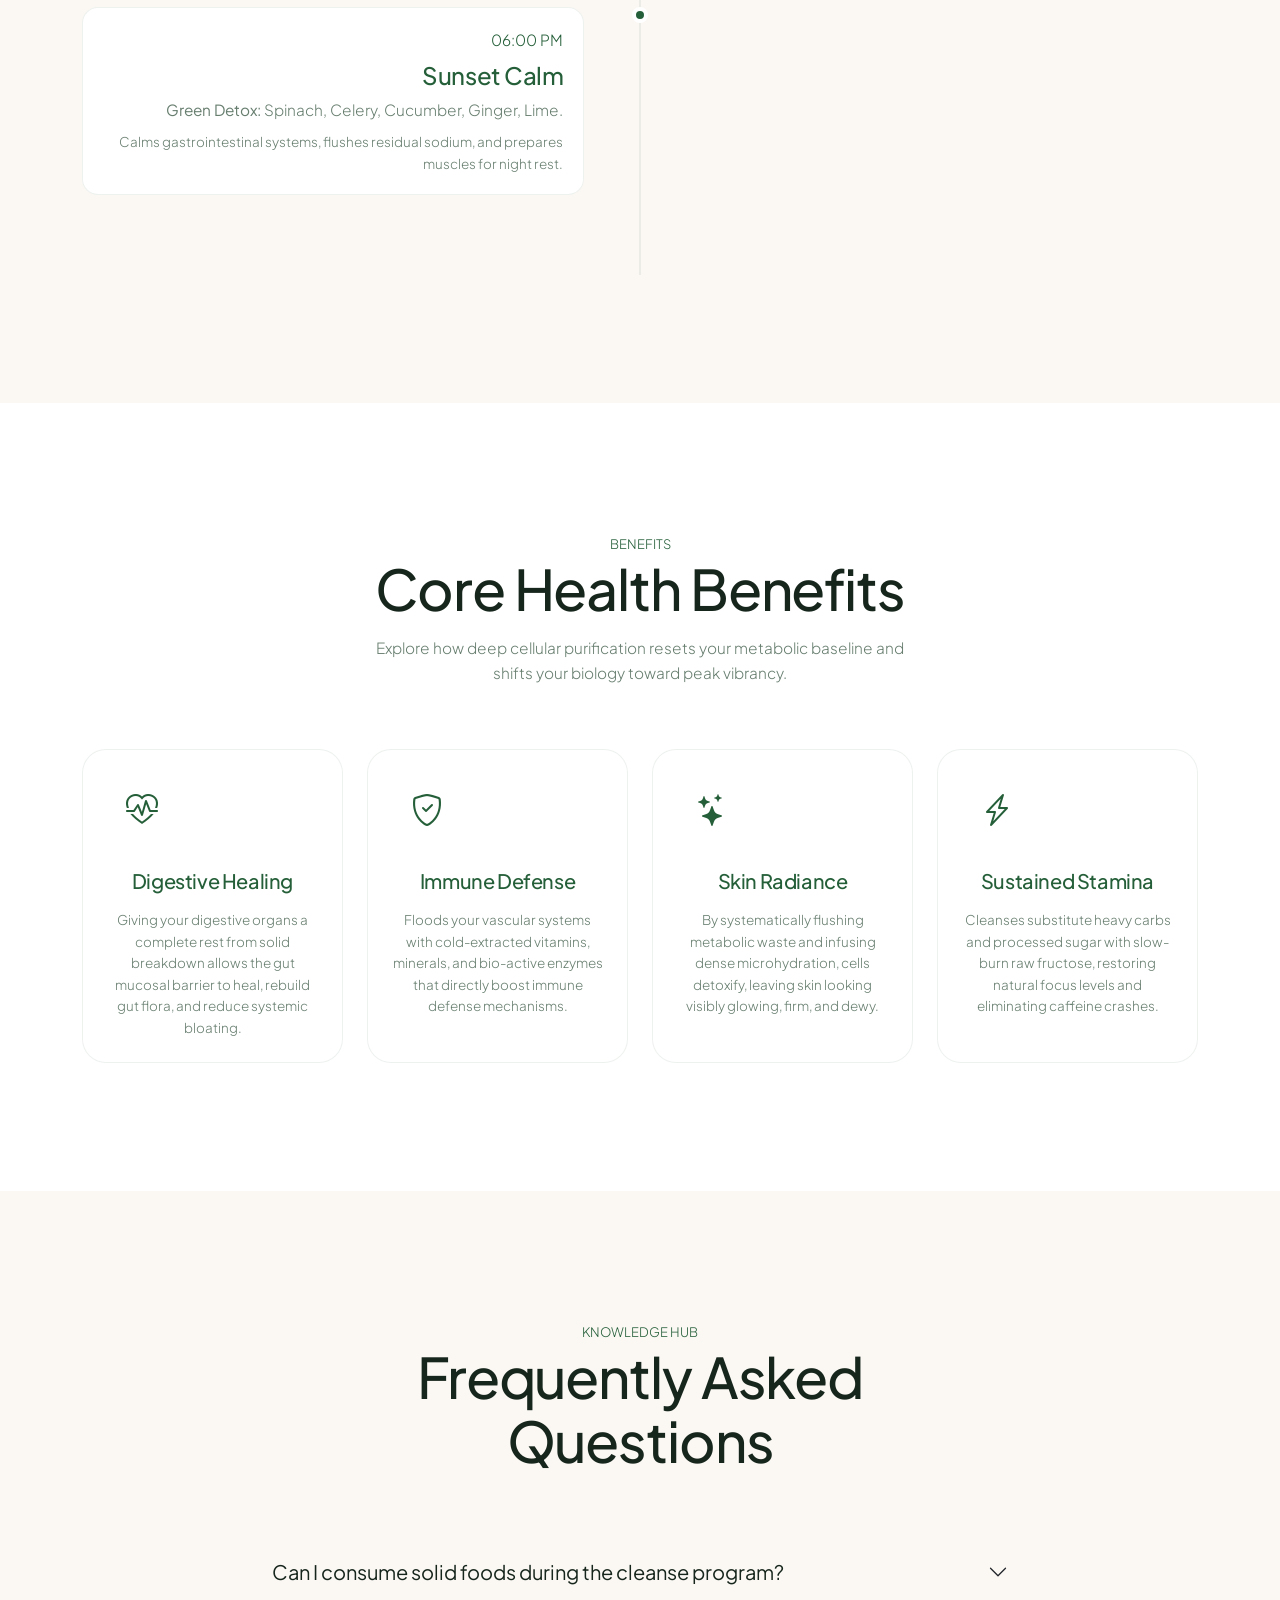
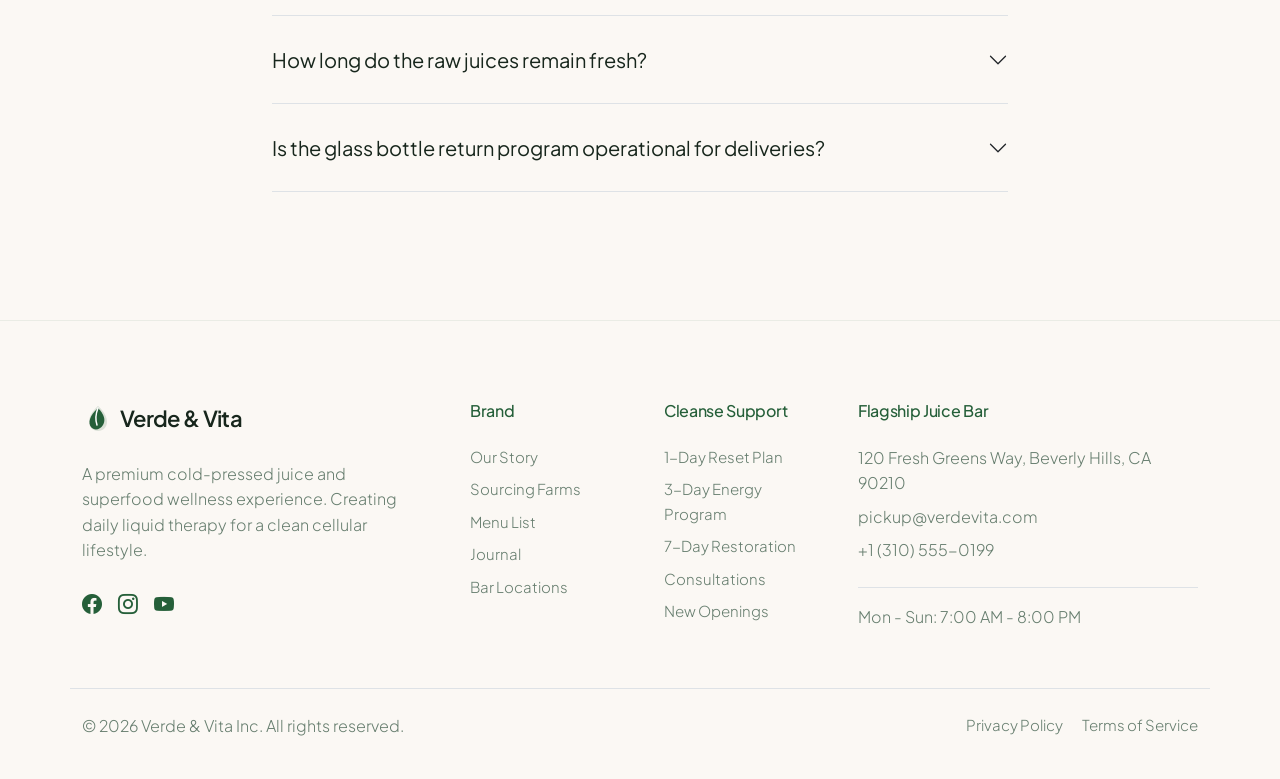
<file: service-details.html>
<!DOCTYPE html>
<html lang="en" dir="ltr" data-theme="light">
<head>
  <meta charset="UTF-8">
  <meta name="viewport" content="width=device-width, initial-scale=1.0">
  <meta name="description" content="Verde & Vita - Cleanse program details, timelines, ingredients, and FAQs.">
  <meta name="keywords" content="cleanse program, detox schedule, ingredients, FAQ, juice therapy">
  <title>Verde & Vita | Cleanse Program Details</title>
  
  <!-- Favicon -->
  <link rel="icon" type="image/svg+xml" href="assets/images/favicon.svg">

  <!-- Bootstrap 5 CSS CDN -->
  <link id="bootstrap-css" rel="stylesheet" href="https://cdn.jsdelivr.net/npm/bootstrap@5.3.2/dist/css/bootstrap.min.css">
  <link rel="stylesheet" href="https://cdn.jsdelivr.net/npm/bootstrap-icons@1.11.1/font/bootstrap-icons.css">
  
  <!-- Custom Stylesheets -->
  <link rel="stylesheet" href="assets/css/style.css">
  <link rel="stylesheet" href="assets/css/rtl.css">
  <style>
    /* Accordion Custom Styling */
    .accordion-button {
      color: var(--text-main) !important;
    }
    .accordion-button:focus {
      box-shadow: none !important;
    }
    .accordion-button:not(.collapsed) {
      background-color: transparent !important;
      color: var(--color-primary) !important;
    }
    [data-theme="dark"] .accordion-button:not(.collapsed) {
      color: var(--color-success) !important;
    }
    [data-theme="dark"] .accordion-button::after {
      filter: invert(1) grayscale(1) brightness(2);
    }
    
    /* Dropdown Custom Styling */
    .dropdown-item {
      color: var(--text-main) !important;
      transition: var(--transition-smooth);
    }
    .dropdown-item:hover, .dropdown-item:focus {
      background-color: var(--bg-soft) !important;
      color: var(--color-primary) !important;
    }
    [data-theme="dark"] .dropdown-item:hover, [data-theme="dark"] .dropdown-item:focus {
      color: var(--color-success) !important;
    }
  </style>
</head>
<body>

  <div class="custom-cursor"></div>
  <div class="offcanvas-backdrop-custom"></div>

  <!-- Header Navbar -->
  <header>
  <nav class="navbar navbar-expand-xl navbar-custom">
   <div class="container">
    <!-- Logo -->
    <a class="navbar-brand navbar-brand-custom" href="index.html">
     <svg width="32" height="32" viewBox="0 0 32 32" fill="none" xmlns="http://www.w3.org/2000/svg">
      <path d="M16 3C16 3 25 10 25 19C25 24 21 28 16 28C11 28 7 24 7 19C7 10 16 3 16 3Z" fill="var(--color-primary)" fill-opacity="0.15"/>
      <path d="M16 5C22 11 24 17 21 22C18 27 12 28 9 24C6 20 7 13 16 5Z" fill="var(--color-primary)"/>
      <path d="M16 5C14 10 13 16 15 22" stroke="var(--bg-main)" stroke-width="1.5" stroke-linecap="round"/>
     </svg>
     <span>Verde & Vita</span>
    </a>

    <!-- Desktop Menu -->
    <div class="collapse navbar-collapse d-none d-xl-flex justify-content-center">
     <ul class="navbar-nav gap-2">
      <li class="nav-item dropdown">
       <a class="nav-link nav-link-custom dropdown-toggle d-flex align-items-center gap-1" href="#" role="button" data-bs-toggle="dropdown" aria-expanded="false">Home <i class="bi bi-chevron-down ms-1" style="font-size: 10px;"></i></a>
       <ul class="dropdown-menu border-0 shadow-sm bg-card mt-2">
        <li><a class="dropdown-item py-2 px-3" href="index.html">Home 1</a></li>
        <li><a class="dropdown-item py-2 px-3" href="home-2.html">Home 2</a></li>
       </ul>
      </li>
      <li class="nav-item"><a class="nav-link nav-link-custom" href="about.html">About</a></li>
      <li class="nav-item"><a class="nav-link nav-link-custom" href="services.html">Services</a></li>
      <li class="nav-item"><a class="nav-link nav-link-custom" href="menu.html">Menu</a></li>
      <li class="nav-item"><a class="nav-link nav-link-custom active" href="service-details.html">Programs</a></li>
      <li class="nav-item"><a class="nav-link nav-link-custom" href="blog.html">Blog</a></li>
      <li class="nav-item"><a class="nav-link nav-link-custom" href="contact.html">Contact</a></li>
     </ul>

    </div>

    <!-- Header Actions -->
    <div class="d-flex align-items-center gap-2">
     <!-- Light/Dark Toggle -->
     <button class="toggle-icon-btn d-none d-xl-inline-flex theme-toggle-btn" aria-label="Toggle Theme">
      <i class="bi bi-moon-stars"></i>
     </button>
     
     <!-- RTL Toggle -->
     <button class="toggle-icon-btn d-none d-xl-inline-flex rtl-toggle-btn" style="font-size: 13px; font-weight: 600;">RTL</button>

     <!-- Shopping Cart Toggle -->
     <button class="toggle-icon-btn d-none d-xl-inline-flex cart-toggle-btn position-relative" aria-label="Open Cart">
      <i class="bi bi-bag"></i>
      <span class="position-absolute top-0 start-100 translate-middle badge rounded-pill bg-danger cart-count-badge" style="font-size: 10px; display: none;">0</span>
     </button>

     <!-- Profile Link -->
     <a href="login.html" class="toggle-icon-btn d-none d-xl-inline-flex" aria-label="Account Login">
      <i class="bi bi-person"></i>
     </a>

     <!-- Hamburger Button (Mobile Only) -->
     <button class="hamburger-custom d-xl-none" aria-label="Toggle Navigation">
      <span class="hamburger-line"></span>
      <span class="hamburger-line"></span>
      <span class="hamburger-line"></span>
     </button>
    </div>
   </div>
  </nav>
 </header>

  <!-- Mobile Offcanvas Menu -->
  <div class="offcanvas-custom d-xl-none" id="offcanvas-menu">
    <!-- Close Button -->
    <button class="btn-close position-absolute top-0 end-0 m-4" aria-label="Close Menu" onclick="document.querySelector('.hamburger-custom').click();" style="font-size: 18px; z-index: 10;"></button>
  <div class="d-flex flex-column h-100 justify-content-between">
   <ul class="navbar-nav gap-3 fs-3">
    <li class="nav-item dropdown">
     <a class="nav-link nav-link-custom dropdown-toggle d-flex align-items-center justify-content-between" href="#" role="button" data-bs-toggle="dropdown" aria-expanded="false"><span>Home</span> <i class="bi bi-chevron-down" style="font-size: 14px;"></i></a>
     <ul class="dropdown-menu border-0 shadow-sm bg-card mt-2">
      <li><a class="dropdown-item py-2 px-3" href="index.html">Home 1</a></li>
      <li><a class="dropdown-item py-2 px-3" href="home-2.html">Home 2</a></li>
     </ul>
    </li>
    <li class="nav-item"><a class="nav-link nav-link-custom" href="about.html">About</a></li>
    <li class="nav-item"><a class="nav-link nav-link-custom" href="services.html">Services</a></li>
    <li class="nav-item"><a class="nav-link nav-link-custom" href="menu.html">Menu</a></li>
    <li class="nav-item"><a class="nav-link nav-link-custom active" href="service-details.html">Programs</a></li>
    <li class="nav-item"><a class="nav-link nav-link-custom" href="blog.html">Blog</a></li>
    <li class="nav-item"><a class="nav-link nav-link-custom" href="contact.html">Contact</a></li>
   </ul>
      <div class="d-flex justify-content-center gap-4 pt-4 border-top mt-auto mb-4">
        <button class="toggle-icon-btn theme-toggle-btn" aria-label="Toggle Theme">
          <i class="bi bi-moon-stars"></i>
        </button>
        <button class="toggle-icon-btn rtl-toggle-btn" style="font-size: 13px; font-weight: 600;">RTL</button>
        <button class="toggle-icon-btn cart-toggle-btn position-relative" aria-label="Open Cart" onclick="document.querySelector('.hamburger-custom').click();">
          <i class="bi bi-bag"></i>
          <span class="position-absolute top-0 start-100 translate-middle badge rounded-pill bg-danger cart-count-badge" style="font-size: 10px; display: none;">0</span>
        </button>
        <a href="login.html" class="toggle-icon-btn d-inline-flex" aria-label="Account Login">
          <i class="bi bi-person"></i>
        </a>
      </div>

  </div>
 </div>

  <!-- Cart Drawer -->
  <div class="cart-drawer-custom" id="cart-drawer">
    <div>
      <div class="d-flex justify-content-between align-items-center border-bottom pb-3 mb-4">
        <h4 class="mb-0 text-brand-primary font-weight-600">Your Order</h4>
        <button class="btn-close" id="cart-close-btn" aria-label="Close Cart"></button>
      </div>
      <div id="cart-items-container" class="overflow-y-auto" style="max-height: 55vh;"></div>
    </div>
    <div class="border-top pt-4">
      <div class="d-flex justify-content-between align-items-center mb-3">
        <span class="text-muted">Subtotal</span>
        <h4 class="mb-0 text-brand-primary font-weight-600" id="cart-subtotal">$0.00</h4>
      </div>
      <a href="menu.html" class="btn btn-brand w-100 py-3 mb-2">Proceed to Checkout</a>
      <button class="btn btn-brand-outline w-100 py-3" onclick="document.getElementById('cart-close-btn').click();">Continue Shopping</button>
    </div>
  </div>

  <main style="padding-top: 100px;">
    <!-- Program Summary Header -->
    <section class="section-padding text-center position-relative" style="background-image: linear-gradient(rgba(15, 25, 18, 0.65), rgba(15, 25, 18, 0.65)), url('assets/images/programs_hero_bg.png'); background-size: cover; background-position: center; background-repeat: no-repeat; padding-top: 140px; padding-bottom: 140px;">
      <div class="container position-relative" style="z-index: 2;">
        <span class="badge text-brand-primary bg-white border px-3 py-2 rounded-pill mb-4 shadow-sm">Nutrition Programs</span>
        <h1 class="font-display-large text-white mb-3" style="text-shadow: 0 2px 10px rgba(0,0,0,0.3);">The Signature Cleanse</h1>
        <p class="text-white fs-5 mx-auto mb-4" style="max-width: 600px; opacity: 0.9; text-shadow: 0 2px 8px rgba(0,0,0,0.3);">
          A comprehensive system of organic raw juices and boosters formulated to systematically rest the digestive tract, clear skin pores, and flush excess glucose.
        </p>
        <div class="d-flex flex-column flex-sm-row justify-content-center align-items-center gap-3">
          <a href="#packages" class="btn btn-brand hero-btn px-5 py-3 w-100 w-sm-auto" style="max-width: 280px;">Book Your Pack</a>
          <a href="#schedule" class="btn btn-brand-outline hero-btn px-5 py-3 w-100 w-sm-auto" style="max-width: 280px; background: rgba(255,255,255,0.1); backdrop-filter: blur(4px); border-color: rgba(255,255,255,0.5);">View Daily Schedule</a>
        </div>
      </div>
    </section>

    <!-- Choose Your Program / Cleanse Packages -->
    <section class="section-padding" id="packages">
      <div class="container">
        <div class="row justify-content-center mb-5">
          <div class="col-lg-6 text-center reveal-on-scroll">
            <span class="text-brand-primary font-weight-600 text-uppercase tracking-wide" style="font-size: 13px;">Find Your Path</span>
            <h2 class="h2-title mb-3">Choose Your Program</h2>
            <p class="text-muted">Select the cleanse duration that matches your health goals. Each program includes daily raw cold-pressed juices and instructional support.</p>
          </div>
        </div>

        <div class="row g-4 justify-content-center">
          <!-- 1 Day Cleanse -->
          <div class="col-lg-4 col-md-6 reveal-on-scroll">
            <div class="glass-card h-100 d-flex flex-column justify-content-between p-4">
              <div>
                <span class="badge bg-soft text-brand-primary border px-3 py-2 rounded-pill mb-3">Beginner Friendly</span>
                <h3 class="fs-4 text-brand-primary mb-2">1 Day Cleanse</h3>
                <p class="text-muted small mb-4">A gentle introduction to cleansing. Perfect for resetting after a heavy weekend, reducing immediate bloating, and restoring digestive clarity.</p>
                <div class="d-flex align-items-baseline mb-4">
                  <span class="fs-2 font-weight-600 text-brand-primary">$65</span>
                  <span class="text-muted ms-2">/ one-time purchase</span>
                </div>
                <ul class="list-unstyled mb-4 text-muted small d-flex flex-column gap-2">
                  <li class="d-flex align-items-center gap-2">
                    <i class="bi bi-check-circle text-brand-primary"></i>
                    <span>6 cold-pressed juices (16 oz each)</span>
                  </li>
                  <li class="d-flex align-items-center gap-2">
                    <i class="bi bi-check-circle text-brand-primary"></i>
                    <span>1 morning metabolic booster shot</span>
                  </li>
                  <li class="d-flex align-items-center gap-2">
                    <i class="bi bi-check-circle text-brand-primary"></i>
                    <span>Digital preparation & transition guide</span>
                  </li>
                </ul>
              </div>
              <a href="menu.html" class="btn btn-brand-outline w-100 text-center py-3">Order 1-Day Pass</a>
            </div>
          </div>

          <!-- 3 Day Reset -->
          <div class="col-lg-4 col-md-6 reveal-on-scroll" style="margin-top: 20px;">
            <div class="glass-card h-100 d-flex flex-column justify-content-between p-4 pt-5 position-relative" style="border: 2px solid var(--color-primary) !important; overflow: visible;">
              <!-- Most Popular label sits ON the top border line -->
              <span class="position-absolute px-4 py-2 rounded-pill font-weight-600" style="top: 0; left: 50%; transform: translate(-50%, -50%); border: 2px solid var(--color-primary); color: #ffffff; font-size: 11px; text-transform: uppercase; letter-spacing: 0.1em; background: var(--color-primary); white-space: nowrap; z-index: 10;">Most Popular</span>
              <div>
                <span class="badge bg-soft text-brand-primary border px-3 py-2 rounded-pill mb-3">Deep Restore</span>
                <h3 class="fs-4 text-brand-primary mb-2">3 Day Reset</h3>
                <p class="text-muted small mb-4">Our signature wellness program. Reaches deeper cellular waste, boosts immunity, clears skin complexion, and recalibrates sugar cravings.</p>
                <div class="d-flex align-items-baseline mb-4">
                  <span class="fs-2 font-weight-600 text-brand-primary">$180</span>
                  <span class="text-muted ms-2">/ reset kit</span>
                </div>
                <ul class="list-unstyled mb-4 text-muted small d-flex flex-column gap-2">
                  <li class="d-flex align-items-center gap-2">
                    <i class="bi bi-check-circle-fill text-brand-primary"></i>
                    <span>18 cold-pressed juices (16 oz each)</span>
                  </li>
                  <li class="d-flex align-items-center gap-2">
                    <i class="bi bi-check-circle-fill text-brand-primary"></i>
                    <span>3 ginger-turmeric immunity shots</span>
                  </li>
                  <li class="d-flex align-items-center gap-2">
                    <i class="bi bi-check-circle-fill text-brand-primary"></i>
                    <span>Cleanse coach support via chat</span>
                  </li>
                </ul>
              </div>
              <a href="menu.html" class="btn btn-brand w-100 text-center py-3">Order 3-Day Reset</a>
            </div>
          </div>

          <!-- 7 Day Wellness Program -->
          <div class="col-lg-4 col-md-6 reveal-on-scroll">
            <div class="glass-card h-100 d-flex flex-column justify-content-between p-4">
              <div>
                <span class="badge bg-soft text-brand-primary border px-3 py-2 rounded-pill mb-3">Habit Transformation</span>
                <h3 class="fs-4 text-brand-primary mb-2">7 Day Wellness Program</h3>
                <p class="text-muted small mb-4">The ultimate metabolic shift. Facilitates complete digestive tract healing, reduces chronic inflammation, and cultivates lasting clean energy.</p>
                <div class="d-flex align-items-baseline mb-4">
                  <span class="fs-2 font-weight-600 text-brand-primary">$395</span>
                  <span class="text-muted ms-2">/ complete program</span>
                </div>
                <ul class="list-unstyled mb-4 text-muted small d-flex flex-column gap-2">
                  <li class="d-flex align-items-center gap-2">
                    <i class="bi bi-check-circle text-brand-primary"></i>
                    <span>42 cold-pressed juices (16 oz each)</span>
                  </li>
                  <li class="d-flex align-items-center gap-2">
                    <i class="bi bi-check-circle text-brand-primary"></i>
                    <span>7 clinical-grade booster shots</span>
                  </li>
                  <li class="d-flex align-items-center gap-2">
                    <i class="bi bi-check-circle text-brand-primary"></i>
                    <span>1-on-1 nutritional video consultation</span>
                  </li>
                </ul>
              </div>
              <a href="menu.html" class="btn btn-brand-outline w-100 text-center py-3">Order 7-Day Journey</a>
            </div>
          </div>
        </div>
      </div>
    </section>

    <!-- Cleanse Timetable / Process (How It Works) -->
    <section class="section-padding bg-soft-section" id="schedule">
      <div class="container text-center">
        <div class="row justify-content-center mb-5">
          <div class="col-lg-6 reveal-on-scroll">
            <span class="text-brand-primary font-weight-600 text-uppercase tracking-wide" style="font-size: 13px;">How It Works</span>
            <h2 class="h2-title mb-3">The Cleanse Ritual Sequence</h2>
            <p class="text-muted">For optimal gut healing and cellular assimilation, drink elixirs in the following chronological sequence every 2.5 hours.</p>
          </div>
        </div>

        <div class="timeline-vertical">
          <!-- Item 1 -->
          <div class="timeline-item reveal-on-scroll">
            <div class="timeline-dot"></div>
            <div class="timeline-content">
              <span class="text-brand-primary font-weight-600">08:00 AM</span>
              <h3 class="fs-4 my-2 text-brand-primary">Morning Wake Elixir</h3>
              <p class="text-muted mb-2"><strong>Immunity Blend:</strong> Turmeric, Ginger, Apple, Lemon.</p>
              <p class="text-muted small mb-0">Ignites hepatic enzymes, increases metabolic circulation, and sets a high alkalinity base.</p>
            </div>
          </div>

          <!-- Item 2 -->
          <div class="timeline-item reveal-on-scroll">
            <div class="timeline-dot"></div>
            <div class="timeline-content">
              <span class="text-brand-primary font-weight-600">10:30 AM</span>
              <h3 class="fs-4 my-2 text-brand-primary">Mid-Morning Restore</h3>
              <p class="text-muted mb-2"><strong>Green Detox:</strong> Spinach, Kale, Celery, Cucumber, Parsley.</p>
              <p class="text-muted small mb-0">Floods circulation with raw chlorophyll, iron, and active electrolytes to power mental focus.</p>
            </div>
          </div>

          <!-- Item 3 -->
          <div class="timeline-item reveal-on-scroll">
            <div class="timeline-dot"></div>
            <div class="timeline-content">
              <span class="text-brand-primary font-weight-600">01:00 PM</span>
              <h3 class="fs-4 my-2 text-brand-primary">Midday Vitality</h3>
              <p class="text-muted mb-2"><strong>Tropical Energy:</strong> Pineapple, Mango, Passion Fruit, Orange.</p>
              <p class="text-muted small mb-0">Complex enzymes and natural bromelain to support digestion and restore high natural glucose.</p>
            </div>
          </div>

          <!-- Item 4 -->
          <div class="timeline-item reveal-on-scroll">
            <div class="timeline-dot"></div>
            <div class="timeline-content">
              <span class="text-brand-primary font-weight-600">03:30 PM</span>
              <h3 class="fs-4 my-2 text-brand-primary">Afternoon Glow</h3>
              <p class="text-muted mb-2"><strong>Berry Boost:</strong> Strawberry, Pomegranate, Beetroot, Red Apple.</p>
              <p class="text-muted small mb-0">High anthocyanins and anti-oxidants to speed muscle recovery and stimulate outer skin radiance.</p>
            </div>
          </div>

          <!-- Item 5 -->
          <div class="timeline-item reveal-on-scroll">
            <div class="timeline-dot"></div>
            <div class="timeline-content">
              <span class="text-brand-primary font-weight-600">06:00 PM</span>
              <h3 class="fs-4 my-2 text-brand-primary">Sunset Calm</h3>
              <p class="text-muted mb-2"><strong>Green Detox:</strong> Spinach, Celery, Cucumber, Ginger, Lime.</p>
              <p class="text-muted small mb-0">Calms gastrointestinal systems, flushes residual sodium, and prepares muscles for night rest.</p>
            </div>
          </div>
        </div>
      </div>
    </section>

    <!-- Core Health Benefits -->
    <section class="section-padding" id="benefits">
      <div class="container">
        <div class="row justify-content-center mb-5 text-center">
          <div class="col-lg-6 reveal-on-scroll">
            <span class="text-brand-primary font-weight-600 text-uppercase tracking-wide" style="font-size: 13px;">Benefits</span>
            <h2 class="h2-title mb-3">Core Health Benefits</h2>
            <p class="text-muted">Explore how deep cellular purification resets your metabolic baseline and shifts your biology toward peak vibrancy.</p>
          </div>
        </div>

        <div class="row g-4 justify-content-center">
          <!-- Benefit 1 -->
          <div class="col-lg-3 col-md-6 reveal-on-scroll">
            <div class="glass-card text-center p-4 h-100">
              <div class="d-inline-flex align-items-center justify-content-center bg-soft rounded-circle mb-4" style="width: 70px; height: 70px;">
                <i class="bi bi-heart-pulse text-brand-primary fs-2"></i>
              </div>
              <h3 class="fs-5 text-brand-primary mb-3">Digestive Healing</h3>
              <p class="text-muted small mb-0">Giving your digestive organs a complete rest from solid breakdown allows the gut mucosal barrier to heal, rebuild gut flora, and reduce systemic bloating.</p>
            </div>
          </div>

          <!-- Benefit 2 -->
          <div class="col-lg-3 col-md-6 reveal-on-scroll">
            <div class="glass-card text-center p-4 h-100">
              <div class="d-inline-flex align-items-center justify-content-center bg-soft rounded-circle mb-4" style="width: 70px; height: 70px;">
                <i class="bi bi-shield-check text-brand-primary fs-2"></i>
              </div>
              <h3 class="fs-5 text-brand-primary mb-3">Immune Defense</h3>
              <p class="text-muted small mb-0">Floods your vascular systems with cold-extracted vitamins, minerals, and bio-active enzymes that directly boost immune defense mechanisms.</p>
            </div>
          </div>

          <!-- Benefit 3 -->
          <div class="col-lg-3 col-md-6 reveal-on-scroll">
            <div class="glass-card text-center p-4 h-100">
              <div class="d-inline-flex align-items-center justify-content-center bg-soft rounded-circle mb-4" style="width: 70px; height: 70px;">
                <i class="bi bi-stars text-brand-primary fs-2"></i>
              </div>
              <h3 class="fs-5 text-brand-primary mb-3">Skin Radiance</h3>
              <p class="text-muted small mb-0">By systematically flushing metabolic waste and infusing dense microhydration, cells detoxify, leaving skin looking visibly glowing, firm, and dewy.</p>
            </div>
          </div>

          <!-- Benefit 4 -->
          <div class="col-lg-3 col-md-6 reveal-on-scroll">
            <div class="glass-card text-center p-4 h-100">
              <div class="d-inline-flex align-items-center justify-content-center bg-soft rounded-circle mb-4" style="width: 70px; height: 70px;">
                <i class="bi bi-lightning-charge text-brand-primary fs-2"></i>
              </div>
              <h3 class="fs-5 text-brand-primary mb-3">Sustained Stamina</h3>
              <p class="text-muted small mb-0">Cleanses substitute heavy carbs and processed sugar with slow-burn raw fructose, restoring natural focus levels and eliminating caffeine crashes.</p>
            </div>
          </div>
        </div>
      </div>
    </section>

    <!-- FAQ Accordion -->
    <section class="section-padding bg-soft-section">
      <div class="container">
        <div class="row justify-content-center mb-5 text-center">
          <div class="col-lg-6 reveal-on-scroll">
            <span class="text-brand-primary font-weight-600 text-uppercase tracking-wide" style="font-size: 13px;">Knowledge Hub</span>
            <h2 class="h2-title">Frequently Asked Questions</h2>
          </div>
        </div>

        <div class="row justify-content-center">
          <div class="col-lg-8 reveal-on-scroll">
            <div class="accordion accordion-flush" id="cleanseFaq">
              <!-- Q1 -->
              <div class="accordion-item bg-transparent border-bottom py-3">
                <h2 class="accordion-header">
                  <button class="accordion-button collapsed bg-transparent font-weight-600 fs-5 px-0" type="button" data-bs-toggle="collapse" data-bs-target="#faq-1" aria-expanded="false" aria-controls="faq-1">
                    Can I consume solid foods during the cleanse program?
                  </button>
                </h2>
                <div id="faq-1" class="accordion-collapse collapse" data-bs-parent="#cleanseFaq">
                  <div class="accordion-body px-0 text-muted">
                    For optimal biological results, we recommend sticking exclusively to the organic juices and water. If hunger persists, raw organic celery stalks, cucumber slices, or a handful of raw almonds are acceptable.
                  </div>
                </div>
              </div>

              <!-- Q2 -->
              <div class="accordion-item bg-transparent border-bottom py-3">
                <h2 class="accordion-header">
                  <button class="accordion-button collapsed bg-transparent font-weight-600 fs-5 px-0" type="button" data-bs-toggle="collapse" data-bs-target="#faq-2" aria-expanded="false" aria-controls="faq-2">
                    How long do the raw juices remain fresh?
                  </button>
                </h2>
                <div id="faq-2" class="accordion-collapse collapse" data-bs-parent="#cleanseFaq">
                  <div class="accordion-body px-0 text-muted">
                    Since our juices are 100% raw and undergo no heating or synthetic pasteurization, they have a refrigerated shelf-life of 4 to 5 days. Keep them constantly chilled at 38°F (3°C).
                  </div>
                </div>
              </div>

              <!-- Q3 -->
              <div class="accordion-item bg-transparent border-bottom py-3">
                <h2 class="accordion-header">
                  <button class="accordion-button collapsed bg-transparent font-weight-600 fs-5 px-0" type="button" data-bs-toggle="collapse" data-bs-target="#faq-3" aria-expanded="false" aria-controls="faq-3">
                    Is the glass bottle return program operational for deliveries?
                  </button>
                </h2>
                <div id="faq-3" class="accordion-collapse collapse" data-bs-parent="#cleanseFaq">
                  <div class="accordion-body px-0 text-muted">
                    Yes. When your next cleanse package is delivered, place your cleaned glass bottles in the provided cotton bag and leave them at your door. Our logistics team will swap them and apply a $1.00 credit per bottle to your account.
                  </div>
                </div>
              </div>
            </div>
          </div>
        </div>
      </div>
    </section>
  </main>

  <!-- Footer -->
  <footer class="footer-custom">
    <div class="container">
      <div class="row g-5">
        <!-- Logo & Brand statement -->
        <div class="col-xl-4 col-lg-6 col-md-6">
          <a class="navbar-brand navbar-brand-custom mb-4" href="index.html">
            <svg width="32" height="32" viewBox="0 0 32 32" fill="none" xmlns="http://www.w3.org/2000/svg">
              <path d="M16 3C16 3 25 10 25 19C25 24 21 28 16 28C11 28 7 24 7 19C7 10 16 3 16 3Z" fill="var(--color-primary)" fill-opacity="0.15"/>
              <path d="M16 5C22 11 24 17 21 22C18 27 12 28 9 24C6 20 7 13 16 5Z" fill="var(--color-primary)"/>
              <path d="M16 5C14 10 13 16 15 22" stroke="var(--bg-main)" stroke-width="1.5" stroke-linecap="round"/>
            </svg>
            <span>Verde & Vita</span>
          </a>
          <p class="text-muted mb-4 fs-6" style="max-width: 320px;">
            A premium cold-pressed juice and superfood wellness experience. Creating daily liquid therapy for a clean cellular lifestyle.
          </p>
          <div class="d-flex gap-3 fs-5">
            <a href="#" class="text-brand-primary" aria-label="Facebook"><i class="bi bi-facebook"></i></a>
            <a href="#" class="text-brand-primary" aria-label="Instagram"><i class="bi bi-instagram"></i></a>
            <a href="#" class="text-brand-primary" aria-label="Youtube"><i class="bi bi-youtube"></i></a>
          </div>
        </div>

        <!-- Quick Links -->
        <div class="col-xl-2 col-lg-6 col-md-6 col-6">
          <h5 class="mb-4 text-brand-primary font-weight-600 fs-6 uppercase tracking-wide">Brand</h5>
          <ul class="list-unstyled d-flex flex-column gap-2">
            <li><a href="about.html" class="footer-link">Our Story</a></li>
            <li><a href="services.html" class="footer-link">Sourcing Farms</a></li>
            <li><a href="menu.html" class="footer-link">Menu List</a></li>
            <li><a href="blog.html" class="footer-link">Journal</a></li>
            <li><a href="contact.html" class="footer-link">Bar Locations</a></li>
          </ul>
        </div>

        <!-- Resources -->
        <div class="col-xl-2 col-lg-6 col-md-6 col-6">
          <h5 class="mb-4 text-brand-primary font-weight-600 fs-6 uppercase tracking-wide">Cleanse Support</h5>
          <ul class="list-unstyled d-flex flex-column gap-2">
            <li><a href="service-details.html" class="footer-link">1-Day Reset Plan</a></li>
            <li><a href="service-details.html" class="footer-link">3-Day Energy Program</a></li>
            <li><a href="service-details.html" class="footer-link">7-Day Restoration</a></li>
            <li><a href="contact.html" class="footer-link">Consultations</a></li>
            <li><a href="coming-soon.html" class="footer-link">New Openings</a></li>
          </ul>
        </div>

        <!-- Contact details -->
        <div class="col-xl-4 col-lg-6 col-md-6">
          <h5 class="mb-4 text-brand-primary font-weight-600 fs-6 uppercase tracking-wide">Flagship Juice Bar</h5>
          <p class="text-muted fs-6 mb-2">120 Fresh Greens Way, Beverly Hills, CA 90210</p>
          <p class="text-muted fs-6 mb-2">pickup@verdevita.com</p>
          <p class="text-muted fs-6 mb-4">+1 (310) 555-0199</p>
          <span class="text-muted fs-6 d-block border-top pt-3">Mon - Sun: 7:00 AM - 8:00 PM</span>
        </div>
      </div>

      <div class="row mt-5 pt-4 border-top">
        <div class="col-md-6 text-center text-md-start">
          <p class="text-muted fs-6 mb-0">&copy; 2026 Verde & Vita Inc. All rights reserved.</p>
        </div>
        <div class="col-md-6 text-center text-md-end mt-3 mt-md-0">
          <a href="404.html" class="footer-link me-3">Privacy Policy</a>
          <a href="404.html" class="footer-link">Terms of Service</a>
        </div>
      </div>
    </div>
  </footer>

  <button class="btn-back-to-top" aria-label="Scroll Back to Top">
    <i class="bi bi-chevron-up"></i>
  </button>

  <script src="https://cdn.jsdelivr.net/npm/bootstrap@5.3.2/dist/js/bootstrap.bundle.min.js"></script>
  <script src="assets/js/main.js"></script>
  <script src="assets/js/animations.js"></script>
</body>
</html>
</file>
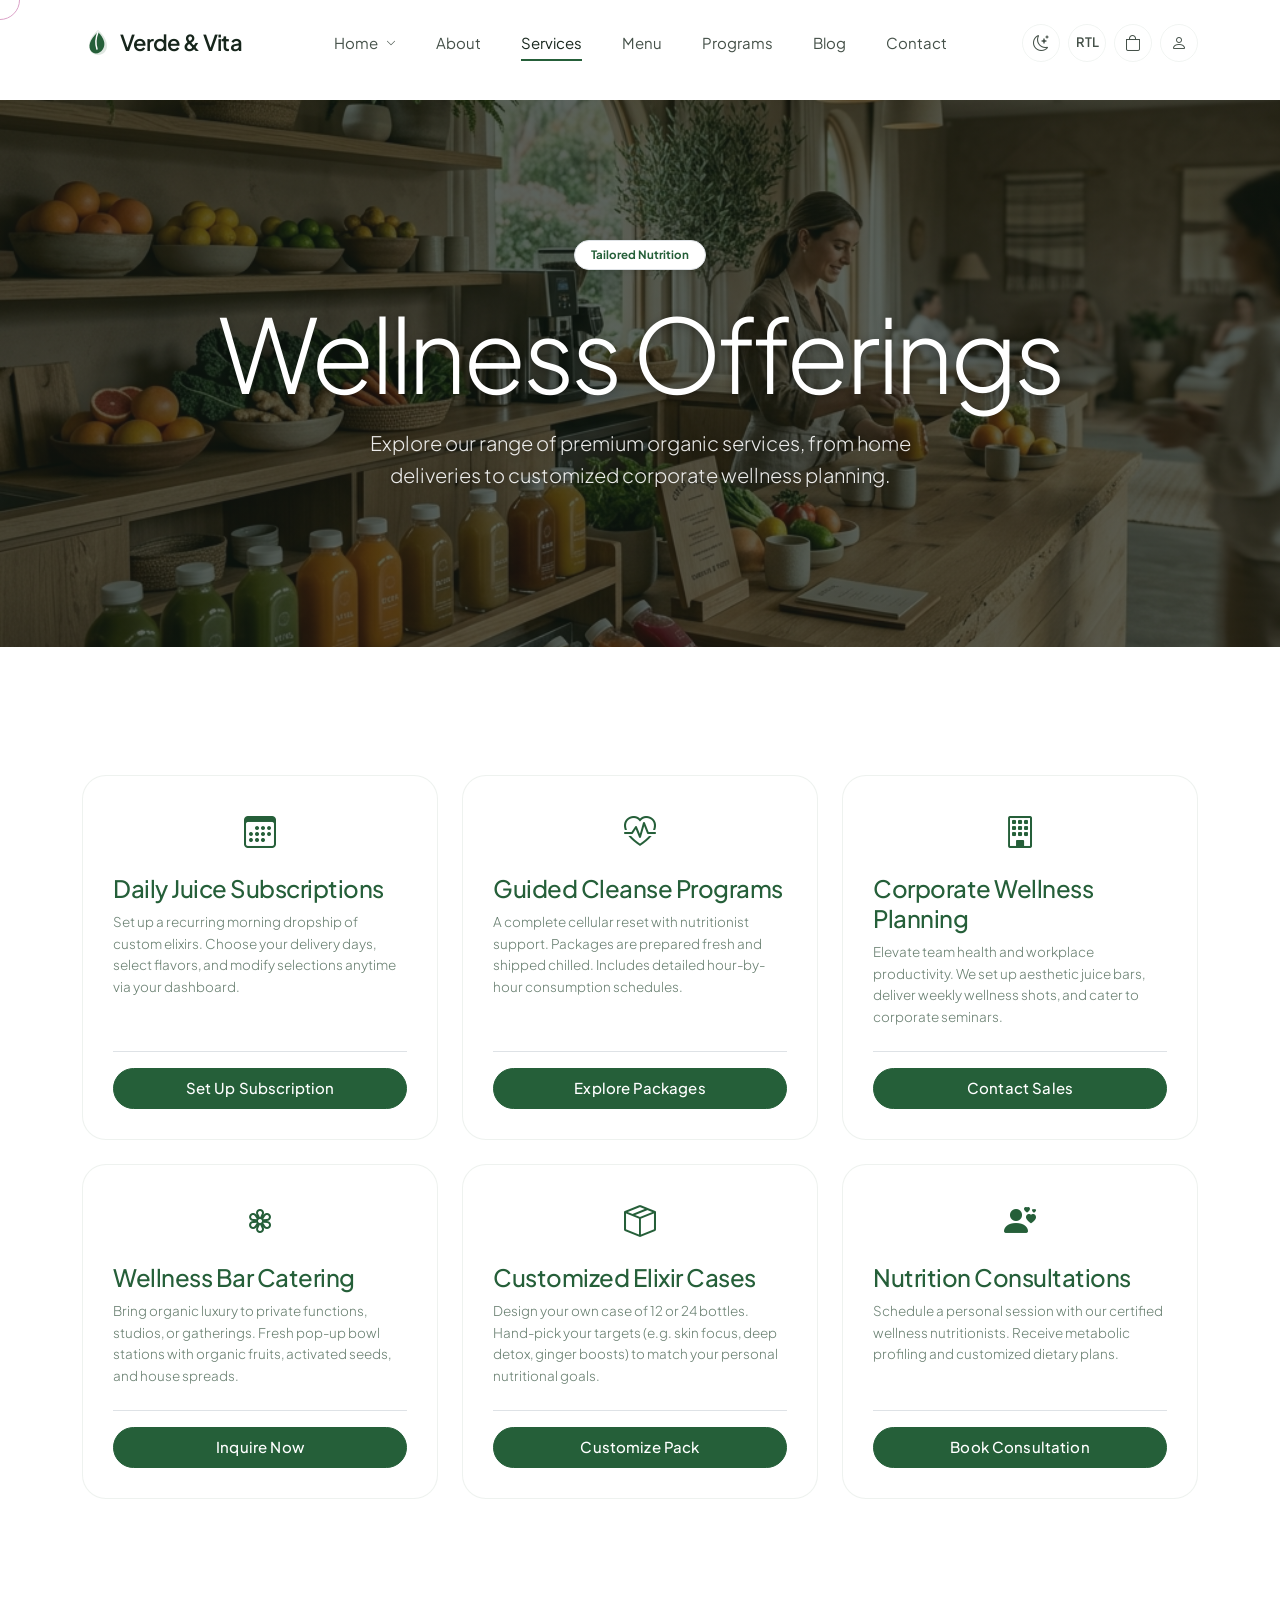
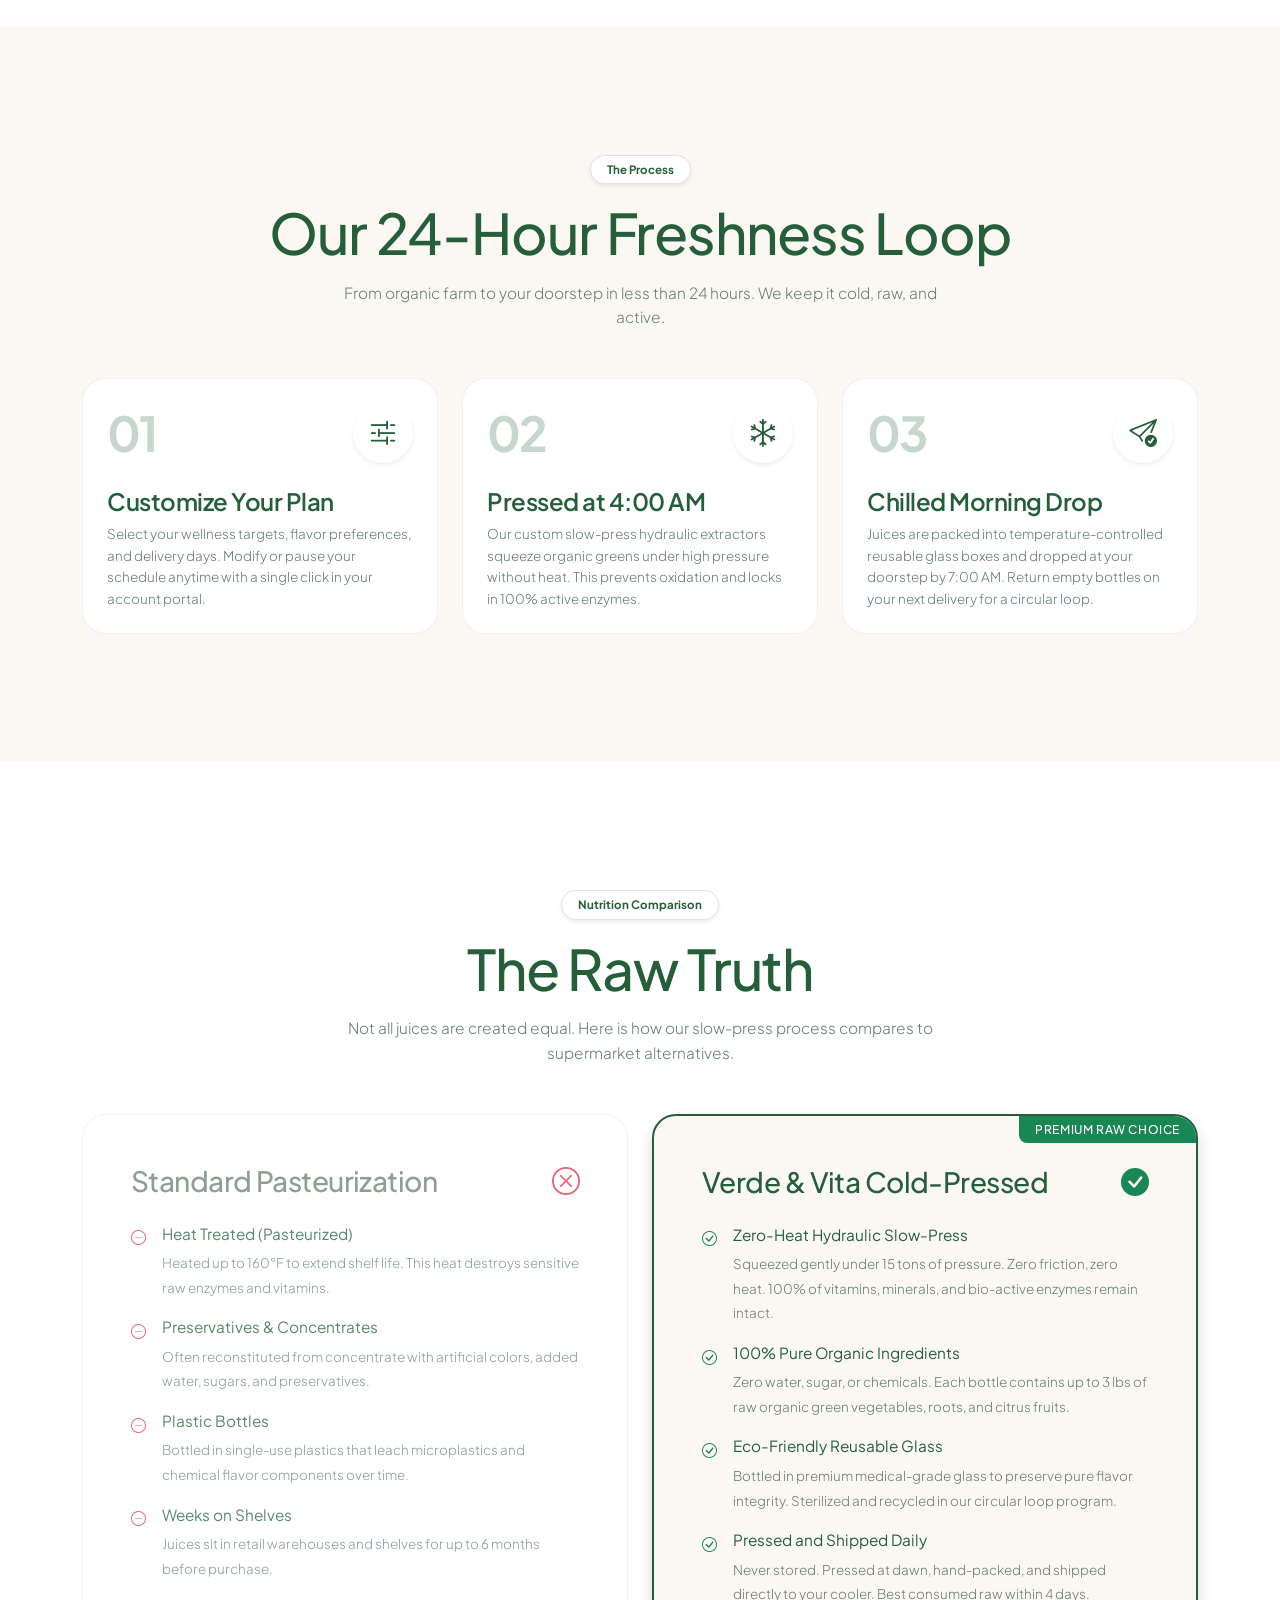
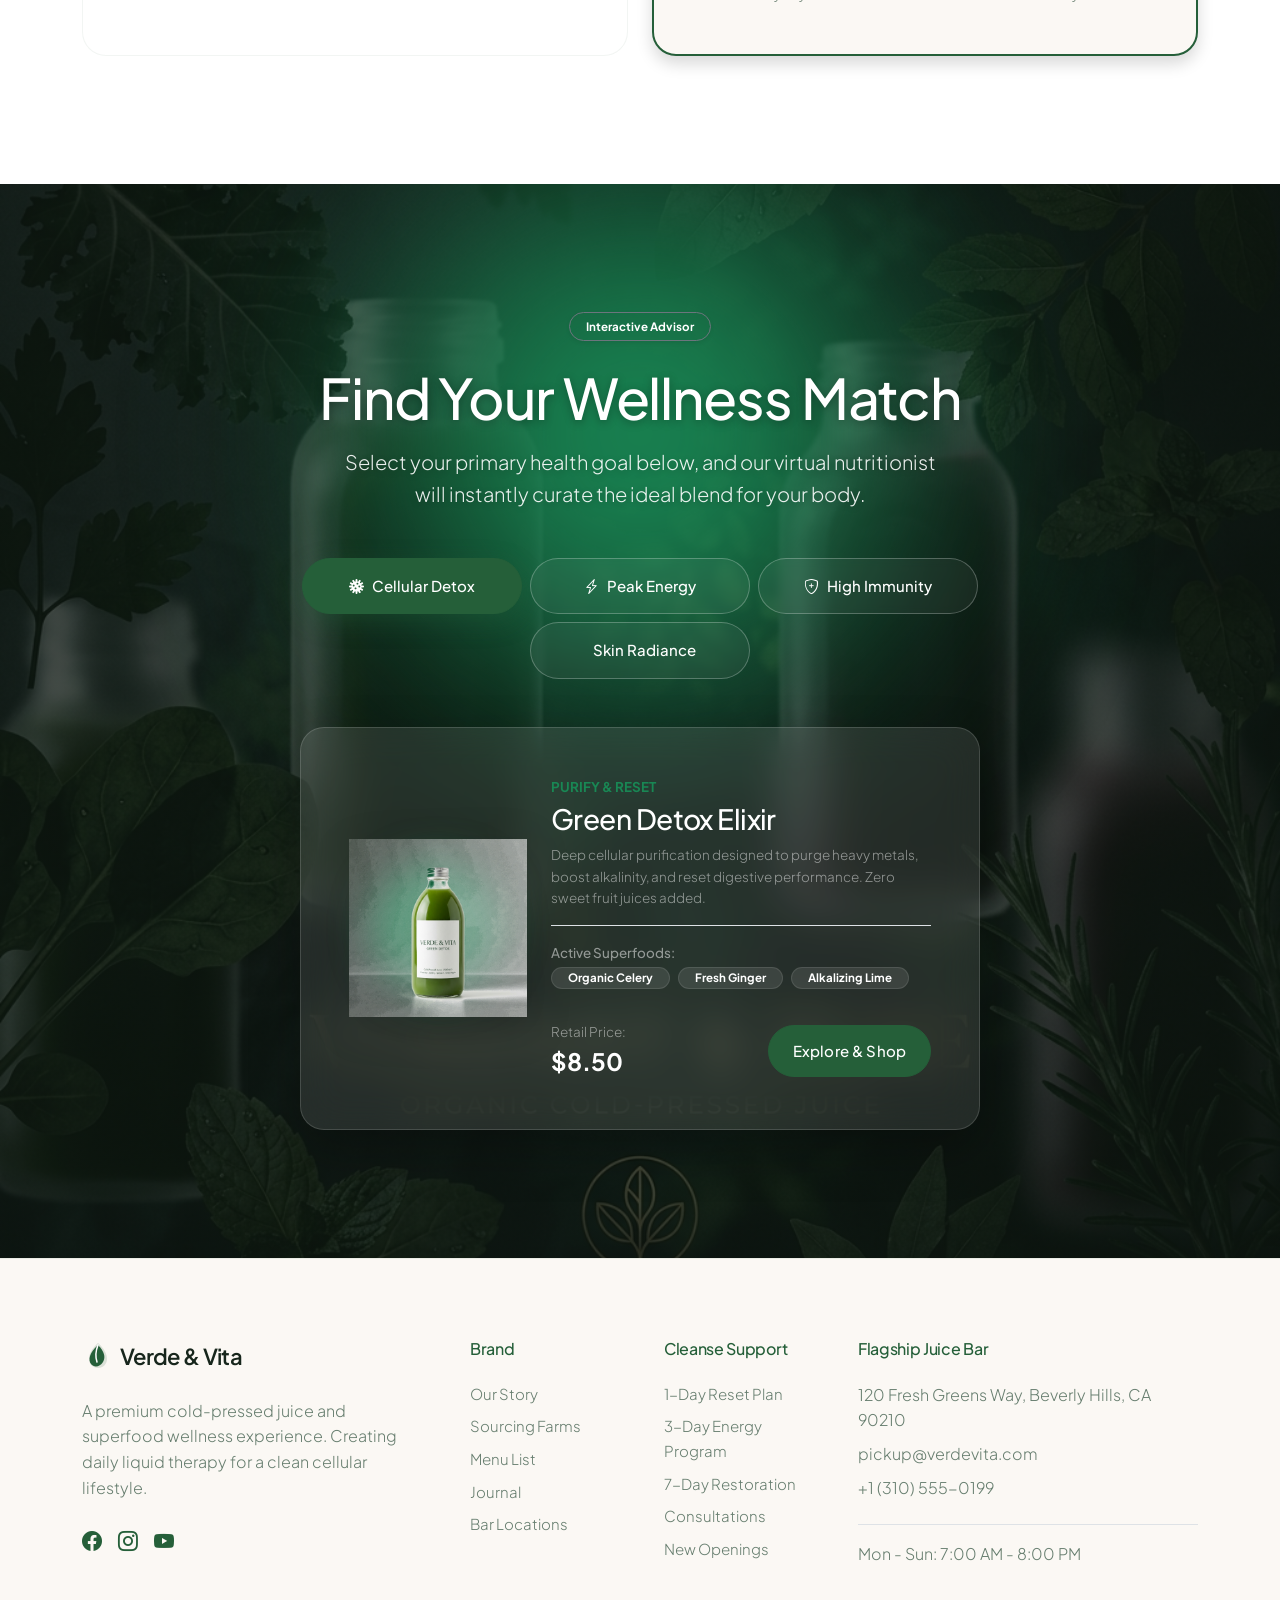
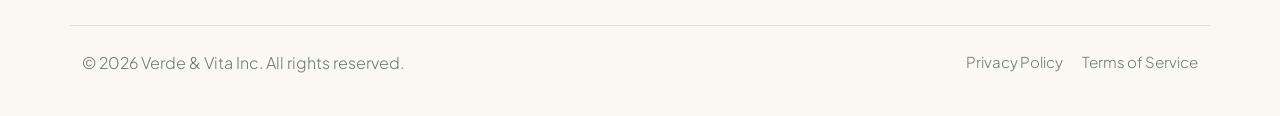
<file: services.html>
<!DOCTYPE html>
<html lang="en" dir="ltr" data-theme="light">
<head>
  <meta charset="UTF-8">
  <meta name="viewport" content="width=device-width, initial-scale=1.0">
  <meta name="description" content="Verde & Vita - Cold-Pressed Juice plans, subscriptions, and corporate catering.">
  <meta name="keywords" content="cold-pressed, subscription, corporate catering, wellness consult, juice bar">
  <title>Verde & Vita | Our Wellness Services</title>
  
  <!-- Favicon -->
  <link rel="icon" type="image/svg+xml" href="assets/images/favicon.svg">

  <!-- Bootstrap 5 CSS CDN -->
  <link id="bootstrap-css" rel="stylesheet" href="https://cdn.jsdelivr.net/npm/bootstrap@5.3.2/dist/css/bootstrap.min.css">
  <link rel="stylesheet" href="https://cdn.jsdelivr.net/npm/bootstrap-icons@1.11.1/font/bootstrap-icons.css">
  
  <!-- Custom Stylesheets -->
  <link rel="stylesheet" href="assets/css/style.css">
  <link rel="stylesheet" href="assets/css/rtl.css">
  <style>
    /* Interactive Advisor Styles */
    .advisor-goal-btn {
      border-color: rgba(255, 255, 255, 0.25) !important;
      color: #ffffff !important;
      background: rgba(255, 255, 255, 0.05);
      backdrop-filter: blur(4px);
      transition: var(--transition-bounce) !important;
    }
    .advisor-goal-btn:hover {
      background: rgba(255, 255, 255, 0.15) !important;
      border-color: #ffffff !important;
      transform: translateY(-2px);
    }
    .advisor-goal-btn.active {
      background-color: var(--color-primary) !important;
      border-color: var(--color-primary) !important;
      color: var(--bg-main) !important;
      box-shadow: 0 8px 24px rgba(37, 95, 59, 0.35);
    }
    #rec-juice-img {
      transition: all 0.4s cubic-bezier(0.175, 0.885, 0.32, 1.275);
    }
  </style>
</head>
<body>

  <div class="custom-cursor"></div>
  <div class="offcanvas-backdrop-custom"></div>

  <!-- Header Navbar -->
  <header>
  <nav class="navbar navbar-expand-xl navbar-custom">
   <div class="container">
    <!-- Logo -->
    <a class="navbar-brand navbar-brand-custom" href="index.html">
     <svg width="32" height="32" viewBox="0 0 32 32" fill="none" xmlns="http://www.w3.org/2000/svg">
      <path d="M16 3C16 3 25 10 25 19C25 24 21 28 16 28C11 28 7 24 7 19C7 10 16 3 16 3Z" fill="var(--color-primary)" fill-opacity="0.15"/>
      <path d="M16 5C22 11 24 17 21 22C18 27 12 28 9 24C6 20 7 13 16 5Z" fill="var(--color-primary)"/>
      <path d="M16 5C14 10 13 16 15 22" stroke="var(--bg-main)" stroke-width="1.5" stroke-linecap="round"/>
     </svg>
     <span>Verde & Vita</span>
    </a>

    <!-- Desktop Menu -->
    <div class="collapse navbar-collapse d-none d-xl-flex justify-content-center">
     <ul class="navbar-nav gap-2">
      <li class="nav-item dropdown">
       <a class="nav-link nav-link-custom dropdown-toggle d-flex align-items-center gap-1" href="#" role="button" data-bs-toggle="dropdown" aria-expanded="false">Home <i class="bi bi-chevron-down ms-1" style="font-size: 10px;"></i></a>
       <ul class="dropdown-menu border-0 shadow-sm bg-card mt-2">
        <li><a class="dropdown-item py-2 px-3" href="index.html">Home 1</a></li>
        <li><a class="dropdown-item py-2 px-3" href="home-2.html">Home 2</a></li>
       </ul>
      </li>
      <li class="nav-item"><a class="nav-link nav-link-custom" href="about.html">About</a></li>
      <li class="nav-item"><a class="nav-link nav-link-custom active" href="services.html">Services</a></li>
      <li class="nav-item"><a class="nav-link nav-link-custom" href="menu.html">Menu</a></li>
      <li class="nav-item"><a class="nav-link nav-link-custom" href="service-details.html">Programs</a></li>
      <li class="nav-item"><a class="nav-link nav-link-custom" href="blog.html">Blog</a></li>
      <li class="nav-item"><a class="nav-link nav-link-custom" href="contact.html">Contact</a></li>
     </ul>

    </div>

    <!-- Header Actions -->
    <div class="d-flex align-items-center gap-2">
     <!-- Light/Dark Toggle -->
     <button class="toggle-icon-btn d-none d-xl-inline-flex theme-toggle-btn" aria-label="Toggle Theme">
      <i class="bi bi-moon-stars"></i>
     </button>
     
     <!-- RTL Toggle -->
     <button class="toggle-icon-btn d-none d-xl-inline-flex rtl-toggle-btn" style="font-size: 13px; font-weight: 600;">RTL</button>

     <!-- Shopping Cart Toggle -->
     <button class="toggle-icon-btn d-none d-xl-inline-flex cart-toggle-btn position-relative" aria-label="Open Cart">
      <i class="bi bi-bag"></i>
      <span class="position-absolute top-0 start-100 translate-middle badge rounded-pill bg-danger cart-count-badge" style="font-size: 10px; display: none;">0</span>
     </button>

     <!-- Profile Link -->
     <a href="login.html" class="toggle-icon-btn d-none d-xl-inline-flex" aria-label="Account Login">
      <i class="bi bi-person"></i>
     </a>

     <!-- Hamburger Button (Mobile Only) -->
     <button class="hamburger-custom d-xl-none" aria-label="Toggle Navigation">
      <span class="hamburger-line"></span>
      <span class="hamburger-line"></span>
      <span class="hamburger-line"></span>
     </button>
    </div>
   </div>
  </nav>
 </header>

  <!-- Mobile Offcanvas Menu -->
  <div class="offcanvas-custom d-xl-none" id="offcanvas-menu">
    <!-- Close Button -->
    <button class="btn-close position-absolute top-0 end-0 m-4" aria-label="Close Menu" onclick="document.querySelector('.hamburger-custom').click();" style="font-size: 18px; z-index: 10;"></button>
  <div class="d-flex flex-column h-100 justify-content-between">
   <ul class="navbar-nav gap-3 fs-3">
    <li class="nav-item dropdown">
     <a class="nav-link nav-link-custom dropdown-toggle d-flex align-items-center justify-content-between" href="#" role="button" data-bs-toggle="dropdown" aria-expanded="false"><span>Home</span> <i class="bi bi-chevron-down" style="font-size: 14px;"></i></a>
     <ul class="dropdown-menu border-0 shadow-sm bg-card mt-2">
      <li><a class="dropdown-item py-2 px-3" href="index.html">Home 1</a></li>
      <li><a class="dropdown-item py-2 px-3" href="home-2.html">Home 2</a></li>
     </ul>
    </li>
    <li class="nav-item"><a class="nav-link nav-link-custom" href="about.html">About</a></li>
    <li class="nav-item"><a class="nav-link nav-link-custom active" href="services.html">Services</a></li>
    <li class="nav-item"><a class="nav-link nav-link-custom" href="menu.html">Menu</a></li>
    <li class="nav-item"><a class="nav-link nav-link-custom" href="service-details.html">Programs</a></li>
    <li class="nav-item"><a class="nav-link nav-link-custom" href="blog.html">Blog</a></li>
    <li class="nav-item"><a class="nav-link nav-link-custom" href="contact.html">Contact</a></li>
   </ul>
      <div class="d-flex justify-content-center gap-4 pt-4 border-top mt-auto mb-4">
        <button class="toggle-icon-btn theme-toggle-btn" aria-label="Toggle Theme">
          <i class="bi bi-moon-stars"></i>
        </button>
        <button class="toggle-icon-btn rtl-toggle-btn" style="font-size: 13px; font-weight: 600;">RTL</button>
        <button class="toggle-icon-btn cart-toggle-btn position-relative" aria-label="Open Cart" onclick="document.querySelector('.hamburger-custom').click();">
          <i class="bi bi-bag"></i>
          <span class="position-absolute top-0 start-100 translate-middle badge rounded-pill bg-danger cart-count-badge" style="font-size: 10px; display: none;">0</span>
        </button>
        <a href="login.html" class="toggle-icon-btn d-inline-flex" aria-label="Account Login">
          <i class="bi bi-person"></i>
        </a>
      </div>

  </div>
 </div>

  <!-- Cart Drawer -->
  <div class="cart-drawer-custom" id="cart-drawer">
    <div>
      <div class="d-flex justify-content-between align-items-center border-bottom pb-3 mb-4">
        <h4 class="mb-0 text-brand-primary font-weight-600">Your Order</h4>
        <button class="btn-close" id="cart-close-btn" aria-label="Close Cart"></button>
      </div>
      <div id="cart-items-container" class="overflow-y-auto" style="max-height: 55vh;"></div>
    </div>
    <div class="border-top pt-4">
      <div class="d-flex justify-content-between align-items-center mb-3">
        <span class="text-muted">Subtotal</span>
        <h4 class="mb-0 text-brand-primary font-weight-600" id="cart-subtotal">$0.00</h4>
      </div>
      <a href="menu.html" class="btn btn-brand w-100 py-3 mb-2">Proceed to Checkout</a>
      <button class="btn btn-brand-outline w-100 py-3" onclick="document.getElementById('cart-close-btn').click();">Continue Shopping</button>
    </div>
  </div>

  <main style="padding-top: 100px;">
    <!-- Page Header -->
    <section class="section-padding text-center position-relative" style="background-image: linear-gradient(rgba(15, 25, 18, 0.68), rgba(15, 25, 18, 0.68)), url('assets/images/services_hero_bg.png'); background-size: cover; background-position: center; background-repeat: no-repeat; padding-top: 140px; padding-bottom: 140px;">
      <div class="container position-relative" style="z-index: 2;">
        <span class="badge text-brand-primary bg-white border px-3 py-2 rounded-pill mb-4 shadow-sm">Tailored Nutrition</span>
        <h1 class="font-display-large text-white mb-3" style="text-shadow: 0 2px 10px rgba(0,0,0,0.3);">Wellness Offerings</h1>
        <p class="text-white fs-5 mx-auto" style="max-width: 600px; opacity: 0.9; text-shadow: 0 2px 8px rgba(0,0,0,0.3);">
          Explore our range of premium organic services, from home deliveries to customized corporate wellness planning.
        </p>
      </div>
    </section>

    <!-- Services Grid -->
    <section class="section-padding">
      <div class="container">
        <div class="row g-4">
          <!-- Service 1: Cold Pressed Subscriptions -->
          <div class="col-lg-4 col-md-6 reveal-on-scroll">
            <div class="glass-card h-100 text-start d-flex flex-column">
              <div class="text-brand-primary fs-2 mb-3 d-flex align-items-center justify-content-center"><i class="bi bi-calendar3"></i></div>
              <h3 class="fs-4 text-brand-primary mb-2">Daily Juice Subscriptions</h3>
              <p class="text-muted small mb-4">Set up a recurring morning dropship of custom elixirs. Choose your delivery days, select flavors, and modify selections anytime via your dashboard.</p>
              <div class="mt-auto border-top pt-3">
                <a href="menu.html" class="btn btn-brand w-100 text-center py-2">Set Up Subscription</a>
              </div>
            </div>
          </div>

          <!-- Service 2: Detox Cleanse Programs -->
          <div class="col-lg-4 col-md-6 reveal-on-scroll" style="transition-delay: 0.1s;">
            <div class="glass-card h-100 text-start d-flex flex-column">
              <div class="text-brand-primary fs-2 mb-3 d-flex align-items-center justify-content-center"><i class="bi bi-heart-pulse"></i></div>
              <h3 class="fs-4 text-brand-primary mb-2">Guided Cleanse Programs</h3>
              <p class="text-muted small mb-4">A complete cellular reset with nutritionist support. Packages are prepared fresh and shipped chilled. Includes detailed hour-by-hour consumption schedules.</p>
              <div class="mt-auto border-top pt-3">
                <a href="service-details.html" class="btn btn-brand w-100 text-center py-2">Explore Packages</a>
              </div>
            </div>
          </div>

          <!-- Service 3: Corporate Bar Catering -->
          <div class="col-lg-4 col-md-6 reveal-on-scroll" style="transition-delay: 0.2s;">
            <div class="glass-card h-100 text-start d-flex flex-column">
              <div class="text-brand-primary fs-2 mb-3 d-flex align-items-center justify-content-center"><i class="bi bi-building"></i></div>
              <h3 class="fs-4 text-brand-primary mb-2">Corporate Wellness Planning</h3>
              <p class="text-muted small mb-4">Elevate team health and workplace productivity. We set up aesthetic juice bars, deliver weekly wellness shots, and cater to corporate seminars.</p>
              <div class="mt-auto border-top pt-3">
                <a href="contact.html" class="btn btn-brand w-100 text-center py-2">Contact Sales</a>
              </div>
            </div>
          </div>

          <!-- Service 4: Superfood Bowl Catering -->
          <div class="col-lg-4 col-md-6 reveal-on-scroll">
            <div class="glass-card h-100 text-start d-flex flex-column">
              <div class="text-brand-primary fs-2 mb-3 d-flex align-items-center justify-content-center"><i class="bi bi-flower3"></i></div>
              <h3 class="fs-4 text-brand-primary mb-2">Wellness Bar Catering</h3>
              <p class="text-muted small mb-4">Bring organic luxury to private functions, studios, or gatherings. Fresh pop-up bowl stations with organic fruits, activated seeds, and house spreads.</p>
              <div class="mt-auto border-top pt-3">
                <a href="contact.html" class="btn btn-brand w-100 text-center py-2">Inquire Now</a>
              </div>
            </div>
          </div>

          <!-- Service 5: Custom Wellness Packs -->
          <div class="col-lg-4 col-md-6 reveal-on-scroll" style="transition-delay: 0.1s;">
            <div class="glass-card h-100 text-start d-flex flex-column">
              <div class="text-brand-primary fs-2 mb-3 d-flex align-items-center justify-content-center"><i class="bi bi-box-seam"></i></div>
              <h3 class="fs-4 text-brand-primary mb-2">Customized Elixir Cases</h3>
              <p class="text-muted small mb-4">Design your own case of 12 or 24 bottles. Hand-pick your targets (e.g. skin focus, deep detox, ginger boosts) to match your personal nutritional goals.</p>
              <div class="mt-auto border-top pt-3">
                <a href="menu.html" class="btn btn-brand w-100 text-center py-2">Customize Pack</a>
              </div>
            </div>
          </div>

          <!-- Service 6: 1-on-1 Consultations -->
          <div class="col-lg-4 col-md-6 reveal-on-scroll" style="transition-delay: 0.2s;">
            <div class="glass-card h-100 text-start d-flex flex-column">
              <div class="text-brand-primary fs-2 mb-3 d-flex align-items-center justify-content-center"><i class="bi bi-person-hearts"></i></div>
              <h3 class="fs-4 text-brand-primary mb-2">Nutrition Consultations</h3>
              <p class="text-muted small mb-4">Schedule a personal session with our certified wellness nutritionists. Receive metabolic profiling and customized dietary plans.</p>
              <div class="mt-auto border-top pt-3">
                <a href="contact.html" class="btn btn-brand w-100 text-center py-2">Book Consultation</a>
              </div>
            </div>
          </div>
        </div>
      </div>
    </section>

    <!-- Section 1: The Freshness Cycle (How It Works) -->
    <section class="section-padding bg-soft-section" id="freshness-cycle">
      <div class="container">
        <div class="text-center mb-5 reveal-on-scroll">
          <span class="badge text-brand-primary bg-white border px-3 py-2 rounded-pill mb-3 shadow-sm">The Process</span>
          <h2 class="h2-title text-brand-primary mb-3">Our 24-Hour Freshness Loop</h2>
          <p class="text-muted mx-auto" style="max-width: 600px;">
            From organic farm to your doorstep in less than 24 hours. We keep it cold, raw, and active.
          </p>
        </div>
        
        <div class="row g-4 justify-content-center">
          <!-- Step 1 -->
          <div class="col-lg-4 col-md-6 reveal-on-scroll">
            <div class="glass-card h-100 text-start d-flex flex-column p-4">
              <div class="d-flex align-items-center justify-content-between mb-4">
                <span class="font-display-large text-brand-primary opacity-25 fw-bold" style="font-size: 3rem; line-height: 1;">01</span>
                <div class="text-brand-primary fs-3 p-3 bg-white rounded-circle shadow-sm d-flex align-items-center justify-content-center" style="width: 60px; height: 60px;">
                  <i class="bi bi-sliders2"></i>
                </div>
              </div>
              <h4 class="fs-4 text-brand-primary mb-2 fw-semibold">Customize Your Plan</h4>
              <p class="text-muted small mb-0">
                Select your wellness targets, flavor preferences, and delivery days. Modify or pause your schedule anytime with a single click in your account portal.
              </p>
            </div>
          </div>
          
          <!-- Step 2 -->
          <div class="col-lg-4 col-md-6 reveal-on-scroll" style="transition-delay: 0.1s;">
            <div class="glass-card h-100 text-start d-flex flex-column p-4">
              <div class="d-flex align-items-center justify-content-between mb-4">
                <span class="font-display-large text-brand-primary opacity-25 fw-bold" style="font-size: 3rem; line-height: 1;">02</span>
                <div class="text-brand-primary fs-3 p-3 bg-white rounded-circle shadow-sm d-flex align-items-center justify-content-center" style="width: 60px; height: 60px;">
                  <i class="bi bi-snow"></i>
                </div>
              </div>
              <h4 class="fs-4 text-brand-primary mb-2 fw-semibold">Pressed at 4:00 AM</h4>
              <p class="text-muted small mb-0">
                Our custom slow-press hydraulic extractors squeeze organic greens under high pressure without heat. This prevents oxidation and locks in 100% active enzymes.
              </p>
            </div>
          </div>
          
          <!-- Step 3 -->
          <div class="col-lg-4 col-md-6 reveal-on-scroll" style="transition-delay: 0.2s;">
            <div class="glass-card h-100 text-start d-flex flex-column p-4">
              <div class="d-flex align-items-center justify-content-between mb-4">
                <span class="font-display-large text-brand-primary opacity-25 fw-bold" style="font-size: 3rem; line-height: 1;">03</span>
                <div class="text-brand-primary fs-3 p-3 bg-white rounded-circle shadow-sm d-flex align-items-center justify-content-center" style="width: 60px; height: 60px;">
                  <i class="bi bi-send-check"></i>
                </div>
              </div>
              <h4 class="fs-4 text-brand-primary mb-2 fw-semibold">Chilled Morning Drop</h4>
              <p class="text-muted small mb-0">
                Juices are packed into temperature-controlled reusable glass boxes and dropped at your doorstep by 7:00 AM. Return empty bottles on your next delivery for a circular loop.
              </p>
            </div>
          </div>
        </div>
      </div>
    </section>

    <!-- Section 2: The Raw Truth Comparison -->
    <section class="section-padding" id="raw-truth">
      <div class="container">
        <div class="text-center mb-5 reveal-on-scroll">
          <span class="badge text-brand-primary bg-white border px-3 py-2 rounded-pill mb-3 shadow-sm">Nutrition Comparison</span>
          <h2 class="h2-title text-brand-primary mb-3">The Raw Truth</h2>
          <p class="text-muted mx-auto" style="max-width: 600px;">
            Not all juices are created equal. Here is how our slow-press process compares to supermarket alternatives.
          </p>
        </div>

        <div class="row g-4 align-items-stretch">
          <!-- Supermarket Juice Card -->
          <div class="col-md-6 reveal-on-scroll">
            <div class="glass-card h-100 p-5 d-flex flex-column" style="opacity: 0.75; border-color: var(--border-color);">
              <h3 class="fs-3 text-muted mb-4 d-flex align-items-center justify-content-between">
                <span>Standard Pasteurization</span>
                <i class="bi bi-x-circle text-danger"></i>
              </h3>
              
              <ul class="list-unstyled d-flex flex-column gap-3 mb-0">
                <li class="d-flex align-items-start gap-3">
                  <i class="bi bi-dash-circle text-danger mt-1"></i>
                  <div>
                    <strong class="text-brand-primary d-block mb-1">Heat Treated (Pasteurized)</strong>
                    <span class="text-muted small">Heated up to 160°F to extend shelf life. This heat destroys sensitive raw enzymes and vitamins.</span>
                  </div>
                </li>
                <li class="d-flex align-items-start gap-3">
                  <i class="bi bi-dash-circle text-danger mt-1"></i>
                  <div>
                    <strong class="text-brand-primary d-block mb-1">Preservatives & Concentrates</strong>
                    <span class="text-muted small">Often reconstituted from concentrate with artificial colors, added water, sugars, and preservatives.</span>
                  </div>
                </li>
                <li class="d-flex align-items-start gap-3">
                  <i class="bi bi-dash-circle text-danger mt-1"></i>
                  <div>
                    <strong class="text-brand-primary d-block mb-1">Plastic Bottles</strong>
                    <span class="text-muted small">Bottled in single-use plastics that leach microplastics and chemical flavor components over time.</span>
                  </div>
                </li>
                <li class="d-flex align-items-start gap-3">
                  <i class="bi bi-dash-circle text-danger mt-1"></i>
                  <div>
                    <strong class="text-brand-primary d-block mb-1">Weeks on Shelves</strong>
                    <span class="text-muted small">Juices sit in retail warehouses and shelves for up to 6 months before purchase.</span>
                  </div>
                </li>
              </ul>
            </div>
          </div>

          <!-- Verde & Vita Cold-Pressed Card -->
          <div class="col-md-6 reveal-on-scroll" style="transition-delay: 0.15s;">
            <div class="glass-card h-100 p-5 d-flex flex-column position-relative shadow" style="border: 2px solid var(--color-primary); background-color: var(--bg-soft);">
              <div class="position-absolute top-0 end-0 bg-success text-white px-3 py-1" style="border-radius: 0 0 0 var(--border-radius-sm); font-size: 12px; font-weight: 500; letter-spacing: 0.05em; text-transform: uppercase;">
                Premium Raw Choice
              </div>
              
              <h3 class="fs-3 text-brand-primary mb-4 d-flex align-items-center justify-content-between">
                <span>Verde & Vita Cold-Pressed</span>
                <i class="bi bi-check-circle-fill text-success"></i>
              </h3>
              
              <ul class="list-unstyled d-flex flex-column gap-3 mb-0">
                <li class="d-flex align-items-start gap-3">
                  <i class="bi bi-check-circle text-success mt-1"></i>
                  <div>
                    <strong class="text-brand-primary d-block mb-1">Zero-Heat Hydraulic Slow-Press</strong>
                    <span class="text-muted small">Squeezed gently under 15 tons of pressure. Zero friction, zero heat. 100% of vitamins, minerals, and bio-active enzymes remain intact.</span>
                  </div>
                </li>
                <li class="d-flex align-items-start gap-3">
                  <i class="bi bi-check-circle text-success mt-1"></i>
                  <div>
                    <strong class="text-brand-primary d-block mb-1">100% Pure Organic Ingredients</strong>
                    <span class="text-muted small">Zero water, sugar, or chemicals. Each bottle contains up to 3 lbs of raw organic green vegetables, roots, and citrus fruits.</span>
                  </div>
                </li>
                <li class="d-flex align-items-start gap-3">
                  <i class="bi bi-check-circle text-success mt-1"></i>
                  <div>
                    <strong class="text-brand-primary d-block mb-1">Eco-Friendly Reusable Glass</strong>
                    <span class="text-muted small">Bottled in premium medical-grade glass to preserve pure flavor integrity. Sterilized and recycled in our circular loop program.</span>
                  </div>
                </li>
                <li class="d-flex align-items-start gap-3">
                  <i class="bi bi-check-circle text-success mt-1"></i>
                  <div>
                    <strong class="text-brand-primary d-block mb-1">Pressed and Shipped Daily</strong>
                    <span class="text-muted small">Never stored. Pressed at dawn, hand-packed, and shipped directly to your cooler. Best consumed raw within 4 days.</span>
                  </div>
                </li>
              </ul>
            </div>
          </div>
        </div>
      </div>
    </section>

    <!-- Section 3: Find Your Match (Interactive Wellness Quiz & CTA) -->
    <section class="section-padding position-relative text-center overflow-hidden" id="wellness-advisor" style="background-image: linear-gradient(rgba(15, 25, 18, 0.75), rgba(15, 25, 18, 0.75)), url('assets/images/cleanse_cta_bg.png'); background-size: cover; background-position: center; background-repeat: no-repeat; min-height: 600px; display: flex; align-items: center;">
      <!-- Floating accent lights -->
      <div class="position-absolute top-0 start-50 translate-middle-x bg-success opacity-10 rounded-circle" style="width: 500px; height: 500px; filter: blur(120px); pointer-events: none;"></div>
      
      <div class="container position-relative" style="z-index: 2;">
        <div class="row justify-content-center">
          <div class="col-lg-8 reveal-on-scroll">
            <span class="badge text-white border border-secondary bg-transparent px-3 py-2 rounded-pill mb-4 shadow-sm">Interactive Advisor</span>
            <h2 class="h2-title text-white mb-3" style="text-shadow: 0 2px 10px rgba(0,0,0,0.3);">Find Your Wellness Match</h2>
            <p class="text-white mx-auto fs-5 mb-5" style="max-width: 600px; opacity: 0.9; text-shadow: 0 2px 8px rgba(0,0,0,0.3);">
              Select your primary health goal below, and our virtual nutritionist will instantly curate the ideal blend for your body.
            </p>
            
            <!-- Goal Selector Buttons -->
            <div class="d-flex flex-wrap gap-2 justify-content-center mb-5">
              <button class="btn btn-brand-outline text-white border-white-50 px-4 py-3 advisor-goal-btn active" style="width: 220px; max-width: 100%;" data-goal="detox" onclick="selectAdvisorGoal(this, 'detox')">
                <i class="bi bi-virus me-2"></i> Cellular Detox
              </button>
              <button class="btn btn-brand-outline text-white border-white-50 px-4 py-3 advisor-goal-btn" style="width: 220px; max-width: 100%;" data-goal="energy" onclick="selectAdvisorGoal(this, 'energy')">
                <i class="bi bi-lightning-charge me-2"></i> Peak Energy
              </button>
              <button class="btn btn-brand-outline text-white border-white-50 px-4 py-3 advisor-goal-btn" style="width: 220px; max-width: 100%;" data-goal="immunity" onclick="selectAdvisorGoal(this, 'immunity')">
                <i class="bi bi-shield-plus me-2"></i> High Immunity
              </button>
              <button class="btn btn-brand-outline text-white border-white-50 px-4 py-3 advisor-goal-btn" style="width: 220px; max-width: 100%;" data-goal="glow" onclick="selectAdvisorGoal(this, 'glow')">
                <i class="bi bi-sparkles me-2"></i> Skin Radiance
              </button>
            </div>
            
            <!-- Dynamic Recommendation Box -->
            <div class="glass-card text-start p-4 p-md-5 mx-auto text-white" style="max-width: 680px; background: rgba(255, 255, 255, 0.1); backdrop-filter: blur(20px); border-color: rgba(255,255,255,0.15); box-shadow: 0 20px 50px rgba(0,0,0,0.25);">
              <div id="advisor-rec-container" class="row align-items-center g-4">
                <!-- Image column -->
                <div class="col-md-4 text-center">
                  <div class="position-relative d-inline-block">
                    <div class="position-absolute top-50 start-50 translate-middle bg-success opacity-20 rounded-circle" style="width: 130px; height: 130px; filter: blur(20px);"></div>
                    <img id="rec-juice-img" src="assets/images/green_detox.png" alt="Recommended Juice" class="img-fluid position-relative" style="max-height: 180px; filter: drop-shadow(0 10px 20px rgba(0,0,0,0.3));">
                  </div>
                </div>
                <!-- Content column -->
                <div class="col-md-8">
                  <span class="text-success text-uppercase fw-bold tracking-wider small d-block mb-1" id="rec-juice-subtitle">Purify & Reset</span>
                  <h3 class="fs-3 text-white mb-2" id="rec-juice-title">Green Detox Elixir</h3>
                  <p class="small text-white-50 mb-3" id="rec-juice-desc">
                    Deep cellular purification designed to purge heavy metals, boost alkalinity, and reset digestive performance. Zero sweet fruit juices added.
                  </p>
                  
                  <div class="mb-4 border-top border-white-10 pt-3">
                    <span class="d-block text-white-50 small mb-1 fw-medium">Active Superfoods:</span>
                    <div class="d-flex flex-wrap gap-2" id="rec-juice-tags">
                      <span class="badge bg-white bg-opacity-10 text-white border border-white border-opacity-10 rounded-pill px-3 py-1.5">Organic Celery</span>
                      <span class="badge bg-white bg-opacity-10 text-white border border-white border-opacity-10 rounded-pill px-3 py-1.5">Fresh Ginger</span>
                      <span class="badge bg-white bg-opacity-10 text-white border border-white border-opacity-10 rounded-pill px-3 py-1.5">Alkalizing Lime</span>
                    </div>
                  </div>
                  
                  <div class="d-flex align-items-center justify-content-between gap-3 pt-2">
                    <div>
                      <span class="text-white-50 small d-block">Retail Price:</span>
                      <span class="fs-4 fw-bold text-white" id="rec-juice-price">$8.50</span>
                    </div>
                    <a href="menu.html" class="btn btn-brand py-2.5 px-4" id="rec-juice-link">Explore & Shop</a>
                  </div>
                </div>
              </div>
            </div>
            
          </div>
        </div>
      </div>
    </section>
  </main>

  <!-- Footer -->
  <footer class="footer-custom">
    <div class="container">
      <div class="row g-5">
        <!-- Logo & Brand statement -->
        <div class="col-xl-4 col-lg-6 col-md-6">
          <a class="navbar-brand navbar-brand-custom mb-4" href="index.html">
            <svg width="32" height="32" viewBox="0 0 32 32" fill="none" xmlns="http://www.w3.org/2000/svg">
              <path d="M16 3C16 3 25 10 25 19C25 24 21 28 16 28C11 28 7 24 7 19C7 10 16 3 16 3Z" fill="var(--color-primary)" fill-opacity="0.15"/>
              <path d="M16 5C22 11 24 17 21 22C18 27 12 28 9 24C6 20 7 13 16 5Z" fill="var(--color-primary)"/>
              <path d="M16 5C14 10 13 16 15 22" stroke="var(--bg-main)" stroke-width="1.5" stroke-linecap="round"/>
            </svg>
            <span>Verde & Vita</span>
          </a>
          <p class="text-muted mb-4 fs-6" style="max-width: 320px;">
            A premium cold-pressed juice and superfood wellness experience. Creating daily liquid therapy for a clean cellular lifestyle.
          </p>
          <div class="d-flex gap-3 fs-5">
            <a href="#" class="text-brand-primary" aria-label="Facebook"><i class="bi bi-facebook"></i></a>
            <a href="#" class="text-brand-primary" aria-label="Instagram"><i class="bi bi-instagram"></i></a>
            <a href="#" class="text-brand-primary" aria-label="Youtube"><i class="bi bi-youtube"></i></a>
          </div>
        </div>

        <!-- Quick Links -->
        <div class="col-xl-2 col-lg-6 col-md-6 col-6">
          <h5 class="mb-4 text-brand-primary font-weight-600 fs-6 uppercase tracking-wide">Brand</h5>
          <ul class="list-unstyled d-flex flex-column gap-2">
            <li><a href="about.html" class="footer-link">Our Story</a></li>
            <li><a href="services.html" class="footer-link">Sourcing Farms</a></li>
            <li><a href="menu.html" class="footer-link">Menu List</a></li>
            <li><a href="blog.html" class="footer-link">Journal</a></li>
            <li><a href="contact.html" class="footer-link">Bar Locations</a></li>
          </ul>
        </div>

        <!-- Resources -->
        <div class="col-xl-2 col-lg-6 col-md-6 col-6">
          <h5 class="mb-4 text-brand-primary font-weight-600 fs-6 uppercase tracking-wide">Cleanse Support</h5>
          <ul class="list-unstyled d-flex flex-column gap-2">
            <li><a href="service-details.html" class="footer-link">1-Day Reset Plan</a></li>
            <li><a href="service-details.html" class="footer-link">3-Day Energy Program</a></li>
            <li><a href="service-details.html" class="footer-link">7-Day Restoration</a></li>
            <li><a href="contact.html" class="footer-link">Consultations</a></li>
            <li><a href="coming-soon.html" class="footer-link">New Openings</a></li>
          </ul>
        </div>

        <!-- Contact details -->
        <div class="col-xl-4 col-lg-6 col-md-6">
          <h5 class="mb-4 text-brand-primary font-weight-600 fs-6 uppercase tracking-wide">Flagship Juice Bar</h5>
          <p class="text-muted fs-6 mb-2">120 Fresh Greens Way, Beverly Hills, CA 90210</p>
          <p class="text-muted fs-6 mb-2">pickup@verdevita.com</p>
          <p class="text-muted fs-6 mb-4">+1 (310) 555-0199</p>
          <span class="text-muted fs-6 d-block border-top pt-3">Mon - Sun: 7:00 AM - 8:00 PM</span>
        </div>
      </div>

      <div class="row mt-5 pt-4 border-top">
        <div class="col-md-6 text-center text-md-start">
          <p class="text-muted fs-6 mb-0">&copy; 2026 Verde & Vita Inc. All rights reserved.</p>
        </div>
        <div class="col-md-6 text-center text-md-end mt-3 mt-md-0">
          <a href="404.html" class="footer-link me-3">Privacy Policy</a>
          <a href="404.html" class="footer-link">Terms of Service</a>
        </div>
      </div>
    </div>
  </footer>

  <button class="btn-back-to-top" aria-label="Scroll Back to Top">
    <i class="bi bi-chevron-up"></i>
  </button>

  <script src="https://cdn.jsdelivr.net/npm/bootstrap@5.3.2/dist/js/bootstrap.bundle.min.js"></script>
  <script src="assets/js/main.js"></script>
  <script src="assets/js/animations.js"></script>
  <script>
    const advisorGoals = {
      detox: {
        title: "Green Detox Elixir",
        subtitle: "Purify & Reset",
        desc: "Deep cellular purification designed to purge heavy metals, boost alkalinity, and reset digestive performance. Squeezed daily with raw kale, celery, cucumber, lemon, and ginger.",
        img: "assets/images/green_detox.png",
        price: "$8.50",
        tags: ["Organic Celery", "Fresh Ginger", "Alkalizing Lime", "Spinach"]
      },
      energy: {
        title: "Tropical Energy Blend",
        subtitle: "Focus & Stamina",
        desc: "Natural high-octane focus boost. Filled with raw vitamins and enzymes to power your morning workouts and creative productivity sessions without the crash.",
        img: "assets/images/tropical_energy.png",
        price: "$8.50",
        tags: ["Raw Pineapple", "Fresh Mint", "Cucumber", "Chia Seeds"]
      },
      immunity: {
        title: "Immunity Boost",
        subtitle: "Defense & Recovery",
        desc: "An organic barrier shield for active bodies. Deep warming roots help stimulate immune cell function and lower full-body inflammatory indicators.",
        img: "assets/images/immunity_blend.png",
        price: "$9.00",
        tags: ["Turmeric Root", "Fresh Ginger", "Carrot", "Orange Juice"]
      },
      glow: {
        title: "Berry Antioxidant Shield",
        subtitle: "Collagen & Hydration",
        desc: "Cellular hydration for radiant skin. Packed with dark organic berries that neutralize free radicals and promote organic collagen growth.",
        img: "assets/images/berry_boost.png",
        price: "$9.00",
        tags: ["Acai Berry", "Blueberries", "Alkaline Water", "Camu Camu"]
      }
    };

    function selectAdvisorGoal(buttonElement, goalKey) {
      // Update active button state
      document.querySelectorAll('.advisor-goal-btn').forEach(btn => {
        btn.classList.remove('active');
      });
      buttonElement.classList.add('active');

      // Get recommendation details
      const rec = advisorGoals[goalKey];
      if (!rec) return;

      // Select DOM nodes
      const imgEl = document.getElementById('rec-juice-img');
      const titleEl = document.getElementById('rec-juice-title');
      const subtitleEl = document.getElementById('rec-juice-subtitle');
      const descEl = document.getElementById('rec-juice-desc');
      const tagsEl = document.getElementById('rec-juice-tags');
      const priceEl = document.getElementById('rec-juice-price');

      // Apply fade/scale out transition
      imgEl.style.transform = 'scale(0.85) rotate(-4deg)';
      imgEl.style.opacity = '0.3';
      
      // After transition, swap content and fade back in
      setTimeout(() => {
        imgEl.src = rec.img;
        titleEl.textContent = rec.title;
        subtitleEl.textContent = rec.subtitle;
        descEl.textContent = rec.desc;
        priceEl.textContent = rec.price;

        // Populate tags
        tagsEl.innerHTML = '';
        rec.tags.forEach(tag => {
          const span = document.createElement('span');
          span.className = 'badge bg-white bg-opacity-10 text-white border border-white border-opacity-10 rounded-pill px-3 py-1.5';
          span.textContent = tag;
          tagsEl.appendChild(span);
        });

        // Fade back in
        imgEl.style.transform = 'scale(1) rotate(0deg)';
        imgEl.style.opacity = '1';
      }, 200);
    }
  </script>
</body>
</html>
</file>
<file: assets/css/style.css>
@import url('https://fonts.googleapis.com/css2?family=Plus+Jakarta+Sans:ital,wght@0,300;0,400;0,500;0,600;0,700;1,400&display=swap');

:root {
  /* Brand Typography */
  --font-primary: 'Plus Jakarta Sans', sans-serif;
  
  /* Brand Colors (Light Mode Default) */
  --color-primary: hsl(140, 44%, 26%);       /* Fresh Organic Leaf Green */
  --color-primary-rgb: 37, 95, 59;
  --color-primary-light: hsl(140, 44%, 93%);
  --color-secondary: hsl(36, 47%, 95%);      /* Cream / Soft Beige */
  --color-secondary-dark: hsl(36, 30%, 88%);
  
  /* Neutral scale - Light Mode */
  --bg-main: #ffffff;
  --bg-soft: hsl(36, 47%, 97%);
  --bg-card: #ffffff;
  --text-main: hsl(140, 24%, 12%);
  --text-muted: hsl(140, 10%, 45%);
  --border-color: rgba(37, 95, 59, 0.08);
  
  /* Glassmorphism settings */
  --glass-bg: rgba(255, 255, 255, 0.7);
  --glass-border: rgba(255, 255, 255, 0.4);
  --glass-shadow: rgba(0, 0, 0, 0.02);
  --glass-backdrop-filter: blur(16px);

  /* Feedback Colors */
  --color-success: hsl(145, 63%, 42%);
  --color-warning: hsl(43, 90%, 50%);
  --color-danger: hsl(354, 70%, 54%);
  
  /* Standard Spacings & Transitions */
  --transition-smooth: all 0.5s cubic-bezier(0.16, 1, 0.3, 1);
  --transition-bounce: all 0.6s cubic-bezier(0.34, 1.56, 0.64, 1);
  --border-radius-lg: 24px;
  --border-radius-md: 16px;
  --border-radius-sm: 8px;
}

[data-theme="dark"] {
  --bg-main: hsl(140, 12%, 8%);
  --bg-soft: hsl(140, 12%, 11%);
  --bg-card: hsl(140, 12%, 14%);
  --text-main: hsl(36, 47%, 95%);
  --text-muted: hsl(140, 8%, 70%);
  --border-color: rgba(255, 255, 255, 0.08);
  
  --color-secondary: hsl(140, 10%, 15%);
  --color-secondary-dark: hsl(140, 10%, 10%);
  
  --glass-bg: rgba(18, 22, 20, 0.75);
  --glass-border: rgba(255, 255, 255, 0.06);
  --glass-shadow: rgba(0, 0, 0, 0.3);
}

/* Global Reset & Base Styling */
* {
  box-sizing: border-box;
  margin: 0;
  padding: 0;
}

html, body {
  font-family: var(--font-primary);
  background-color: var(--bg-main);
  color: var(--text-main);
  overflow-x: clip;
  line-height: 1.6;
  transition: background-color 0.5s cubic-bezier(0.16, 1, 0.3, 1), color 0.5s cubic-bezier(0.16, 1, 0.3, 1);
}

/* Typography Hierarchy */
h1, h2, h3, h4, h5, h6, .display-font {
  font-family: var(--font-primary);
  color: var(--text-main);
  font-weight: 500;
  letter-spacing: -0.02em;
}

h1, .h1-large {
  font-size: clamp(48px, 6.5vw, 84px);
  line-height: 1.05;
  font-weight: 400;
}

h2, .h2-title {
  font-size: clamp(32px, 4.5vw, 56px);
  line-height: 1.15;
  font-weight: 500;
}

h3 {
  font-size: clamp(24px, 2.5vw, 32px);
  line-height: 1.25;
}

body, p {
  font-size: clamp(15px, 1.2vw, 17px);
  font-weight: 300;
}

a {
  color: var(--color-primary);
  text-decoration: none;
  transition: var(--transition-smooth);
}

a:hover {
  color: var(--text-main);
}

/* Base Custom Elements & Utilities */
.section-padding {
  padding: clamp(80px, 10vw, 140px) 0;
}

.text-brand-primary {
  color: var(--color-primary);
}

[data-theme="dark"] .text-brand-primary:where(:not(.bg-white):not(.bg-light)) {
  color: #ffffff !important;
}

/* Ensure text inside explicitly light backgrounds stays dark green in dark mode */
[data-theme="dark"] [style*="--color-primary-light"] .text-brand-primary,
[data-theme="dark"] .bg-white .text-brand-primary,
[data-theme="dark"] .bg-light .text-brand-primary {
  color: var(--color-primary) !important;
}

.bg-soft-section {
  background-color: var(--bg-soft);
}

.border-color {
  border-color: var(--border-color) !important;
}

/* Premium Buttons */
.btn-brand {
  background-color: var(--color-primary);
  color: var(--bg-main) !important;
  border: 1px solid var(--color-primary);
  border-radius: 50px;
  padding: 14px 28px;
  font-weight: 500;
  letter-spacing: 0.01em;
  font-size: 15px;
  transition: var(--transition-smooth);
  position: relative;
  overflow: hidden;
  z-index: 1;
  display: inline-flex;
  align-items: center;
  justify-content: center;
}

.btn-brand::before {
  content: '';
  position: absolute;
  top: 0;
  left: 0;
  width: 100%;
  height: 100%;
  background-color: var(--text-main);
  transform: translateY(102%);
  transition: var(--transition-smooth);
  z-index: -1;
}

.btn-brand:hover::before {
  transform: translateY(0);
}

.btn-brand:hover {
  border-color: var(--text-main);
}

.btn-brand-outline {
  background-color: transparent;
  color: var(--text-main) !important;
  border: 1px solid var(--border-color);
  border-radius: 50px;
  padding: 14px 28px;
  font-weight: 500;
  font-size: 15px;
  transition: var(--transition-smooth);
  display: inline-flex;
  align-items: center;
  justify-content: center;
}

.btn-brand-outline:hover {
  border-color: var(--color-primary);
  background-color: rgba(37, 95, 59, 0.05);
}

/* Hero buttons */
.hero-btn {
  color: #ffffff !important;
}
[data-theme="dark"] .btn-brand.hero-btn:hover {
  color: var(--bg-main) !important;
}
[data-theme="dark"] .btn-brand-outline.hero-btn:hover {
  color: var(--bg-main) !important;
  background-color: #ffffff !important;
}

/* btn-check selected state: fill with brand color and turn all child text white */
.btn-check:checked + .btn-brand-outline {
  background-color: var(--color-primary);
  border-color: var(--color-primary);
  color: #ffffff !important;
}

.btn-check:checked + .btn-brand-outline strong,
.btn-check:checked + .btn-brand-outline span {
  color: #ffffff !important;
}

/* Inline link hover effect (login, signup, forgot password, terms links) */
a.text-brand-primary {
  text-decoration: none;
  transition: color 0.25s ease, text-underline-offset 0.25s ease;
  text-underline-offset: 3px;
}

a.text-brand-primary:hover {
  color: #5dbf7e !important;
  text-decoration: underline;
  text-underline-offset: 4px;
}

/* Sticky Blurry Navbar */
.navbar-custom {
  position: fixed;
  top: 0;
  width: 100%;
  z-index: 1050;
  padding: 20px 0;
  transition: var(--transition-smooth);
  background: transparent;
  border-bottom: 1px solid transparent;
}

/* Keep navbar on a single row on all screen sizes */
.navbar-custom .container {
  flex-wrap: nowrap;
}

.navbar-custom.scrolled {
  padding: 12px 0;
  background: var(--glass-bg);
  border-bottom: 1px solid var(--glass-border);
  backdrop-filter: var(--glass-backdrop-filter);
  box-shadow: 0 4px 30px var(--glass-shadow);
}

/* Mobile & Tablet navbar: tighter spacing */
@media (max-width: 1199.98px) {
  .navbar-custom {
    padding: 12px 0;
  }
  .navbar-brand-custom span {
    font-size: 17px;
  }
}

.navbar-brand-custom {
  font-weight: 600;
  font-size: 22px;
  letter-spacing: -0.03em;
  color: var(--text-main) !important;
  display: inline-flex !important;
  align-items: center;
  gap: 6px !important;
}

.nav-link-custom {
  font-weight: 400;
  color: var(--text-main) !important;
  font-size: 15px;
  padding: 6px 16px !important;
  opacity: 0.8;
  position: relative;
  transition: var(--transition-smooth);
}

.nav-link-custom:hover, .nav-link-custom.active {
  opacity: 1;
}

.nav-link-custom::after {
  content: '';
  position: absolute;
  bottom: 0;
  left: 16px;
  right: 16px;
  height: 2px;
  background-color: var(--color-primary);
  transform: scaleX(0);
  transform-origin: right;
  transition: transform 0.4s cubic-bezier(0.16, 1, 0.3, 1);
  border: none;
  margin: 0;
}

.nav-link-custom:hover::after, .nav-link-custom.active::after {
  transform: scaleX(1);
  transform-origin: left;
}

/* Theme Switcher Toggle styling */
.toggle-icon-btn {
  background: none;
  border: 1px solid var(--border-color);
  color: var(--text-main);
  opacity: 0.8;
  font-size: 16px;
  cursor: pointer;
  width: 38px;
  height: 38px;
  padding: 0;
  border-radius: 50%;
  transition: var(--transition-smooth);
  display: inline-flex;
  align-items: center;
  justify-content: center;
}

.toggle-icon-btn:hover {
  opacity: 1;
  background-color: var(--border-color);
}

/* Glassmorphism Cards */
.glass-card {
  background: var(--bg-card);
  border: 1px solid var(--border-color);
  border-radius: var(--border-radius-lg);
  padding: 30px;
  transition: var(--transition-smooth);
  position: relative;
  overflow: hidden;
  display: flex;
  flex-direction: column;
}

.glass-card:hover {
  transform: translateY(-8px);
  border-color: rgba(37, 95, 59, 0.3);
  box-shadow: 0 16px 40px rgba(37, 95, 59, 0.05);
}

/* Floating Ingredient Animation */
.floating-element {
  animation: floatSinusoidal 6s ease-in-out infinite alternate;
  will-change: transform;
}

.floating-element-reverse {
  animation: floatSinusoidalReverse 7s ease-in-out infinite alternate;
  will-change: transform;
}

@keyframes floatSinusoidal {
  0% {
    transform: translateY(0) rotate(0deg);
  }
  100% {
    transform: translateY(-20px) rotate(8deg);
  }
}

@keyframes floatSinusoidalReverse {
  0% {
    transform: translateY(0) rotate(0deg);
  }
  100% {
    transform: translateY(20px) rotate(-8deg);
  }
}

/* Parallax scroll animations */
.reveal-on-scroll {
  opacity: 0;
  transform: translateY(40px);
  transition: opacity 0.8s cubic-bezier(0.16, 1, 0.3, 1), transform 0.8s cubic-bezier(0.16, 1, 0.3, 1);
}

.reveal-on-scroll.active {
  opacity: 1;
  transform: translateY(0);
}

/* Custom Hamburger Button & Offcanvas Nav */
.hamburger-custom {
  background: none;
  border: none;
  cursor: pointer;
  padding: 0;
  display: flex;
  flex-direction: column;
  justify-content: space-between;
  height: 20px;
  width: 30px;
  z-index: 1100;
}

.hamburger-line {
  display: block;
  height: 2px;
  width: 100%;
  background-color: var(--text-main);
  transition: var(--transition-smooth);
}

.hamburger-custom.open .hamburger-line:nth-child(1) {
  transform: translateY(8px) rotate(45deg);
}

.hamburger-custom.open .hamburger-line:nth-child(2) {
  opacity: 0;
}

.hamburger-custom.open .hamburger-line:nth-child(3) {
  transform: translateY(-8px) rotate(-45deg);
}

.offcanvas-custom {
  position: fixed;
  top: 0;
  right: 0;
  width: 100%;
  max-width: 450px;
  height: 100vh;
  background-color: var(--bg-card);
  border-left: 1px solid var(--border-color);
  z-index: 1080;
  transform: translateX(100%);
  transition: transform 0.5s cubic-bezier(0.16, 1, 0.3, 1);
  padding: 100px 50px 50px 50px;
  display: flex;
  flex-direction: column;
  justify-content: space-between;
}

.offcanvas-custom.open {
  transform: translateX(0);
}

.offcanvas-custom .dropdown-menu {
  position: static !important;
  transform: none !important;
  box-shadow: none !important;
  background-color: transparent !important;
  border: none !important;
  padding-left: 0;
  padding-bottom: 0;
  padding-top: 0 !important;
  margin-top: 0 !important;
  float: none;
  text-align: center;
}

.offcanvas-custom .nav-link-custom,
.offcanvas-custom .dropdown-item {
  text-align: center;
}

.offcanvas-custom .nav-link-custom.dropdown-toggle {
  justify-content: center !important;
  gap: 8px;
}

html[dir="rtl"] .offcanvas-custom .dropdown-menu {
  padding-left: 0;
  padding-right: 1.5rem;
}

html[dir="rtl"] .offcanvas-custom {
  right: auto;
  left: 0;
  transform: translateX(-100%);
  border-left: none;
  border-right: 1px solid var(--border-color);
}

html[dir="rtl"] .offcanvas-custom.open {
  transform: translateX(0);
}

.offcanvas-backdrop-custom {
  position: fixed;
  top: 0;
  left: 0;
  width: 100vw;
  height: 100vh;
  background-color: rgba(0, 0, 0, 0.2);
  backdrop-filter: blur(8px);
  z-index: 1070;
  opacity: 0;
  pointer-events: none;
  transition: var(--transition-smooth);
}

.offcanvas-backdrop-custom.show {
  opacity: 1;
  pointer-events: auto;
}

/* Split Hero Home 1 styling */
.hero-split-left {
  display: flex;
  flex-direction: column;
  justify-content: center;
  min-height: 80vh;
  padding-top: 100px;
}

.hero-split-right {
  display: flex;
  align-items: center;
  justify-content: center;
  position: relative;
  min-height: 80vh;
}

.hero-juice-image-wrapper {
  position: relative;
  width: 100%;
  max-width: 500px;
  z-index: 2;
  margin: 0 auto;
  text-align: center;
}

@media (max-width: 768px) {
  .hero-juice-image-wrapper,
  .spotlight-image-wrap {
    max-width: 80%;
    margin: 0 auto;
  }
}

.hero-juice-image {
  width: 100%;
  height: auto;
  filter: drop-shadow(0 20px 40px rgba(0, 0, 0, 0.08));
  transition: transform 0.1s ease-out;
}

.hero-background-shape {
  position: absolute;
  width: 80%;
  height: 80%;
  background-color: var(--color-primary-light);
  border-radius: 50%;
  z-index: -1;
  top: 10%;
  left: 10%;
  filter: blur(60px);
  opacity: 0.6;
}

/* Custom cursor tracker */
.custom-cursor {
  width: 40px;
  height: 40px;
  border: 1px solid var(--color-primary);
  border-radius: 50%;
  position: fixed;
  transform: translate(-50%, -50%);
  pointer-events: none;
  z-index: 9999;
  transition: width 0.3s, height 0.3s, background-color 0.3s, border-color 0.3s;
  mix-blend-mode: difference;
}

.custom-cursor.hover {
  width: 60px;
  height: 60px;
  background-color: rgba(37, 95, 59, 0.1);
  border-color: transparent;
}

@media (hover: none) {
  .custom-cursor {
    display: none;
  }
}

/* Product Cards */
.juice-card-img-wrap {
  background: var(--bg-soft);
  border-radius: var(--border-radius-md);
  padding: 0;
  display: flex;
  justify-content: center;
  align-items: center;
  margin-bottom: 20px;
  position: relative;
  overflow: hidden;
  height: 320px;
}

.juice-card-img {
  width: 100%;
  height: 100%;
  object-fit: cover;
  transition: var(--transition-smooth);
}

.glass-card:hover .juice-card-img {
  transform: scale(1.1) rotate(3deg);
}

.juice-card-badge {
  position: absolute;
  top: 15px;
  left: 15px;
  background-color: var(--color-primary);
  color: var(--bg-main);
  padding: 4px 12px;
  border-radius: 30px;
  font-size: 12px;
  font-weight: 500;
  z-index: 2;
}

/* Cleanse Program Pricing Cards */
.pricing-card {
  border: 1px solid var(--border-color);
  border-radius: var(--border-radius-lg);
  padding: 40px;
  background-color: var(--bg-card);
  transition: var(--transition-smooth);
  position: relative;
  display: flex;
  flex-direction: column;
}

.pricing-card > .btn {
  margin-top: auto;
}

.pricing-card.featured {
  border-color: var(--color-primary);
  box-shadow: 0 16px 40px rgba(37, 95, 59, 0.05);
}

.pricing-card.featured::after {
  content: 'POPULAR';
  position: absolute;
  top: 0;
  left: 50%;
  transform: translate(-50%, -50%);
  background-color: var(--color-primary);
  color: var(--bg-main);
  font-size: 11px;
  font-weight: 600;
  padding: 4px 10px;
  border-radius: 30px;
  letter-spacing: 0.05em;
  white-space: nowrap;
}

/* Cleanse Program Timeline */
.timeline-vertical {
  position: relative;
  padding: 20px 0;
}

.timeline-vertical::before {
  content: '';
  position: absolute;
  top: 0;
  bottom: 0;
  left: 50%;
  width: 2px;
  background-color: var(--border-color);
  transform: translateX(-50%);
}

.timeline-item {
  position: relative;
  margin-bottom: 60px;
}

.timeline-dot {
  position: absolute;
  left: 50%;
  transform: translateX(-50%);
  width: 16px;
  height: 16px;
  border-radius: 50%;
  background-color: var(--color-primary);
  border: 4px solid var(--bg-main);
  z-index: 2;
}

.timeline-content {
  width: 45%;
  padding: 20px;
  border-radius: var(--border-radius-md);
  background-color: var(--bg-card);
  border: 1px solid var(--border-color);
}

.timeline-item:nth-child(even) .timeline-content {
  margin-left: auto;
}

.timeline-item:nth-child(odd) .timeline-content {
  margin-right: auto;
  text-align: right;
}

@media (max-width: 768px) {
  .timeline-vertical::before {
    left: 20px;
  }
  .timeline-dot {
    left: 20px;
  }
  .timeline-content {
    width: calc(100% - 40px);
    margin-left: 40px !important;
    text-align: left !important;
  }
}

/* Menu tabs styling */
.menu-nav-pills .nav-link {
  background-color: transparent;
  color: var(--text-main);
  border: 1px solid var(--border-color);
  border-radius: 30px;
  padding: 10px 24px;
  margin: 5px;
  font-weight: 500;
  font-size: 15px;
  transition: var(--transition-smooth);
}

.menu-nav-pills .nav-link.active {
  background-color: var(--color-primary);
  color: var(--bg-main);
  border-color: var(--color-primary);
}

/* Gallery layout */
.gallery-grid {
  display: grid;
  grid-template-columns: repeat(auto-fill, minmax(300px, 1fr));
  grid-gap: 20px;
}

.gallery-item {
  border-radius: var(--border-radius-md);
  overflow: hidden;
  position: relative;
  cursor: pointer;
  height: 300px;
}

.gallery-img {
  width: 100%;
  height: 100%;
  object-fit: cover;
  transition: var(--transition-smooth);
}

.gallery-overlay {
  position: absolute;
  top: 0;
  left: 0;
  width: 100%;
  height: 100%;
  background-color: rgba(37, 95, 59, 0.85);
  display: flex;
  flex-direction: column;
  justify-content: center;
  align-items: center;
  opacity: 0;
  transition: var(--transition-smooth);
  padding: 20px;
}

.gallery-item:hover .gallery-img {
  transform: scale(1.05);
}

.gallery-item:hover .gallery-overlay {
  opacity: 1;
}

/* Typography styles for large display title */
.font-display-large {
  font-size: clamp(56px, 8vw, 110px);
  line-height: 1.15;
  font-weight: 300;
  letter-spacing: -0.04em;
}

/* Footer details */
.footer-custom {
  background-color: var(--bg-soft);
  border-top: 1px solid var(--border-color);
  padding-top: 80px;
  padding-bottom: 40px;
}

.footer-link {
  color: var(--text-muted);
  font-weight: 300;
  font-size: 15px;
  transition: var(--transition-smooth);
}

.footer-link:hover {
  color: var(--color-primary);
  padding-left: 5px;
}

html[dir="rtl"] .footer-link:hover {
  padding-left: 0;
  padding-right: 5px;
}

/* Cart offcanvas side drawer modifications */
.cart-drawer-custom {
  position: fixed;
  top: 0;
  right: 0;
  width: 100%;
  max-width: 400px;
  height: 100vh;
  background-color: var(--bg-card);
  border-left: 1px solid var(--border-color);
  z-index: 1090;
  transform: translateX(100%);
  transition: transform 0.5s cubic-bezier(0.16, 1, 0.3, 1);
  padding: 40px 30px;
  display: flex;
  flex-direction: column;
  justify-content: space-between;
}

.cart-drawer-custom.open {
  transform: translateX(0);
}

html[dir="rtl"] .cart-drawer-custom {
  right: auto;
  left: 0;
  transform: translateX(-100%);
  border-left: none;
  border-right: 1px solid var(--border-color);
}

html[dir="rtl"] .cart-drawer-custom.open {
  transform: translateX(0);
}

.cart-item-row {
  display: flex;
  align-items: center;
  justify-content: space-between;
  padding: 15px 0;
  border-bottom: 1px solid var(--border-color);
}

.cart-item-img {
  width: 50px;
  height: 50px;
  object-fit: contain;
  background: var(--bg-soft);
  border-radius: var(--border-radius-sm);
  padding: 5px;
}

/* Blog article detail items */
.blog-content p {
  font-size: 18px;
  margin-bottom: 25px;
  font-weight: 300;
  color: var(--text-main);
  opacity: 0.95;
}

.blog-content blockquote {
  font-size: 22px;
  font-style: italic;
  color: var(--color-primary);
  border-left: 4px solid var(--color-primary);
  padding: 10px 0 10px 30px;
  margin: 40px 0;
}

html[dir="rtl"] .blog-content blockquote {
  border-left: none;
  border-right: 4px solid var(--color-primary);
  padding-left: 0;
  padding-right: 30px;
}

.blog-progress-container {
  position: fixed;
  top: 0;
  left: 0;
  width: 100%;
  height: 3px;
  background: transparent;
  z-index: 1060;
}

.blog-progress-bar {
  height: 100%;
  background: var(--color-primary);
  width: 0%;
}

/* RTL Layout overrides & logic */
[dir="rtl"] {
  text-align: right;
}

/* CSS back to top button */
.btn-back-to-top {
  position: fixed;
  bottom: 30px;
  right: 30px;
  width: 50px;
  height: 50px;
  border-radius: 50%;
  background-color: var(--color-primary);
  color: var(--bg-main);
  display: flex;
  align-items: center;
  justify-content: center;
  cursor: pointer;
  opacity: 0;
  transform: translateY(20px);
  transition: var(--transition-smooth);
  z-index: 999;
  border: none;
}

.btn-back-to-top.show {
  opacity: 1;
  transform: translateY(0);
}

.btn-back-to-top:hover {
  background-color: var(--text-main);
  color: var(--bg-main);
}

/* Dropdown Theme Support */
.bg-card {
  background-color: var(--bg-card) !important;
}
.dropdown-menu {
  background-color: var(--bg-card);
  border: 1px solid var(--border-color) !important;
}
.dropdown-item {
  color: var(--text-main);
  transition: var(--transition-smooth);
}
.dropdown-item:hover, .dropdown-item:focus {
  background-color: var(--bg-soft);
  color: var(--color-primary);
}

/* Fix for footer text visibility in dark mode */
.text-muted {
  color: var(--text-muted) !important;
}

/* Footer Link styling */
.footer-link {
  color: var(--text-muted);
  text-decoration: none;
  transition: var(--transition-smooth);
}
.footer-link:hover {
  color: var(--color-primary);
  text-decoration: underline;
}

/* Prevent footer content from hiding behind back-to-top button */
footer {
  padding-bottom: 80px;
}

/* Social icons hover effect */
a[aria-label="Facebook"],
a[aria-label="Instagram"],
a[aria-label="Youtube"] {
  display: inline-block;
  transition: transform 0.3s cubic-bezier(0.16, 1, 0.3, 1), color 0.3s ease;
}
a[aria-label="Facebook"]:hover,
a[aria-label="Instagram"]:hover,
a[aria-label="Youtube"]:hover {
  transform: translateY(-4px);
  color: var(--text-main) !important;
}

/* Ensure close buttons are visible in dark mode */
[data-theme="dark"] .btn-close {
  filter: invert(1) grayscale(100%) brightness(200%);
}
</file>
<file: assets/css/rtl.css>
/* RTL Specific CSS Overrides */

html[dir="rtl"] {
  text-align: right;
}

html[dir="rtl"] .navbar-brand-custom {
  letter-spacing: normal;
}

/* RTL nav underline: flip transform-origin so underline grows right-to-left */
html[dir="rtl"] .nav-link-custom::after {
  transform-origin: left;
}

html[dir="rtl"] .nav-link-custom:hover::after,
html[dir="rtl"] .nav-link-custom.active::after {
  transform-origin: right;
}

html[dir="rtl"] .hamburger-custom {
  left: 0;
  right: auto;
}

/* Align arrows and back-to-top positions */
html[dir="rtl"] .btn-back-to-top {
  right: auto;
  left: 30px;
}

html[dir="rtl"] .footer-link:hover {
  padding-left: 0;
  padding-right: 8px;
}



/* Fix missing gap between LTR footer links in RTL mode */
html[dir="rtl"] .footer-link.me-3 {
  margin-left: 0 !important;
  margin-right: 1rem !important;
}

/* Custom alignment for timeline */
@media (min-width: 769px) {
  html[dir="rtl"] .timeline-item:nth-child(odd) .timeline-content {
    margin-right: auto;
    margin-left: 0;
    text-align: left;
  }
  
  html[dir="rtl"] .timeline-item:nth-child(even) .timeline-content {
    margin-left: auto;
    margin-right: 0;
    text-align: right;
  }
}

/* Mirror icons for RTL */
html[dir="rtl"] .bi-arrow-right::before {
  content: "\f12f" !important; /* bootstrap-icons left arrow hex */
  display: inline-block;
  transform: scaleX(-1);
}

html[dir="rtl"] .bi-arrow-left::before {
  content: "\f138" !important; /* bootstrap-icons right arrow hex */
  display: inline-block;
  transform: scaleX(-1);
}

/* Adjust card badge spacing */
html[dir="rtl"] .juice-card-badge {
  left: auto;
  right: 15px;
}

/* Flip margins for lists with checkmarks */
html[dir="rtl"] ul {
  padding-right: 2rem;
  padding-left: 0;
}

html[dir="rtl"] ul.list-unstyled {
  padding-right: 0;
}
</file>
